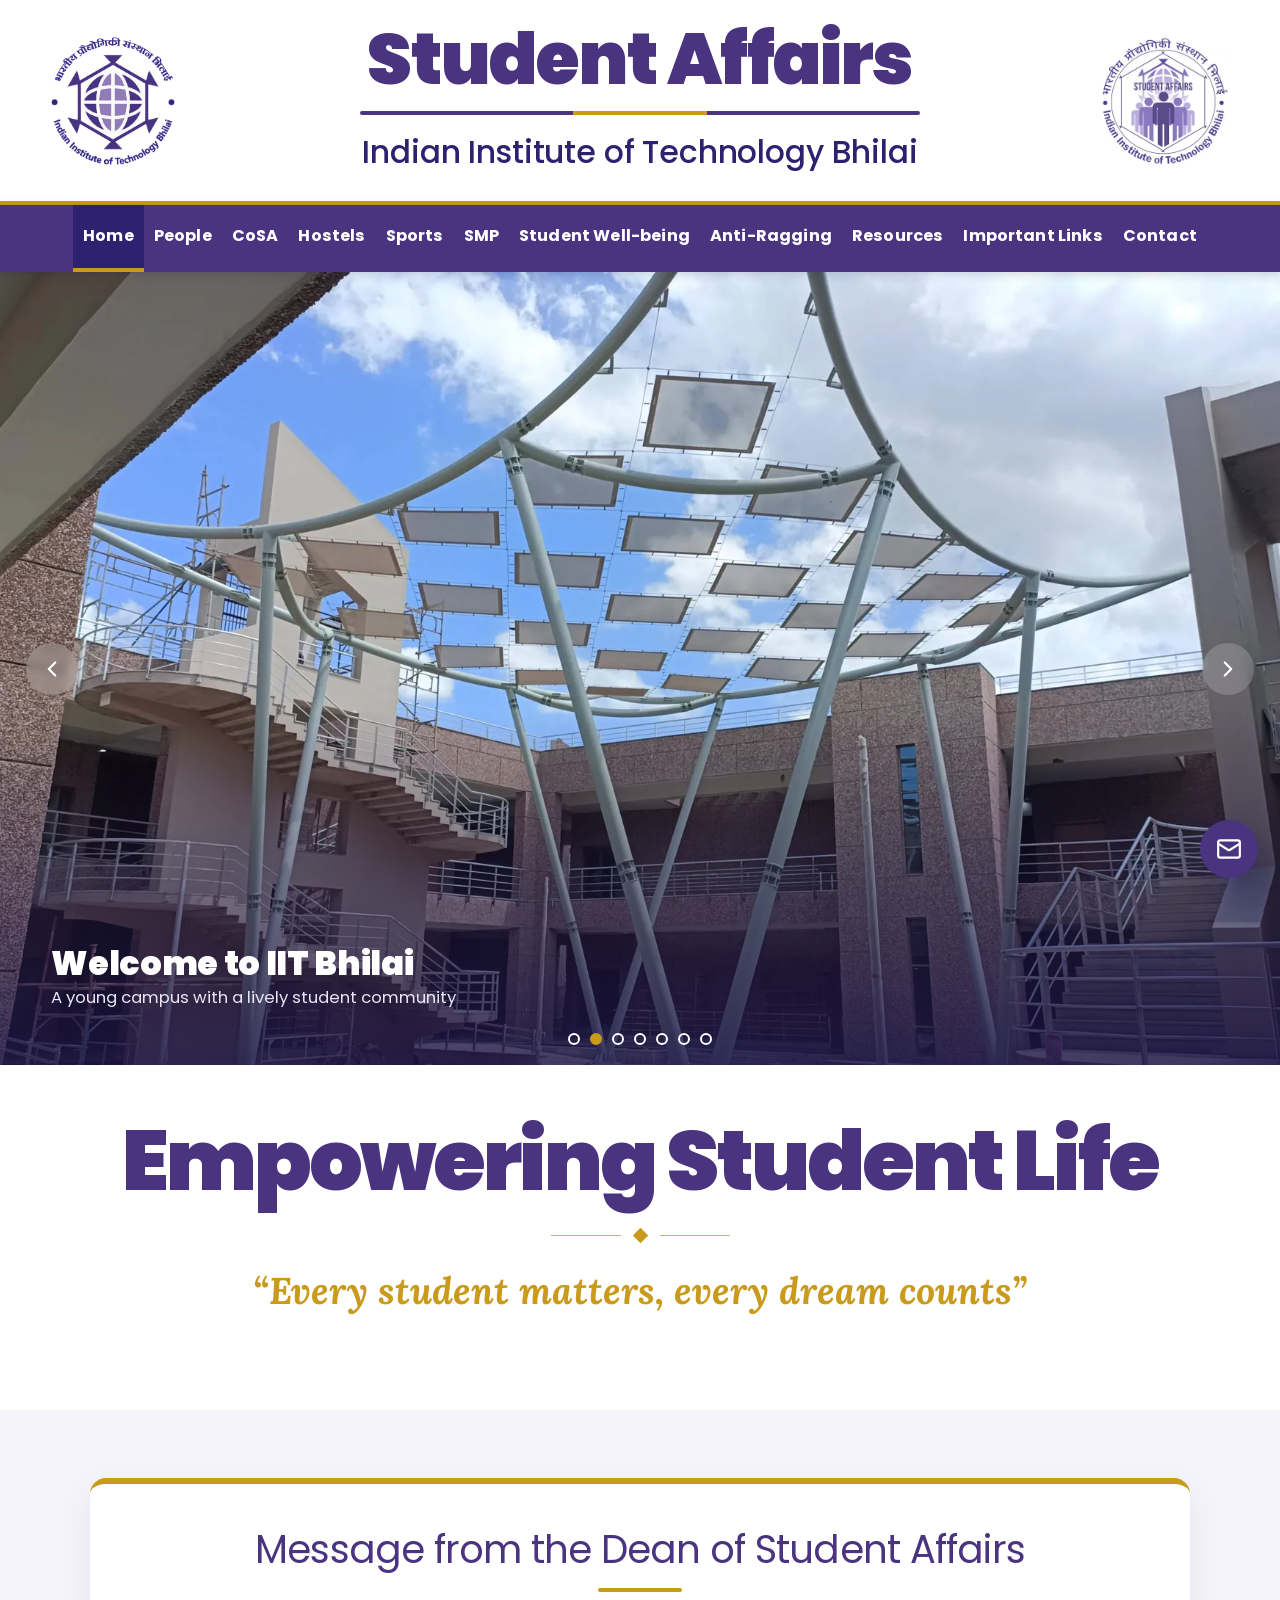
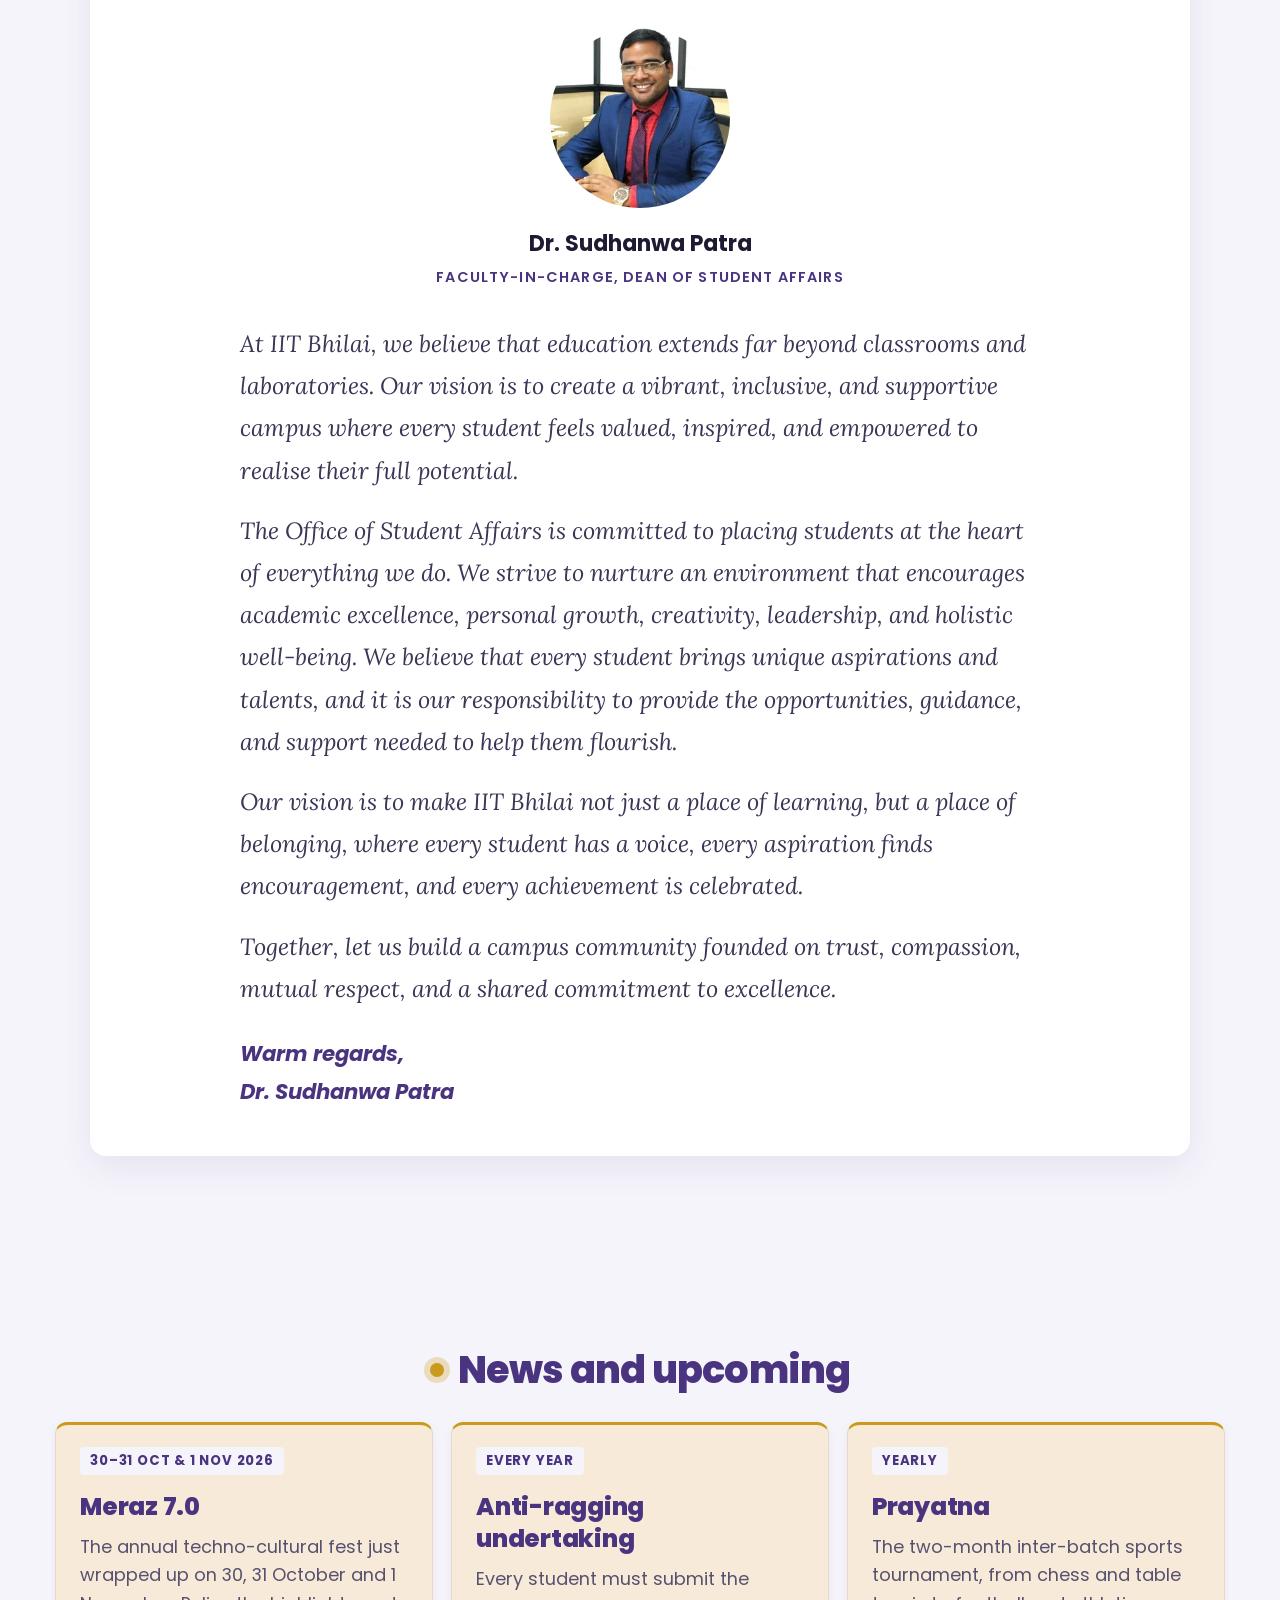
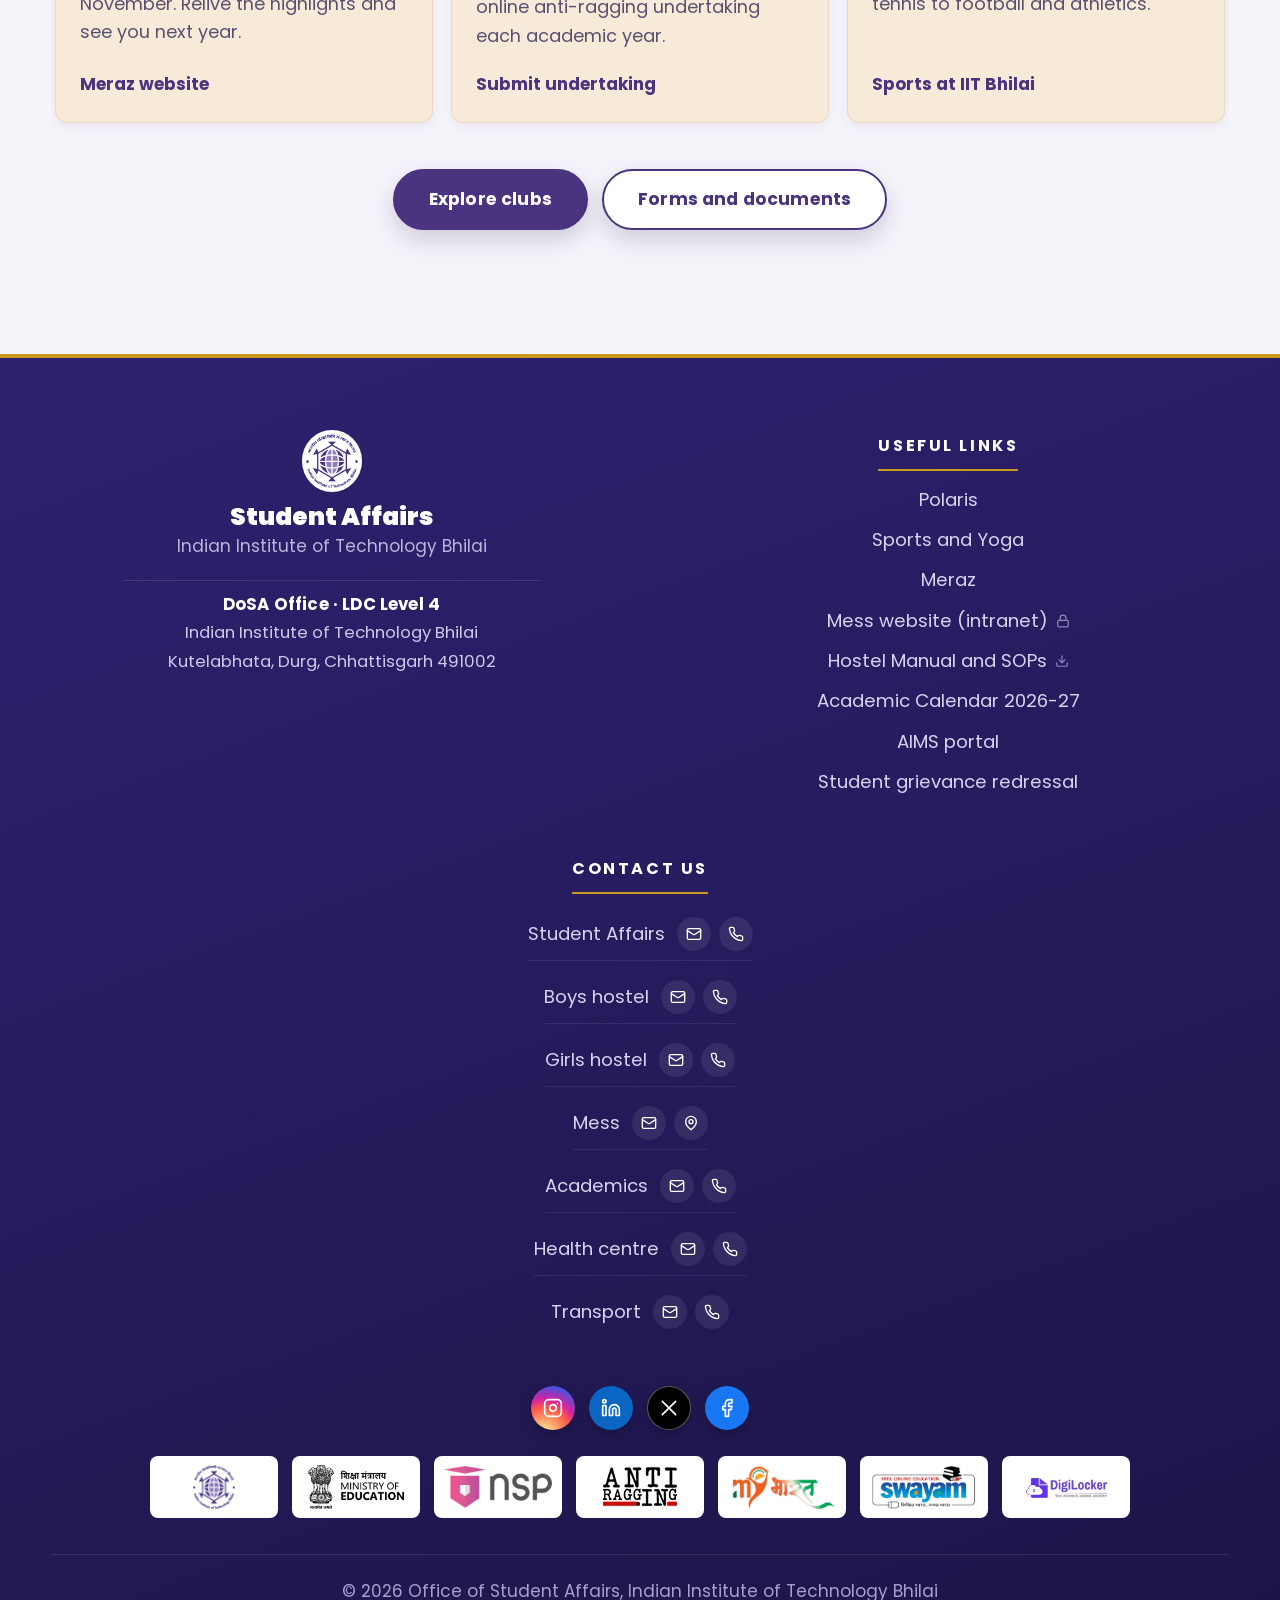
<file: index.html>
<!DOCTYPE html>
<html lang="en">
<head>
<meta charset="utf-8">
<meta name="viewport" content="width=device-width, initial-scale=1, viewport-fit=cover">
<meta name="color-scheme" content="light">
<meta name="description" content="Office of Student Affairs, IIT Bhilai: CoSA, clubs, Meraz, sports, gym, hostels, anti-ragging, forms and useful portals.">
<title>Student Affairs | Indian Institute of Technology Bhilai</title>
<link rel="icon" type="image/png" href="assets/img/logo/iit-bhilai-logo.png">
<link rel="preconnect" href="https://fonts.googleapis.com">
<link rel="preconnect" href="https://fonts.gstatic.com" crossorigin>
<link href="https://fonts.googleapis.com/css2?family=Poppins:wght@400;500;600;700;800;900&family=Lora:ital,wght@0,400;0,500;0,600;1,400&display=swap" rel="stylesheet">
<link rel="stylesheet" href="assets/css/style.css">
</head>
<body>
<span id="top"></span>

<svg width="0" height="0" style="position:absolute" aria-hidden="true">
  <symbol id="i-mail" viewBox="0 0 24 24"><rect width="20" height="16" x="2" y="4" rx="2"/><path d="m22 7-8.97 5.7a1.94 1.94 0 0 1-2.06 0L2 7"/></symbol>
  <symbol id="i-phone" viewBox="0 0 24 24"><path d="M22 16.92v3a2 2 0 0 1-2.18 2 19.79 19.79 0 0 1-8.63-3.07 19.5 19.5 0 0 1-6-6 19.79 19.79 0 0 1-3.07-8.67A2 2 0 0 1 4.11 2h3a2 2 0 0 1 2 1.72 12.84 12.84 0 0 0 .7 2.81 2 2 0 0 1-.45 2.11L8.09 9.91a16 16 0 0 0 6 6l1.27-1.27a2 2 0 0 1 2.11-.45 12.84 12.84 0 0 0 2.81.7A2 2 0 0 1 22 16.92z"/></symbol>
  <symbol id="i-ext" viewBox="0 0 24 24"><path d="M15 3h6v6"/><path d="M10 14 21 3"/><path d="M18 13v6a2 2 0 0 1-2 2H5a2 2 0 0 1-2-2V8a2 2 0 0 1 2-2h6"/></symbol>
  <symbol id="i-down" viewBox="0 0 24 24"><path d="m6 9 6 6 6-6"/></symbol>
  <symbol id="i-left" viewBox="0 0 24 24"><path d="m15 18-6-6 6-6"/></symbol>
  <symbol id="i-right" viewBox="0 0 24 24"><path d="m9 18 6-6-6-6"/></symbol>
  <symbol id="i-x" viewBox="0 0 24 24"><path d="M18 6 6 18M6 6l12 12"/></symbol>
  <symbol id="i-file" viewBox="0 0 24 24"><path d="M21 15v4a2 2 0 0 1-2 2H5a2 2 0 0 1-2-2v-4"/><path d="m7 10 5 5 5-5"/><path d="M12 15V3"/></symbol>
  <symbol id="i-insta" viewBox="0 0 24 24"><rect width="20" height="20" x="2" y="2" rx="5"/><path d="M16 11.37A4 4 0 1 1 12.63 8 4 4 0 0 1 16 11.37z"/><path d="M17.5 6.5h.01"/></symbol>
  <symbol id="i-linkedin" viewBox="0 0 24 24"><path d="M16 8a6 6 0 0 1 6 6v7h-4v-7a2 2 0 0 0-4 0v7h-4v-7a6 6 0 0 1 6-6z"/><rect width="4" height="12" x="2" y="9"/><circle cx="4" cy="4" r="2"/></symbol>
  <symbol id="i-fb" viewBox="0 0 24 24"><path d="M18 2h-3a5 5 0 0 0-5 5v3H7v4h3v8h4v-8h3l1-4h-4V7a1 1 0 0 1 1-1h3z"/></symbol>
  <symbol id="i-xlogo" viewBox="0 0 24 24"><path d="M4 4l16 16M20 4 4 20"/></symbol>
  <symbol id="i-yt" viewBox="0 0 24 24"><path d="M2.5 17a24.12 24.12 0 0 1 0-10 2 2 0 0 1 1.4-1.4 49.56 49.56 0 0 1 16.2 0A2 2 0 0 1 21.5 7a24.12 24.12 0 0 1 0 10 2 2 0 0 1-1.4 1.4 49.55 49.55 0 0 1-16.2 0A2 2 0 0 1 2.5 17"/><path d="m10 15 5-3-5-3z"/></symbol>
  <symbol id="i-pin" viewBox="0 0 24 24"><path d="M20 10c0 6-8 12-8 12s-8-6-8-12a8 8 0 0 1 16 0Z"/><circle cx="12" cy="10" r="3"/></symbol>
  <symbol id="i-lock" viewBox="0 0 24 24"><rect width="18" height="11" x="3" y="11" rx="2"/><path d="M7 11V7a5 5 0 0 1 10 0v4"/></symbol>
  <symbol id="i-web" viewBox="0 0 24 24"><circle cx="12" cy="12" r="10"/><path d="M12 2a14.5 14.5 0 0 0 0 20 14.5 14.5 0 0 0 0-20M2 12h20"/></symbol>
</svg>

<header class="masthead">
  <div class="wrap">
    <a class="logo-main" href="index.html"><img src="assets/img/logo/iit-bhilai-logo.png" alt="Indian Institute of Technology Bhilai logo" width="224" height="128"></a>
    <div class="titleblock">
      <h1>Student Affairs</h1>
      <div class="rule" role="presentation"></div>
      <p>Indian Institute of Technology Bhilai</p>
    </div>
    <div class="logo-2"><img src="assets/img/logo/student-affairs-logo.webp" alt="Student Affairs, IIT Bhilai logo" width="228" height="128"></div>
  </div>
</header>

<nav class="nav" aria-label="Main">
  <div class="wrap">
    <button class="nav-toggle" id="navToggle" aria-expanded="false" aria-controls="menu"><span class="bars"></span>Menu</button>
    <ul class="menu" id="menu">
      <li><a href="index.html" class="active">Home</a></li>
      <li><a href="people.html">People</a></li>
      <li class="has-sub"><a href="cosa.html">CoSA <svg class="ico caret"><use href="#i-down"/></svg></a>
        <ul class="sub">
          <li><a href="cosa.html#cosa">Council of Student Affairs<small>Council and major events</small></a></li>
          <li><a href="cosa.html#meraz">Meraz<small>The annual techno-cultural fest</small></a></li>
          <li><a href="cosa.html#clubs">Clubs<small>Cultural, sci-tech and societies</small></a></li>
        </ul>
      </li>
      <li><a href="hostels.html">Hostels</a></li>
      <li class="has-sub"><a href="sports.html">Sports <svg class="ico caret"><use href="#i-down"/></svg></a>
        <ul class="sub">
          <li><a href="sports.html#sports">Sports and grounds<small>Clubs, courts and Prayatna</small></a></li>
          <li><a href="sports.html#gym">Gym<small>Timings and photos</small></a></li>
          <li><a href="https://sportsandyoga.iitbhilai.ac.in/index.html" target="_blank" rel="noopener">Sports and Yoga site<small>Events, Prayatna and contact</small></a></li>
        </ul>
      </li>
      <li><a href="smp.html">SMP</a></li>
      <li><a href="wellness.html">Student Well-being</a></li>
      <li><a href="anti-ragging.html">Anti-Ragging</a></li>
      <li><a href="resources.html">Resources</a></li>
      <li class="has-sub"><a href="important-links.html">Important Links <svg class="ico caret"><use href="#i-down"/></svg></a>
        <ul class="sub">
          <li><a href="https://polaris.iitbhilai.ac.in/" target="_blank" rel="noopener">Polaris </a></li>
          <li><a href="https://aimsportal.iitbhilai.ac.in/iitbhAims/" target="_blank" rel="noopener">AIMS portal </a></li>
          <li><a href="https://mess.iitbhilai.ac.in/" target="_blank" rel="noopener">Mess website<small>Campus network only</small></a></li>
          <li><a href="https://meraz.iitbhilai.ac.in/" target="_blank" rel="noopener">Meraz </a></li>
          <li><a href="https://www.iitbhilai.ac.in/index.php?pid=placement" target="_blank" rel="noopener">CCPS </a></li>
          <li><a href="https://sac.iitbhilai.ac.in/" target="_blank" rel="noopener">Alumni </a></li>
          <li><a href="important-links.html#portals">Government portals<small>Scholarships, helplines, learning</small></a></li>
        </ul>
      </li>
      <li><a href="contact.html">Contact</a></li>
    </ul>
  </div>
</nav>

<main>

<section id="home">
  <div class="slider" data-slider data-autoplay aria-roledescription="carousel" aria-label="Campus highlights">
    <div class="track" aria-live="off">
      <figure class="slide" aria-roledescription="slide" aria-label="1 of 7">
        <img src="assets/img/hero/ldc-towers.webp" alt="The LDC building, the twin-tower landmark of IIT Bhilai">
        <figcaption><strong>The LDC Building</strong><span>The twin-tower landmark that houses the DoSA office</span></figcaption>
      </figure>
      <figure class="slide" aria-roledescription="slide" aria-label="2 of 7">
        <img src="assets/img/hero/campus.webp" alt="Open-air atrium on the IIT Bhilai campus" loading="lazy">
        <figcaption><strong>Welcome to IIT Bhilai</strong><span>A young campus with a lively student community</span></figcaption>
      </figure>
      <figure class="slide" aria-roledescription="slide" aria-label="3 of 7">
        <img src="assets/img/hero/cultural.webp" alt="Dance troupe performing on a spotlit stage" loading="lazy">
        <figcaption><strong>Cultural Council</strong><span>Dance, drama, music, art and more</span></figcaption>
      </figure>
      <figure class="slide" aria-roledescription="slide" aria-label="4 of 7">
        <img src="assets/img/gym/gym-1.webp" alt="Rows of racks and benches in the institute gym" loading="lazy">
        <figcaption><strong>The institute gym</strong><span>Modern machines, open morning and evening</span></figcaption>
      </figure>
      <figure class="slide" aria-roledescription="slide" aria-label="5 of 7">
        <img src="assets/img/hero/ed-blocks.webp" alt="ED1 and ED2 academic blocks on campus" loading="lazy">
        <figcaption><strong>ED1 &amp; ED2</strong><span>The academic blocks, where classes happen</span></figcaption>
      </figure>
      <figure class="slide" aria-roledescription="slide" aria-label="6 of 7">
        <img src="assets/img/hero/batchphoto.webp" alt="The batch of IIT Bhilai students on the LDC steps" loading="lazy">
        <figcaption><strong>The batch of 2026-27</strong><span>Fresh faces, one staircase</span></figcaption>
      </figure>
      <figure class="slide" aria-roledescription="slide" aria-label="7 of 7">
        <img src="assets/img/campus/corridor.webp" alt="The covered corridor with D5 signage and students walking" loading="lazy">
        <figcaption><strong>The corridor</strong><span>Between academic blocks and the lawn</span></figcaption>
      </figure>
    </div>
    <button class="sl-btn prev" aria-label="Previous slide"><svg class="ico"><use href="#i-left"/></svg></button>
    <button class="sl-btn next" aria-label="Next slide"><svg class="ico"><use href="#i-right"/></svg></button>
    <div class="dots" role="group" aria-label="Choose slide"></div>
  </div>

  <div class="wrap intro">
    <h2>Empowering Student Life</h2>
    <div class="intro-ornament" aria-hidden="true"><span></span></div>
    <p class="tagline">&ldquo;Every student matters, every dream counts&rdquo;</p>
  </div>
</section>

<section id="motive" class="tint">
  <div class="wrap">
    <figure class="dean-feature">
      <h2 class="dean-title">Message from the Dean of Student Affairs</h2>
      <div class="dean-body">
        <div class="dean-person">
          <img src="assets/img/people/patra.webp" alt="Dr. Sudhanwa Patra" loading="lazy">
          <h4>Dr. Sudhanwa Patra</h4>
          <p>Faculty-in-Charge, Dean of Student Affairs</p>
        </div>
        <blockquote class="dean-quote">
          <p>At IIT Bhilai, we believe that education extends far beyond classrooms and laboratories. Our vision is to create a vibrant, inclusive, and supportive campus where every student feels valued, inspired, and empowered to realise their full potential.</p>
          <p>The Office of Student Affairs is committed to placing students at the heart of everything we do. We strive to nurture an environment that encourages academic excellence, personal growth, creativity, leadership, and holistic well-being. We believe that every student brings unique aspirations and talents, and it is our responsibility to provide the opportunities, guidance, and support needed to help them flourish.</p>
          <p>Our vision is to make IIT Bhilai not just a place of learning, but a place of belonging, where every student has a voice, every aspiration finds encouragement, and every achievement is celebrated.</p>
          <p>Together, let us build a campus community founded on trust, compassion, mutual respect, and a shared commitment to excellence.</p>
          <footer>Warm regards,<br>Dr. Sudhanwa Patra</footer>
        </blockquote>
      </div>
    </figure>
  </div>
</section>

<section id="news-section" class="tint" aria-labelledby="newsTitle">
  <div class="wrap news">
    <div class="news-bar">
      <h2 class="news-title" id="newsTitle">News and upcoming</h2>
      <div class="news-nav">
        <button class="news-btn" type="button" data-dir="-1" aria-label="Previous news"><svg class="ico"><use href="#i-left"/></svg></button>
        <button class="news-btn" type="button" data-dir="1" aria-label="Next news"><svg class="ico"><use href="#i-right"/></svg></button>
      </div>
    </div>
    <div class="news-track" data-news tabindex="0" aria-label="News items, scroll sideways for more">
      <article class="news-card"><span class="news-date">30–31 Oct &amp; 1 Nov 2026</span><h3>Meraz 7.0</h3><p>The annual techno-cultural fest just wrapped up on 30, 31 October and 1 November. Relive the highlights and see you next year.</p><a href="https://meraz.iitbhilai.ac.in/" target="_blank" rel="noopener">Meraz website</a></article>
      <article class="news-card"><span class="news-date">Every year</span><h3>Anti-ragging undertaking</h3><p>Every student must submit the online anti-ragging undertaking each academic year.</p><a href="https://www.antiragging.in/" target="_blank" rel="noopener">Submit undertaking</a></article>
      <article class="news-card"><span class="news-date">Yearly</span><h3>Prayatna</h3><p>The two-month inter-batch sports tournament, from chess and table tennis to football and athletics.</p><a href="sports.html#sports">Sports at IIT Bhilai</a></article>
    </div>
    <div class="news-cta">
      <a class="btn primary" href="cosa.html#clubs">Explore clubs</a>
      <a class="btn ghost" href="resources.html">Forms and documents</a>
    </div>
  </div>
</section>

</main>

<footer class="site-footer">
  <div class="wrap">
    <div class="f-grid">
      <div>
        <div class="f-brand"><img src="assets/img/logo/iit-bhilai-logo.png" alt="" width="60" height="62"><div><strong>Student Affairs</strong><span>Indian Institute of Technology Bhilai</span></div></div>
        <address class="f-address">
  <span><b>DoSA Office · LDC Level 4</b></span>
  <span>Indian Institute of Technology Bhilai</span>
  <span>Kutelabhata, Durg, Chhattisgarh 491002</span>
</address>
      </div>
      <div>
        <p class="f-title">Useful links</p>
        <ul class="f-list">
          <li><a href="https://polaris.iitbhilai.ac.in/" target="_blank" rel="noopener">Polaris </a></li>
          <li><a href="https://sportsandyoga.iitbhilai.ac.in/index.html" target="_blank" rel="noopener">Sports and Yoga </a></li>
          <li><a href="https://meraz.iitbhilai.ac.in/" target="_blank" rel="noopener">Meraz </a></li>
          <li><a href="https://mess.iitbhilai.ac.in/" target="_blank" rel="noopener">Mess website (intranet) <svg class="ico"><use href="#i-lock"/></svg></a></li>
          <li><a href="assets/docs/Hostel%20Manual%20_Updated(new).pdf" target="_blank" rel="noopener">Hostel Manual and SOPs <svg class="ico"><use href="#i-file"/></svg></a></li>
          <li><a href="assets/docs/Academic-Calendar-2026-27-Winter.pdf" target="_blank" rel="noopener">Academic Calendar 2026-27 </a></li>
          <li><a href="https://aimsportal.iitbhilai.ac.in/iitbhAims/" target="_blank" rel="noopener">AIMS portal </a></li>
          <li><a href="https://www.iitbhilai.ac.in/index.php?pid=student_grievance" target="_blank" rel="noopener">Student grievance redressal </a></li>
          </ul>
      </div>
      <div>
        <p class="f-title">Contact us</p>
        <ul class="f-list f-contacts">
          <li><span>Student Affairs</span><span class="acts"><a href="mailto:studentaffairs@iitbhilai.ac.in" aria-label="Email Student Affairs"><svg class="ico"><use href="#i-mail"/></svg></a><a href="tel:07882991608" aria-label="Call Student Affairs"><svg class="ico"><use href="#i-phone"/></svg></a></span></li>
          <li><span>Boys hostel</span><span class="acts"><a href="mailto:hostel_gopad@iitbhilai.ac.in" aria-label="Email boys hostel"><svg class="ico"><use href="#i-mail"/></svg></a><a href="tel:+919424283715" aria-label="Call boys hostel"><svg class="ico"><use href="#i-phone"/></svg></a></span></li>
          <li><span>Girls hostel</span><span class="acts"><a href="mailto:hostel_indravati@iitbhilai.ac.in" aria-label="Email girls hostel"><svg class="ico"><use href="#i-mail"/></svg></a><a href="tel:+919406256993" aria-label="Call girls hostel"><svg class="ico"><use href="#i-phone"/></svg></a></span></li>
          <li><span>Mess</span><span class="acts"><a href="mailto:messcoordinator@iitbhilai.ac.in" aria-label="Email the mess coordinator"><svg class="ico"><use href="#i-mail"/></svg></a><a href="https://maps.app.goo.gl/VnPGnJqzifBFkQjk9" target="_blank" rel="noopener" aria-label="Mess location on Google Maps"><svg class="ico"><use href="#i-pin"/></svg></a></span></li>
          <li><span>Academics</span><span class="acts"><a href="mailto:academics@iitbhilai.ac.in" aria-label="Email academics office"><svg class="ico"><use href="#i-mail"/></svg></a><a href="tel:07882991609" aria-label="Call academics office"><svg class="ico"><use href="#i-phone"/></svg></a></span></li>
          <li><span>Health centre</span><span class="acts"><a href="mailto:healthcenter@iitbhilai.ac.in" aria-label="Email health centre"><svg class="ico"><use href="#i-mail"/></svg></a><a href="tel:+919424283691" aria-label="Call health centre"><svg class="ico"><use href="#i-phone"/></svg></a></span></li>
          <li><span>Transport</span><span class="acts"><a href="mailto:traveldesk@iitbhilai.ac.in" aria-label="Email travel desk"><svg class="ico"><use href="#i-mail"/></svg></a><a href="tel:+919907940717" aria-label="Call travel desk"><svg class="ico"><use href="#i-phone"/></svg></a></span></li>
        </ul>
      </div>
    </div>
    <div class="f-social" aria-label="Social media">
      <a href="https://www.instagram.com/cosa_iitbhilai/" target="_blank" rel="noopener" class="s-insta" aria-label="CoSA on Instagram"><svg class="ico"><use href="#i-insta"/></svg></a>
      <a href="https://www.linkedin.com/school/iit-bhilai/" target="_blank" rel="noopener" class="s-linkedin" aria-label="IIT Bhilai on LinkedIn"><svg class="ico"><use href="#i-linkedin"/></svg></a>
      <a href="https://x.com/IIT_Bhilai" target="_blank" rel="noopener" class="s-x" aria-label="IIT Bhilai on X"><svg class="ico"><use href="#i-xlogo"/></svg></a>
      <a href="https://www.facebook.com/iit.bh/" target="_blank" rel="noopener" class="s-fb" aria-label="IIT Bhilai on Facebook"><svg class="ico"><use href="#i-fb"/></svg></a>
      <!-- <a href="https://youtube.com/@smp_iit_bhilai" target="_blank" rel="noopener" class="s-yt" aria-label="SMP IIT Bhilai on YouTube"><svg class="ico"><use href="#i-yt"/></svg></a> -->
    </div>
    <div class="f-logos" aria-label="Useful websites">
      <a href="https://www.iitbhilai.ac.in/" target="_blank" rel="noopener" title="IIT Bhilai"><img src="assets/img/logo/iit-bhilai-logo.png" alt="IIT Bhilai" loading="lazy"></a>
      <a href="https://www.education.gov.in/" target="_blank" rel="noopener" title="Ministry of Education"><img src="assets/img/footer/moe.webp" alt="Ministry of Education" loading="lazy"></a>
      <a href="https://scholarships.gov.in/" target="_blank" rel="noopener" title="National Scholarship Portal"><img src="assets/img/footer/nsp.webp" alt="National Scholarship Portal" loading="lazy"></a>
      <a href="https://www.antiragging.in/" target="_blank" rel="noopener" title="National Anti-Ragging Portal"><img src="assets/img/footer/antiragging.webp" alt="National Anti-Ragging Portal" loading="lazy"></a>
      <a href="https://mybharat.gov.in/" target="_blank" rel="noopener" title="MY Bharat"><img src="assets/img/footer/mybharat.webp" alt="MY Bharat" loading="lazy"></a>
      <a href="https://swayam.gov.in/" target="_blank" rel="noopener" title="SWAYAM"><img src="assets/img/footer/swayam.webp" alt="SWAYAM" loading="lazy"></a>
      <a href="https://www.digilocker.gov.in/" target="_blank" rel="noopener" title="DigiLocker"><img src="assets/img/footer/digilocker.webp" alt="DigiLocker" loading="lazy"></a>
    </div>
    <div class="f-bottom">
      <span>&copy; 2026 Office of Student Affairs, Indian Institute of Technology Bhilai</span>
    </div>
  </div>
</footer>

<a class="fab-contact" href="contact.html" aria-label="Contact the Student Affairs office"><svg class="ico"><use href="#i-mail"/></svg></a>
<script src="assets/js/main.js?v=3"></script>
</body>
</html>
</file>
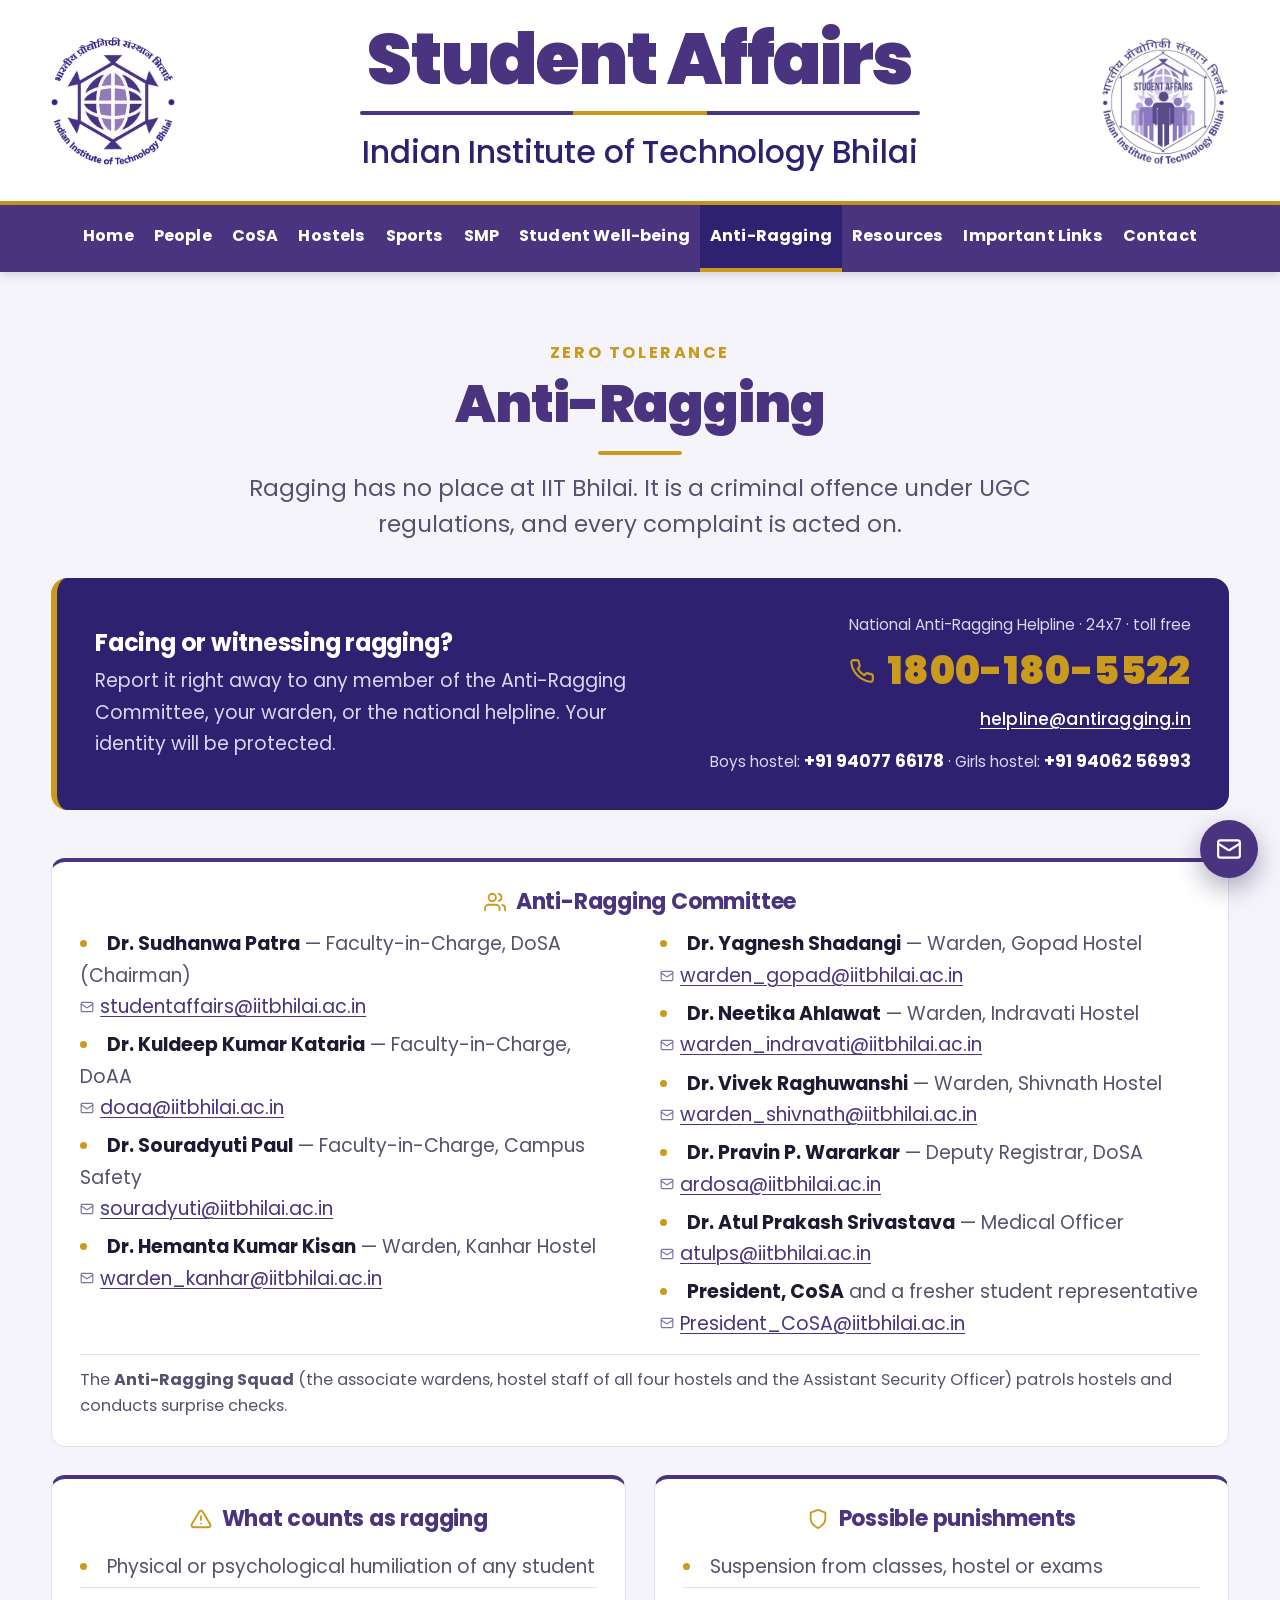
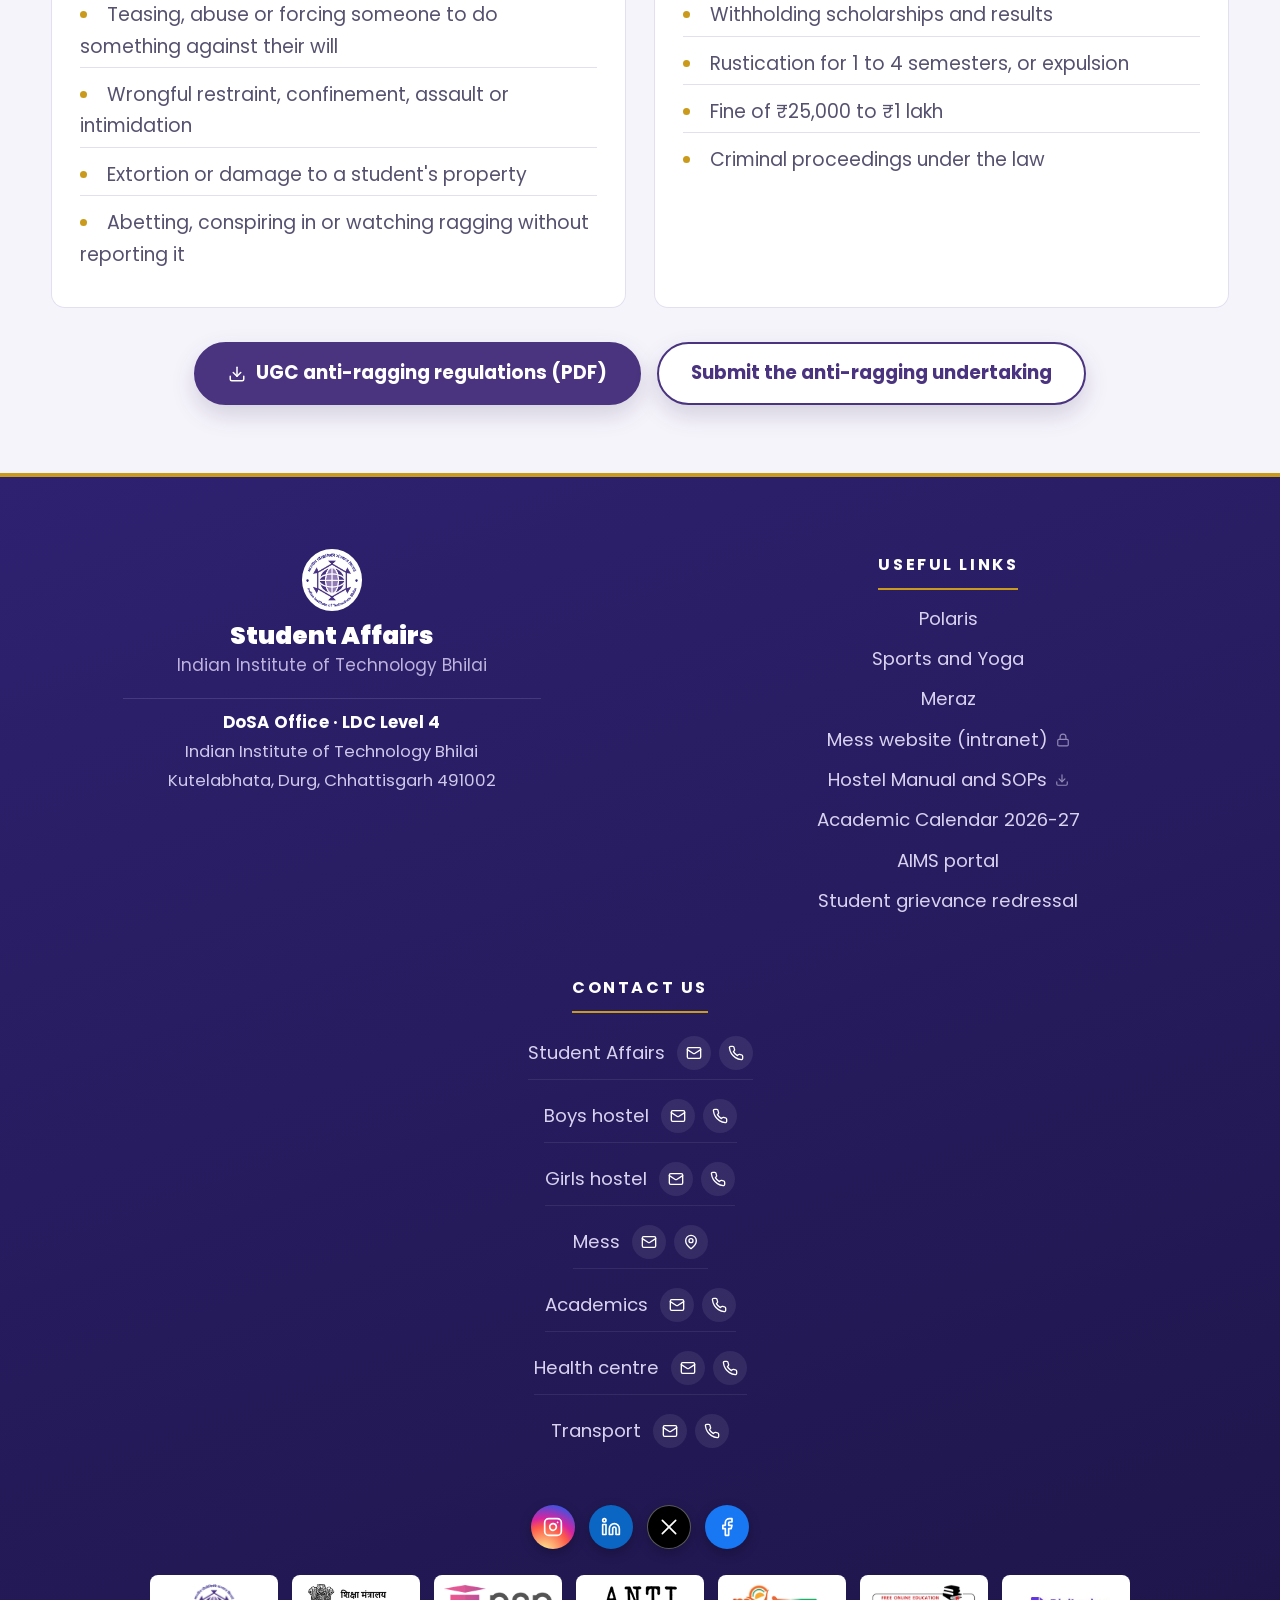
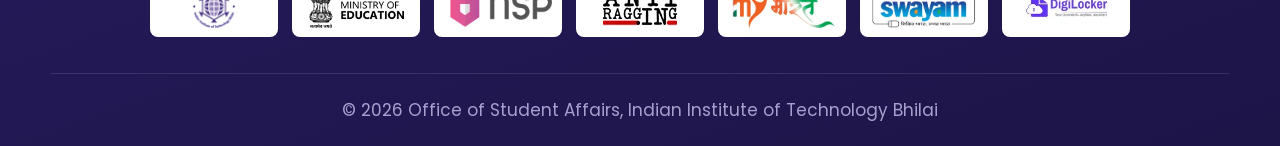
<file: anti-ragging.html>
<!DOCTYPE html>
<html lang="en">
<head>
<meta charset="utf-8">
<meta name="viewport" content="width=device-width, initial-scale=1, viewport-fit=cover">
<meta name="color-scheme" content="light">
<meta name="description" content="Anti-ragging committee, helplines and UGC regulations at IIT Bhilai.">
<title>Anti-Ragging | Student Affairs, IIT Bhilai</title>
<link rel="icon" type="image/png" href="assets/img/logo/iit-bhilai-logo.png">
<link rel="preconnect" href="https://fonts.googleapis.com">
<link rel="preconnect" href="https://fonts.gstatic.com" crossorigin>
<link href="https://fonts.googleapis.com/css2?family=Poppins:wght@400;500;600;700;800;900&display=swap" rel="stylesheet">
<link rel="stylesheet" href="assets/css/style.css">
</head>
<body>
<span id="top"></span>

<svg width="0" height="0" style="position:absolute" aria-hidden="true">
  <symbol id="i-mail" viewBox="0 0 24 24"><rect width="20" height="16" x="2" y="4" rx="2"/><path d="m22 7-8.97 5.7a1.94 1.94 0 0 1-2.06 0L2 7"/></symbol>
  <symbol id="i-phone" viewBox="0 0 24 24"><path d="M22 16.92v3a2 2 0 0 1-2.18 2 19.79 19.79 0 0 1-8.63-3.07 19.5 19.5 0 0 1-6-6 19.79 19.79 0 0 1-3.07-8.67A2 2 0 0 1 4.11 2h3a2 2 0 0 1 2 1.72 12.84 12.84 0 0 0 .7 2.81 2 2 0 0 1-.45 2.11L8.09 9.91a16 16 0 0 0 6 6l1.27-1.27a2 2 0 0 1 2.11-.45 12.84 12.84 0 0 0 2.81.7A2 2 0 0 1 22 16.92z"/></symbol>
  <symbol id="i-ext" viewBox="0 0 24 24"><path d="M15 3h6v6"/><path d="M10 14 21 3"/><path d="M18 13v6a2 2 0 0 1-2 2H5a2 2 0 0 1-2-2V8a2 2 0 0 1 2-2h6"/></symbol>
  <symbol id="i-down" viewBox="0 0 24 24"><path d="m6 9 6 6 6-6"/></symbol>
  <symbol id="i-left" viewBox="0 0 24 24"><path d="m15 18-6-6 6-6"/></symbol>
  <symbol id="i-right" viewBox="0 0 24 24"><path d="m9 18 6-6-6-6"/></symbol>
  <symbol id="i-x" viewBox="0 0 24 24"><path d="M18 6 6 18M6 6l12 12"/></symbol>
  <symbol id="i-file" viewBox="0 0 24 24"><path d="M21 15v4a2 2 0 0 1-2 2H5a2 2 0 0 1-2-2v-4"/><path d="m7 10 5 5 5-5"/><path d="M12 15V3"/></symbol>
  <symbol id="i-insta" viewBox="0 0 24 24"><rect width="20" height="20" x="2" y="2" rx="5"/><path d="M16 11.37A4 4 0 1 1 12.63 8 4 4 0 0 1 16 11.37z"/><path d="M17.5 6.5h.01"/></symbol>
  <symbol id="i-linkedin" viewBox="0 0 24 24"><path d="M16 8a6 6 0 0 1 6 6v7h-4v-7a2 2 0 0 0-4 0v7h-4v-7a6 6 0 0 1 6-6z"/><rect width="4" height="12" x="2" y="9"/><circle cx="4" cy="4" r="2"/></symbol>
  <symbol id="i-fb" viewBox="0 0 24 24"><path d="M18 2h-3a5 5 0 0 0-5 5v3H7v4h3v8h4v-8h3l1-4h-4V7a1 1 0 0 1 1-1h3z"/></symbol>
  <symbol id="i-xlogo" viewBox="0 0 24 24"><path d="M4 4l16 16M20 4 4 20"/></symbol>
  <symbol id="i-yt" viewBox="0 0 24 24"><path d="M2.5 17a24.12 24.12 0 0 1 0-10 2 2 0 0 1 1.4-1.4 49.56 49.56 0 0 1 16.2 0A2 2 0 0 1 21.5 7a24.12 24.12 0 0 1 0 10 2 2 0 0 1-1.4 1.4 49.55 49.55 0 0 1-16.2 0A2 2 0 0 1 2.5 17"/><path d="m10 15 5-3-5-3z"/></symbol>
  <symbol id="i-pin" viewBox="0 0 24 24"><path d="M20 10c0 6-8 12-8 12s-8-6-8-12a8 8 0 0 1 16 0Z"/><circle cx="12" cy="10" r="3"/></symbol>
  <symbol id="i-lock" viewBox="0 0 24 24"><rect width="18" height="11" x="3" y="11" rx="2"/><path d="M7 11V7a5 5 0 0 1 10 0v4"/></symbol>
  <symbol id="i-web" viewBox="0 0 24 24"><circle cx="12" cy="12" r="10"/><path d="M12 2a14.5 14.5 0 0 0 0 20 14.5 14.5 0 0 0 0-20M2 12h20"/></symbol>
  <symbol id="i-users" viewBox="0 0 24 24"><path d="M17 21v-2a4 4 0 0 0-4-4H5a4 4 0 0 0-4 4v2"/><circle cx="9" cy="7" r="4"/><path d="M23 21v-2a4 4 0 0 0-3-3.87"/><path d="M16 3.13a4 4 0 0 1 0 7.75"/></symbol>
  <symbol id="i-alert" viewBox="0 0 24 24"><path d="M10.29 3.86 1.82 18a2 2 0 0 0 1.71 3h16.94a2 2 0 0 0 1.71-3L13.71 3.86a2 2 0 0 0-3.42 0z"/><path d="M12 9v4"/><path d="M12 17h.01"/></symbol>
  <symbol id="i-shield" viewBox="0 0 24 24"><path d="M12 22s8-4 8-10V5l-8-3-8 3v7c0 6 8 10 8 10z"/></symbol>
</svg>

<header class="masthead">
  <div class="wrap">
    <a class="logo-main" href="index.html"><img src="assets/img/logo/iit-bhilai-logo.png" alt="Indian Institute of Technology Bhilai logo" width="124" height="128"></a>
    <div class="titleblock">
      <h1>Student Affairs</h1>
      <div class="rule" role="presentation"></div>
      <p>Indian Institute of Technology Bhilai</p>
    </div>
    <div class="logo-2"><img src="assets/img/logo/student-affairs-logo.webp" alt="Student Affairs, IIT Bhilai logo" width="128" height="128"></div>
  </div>
</header>

<nav class="nav" aria-label="Main">
  <div class="wrap">
    <button class="nav-toggle" id="navToggle" aria-expanded="false" aria-controls="menu"><span class="bars"></span>Menu</button>
    <ul class="menu" id="menu">
      <li><a href="index.html">Home</a></li>
      <li><a href="people.html">People</a></li>
      <li class="has-sub"><a href="cosa.html">CoSA <svg class="ico caret"><use href="#i-down"/></svg></a>
        <ul class="sub">
          <li><a href="cosa.html#cosa">Council of Student Affairs<small>Council and major events</small></a></li>
          <li><a href="cosa.html#meraz">Meraz 7.0<small>The annual techno-cultural fest</small></a></li>
          <li><a href="cosa.html#clubs">Clubs<small>Cultural, sci-tech and societies</small></a></li>
        </ul>
      </li>
      <li><a href="hostels.html">Hostels</a></li>
      <li class="has-sub"><a href="sports.html">Sports <svg class="ico caret"><use href="#i-down"/></svg></a>
        <ul class="sub">
          <li><a href="sports.html#sports">Sports and grounds<small>Clubs, courts and Prayatna</small></a></li>
          <li><a href="sports.html#gym">Gym<small>Timings and photos</small></a></li>
          <li><a href="https://sportsandyoga.iitbhilai.ac.in/index.html" target="_blank" rel="noopener">Sports and Yoga site<small>Events, Prayatna and contact</small></a></li>
        </ul>
      </li>
      <li><a href="smp.html">SMP</a></li>
      <li><a href="wellness.html">Student Well-being</a></li>
      <li><a href="anti-ragging.html" class="active">Anti-Ragging</a></li>
      <li><a href="resources.html">Resources</a></li>
      <li class="has-sub"><a href="important-links.html">Important Links <svg class="ico caret"><use href="#i-down"/></svg></a>
        <ul class="sub">
          <li><a href="https://polaris.iitbhilai.ac.in/" target="_blank" rel="noopener">Polaris </a></li>
          <li><a href="https://aimsportal.iitbhilai.ac.in/iitbhAims/" target="_blank" rel="noopener">AIMS portal </a></li>
          <li><a href="https://mess.iitbhilai.ac.in/" target="_blank" rel="noopener">Mess website<small>Campus network only</small></a></li>
          <li><a href="https://meraz.iitbhilai.ac.in/" target="_blank" rel="noopener">Meraz </a></li>
          <li><a href="https://www.iitbhilai.ac.in/index.php?pid=placement" target="_blank" rel="noopener">CCPS </a></li>
          <li><a href="https://sac.iitbhilai.ac.in/" target="_blank" rel="noopener">Alumni </a></li>
          <li><a href="important-links.html#portals">Government portals<small>Scholarships, helplines, learning</small></a></li>
        </ul>
      </li>
      <li><a href="contact.html">Contact</a></li>
    </ul>
  </div>
</nav>

<main>

<section id="anti-ragging" class="tint">
  <div class="wrap">
    <div class="head">
      <span class="eyebrow">Zero tolerance</span>
      <h2>Anti-Ragging</h2>
      <p class="lead">Ragging has no place at IIT Bhilai. It is a criminal offence under UGC regulations, and every complaint is acted on.</p>
    </div>
    <div class="alert">
      <div class="alert-copy">
        <h3>Facing or witnessing ragging?</h3>
        <p>Report it right away to any member of the Anti-Ragging Committee, your warden, or the national helpline. Your identity will be protected.</p>
      </div>
      <div class="helpline">
        <small>National Anti-Ragging Helpline · 24x7 · toll free</small>
        <a class="hl-num" href="tel:18001805522"><svg class="ico"><use href="#i-phone"/></svg>1800-180-5522</a>
        <a class="mail" href="mailto:helpline@antiragging.in">helpline@antiragging.in</a>
        <small class="hostel-lines">Boys hostel: <a href="tel:+919407766178">+91 94077 66178</a> · Girls hostel: <a href="tel:+919406256993">+91 94062 56993</a></small>
      </div>
    </div>
    <div class="ar-grid">
      <div class="ar-card committee">
        <h3><svg class="ico"><use href="#i-users"/></svg>Anti-Ragging Committee</h3>
        <ul>
          <li><strong>Dr. Sudhanwa Patra</strong> — Faculty-in-Charge, DoSA (Chairman)<br><a href="mailto:studentaffairs@iitbhilai.ac.in"><svg class="ico"><use href="#i-mail"/></svg>studentaffairs@iitbhilai.ac.in</a></li>
          <li><strong>Dr. Kuldeep Kumar Kataria</strong> — Faculty-in-Charge, DoAA<br><a href="mailto:doaa@iitbhilai.ac.in"><svg class="ico"><use href="#i-mail"/></svg>doaa@iitbhilai.ac.in</a></li>
          <li><strong>Dr. Souradyuti Paul</strong> — Faculty-in-Charge, Campus Safety<br><a href="mailto:souradyuti@iitbhilai.ac.in"><svg class="ico"><use href="#i-mail"/></svg>souradyuti@iitbhilai.ac.in</a></li>
          <li><strong>Dr. Hemanta Kumar Kisan</strong> — Warden, Kanhar Hostel<br><a href="mailto:warden_kanhar@iitbhilai.ac.in"><svg class="ico"><use href="#i-mail"/></svg>warden_kanhar@iitbhilai.ac.in</a></li>
          <li><strong>Dr. Yagnesh Shadangi</strong> — Warden, Gopad Hostel<br><a href="mailto:warden_gopad@iitbhilai.ac.in"><svg class="ico"><use href="#i-mail"/></svg>warden_gopad@iitbhilai.ac.in</a></li>
          <li><strong>Dr. Neetika Ahlawat</strong> — Warden, Indravati Hostel<br><a href="mailto:warden_indravati@iitbhilai.ac.in"><svg class="ico"><use href="#i-mail"/></svg>warden_indravati@iitbhilai.ac.in</a></li>
          <li><strong>Dr. Vivek Raghuwanshi</strong> — Warden, Shivnath Hostel<br><a href="mailto:warden_shivnath@iitbhilai.ac.in"><svg class="ico"><use href="#i-mail"/></svg>warden_shivnath@iitbhilai.ac.in</a></li>
          <li><strong>Dr. Pravin P. Wararkar</strong> — Deputy Registrar, DoSA<br><a href="mailto:ardosa@iitbhilai.ac.in"><svg class="ico"><use href="#i-mail"/></svg>ardosa@iitbhilai.ac.in</a></li>
          <li><strong>Dr. Atul Prakash Srivastava</strong> — Medical Officer<br><a href="mailto:atulps@iitbhilai.ac.in"><svg class="ico"><use href="#i-mail"/></svg>atulps@iitbhilai.ac.in</a></li>
          <li><strong>President, CoSA</strong> and a fresher student representative<br><a href="mailto:President_CoSA@iitbhilai.ac.in"><svg class="ico"><use href="#i-mail"/></svg>President_CoSA@iitbhilai.ac.in</a></li>
        </ul>
        <p class="ar-note">The <b>Anti-Ragging Squad</b> (the associate wardens, hostel staff of all four hostels and the Assistant Security Officer) patrols hostels and conducts surprise checks.</p>
      </div>
      <div class="ar-card">
        <h3><svg class="ico"><use href="#i-alert"/></svg>What counts as ragging</h3>
        <ul>
          <li>Physical or psychological humiliation of any student</li>
          <li>Teasing, abuse or forcing someone to do something against their will</li>
          <li>Wrongful restraint, confinement, assault or intimidation</li>
          <li>Extortion or damage to a student's property</li>
          <li>Abetting, conspiring in or watching ragging without reporting it</li>
        </ul>
      </div>
      <div class="ar-card">
        <h3><svg class="ico"><use href="#i-shield"/></svg>Possible punishments</h3>
        <ul>
          <li>Suspension from classes, hostel or exams</li>
          <li>Withholding scholarships and results</li>
          <li>Rustication for 1 to 4 semesters, or expulsion</li>
          <li>Fine of ₹25,000 to ₹1 lakh</li>
          <li>Criminal proceedings under the law</li>
        </ul>
      </div>
    </div>
    <div class="btns ar-btns">
      <a class="btn primary" href="assets/docs/anti-ragging-ugc-regulations.pdf" target="_blank" rel="noopener"><svg class="ico"><use href="#i-file"/></svg>UGC anti-ragging regulations (PDF)</a>
      <a class="btn ghost" href="https://www.antiragging.in/" target="_blank" rel="noopener">Submit the anti-ragging undertaking</a>
    </div>
  </div>
</section>

</main>

<footer class="site-footer">
  <div class="wrap">
    <div class="f-grid">
      <div>
        <div class="f-brand"><img src="assets/img/logo/iit-bhilai-logo.png" alt="" width="60" height="62"><div><strong>Student Affairs</strong><span>Indian Institute of Technology Bhilai</span></div></div>
        <address class="f-address">
  <span><b>DoSA Office · LDC Level 4</b></span>
  <span>Indian Institute of Technology Bhilai</span>
  <span>Kutelabhata, Durg, Chhattisgarh 491002</span>
</address>
      </div>
      <div>
        <p class="f-title">Useful links</p>
        <ul class="f-list">
          <li><a href="https://polaris.iitbhilai.ac.in/" target="_blank" rel="noopener">Polaris </a></li>
          <li><a href="https://sportsandyoga.iitbhilai.ac.in/index.html" target="_blank" rel="noopener">Sports and Yoga </a></li>
          <li><a href="https://meraz.iitbhilai.ac.in/" target="_blank" rel="noopener">Meraz </a></li>
          <li><a href="https://mess.iitbhilai.ac.in/" target="_blank" rel="noopener">Mess website (intranet) <svg class="ico"><use href="#i-lock"/></svg></a></li>
          <li><a href="assets/docs/Hostel%20Manual%20_Updated(new).pdf" target="_blank" rel="noopener">Hostel Manual and SOPs <svg class="ico"><use href="#i-file"/></svg></a></li>
          <li><a href="assets/docs/Academic-Calendar-2026-27-Winter.pdf" target="_blank" rel="noopener">Academic Calendar 2026-27 </a></li>
          <li><a href="https://aimsportal.iitbhilai.ac.in/iitbhAims/" target="_blank" rel="noopener">AIMS portal </a></li>
          <li><a href="https://www.iitbhilai.ac.in/index.php?pid=student_grievance" target="_blank" rel="noopener">Student grievance redressal </a></li>
          </ul>
      </div>
      <div>
        <p class="f-title">Contact us</p>
        <ul class="f-list f-contacts">
          <li><span>Student Affairs</span><span class="acts"><a href="mailto:studentaffairs@iitbhilai.ac.in" aria-label="Email Student Affairs"><svg class="ico"><use href="#i-mail"/></svg></a><a href="tel:07882991608" aria-label="Call Student Affairs"><svg class="ico"><use href="#i-phone"/></svg></a></span></li>
          <li><span>Boys hostel</span><span class="acts"><a href="mailto:hostel_gopad@iitbhilai.ac.in" aria-label="Email boys hostel"><svg class="ico"><use href="#i-mail"/></svg></a><a href="tel:+919424283715" aria-label="Call boys hostel"><svg class="ico"><use href="#i-phone"/></svg></a></span></li>
          <li><span>Girls hostel</span><span class="acts"><a href="mailto:hostel_indravati@iitbhilai.ac.in" aria-label="Email girls hostel"><svg class="ico"><use href="#i-mail"/></svg></a><a href="tel:+919406256993" aria-label="Call girls hostel"><svg class="ico"><use href="#i-phone"/></svg></a></span></li>
          <li><span>Mess</span><span class="acts"><a href="mailto:messcoordinator@iitbhilai.ac.in" aria-label="Email the mess coordinator"><svg class="ico"><use href="#i-mail"/></svg></a><a href="https://maps.app.goo.gl/VnPGnJqzifBFkQjk9" target="_blank" rel="noopener" aria-label="Mess location on Google Maps"><svg class="ico"><use href="#i-pin"/></svg></a></span></li>
          <li><span>Academics</span><span class="acts"><a href="mailto:academics@iitbhilai.ac.in" aria-label="Email academics office"><svg class="ico"><use href="#i-mail"/></svg></a><a href="tel:07882991609" aria-label="Call academics office"><svg class="ico"><use href="#i-phone"/></svg></a></span></li>
          <li><span>Health centre</span><span class="acts"><a href="mailto:healthcenter@iitbhilai.ac.in" aria-label="Email health centre"><svg class="ico"><use href="#i-mail"/></svg></a><a href="tel:+919424283691" aria-label="Call health centre"><svg class="ico"><use href="#i-phone"/></svg></a></span></li>
          <li><span>Transport</span><span class="acts"><a href="mailto:traveldesk@iitbhilai.ac.in" aria-label="Email travel desk"><svg class="ico"><use href="#i-mail"/></svg></a><a href="tel:+919907940717" aria-label="Call travel desk"><svg class="ico"><use href="#i-phone"/></svg></a></span></li>
        </ul>
      </div>
    </div>
    <div class="f-social" aria-label="Social media">
      <a href="https://www.instagram.com/cosa_iitbhilai/" target="_blank" rel="noopener" class="s-insta" aria-label="CoSA on Instagram"><svg class="ico"><use href="#i-insta"/></svg></a>
      <a href="https://www.linkedin.com/school/iit-bhilai/" target="_blank" rel="noopener" class="s-linkedin" aria-label="IIT Bhilai on LinkedIn"><svg class="ico"><use href="#i-linkedin"/></svg></a>
      <a href="https://x.com/IIT_Bhilai" target="_blank" rel="noopener" class="s-x" aria-label="IIT Bhilai on X"><svg class="ico"><use href="#i-xlogo"/></svg></a>
      <a href="https://www.facebook.com/iit.bh/" target="_blank" rel="noopener" class="s-fb" aria-label="IIT Bhilai on Facebook"><svg class="ico"><use href="#i-fb"/></svg></a>
      <!-- <a href="https://youtube.com/@smp_iit_bhilai" target="_blank" rel="noopener" class="s-yt" aria-label="SMP IIT Bhilai on YouTube"><svg class="ico"><use href="#i-yt"/></svg></a> -->
    </div>
    <div class="f-logos" aria-label="Useful websites">
      <a href="https://www.iitbhilai.ac.in/" target="_blank" rel="noopener" title="IIT Bhilai"><img src="assets/img/logo/iit-bhilai-logo.png" alt="IIT Bhilai" loading="lazy"></a>
      <a href="https://www.education.gov.in/" target="_blank" rel="noopener" title="Ministry of Education"><img src="assets/img/footer/moe.webp" alt="Ministry of Education" loading="lazy"></a>
      <a href="https://scholarships.gov.in/" target="_blank" rel="noopener" title="National Scholarship Portal"><img src="assets/img/footer/nsp.webp" alt="National Scholarship Portal" loading="lazy"></a>
      <a href="https://www.antiragging.in/" target="_blank" rel="noopener" title="National Anti-Ragging Portal"><img src="assets/img/footer/antiragging.webp" alt="National Anti-Ragging Portal" loading="lazy"></a>
      <a href="https://mybharat.gov.in/" target="_blank" rel="noopener" title="MY Bharat"><img src="assets/img/footer/mybharat.webp" alt="MY Bharat" loading="lazy"></a>
      <a href="https://swayam.gov.in/" target="_blank" rel="noopener" title="SWAYAM"><img src="assets/img/footer/swayam.webp" alt="SWAYAM" loading="lazy"></a>
      <a href="https://www.digilocker.gov.in/" target="_blank" rel="noopener" title="DigiLocker"><img src="assets/img/footer/digilocker.webp" alt="DigiLocker" loading="lazy"></a>
    </div>
    <div class="f-bottom">
      <span>&copy; 2026 Office of Student Affairs, Indian Institute of Technology Bhilai</span>
    </div>
  </div>
</footer>

<a class="fab-contact" href="contact.html" aria-label="Contact the Student Affairs office"><svg class="ico"><use href="#i-mail"/></svg></a>
<script src="assets/js/main.js?v=3"></script>
</body>
</html>
</file>
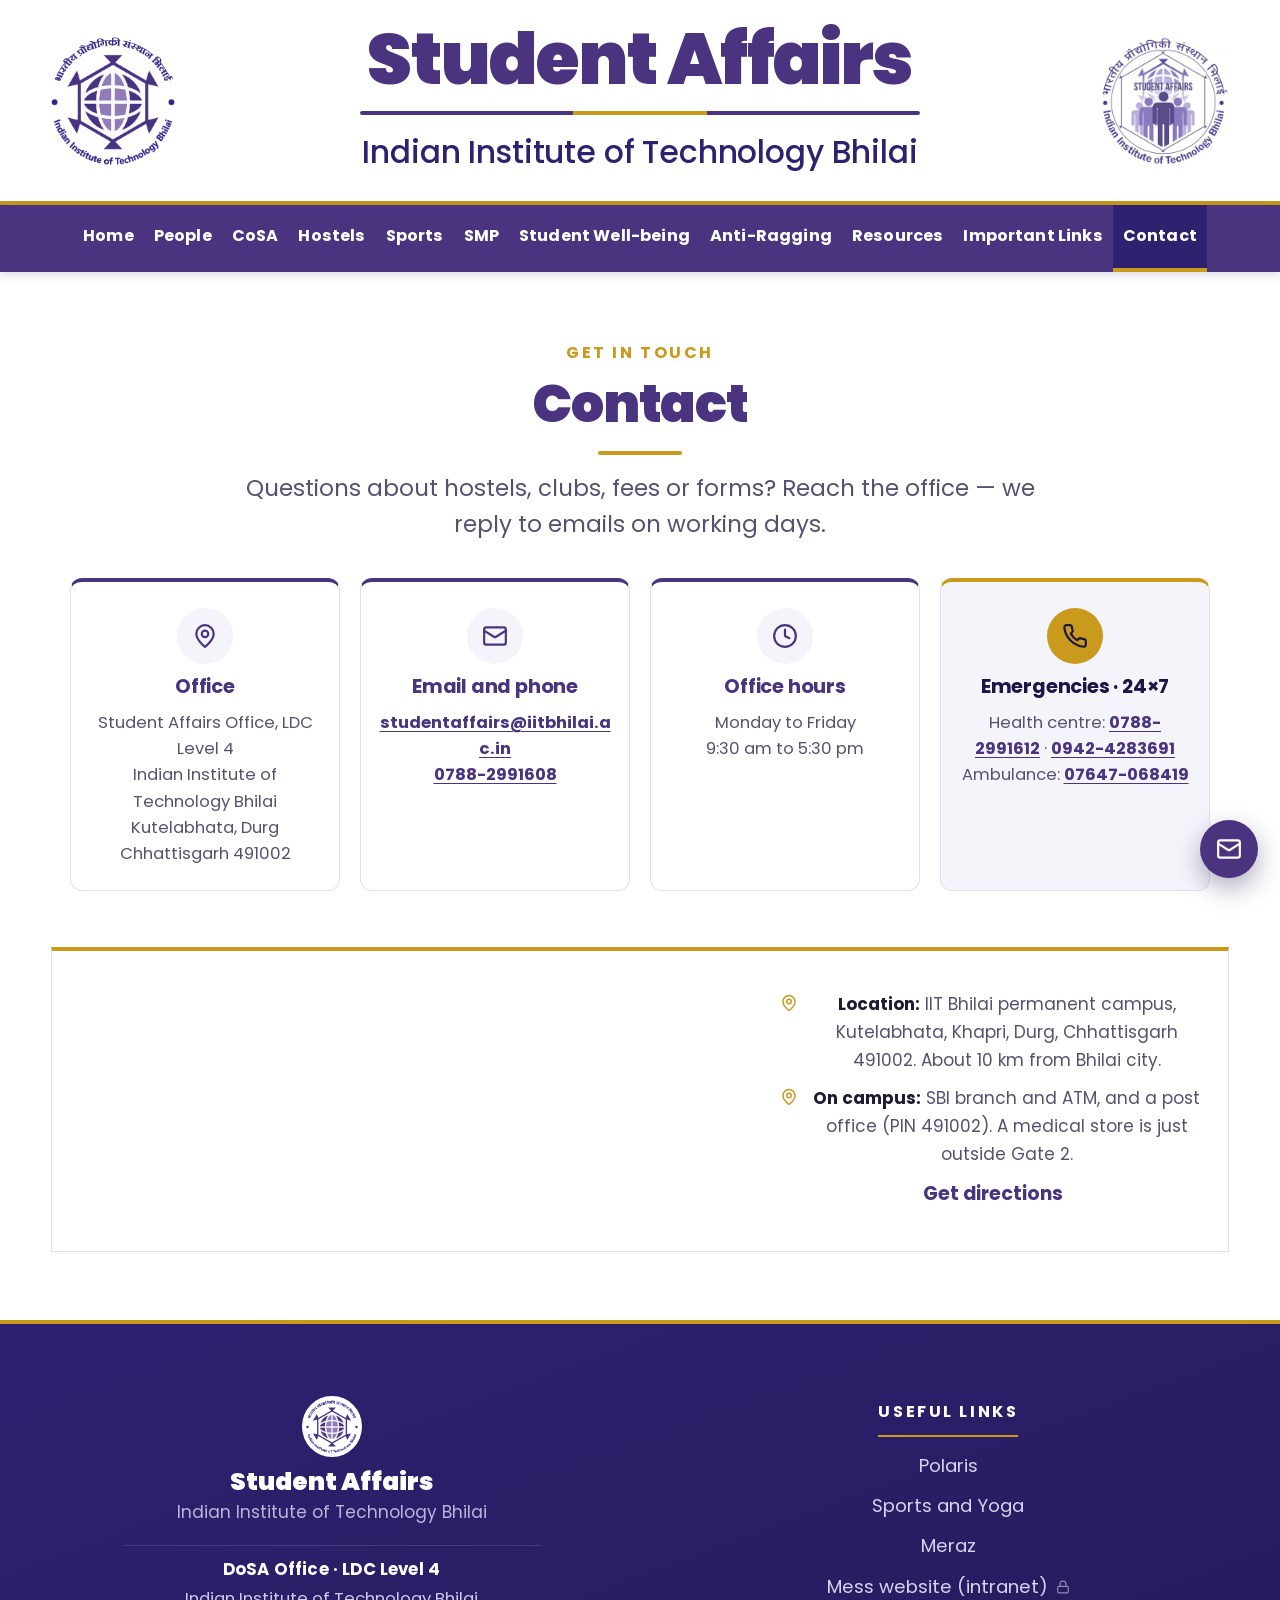
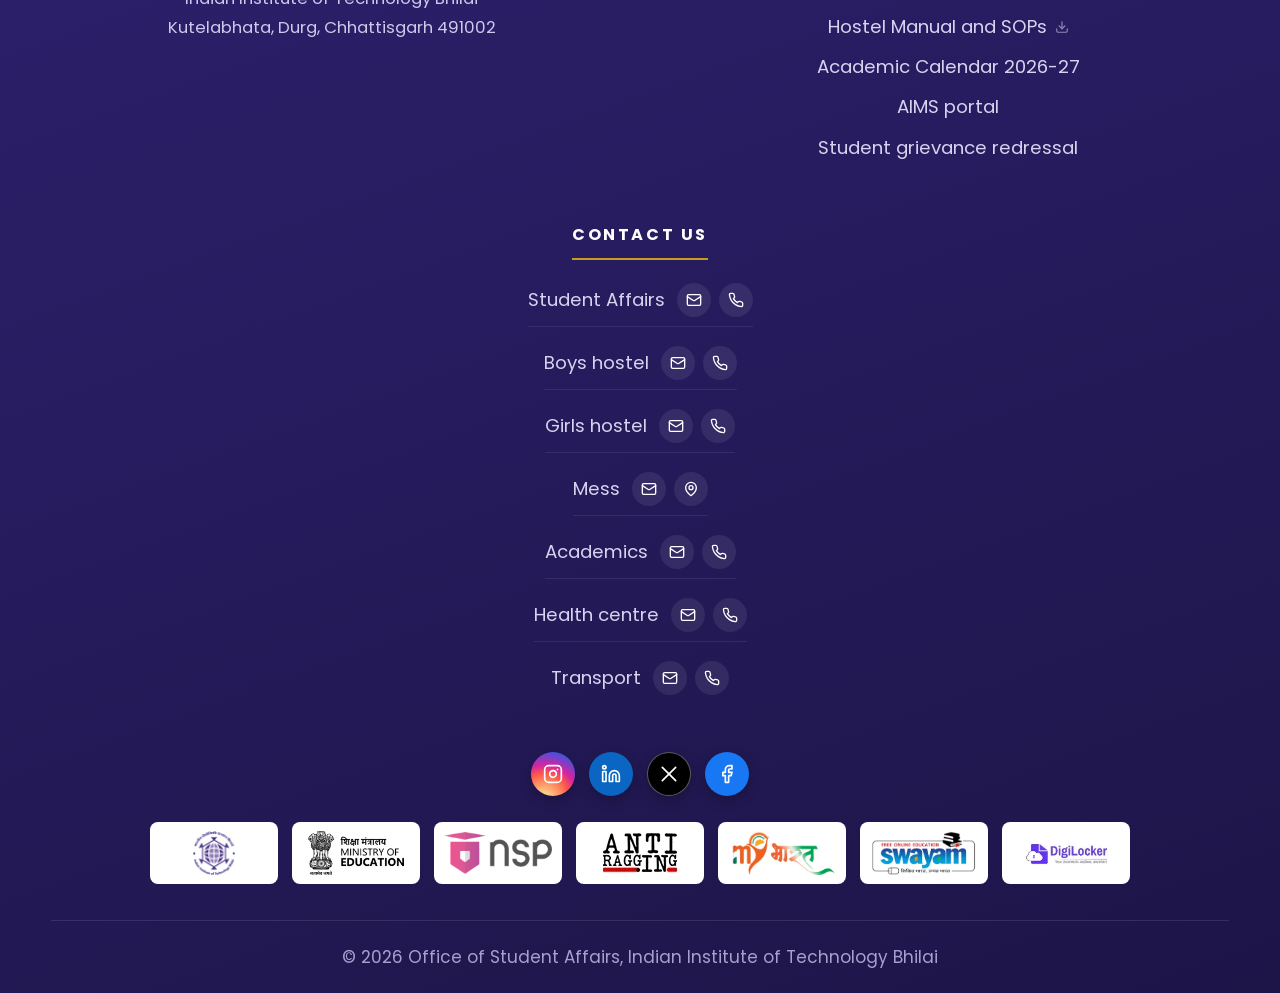
<file: contact.html>
<!DOCTYPE html>
<html lang="en">
<head>
<meta charset="utf-8">
<meta name="viewport" content="width=device-width, initial-scale=1, viewport-fit=cover">
<meta name="color-scheme" content="light">
<meta name="description" content="Contact the Office of Student Affairs, IIT Bhilai.">
<title>Contact | Student Affairs, IIT Bhilai</title>
<link rel="icon" type="image/png" href="assets/img/logo/iit-bhilai-logo.png">
<link rel="preconnect" href="https://fonts.googleapis.com">
<link rel="preconnect" href="https://fonts.gstatic.com" crossorigin>
<link href="https://fonts.googleapis.com/css2?family=Poppins:wght@400;500;600;700;800;900&display=swap" rel="stylesheet">
<link rel="stylesheet" href="assets/css/style.css">
</head>
<body>
<span id="top"></span>

<svg width="0" height="0" style="position:absolute" aria-hidden="true">
  <symbol id="i-mail" viewBox="0 0 24 24"><rect width="20" height="16" x="2" y="4" rx="2"/><path d="m22 7-8.97 5.7a1.94 1.94 0 0 1-2.06 0L2 7"/></symbol>
  <symbol id="i-phone" viewBox="0 0 24 24"><path d="M22 16.92v3a2 2 0 0 1-2.18 2 19.79 19.79 0 0 1-8.63-3.07 19.5 19.5 0 0 1-6-6 19.79 19.79 0 0 1-3.07-8.67A2 2 0 0 1 4.11 2h3a2 2 0 0 1 2 1.72 12.84 12.84 0 0 0 .7 2.81 2 2 0 0 1-.45 2.11L8.09 9.91a16 16 0 0 0 6 6l1.27-1.27a2 2 0 0 1 2.11-.45 12.84 12.84 0 0 0 2.81.7A2 2 0 0 1 22 16.92z"/></symbol>
  <symbol id="i-ext" viewBox="0 0 24 24"><path d="M15 3h6v6"/><path d="M10 14 21 3"/><path d="M18 13v6a2 2 0 0 1-2 2H5a2 2 0 0 1-2-2V8a2 2 0 0 1 2-2h6"/></symbol>
  <symbol id="i-down" viewBox="0 0 24 24"><path d="m6 9 6 6 6-6"/></symbol>
  <symbol id="i-left" viewBox="0 0 24 24"><path d="m15 18-6-6 6-6"/></symbol>
  <symbol id="i-right" viewBox="0 0 24 24"><path d="m9 18 6-6-6-6"/></symbol>
  <symbol id="i-x" viewBox="0 0 24 24"><path d="M18 6 6 18M6 6l12 12"/></symbol>
  <symbol id="i-file" viewBox="0 0 24 24"><path d="M21 15v4a2 2 0 0 1-2 2H5a2 2 0 0 1-2-2v-4"/><path d="m7 10 5 5 5-5"/><path d="M12 15V3"/></symbol>
  <symbol id="i-insta" viewBox="0 0 24 24"><rect width="20" height="20" x="2" y="2" rx="5"/><path d="M16 11.37A4 4 0 1 1 12.63 8 4 4 0 0 1 16 11.37z"/><path d="M17.5 6.5h.01"/></symbol>
  <symbol id="i-linkedin" viewBox="0 0 24 24"><path d="M16 8a6 6 0 0 1 6 6v7h-4v-7a2 2 0 0 0-4 0v7h-4v-7a6 6 0 0 1 6-6z"/><rect width="4" height="12" x="2" y="9"/><circle cx="4" cy="4" r="2"/></symbol>
  <symbol id="i-fb" viewBox="0 0 24 24"><path d="M18 2h-3a5 5 0 0 0-5 5v3H7v4h3v8h4v-8h3l1-4h-4V7a1 1 0 0 1 1-1h3z"/></symbol>
  <symbol id="i-xlogo" viewBox="0 0 24 24"><path d="M4 4l16 16M20 4 4 20"/></symbol>
  <symbol id="i-yt" viewBox="0 0 24 24"><path d="M2.5 17a24.12 24.12 0 0 1 0-10 2 2 0 0 1 1.4-1.4 49.56 49.56 0 0 1 16.2 0A2 2 0 0 1 21.5 7a24.12 24.12 0 0 1 0 10 2 2 0 0 1-1.4 1.4 49.55 49.55 0 0 1-16.2 0A2 2 0 0 1 2.5 17"/><path d="m10 15 5-3-5-3z"/></symbol>
  <symbol id="i-pin" viewBox="0 0 24 24"><path d="M20 10c0 6-8 12-8 12s-8-6-8-12a8 8 0 0 1 16 0Z"/><circle cx="12" cy="10" r="3"/></symbol>
  <symbol id="i-lock" viewBox="0 0 24 24"><rect width="18" height="11" x="3" y="11" rx="2"/><path d="M7 11V7a5 5 0 0 1 10 0v4"/></symbol>
  <symbol id="i-clock" viewBox="0 0 24 24"><circle cx="12" cy="12" r="10"/><path d="M12 6v6l4 2"/></symbol>
  <symbol id="i-web" viewBox="0 0 24 24"><circle cx="12" cy="12" r="10"/><path d="M12 2a14.5 14.5 0 0 0 0 20 14.5 14.5 0 0 0 0-20M2 12h20"/></symbol>
</svg>

<header class="masthead">
  <div class="wrap">
    <a class="logo-main" href="index.html"><img src="assets/img/logo/iit-bhilai-logo.png" alt="Indian Institute of Technology Bhilai logo" width="124" height="128"></a>
    <div class="titleblock">
      <h1>Student Affairs</h1>
      <div class="rule" role="presentation"></div>
      <p>Indian Institute of Technology Bhilai</p>
    </div>
    <div class="logo-2"><img src="assets/img/logo/student-affairs-logo.webp" alt="Student Affairs, IIT Bhilai logo" width="128" height="128"></div>
  </div>
</header>

<nav class="nav" aria-label="Main">
  <div class="wrap">
    <button class="nav-toggle" id="navToggle" aria-expanded="false" aria-controls="menu"><span class="bars"></span>Menu</button>
    <ul class="menu" id="menu">
      <li><a href="index.html">Home</a></li>
      <li><a href="people.html">People</a></li>
      <li class="has-sub"><a href="cosa.html">CoSA <svg class="ico caret"><use href="#i-down"/></svg></a>
        <ul class="sub">
          <li><a href="cosa.html#cosa">Council of Student Affairs<small>Council and major events</small></a></li>
          <li><a href="cosa.html#meraz">Meraz 7.0<small>The annual techno-cultural fest</small></a></li>
          <li><a href="cosa.html#clubs">Clubs<small>Cultural, sci-tech and societies</small></a></li>
        </ul>
      </li>
      <li><a href="hostels.html">Hostels</a></li>
      <li class="has-sub"><a href="sports.html">Sports <svg class="ico caret"><use href="#i-down"/></svg></a>
        <ul class="sub">
          <li><a href="sports.html#sports">Sports and grounds<small>Clubs, courts and Prayatna</small></a></li>
          <li><a href="sports.html#gym">Gym<small>Timings and photos</small></a></li>
          <li><a href="https://sportsandyoga.iitbhilai.ac.in/index.html" target="_blank" rel="noopener">Sports and Yoga site<small>Events, Prayatna and contact</small></a></li>
        </ul>
      </li>
      <li><a href="smp.html">SMP</a></li>
      <li><a href="wellness.html">Student Well-being</a></li>
      <li><a href="anti-ragging.html">Anti-Ragging</a></li>
      <li><a href="resources.html">Resources</a></li>
      <li class="has-sub"><a href="important-links.html">Important Links <svg class="ico caret"><use href="#i-down"/></svg></a>
        <ul class="sub">
          <li><a href="https://polaris.iitbhilai.ac.in/" target="_blank" rel="noopener">Polaris </a></li>
          <li><a href="https://aimsportal.iitbhilai.ac.in/iitbhAims/" target="_blank" rel="noopener">AIMS portal </a></li>
          <li><a href="https://mess.iitbhilai.ac.in/" target="_blank" rel="noopener">Mess website<small>Campus network only</small></a></li>
          <li><a href="https://meraz.iitbhilai.ac.in/" target="_blank" rel="noopener">Meraz </a></li>
          <li><a href="https://www.iitbhilai.ac.in/index.php?pid=placement" target="_blank" rel="noopener">CCPS </a></li>
          <li><a href="https://sac.iitbhilai.ac.in/" target="_blank" rel="noopener">Alumni </a></li>
          <li><a href="important-links.html#portals">Government portals<small>Scholarships, helplines, learning</small></a></li>
        </ul>
      </li>
      <li><a href="contact.html" class="active">Contact</a></li>
    </ul>
  </div>
</nav>

<main>

<section id="contact">
  <div class="wrap">
    <div class="head">
      <span class="eyebrow">Get in touch</span>
      <h2>Contact</h2>
    <p class="lead">Questions about hostels, clubs, fees or forms? Reach the office — we reply to emails on working days.</p>
    </div>
    <div class="contact-grid">
      <div class="c-card"><span class="c-icon"><svg class="ico"><use href="#i-pin"/></svg></span><h3>Office</h3><p>Student Affairs Office, LDC Level 4<br>Indian Institute of Technology Bhilai<br>Kutelabhata, Durg<br>Chhattisgarh 491002</p></div>
      <div class="c-card"><span class="c-icon"><svg class="ico"><use href="#i-mail"/></svg></span><h3>Email and phone</h3><p><a href="mailto:studentaffairs@iitbhilai.ac.in">studentaffairs@iitbhilai.ac.in</a><br><a href="tel:07882991608">0788-2991608</a></p></div>
      <div class="c-card"><span class="c-icon"><svg class="ico"><use href="#i-clock"/></svg></span><h3>Office hours</h3><p>Monday to Friday<br>9:30 am to 5:30 pm</p></div>
      <div class="c-card emergency"><span class="c-icon"><svg class="ico"><use href="#i-phone"/></svg></span><h3>Emergencies · 24×7</h3><p>Health centre: <a href="tel:07882991612">0788-2991612</a> · <a href="tel:09424283691">0942-4283691</a><br>Ambulance: <a href="tel:07647068419">07647-068419</a></p></div>
    </div>
      <div class="loc-card campus-map">
      <iframe title="Map of the IIT Bhilai permanent campus" src="https://www.google.com/maps/embed?pb=!1m14!1m8!1m3!1d374967.6056149059!2d81.317959!3d21.244257!3m2!1i1024!2i768!4f13.1!3m3!1m2!1s0x3a293d6791e5f399%3A0xfb39e72b5f4501f5!2sIIT%20Bhilai%20Permanent%20Campus!5e1!3m2!1sen!2sin!4v1689530217209!5m2!1sen!2sin" loading="lazy" referrerpolicy="no-referrer-when-downgrade"></iframe>
      <div>
        <p class="loc"><svg class="ico"><use href="#i-pin"/></svg><span><b>Location:</b> IIT Bhilai permanent campus, Kutelabhata, Khapri, Durg, Chhattisgarh 491002. About 10 km from Bhilai city.</span></p>
        <p class="loc"><svg class="ico"><use href="#i-pin"/></svg><span><b>On campus:</b> SBI branch and ATM, and a post office (PIN 491002). A medical store is just outside Gate 2.</span></p>
        <a class="maplink" href="https://maps.app.goo.gl/cj1EWxjQzEqg813z6" target="_blank" rel="noopener">Get directions </a>
      </div>
    </div>
  </div>
</section>

</main>

<footer class="site-footer">
  <div class="wrap">
    <div class="f-grid">
      <div>
        <div class="f-brand"><img src="assets/img/logo/iit-bhilai-logo.png" alt="" width="60" height="62"><div><strong>Student Affairs</strong><span>Indian Institute of Technology Bhilai</span></div></div>
        <address class="f-address">
  <span><b>DoSA Office · LDC Level 4</b></span>
  <span>Indian Institute of Technology Bhilai</span>
  <span>Kutelabhata, Durg, Chhattisgarh 491002</span>
</address>
      </div>
      <div>
        <p class="f-title">Useful links</p>
        <ul class="f-list">
          <li><a href="https://polaris.iitbhilai.ac.in/" target="_blank" rel="noopener">Polaris </a></li>
          <li><a href="https://sportsandyoga.iitbhilai.ac.in/index.html" target="_blank" rel="noopener">Sports and Yoga </a></li>
          <li><a href="https://meraz.iitbhilai.ac.in/" target="_blank" rel="noopener">Meraz </a></li>
          <li><a href="https://mess.iitbhilai.ac.in/" target="_blank" rel="noopener">Mess website (intranet) <svg class="ico"><use href="#i-lock"/></svg></a></li>
          <li><a href="assets/docs/Hostel%20Manual%20_Updated(new).pdf" target="_blank" rel="noopener">Hostel Manual and SOPs <svg class="ico"><use href="#i-file"/></svg></a></li>
          <li><a href="assets/docs/Academic-Calendar-2026-27-Winter.pdf" target="_blank" rel="noopener">Academic Calendar 2026-27 </a></li>
          <li><a href="https://aimsportal.iitbhilai.ac.in/iitbhAims/" target="_blank" rel="noopener">AIMS portal </a></li>
          <li><a href="https://www.iitbhilai.ac.in/index.php?pid=student_grievance" target="_blank" rel="noopener">Student grievance redressal </a></li>
          </ul>
      </div>
      <div>
        <p class="f-title">Contact us</p>
        <ul class="f-list f-contacts">
          <li><span>Student Affairs</span><span class="acts"><a href="mailto:studentaffairs@iitbhilai.ac.in" aria-label="Email Student Affairs"><svg class="ico"><use href="#i-mail"/></svg></a><a href="tel:07882991608" aria-label="Call Student Affairs"><svg class="ico"><use href="#i-phone"/></svg></a></span></li>
          <li><span>Boys hostel</span><span class="acts"><a href="mailto:hostel_gopad@iitbhilai.ac.in" aria-label="Email boys hostel"><svg class="ico"><use href="#i-mail"/></svg></a><a href="tel:+919424283715" aria-label="Call boys hostel"><svg class="ico"><use href="#i-phone"/></svg></a></span></li>
          <li><span>Girls hostel</span><span class="acts"><a href="mailto:hostel_indravati@iitbhilai.ac.in" aria-label="Email girls hostel"><svg class="ico"><use href="#i-mail"/></svg></a><a href="tel:+919406256993" aria-label="Call girls hostel"><svg class="ico"><use href="#i-phone"/></svg></a></span></li>
          <li><span>Mess</span><span class="acts"><a href="mailto:messcoordinator@iitbhilai.ac.in" aria-label="Email the mess coordinator"><svg class="ico"><use href="#i-mail"/></svg></a><a href="https://maps.app.goo.gl/VnPGnJqzifBFkQjk9" target="_blank" rel="noopener" aria-label="Mess location on Google Maps"><svg class="ico"><use href="#i-pin"/></svg></a></span></li>
          <li><span>Academics</span><span class="acts"><a href="mailto:academics@iitbhilai.ac.in" aria-label="Email academics office"><svg class="ico"><use href="#i-mail"/></svg></a><a href="tel:07882991609" aria-label="Call academics office"><svg class="ico"><use href="#i-phone"/></svg></a></span></li>
          <li><span>Health centre</span><span class="acts"><a href="mailto:healthcenter@iitbhilai.ac.in" aria-label="Email health centre"><svg class="ico"><use href="#i-mail"/></svg></a><a href="tel:+919424283691" aria-label="Call health centre"><svg class="ico"><use href="#i-phone"/></svg></a></span></li>
          <li><span>Transport</span><span class="acts"><a href="mailto:traveldesk@iitbhilai.ac.in" aria-label="Email travel desk"><svg class="ico"><use href="#i-mail"/></svg></a><a href="tel:+919907940717" aria-label="Call travel desk"><svg class="ico"><use href="#i-phone"/></svg></a></span></li>
        </ul>
      </div>
    </div>
    <div class="f-social" aria-label="Social media">
      <a href="https://www.instagram.com/cosa_iitbhilai/" target="_blank" rel="noopener" class="s-insta" aria-label="CoSA on Instagram"><svg class="ico"><use href="#i-insta"/></svg></a>
      <a href="https://www.linkedin.com/school/iit-bhilai/" target="_blank" rel="noopener" class="s-linkedin" aria-label="IIT Bhilai on LinkedIn"><svg class="ico"><use href="#i-linkedin"/></svg></a>
      <a href="https://x.com/IIT_Bhilai" target="_blank" rel="noopener" class="s-x" aria-label="IIT Bhilai on X"><svg class="ico"><use href="#i-xlogo"/></svg></a>
      <a href="https://www.facebook.com/iit.bh/" target="_blank" rel="noopener" class="s-fb" aria-label="IIT Bhilai on Facebook"><svg class="ico"><use href="#i-fb"/></svg></a>
      <!-- <a href="https://youtube.com/@smp_iit_bhilai" target="_blank" rel="noopener" class="s-yt" aria-label="SMP IIT Bhilai on YouTube"><svg class="ico"><use href="#i-yt"/></svg></a> -->
    </div>
    <div class="f-logos" aria-label="Useful websites">
      <a href="https://www.iitbhilai.ac.in/" target="_blank" rel="noopener" title="IIT Bhilai"><img src="assets/img/logo/iit-bhilai-logo.png" alt="IIT Bhilai" loading="lazy"></a>
      <a href="https://www.education.gov.in/" target="_blank" rel="noopener" title="Ministry of Education"><img src="assets/img/footer/moe.webp" alt="Ministry of Education" loading="lazy"></a>
      <a href="https://scholarships.gov.in/" target="_blank" rel="noopener" title="National Scholarship Portal"><img src="assets/img/footer/nsp.webp" alt="National Scholarship Portal" loading="lazy"></a>
      <a href="https://www.antiragging.in/" target="_blank" rel="noopener" title="National Anti-Ragging Portal"><img src="assets/img/footer/antiragging.webp" alt="National Anti-Ragging Portal" loading="lazy"></a>
      <a href="https://mybharat.gov.in/" target="_blank" rel="noopener" title="MY Bharat"><img src="assets/img/footer/mybharat.webp" alt="MY Bharat" loading="lazy"></a>
      <a href="https://swayam.gov.in/" target="_blank" rel="noopener" title="SWAYAM"><img src="assets/img/footer/swayam.webp" alt="SWAYAM" loading="lazy"></a>
      <a href="https://www.digilocker.gov.in/" target="_blank" rel="noopener" title="DigiLocker"><img src="assets/img/footer/digilocker.webp" alt="DigiLocker" loading="lazy"></a>
    </div>
    <div class="f-bottom">
      <span>&copy; 2026 Office of Student Affairs, Indian Institute of Technology Bhilai</span>
    </div>
  </div>
</footer>

<a class="fab-contact" href="contact.html" aria-label="Contact the Student Affairs office"><svg class="ico"><use href="#i-mail"/></svg></a>
<script src="assets/js/main.js?v=3"></script>
</body>
</html>
</file>
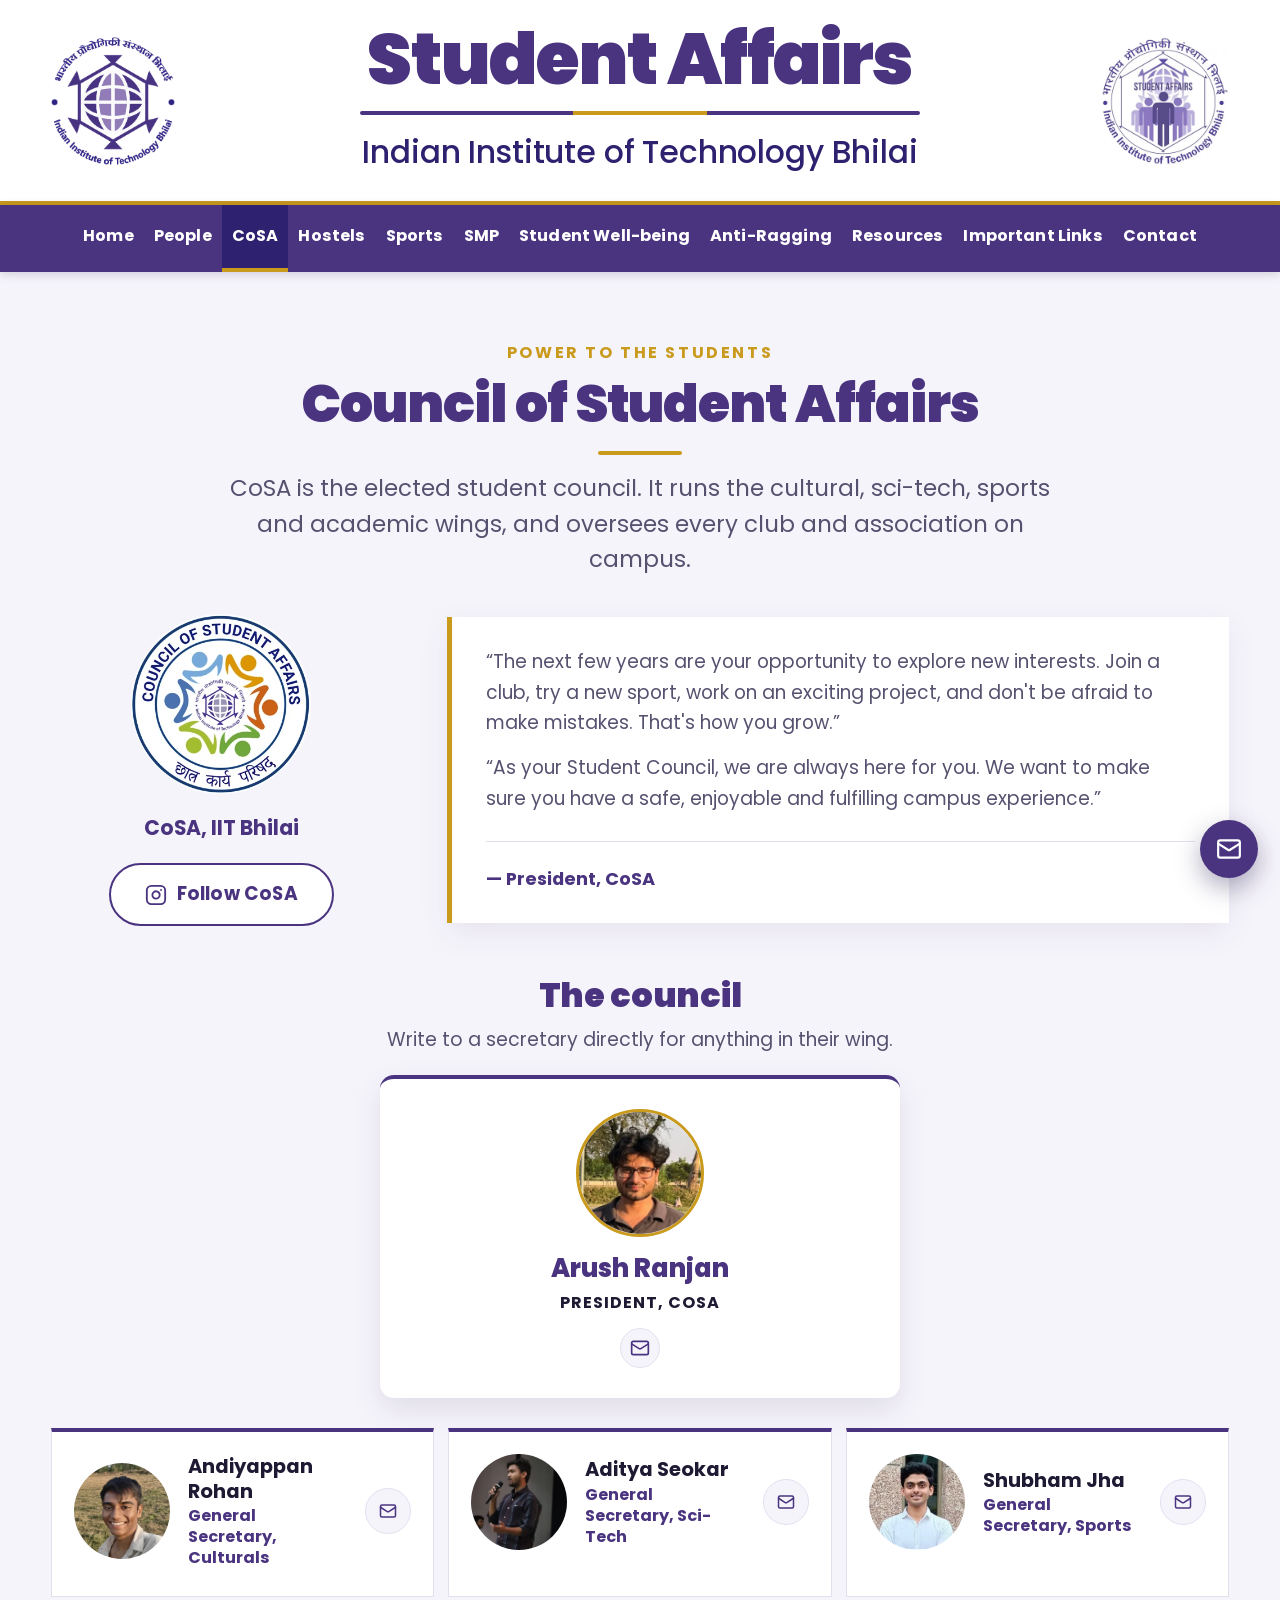
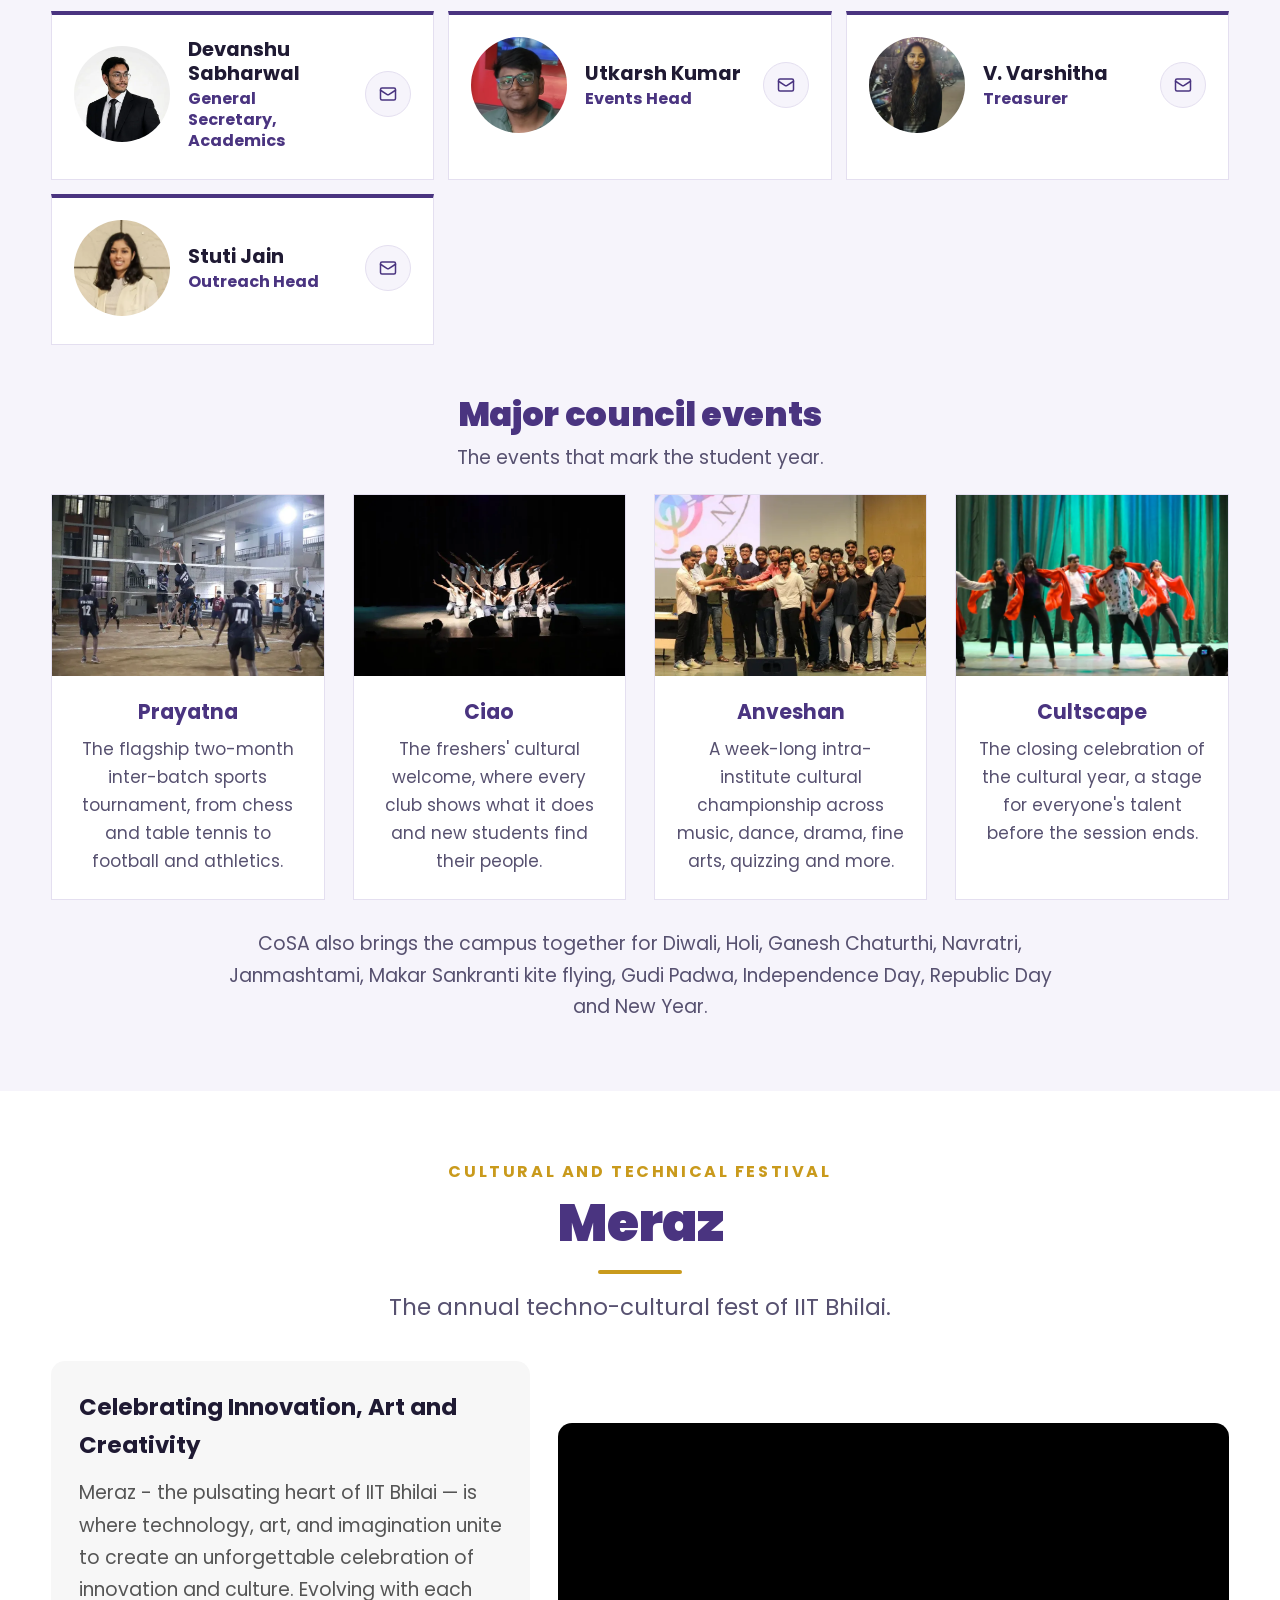
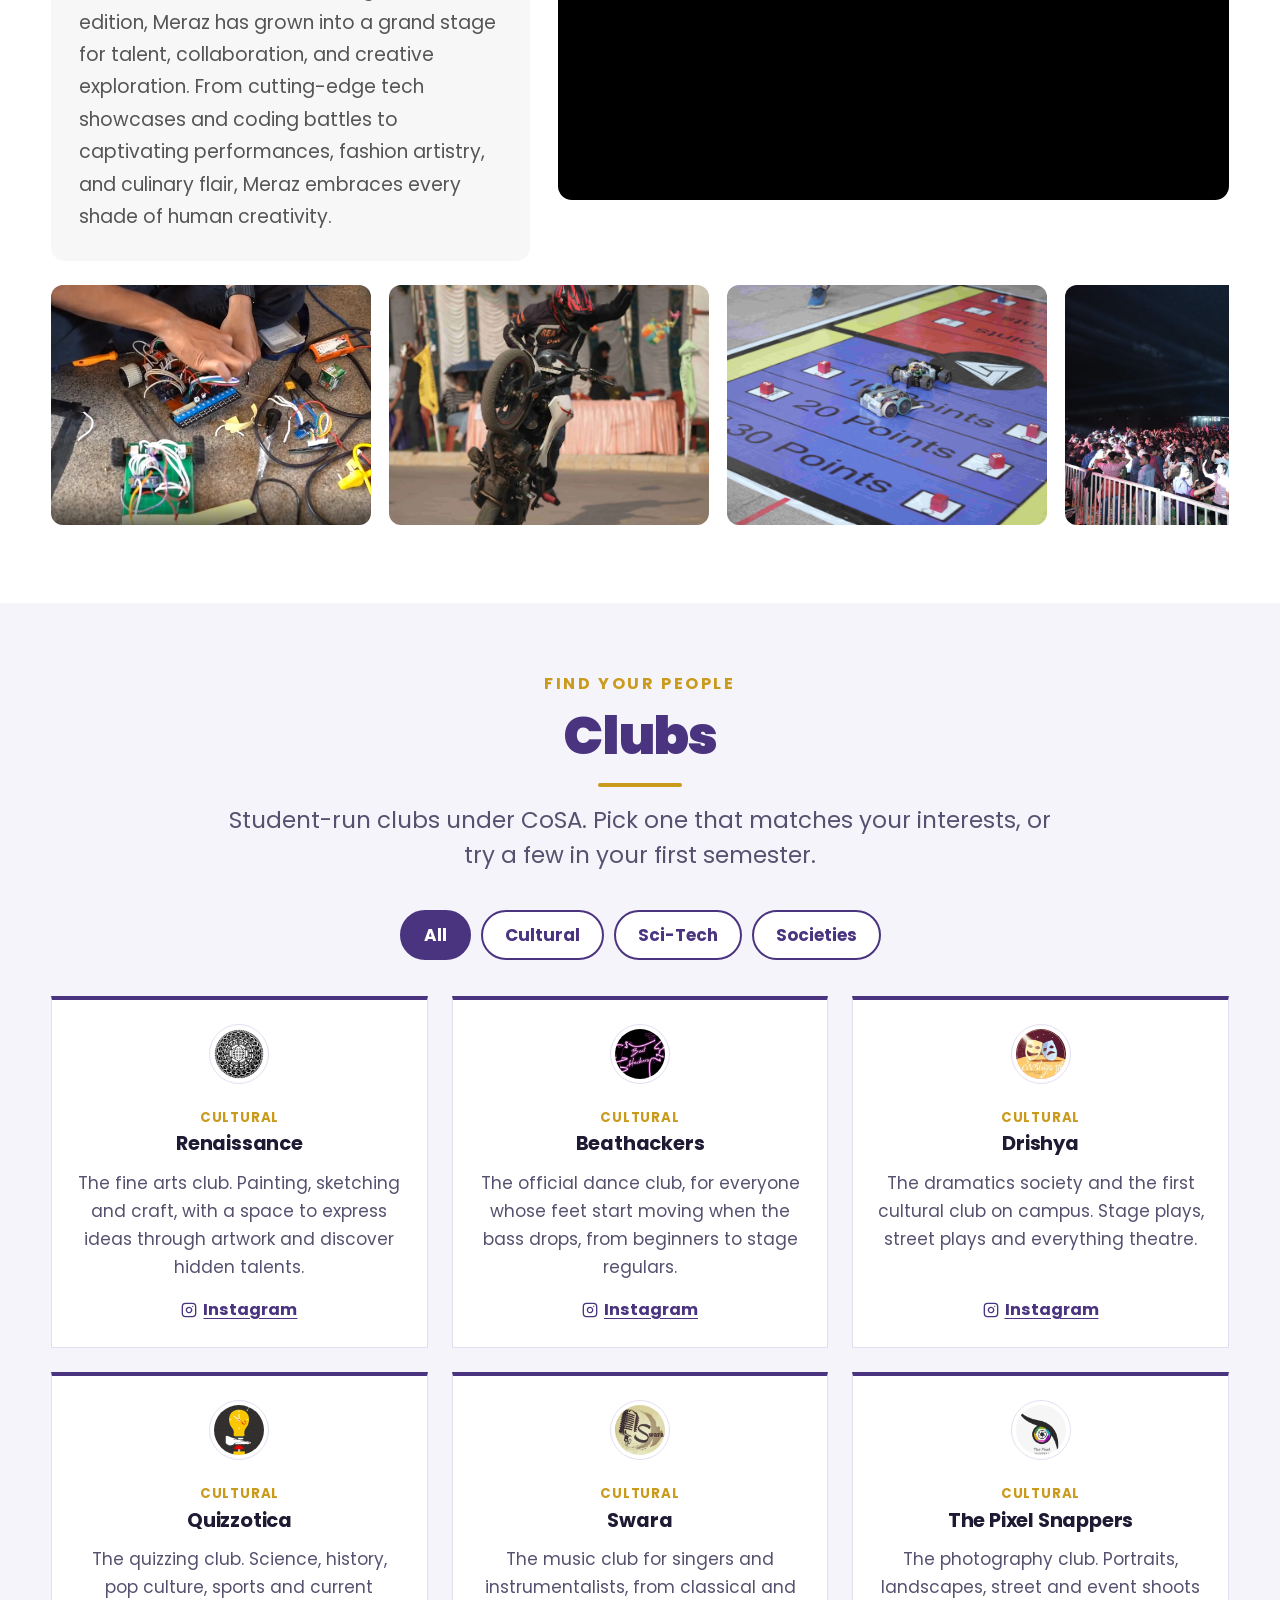
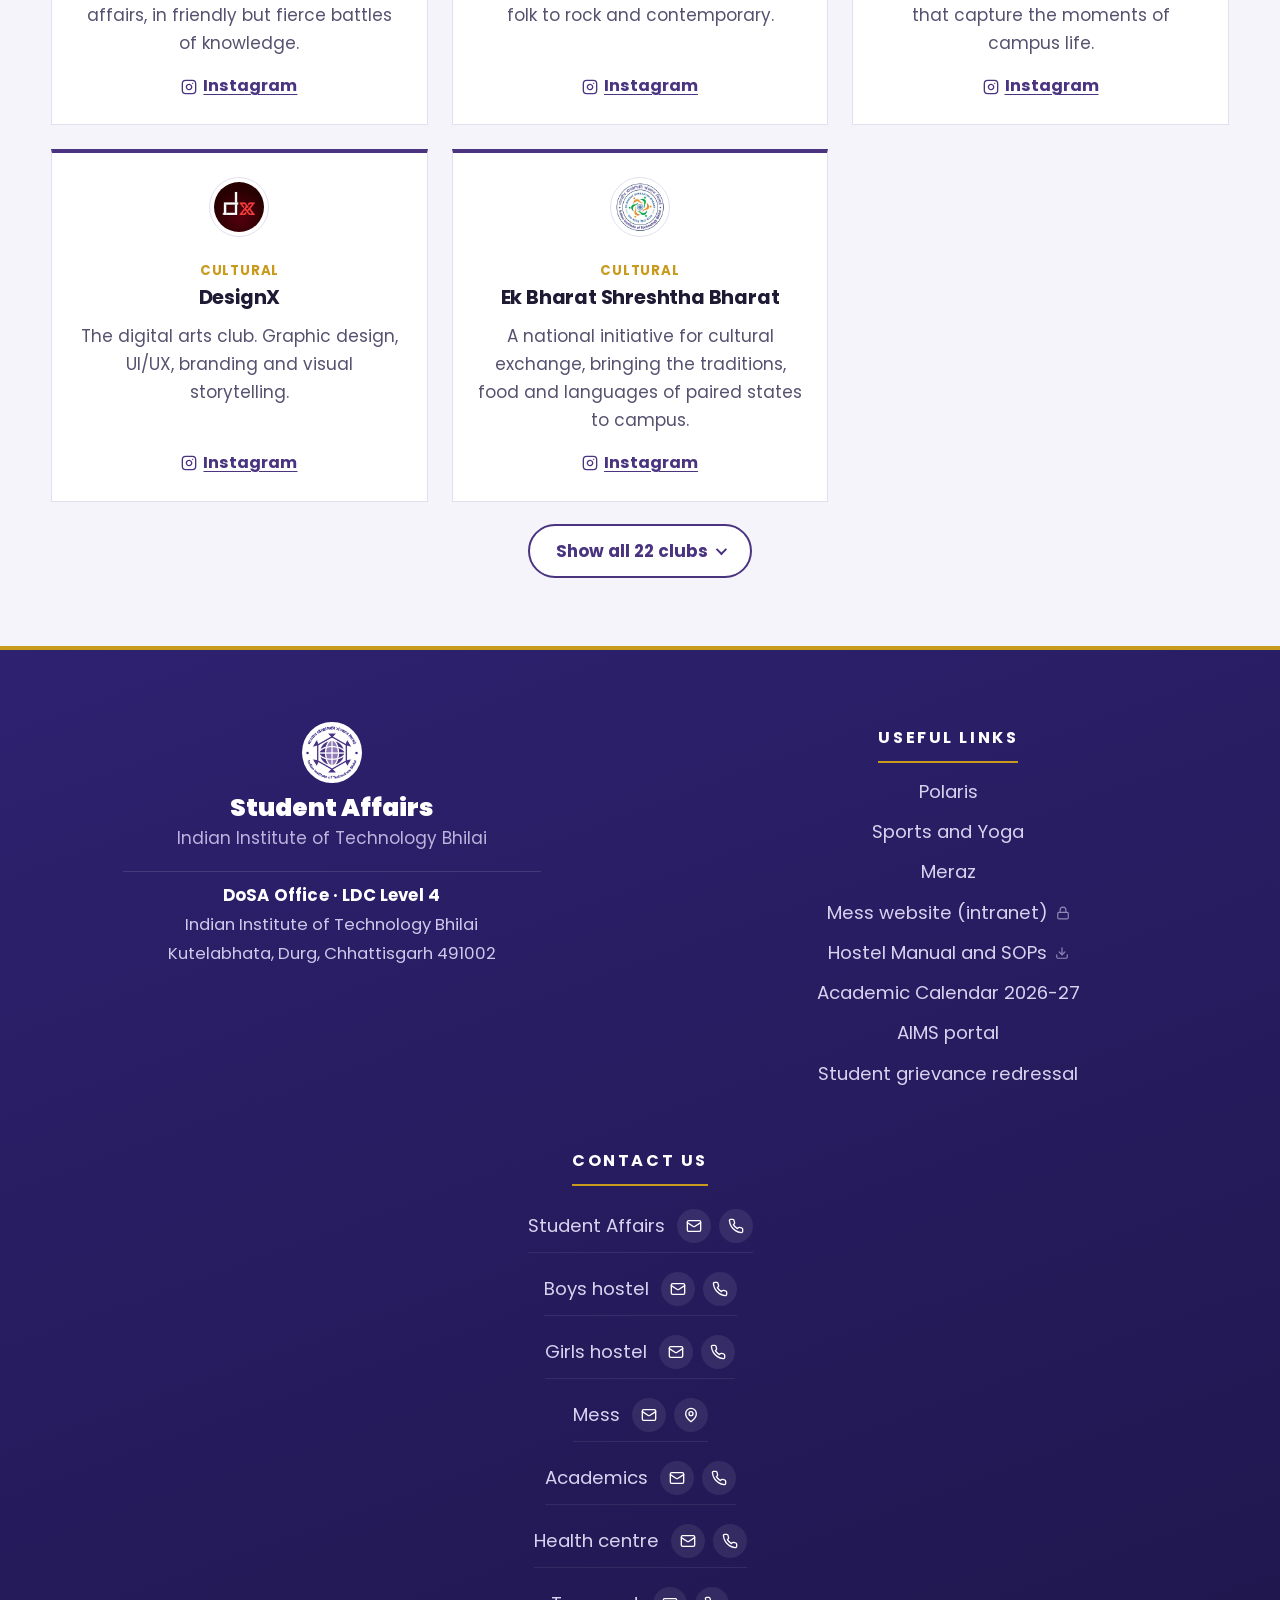
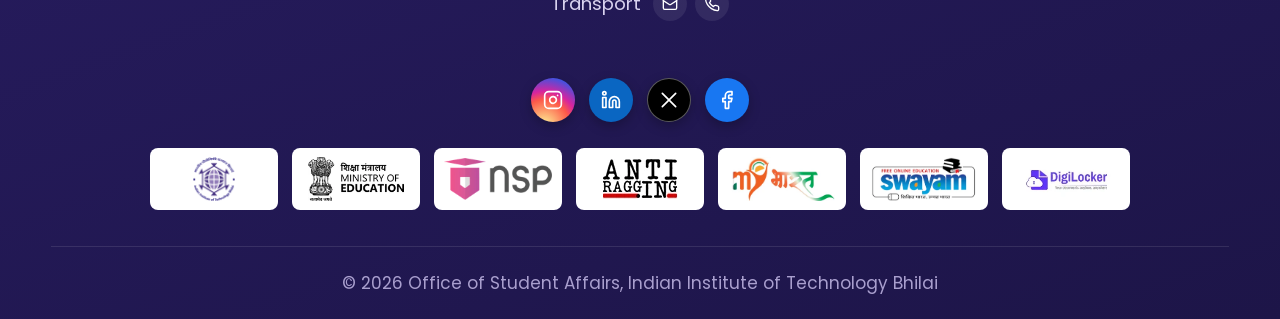
<file: cosa.html>
<!DOCTYPE html>
<html lang="en">
<head>
<meta charset="utf-8">
<meta name="viewport" content="width=device-width, initial-scale=1, viewport-fit=cover">
<meta name="color-scheme" content="light">
<meta name="description" content="The Council of Student Affairs, the Meraz fest and student clubs at IIT Bhilai.">
<title>CoSA, Meraz and Clubs | Student Affairs, IIT Bhilai</title>
<link rel="icon" type="image/png" href="assets/img/logo/iit-bhilai-logo.png">
<link rel="preconnect" href="https://fonts.googleapis.com">
<link rel="preconnect" href="https://fonts.gstatic.com" crossorigin>
<link href="https://fonts.googleapis.com/css2?family=Poppins:wght@400;500;600;700;800;900&display=swap" rel="stylesheet">
<link rel="stylesheet" href="assets/css/style.css">
</head>
<body>
<span id="top"></span>

<svg width="0" height="0" style="position:absolute" aria-hidden="true">
  <symbol id="i-mail" viewBox="0 0 24 24"><rect width="20" height="16" x="2" y="4" rx="2"/><path d="m22 7-8.97 5.7a1.94 1.94 0 0 1-2.06 0L2 7"/></symbol>
  <symbol id="i-phone" viewBox="0 0 24 24"><path d="M22 16.92v3a2 2 0 0 1-2.18 2 19.79 19.79 0 0 1-8.63-3.07 19.5 19.5 0 0 1-6-6 19.79 19.79 0 0 1-3.07-8.67A2 2 0 0 1 4.11 2h3a2 2 0 0 1 2 1.72 12.84 12.84 0 0 0 .7 2.81 2 2 0 0 1-.45 2.11L8.09 9.91a16 16 0 0 0 6 6l1.27-1.27a2 2 0 0 1 2.11-.45 12.84 12.84 0 0 0 2.81.7A2 2 0 0 1 22 16.92z"/></symbol>
  <symbol id="i-ext" viewBox="0 0 24 24"><path d="M15 3h6v6"/><path d="M10 14 21 3"/><path d="M18 13v6a2 2 0 0 1-2 2H5a2 2 0 0 1-2-2V8a2 2 0 0 1 2-2h6"/></symbol>
  <symbol id="i-down" viewBox="0 0 24 24"><path d="m6 9 6 6 6-6"/></symbol>
  <symbol id="i-left" viewBox="0 0 24 24"><path d="m15 18-6-6 6-6"/></symbol>
  <symbol id="i-right" viewBox="0 0 24 24"><path d="m9 18 6-6-6-6"/></symbol>
  <symbol id="i-x" viewBox="0 0 24 24"><path d="M18 6 6 18M6 6l12 12"/></symbol>
  <symbol id="i-file" viewBox="0 0 24 24"><path d="M21 15v4a2 2 0 0 1-2 2H5a2 2 0 0 1-2-2v-4"/><path d="m7 10 5 5 5-5"/><path d="M12 15V3"/></symbol>
  <symbol id="i-insta" viewBox="0 0 24 24"><rect width="20" height="20" x="2" y="2" rx="5"/><path d="M16 11.37A4 4 0 1 1 12.63 8 4 4 0 0 1 16 11.37z"/><path d="M17.5 6.5h.01"/></symbol>
  <symbol id="i-linkedin" viewBox="0 0 24 24"><path d="M16 8a6 6 0 0 1 6 6v7h-4v-7a2 2 0 0 0-4 0v7h-4v-7a6 6 0 0 1 6-6z"/><rect width="4" height="12" x="2" y="9"/><circle cx="4" cy="4" r="2"/></symbol>
  <symbol id="i-fb" viewBox="0 0 24 24"><path d="M18 2h-3a5 5 0 0 0-5 5v3H7v4h3v8h4v-8h3l1-4h-4V7a1 1 0 0 1 1-1h3z"/></symbol>
  <symbol id="i-xlogo" viewBox="0 0 24 24"><path d="M4 4l16 16M20 4 4 20"/></symbol>
  <symbol id="i-yt" viewBox="0 0 24 24"><path d="M2.5 17a24.12 24.12 0 0 1 0-10 2 2 0 0 1 1.4-1.4 49.56 49.56 0 0 1 16.2 0A2 2 0 0 1 21.5 7a24.12 24.12 0 0 1 0 10 2 2 0 0 1-1.4 1.4 49.55 49.55 0 0 1-16.2 0A2 2 0 0 1 2.5 17"/><path d="m10 15 5-3-5-3z"/></symbol>
  <symbol id="i-pin" viewBox="0 0 24 24"><path d="M20 10c0 6-8 12-8 12s-8-6-8-12a8 8 0 0 1 16 0Z"/><circle cx="12" cy="10" r="3"/></symbol>
  <symbol id="i-lock" viewBox="0 0 24 24"><rect width="18" height="11" x="3" y="11" rx="2"/><path d="M7 11V7a5 5 0 0 1 10 0v4"/></symbol>
  <symbol id="i-web" viewBox="0 0 24 24"><circle cx="12" cy="12" r="10"/><path d="M12 2a14.5 14.5 0 0 0 0 20 14.5 14.5 0 0 0 0-20M2 12h20"/></symbol>
</svg>

<header class="masthead">
  <div class="wrap">
    <a class="logo-main" href="index.html"><img src="assets/img/logo/iit-bhilai-logo.png" alt="Indian Institute of Technology Bhilai logo" width="124" height="128"></a>
    <div class="titleblock">
      <h1>Student Affairs</h1>
      <div class="rule" role="presentation"></div>
      <p>Indian Institute of Technology Bhilai</p>
    </div>
    <div class="logo-2"><img src="assets/img/logo/student-affairs-logo.webp" alt="Student Affairs, IIT Bhilai logo" width="128" height="128"></div>
  </div>
</header>

<nav class="nav" aria-label="Main">
  <div class="wrap">
    <button class="nav-toggle" id="navToggle" aria-expanded="false" aria-controls="menu"><span class="bars"></span>Menu</button>
    <ul class="menu" id="menu">
      <li><a href="index.html">Home</a></li>
      <li><a href="people.html">People</a></li>
      <li class="has-sub"><a href="cosa.html" class="active">CoSA <svg class="ico caret"><use href="#i-down"/></svg></a>
        <ul class="sub">
          <li><a href="cosa.html#cosa">Council of Student Affairs<small>Council and major events</small></a></li>
          <li><a href="cosa.html#meraz">Meraz 7.0<small>The annual techno-cultural fest</small></a></li>
          <li><a href="cosa.html#clubs">Clubs<small>Cultural, sci-tech and societies</small></a></li>
        </ul>
      </li>
      <li><a href="hostels.html">Hostels</a></li>
      <li class="has-sub"><a href="sports.html">Sports <svg class="ico caret"><use href="#i-down"/></svg></a>
        <ul class="sub">
          <li><a href="sports.html#sports">Sports and grounds<small>Clubs, courts and Prayatna</small></a></li>
          <li><a href="sports.html#gym">Gym<small>Timings and photos</small></a></li>
          <li><a href="https://sportsandyoga.iitbhilai.ac.in/index.html" target="_blank" rel="noopener">Sports and Yoga site<small>Events, Prayatna and contact</small></a></li>
        </ul>
      </li>
      <li><a href="smp.html">SMP</a></li>
      <li><a href="wellness.html">Student Well-being</a></li>
      <li><a href="anti-ragging.html">Anti-Ragging</a></li>
      <li><a href="resources.html">Resources</a></li>
      <li class="has-sub"><a href="important-links.html">Important Links <svg class="ico caret"><use href="#i-down"/></svg></a>
        <ul class="sub">
          <li><a href="https://polaris.iitbhilai.ac.in/" target="_blank" rel="noopener">Polaris </a></li>
          <li><a href="https://aimsportal.iitbhilai.ac.in/iitbhAims/" target="_blank" rel="noopener">AIMS portal </a></li>
          <li><a href="https://mess.iitbhilai.ac.in/" target="_blank" rel="noopener">Mess website<small>Campus network only</small></a></li>
          <li><a href="https://meraz.iitbhilai.ac.in/" target="_blank" rel="noopener">Meraz </a></li>
          <li><a href="https://www.iitbhilai.ac.in/index.php?pid=placement" target="_blank" rel="noopener">CCPS </a></li>
          <li><a href="https://sac.iitbhilai.ac.in/" target="_blank" rel="noopener">Alumni </a></li>
          <li><a href="important-links.html#portals">Government portals<small>Scholarships, helplines, learning</small></a></li>
        </ul>
      </li>
      <li><a href="contact.html">Contact</a></li>
    </ul>
  </div>
</nav>

<main>

<section id="cosa" class="tint">
  <div class="wrap">
    <div class="head">
      <span class="eyebrow">Power to the students</span>
      <h2>Council of Student Affairs</h2>
      <p class="lead">CoSA is the elected student council. It runs the cultural, sci-tech, sports and academic wings, and oversees every club and association on campus.</p>
    </div>
    <div class="cosa-top">
      <div class="cosa-badge">
        <img src="assets/img/logo/COSA.webp" alt="CoSA logo" loading="lazy">
        <p>CoSA, IIT Bhilai</p>
        <div class="btns" style="margin-top:18px"><a class="btn insta" href="https://www.instagram.com/cosa_iitbhilai/" target="_blank" rel="noopener"><svg class="ico"><use href="#i-insta"/></svg>Follow CoSA</a></div>
      </div>
      <blockquote class="quote">
        <p>“The next few years are your opportunity to explore new interests. Join a club, try a new sport, work on an exciting project, and don't be afraid to make mistakes. That's how you grow.”</p>
        <p>“As your Student Council, we are always here for you. We want to make sure you have a safe, enjoyable and fulfilling campus experience.”</p>
        <footer class="president-sig">— President, CoSA</footer>
      </blockquote>
    </div>

    <div class="subhead"><h3>The council</h3><p>Write to a secretary directly for anything in their wing.</p></div>
    <div class="president-spotlight">
      <img src="assets/img/cosa/President.webp" alt="Arush Ranjan, President of CoSA" loading="lazy" width="168" height="168">
      <div>
        <strong>Arush Ranjan</strong>
        <small>President, CoSA</small>
        <a class="mail-ico" href="mailto:President_CoSA@iitbhilai.ac.in" title="President_CoSA@iitbhilai.ac.in" aria-label="Email Arush Ranjan, President of CoSA"><svg class="ico"><use href="#i-mail"/></svg></a>
      </div>
    </div>
    <div class="council-grid">
      <div class="team mini"><div class="member"><img src="assets/img/cosa/GenSec_Cult.webp" alt="" loading="lazy" width="56" height="56"><div><strong>Andiyappan Rohan</strong><small>General Secretary, Culturals</small></div><a class="mail-ico" href="mailto:gensec_cultural_gymkhana@iitbhilai.ac.in" title="gensec_cultural_gymkhana@iitbhilai.ac.in" aria-label="Email Andiyappan Rohan, General Secretary, Culturals"><svg class="ico"><use href="#i-mail"/></svg></a></div></div>
      <div class="team mini"><div class="member"><img src="assets/img/cosa/GenSec_SciTech.webp" alt="" loading="lazy" width="56" height="56"><div><strong>Aditya Seokar</strong><small>General Secretary, Sci-Tech</small></div><a class="mail-ico" href="mailto:gensec_scitech_gymkhana@iitbhilai.ac.in" title="gensec_scitech_gymkhana@iitbhilai.ac.in" aria-label="Email Aditya Seokar, General Secretary, Sci-Tech"><svg class="ico"><use href="#i-mail"/></svg></a></div></div>
      <div class="team mini"><div class="member"><img src="assets/img/cosa/GenSec_Sports.webp" alt="" loading="lazy" width="56" height="56"><div><strong>Shubham Jha</strong><small>General Secretary, Sports</small></div><a class="mail-ico" href="mailto:gensec_sports_gymkhana@iitbhilai.ac.in" title="gensec_sports_gymkhana@iitbhilai.ac.in" aria-label="Email Shubham Jha, General Secretary, Sports"><svg class="ico"><use href="#i-mail"/></svg></a></div></div>
      <div class="team mini"><div class="member"><img src="assets/img/cosa/GenSec_Acad.webp" alt="" loading="lazy" width="56" height="56"><div><strong>Devanshu Sabharwal</strong><small>General Secretary, Academics</small></div><a class="mail-ico" href="mailto:gensec_academic_gymkhana@iitbhilai.ac.in" title="gensec_academic_gymkhana@iitbhilai.ac.in" aria-label="Email Devanshu Sabharwal, General Secretary, Academics"><svg class="ico"><use href="#i-mail"/></svg></a></div></div>
      <div class="team mini"><div class="member"><img src="assets/img/cosa/EventsHead.webp" alt="" loading="lazy" width="56" height="56"><div><strong>Utkarsh Kumar</strong><small>Events Head</small></div><a class="mail-ico" href="mailto:eventshead_cosa@iitbhilai.ac.in" title="eventshead_cosa@iitbhilai.ac.in" aria-label="Email Utkarsh Kumar, Events Head"><svg class="ico"><use href="#i-mail"/></svg></a></div></div>
      <div class="team mini"><div class="member"><img src="assets/img/cosa/Treasurer.webp" alt="" loading="lazy" width="56" height="56"><div><strong>V. Varshitha</strong><small>Treasurer</small></div><a class="mail-ico" href="mailto:treasurer_cosa@iitbhilai.ac.in" title="treasurer_cosa@iitbhilai.ac.in" aria-label="Email V. Varshitha, Treasurer"><svg class="ico"><use href="#i-mail"/></svg></a></div></div>
      <div class="team mini"><div class="member"><img src="assets/img/cosa/Outreach.webp" alt="" loading="lazy" width="56" height="56"><div><strong>Stuti Jain</strong><small>Outreach Head</small></div><a class="mail-ico" href="mailto:outreach_cosa@iitbhilai.ac.in" title="outreach_cosa@iitbhilai.ac.in" aria-label="Email Stuti Jain, Outreach Head"><svg class="ico"><use href="#i-mail"/></svg></a></div></div>
    </div>

    <div class="subhead"><h3>Major council events</h3><p>The events that mark the student year.</p></div>
    <div class="events swipe">
      <article class="event"><img src="assets/img/events/prayatna-1.webp" alt="Students competing at Prayatna" loading="lazy"><div><h4>Prayatna</h4><p>The flagship two-month inter-batch sports tournament, from chess and table tennis to football and athletics.</p></div></article>
      <article class="event"><img src="assets/img/events/ciao-1.webp" alt="Freshers at Ciao" loading="lazy"><div><h4>Ciao</h4><p>The freshers' cultural welcome, where every club shows what it does and new students find their people.</p></div></article>
      <article class="event"><img src="assets/img/events/anveshan-1.webp" alt="Performance at Anveshan" loading="lazy"><div><h4>Anveshan</h4><p>A week-long intra-institute cultural championship across music, dance, drama, fine arts, quizzing and more.</p></div></article>
      <article class="event"><img src="assets/img/events/cultscape-1.webp" alt="Stage at Cultscape" loading="lazy"><div><h4>Cultscape</h4><p>The closing celebration of the cultural year, a stage for everyone's talent before the session ends.</p></div></article>
    </div>
    <p class="festivals">CoSA also brings the campus together for Diwali, Holi, Ganesh Chaturthi, Navratri, Janmashtami, Makar Sankranti kite flying, Gudi Padwa, Independence Day, Republic Day and New Year.</p>
  </div>
</section>

<section id="meraz">
  <div class="wrap">
    <div class="head">
      <span class="eyebrow">Cultural and technical festival</span>
      <h2>Meraz</h2>
      <p class="lead">The annual techno-cultural fest of IIT Bhilai.</p>
    </div>

    <div class="meraz-intro">
      <div class="meraz-text">
        <h4>Celebrating Innovation, Art and Creativity</h4>
        <p>Meraz - the pulsating heart of IIT Bhilai — is where technology, art, and imagination unite to create an unforgettable celebration of innovation and culture. Evolving with each edition, Meraz has grown into a grand stage for talent, collaboration, and creative exploration. From cutting-edge tech showcases and coding battles to captivating performances, fashion artistry, and culinary flair, Meraz embraces every shade of human creativity.</p>
      </div>

      <div class="meraz-video">
        <iframe src="https://www.youtube-nocookie.com/embed/ztJsklsTg8M?rel=0" title="Meraz video" allow="accelerometer; autoplay; clipboard-write; encrypted-media; gyroscope; picture-in-picture; web-share" referrerpolicy="strict-origin-when-cross-origin" allowfullscreen loading="lazy"></iframe>
      </div>
    </div>

    <div class="meraz-gallery" data-gallery="meraz">
      <img src="assets/img/meraz/events-3.webp" alt="Event at Meraz" loading="lazy">
      <img src="assets/img/meraz/roadshow-3.webp" alt="Meraz roadshow" loading="lazy">
      <img src="assets/img/meraz/robokabaddi-1.webp" alt="Robo-Kabaddi at Meraz" loading="lazy">
      <img src="assets/img/meraz/pronites-2.webp" alt="Pronite at Meraz" loading="lazy">
      <img src="assets/img/meraz/pronites-4.webp" alt="Pronite at Meraz" loading="lazy">
      <img src="assets/img/meraz/pronites-5.webp" alt="Pronite at Meraz" loading="lazy">
      <img src="assets/img/meraz/pronites-6.webp" alt="Pronite at Meraz" loading="lazy">
      <img src="assets/img/meraz/attire_spectra-2.webp" alt="Attire Spectra fashion show at Meraz" loading="lazy">
      <img src="assets/img/meraz/attire_spectra-5.webp" alt="Attire Spectra fashion show at Meraz" loading="lazy">
      <img src="assets/img/meraz/attire_spectra-11.webp" alt="Attire Spectra fashion show at Meraz" loading="lazy">
      <img src="assets/img/meraz/attire_spectra-9.webp" alt="Attire Spectra fashion show at Meraz" loading="lazy">
    </div>
  </div>
</section>

<section id="clubs" class="tint">
  <div class="wrap">
    <div class="head">
      <span class="eyebrow">Find your people</span>
      <h2>Clubs</h2>
      <p class="lead">Student-run clubs under CoSA. Pick one that matches your interests, or try a few in your first semester.</p>
    </div>
    <div class="chips" role="group" aria-label="Filter clubs">
      <button class="chip" data-filter="all" aria-pressed="true">All</button>
      <button class="chip" data-filter="cultural" aria-pressed="false">Cultural</button>
      <button class="chip" data-filter="scitech" aria-pressed="false">Sci-Tech</button>
      <button class="chip" data-filter="society" aria-pressed="false">Societies</button>
    </div>
    <div class="clubs" id="clubList" data-limit="8" data-noun="clubs" data-no-collapse>
      <article class="club" data-cat="cultural"><div class="club-head"><img src="assets/img/logo/renaissance.webp" alt="" loading="lazy"><div><span class="tag">Cultural</span><h3>Renaissance</h3></div></div><p>The fine arts club. Painting, sketching and craft, with a space to express ideas through artwork and discover hidden talents.</p><div class="links"><a href="https://instagram.com/renaissance_iitbh" target="_blank" rel="noopener"><svg class="ico"><use href="#i-insta"/></svg>Instagram</a></div></article>
      <article class="club" data-cat="cultural"><div class="club-head"><img src="assets/img/logo/beathackers.webp" alt="" loading="lazy"><div><span class="tag">Cultural</span><h3>Beathackers</h3></div></div><p>The official dance club, for everyone whose feet start moving when the bass drops, from beginners to stage regulars.</p><div class="links"><a href="https://instagram.com/beathackers_iitbhilai" target="_blank" rel="noopener"><svg class="ico"><use href="#i-insta"/></svg>Instagram</a></div></article>
      <article class="club" data-cat="cultural"><div class="club-head"><img src="assets/img/logo/drishya.webp" alt="" loading="lazy"><div><span class="tag">Cultural</span><h3>Drishya</h3></div></div><p>The dramatics society and the first cultural club on campus. Stage plays, street plays and everything theatre.</p><div class="links"><a href="https://instagram.com/drishya_iitbhilai" target="_blank" rel="noopener"><svg class="ico"><use href="#i-insta"/></svg>Instagram</a></div></article>
      <article class="club" data-cat="cultural"><div class="club-head"><img src="assets/img/logo/quiz.webp" alt="" loading="lazy"><div><span class="tag">Cultural</span><h3>Quizzotica</h3></div></div><p>The quizzing club. Science, history, pop culture, sports and current affairs, in friendly but fierce battles of knowledge.</p><div class="links"><a href="https://instagram.com/quizzotica_iitbh" target="_blank" rel="noopener"><svg class="ico"><use href="#i-insta"/></svg>Instagram</a></div></article>
      <article class="club" data-cat="cultural"><div class="club-head"><img src="assets/img/logo/swara.webp" alt="" loading="lazy"><div><span class="tag">Cultural</span><h3>Swara</h3></div></div><p>The music club for singers and instrumentalists, from classical and folk to rock and contemporary.</p><div class="links"><a href="https://instagram.com/swara_iitbh" target="_blank" rel="noopener"><svg class="ico"><use href="#i-insta"/></svg>Instagram</a></div></article>
      <article class="club" data-cat="cultural"><div class="club-head"><img src="assets/img/logo/tps.webp" alt="" loading="lazy"><div><span class="tag">Cultural</span><h3>The Pixel Snappers</h3></div></div><p>The photography club. Portraits, landscapes, street and event shoots that capture the moments of campus life.</p><div class="links"><a href="https://www.instagram.com/thepixelsnappers/" target="_blank" rel="noopener"><svg class="ico"><use href="#i-insta"/></svg>Instagram</a></div></article>
      <article class="club" data-cat="cultural"><div class="club-head"><img src="assets/img/logo/designX.webp" alt="" loading="lazy"><div><span class="tag">Cultural</span><h3>DesignX</h3></div></div><p>The digital arts club. Graphic design, UI/UX, branding and visual storytelling.</p><div class="links"><a href="https://instagram.com/designx_iitbhilai" target="_blank" rel="noopener"><svg class="ico"><use href="#i-insta"/></svg>Instagram</a></div></article>
      <article class="club" data-cat="cultural"><div class="club-head"><img src="assets/img/logo/EBSB.webp" alt="" loading="lazy"><div><span class="tag">Cultural</span><h3>Ek Bharat Shreshtha Bharat</h3></div></div><p>A national initiative for cultural exchange, bringing the traditions, food and languages of paired states to campus.</p><div class="links"><a href="https://www.instagram.com/ebsbiitbhilai" target="_blank" rel="noopener"><svg class="ico"><use href="#i-insta"/></svg>Instagram</a></div></article>
      <article class="club" data-cat="cultural"><div class="club-head"><img src="assets/img/logo/SPIC_MACAY.webp" alt="" loading="lazy"><div><span class="tag">Heritage Club</span><h3>SPIC MACAY</h3></div></div><p>The heritage club, promoting Indian classical music, dance and culture through concerts and workshops.</p><div class="links"><a href="https://www.instagram.com/spicmacayofficial" target="_blank" rel="noopener"><svg class="ico"><use href="#i-insta"/></svg>Instagram</a></div></article>

      <article class="club" data-cat="scitech"><div class="club-head"><img src="assets/img/logo/gdsc.webp" alt="" loading="lazy"><div><span class="tag">Sci-Tech</span><h3>Developer Student Club</h3></div></div><p>Peer learning in app and web development, cloud and open source, with real-world projects.</p><div class="links"><a href="https://dsc.iitbhilai.ac.in/aboutus.php" target="_blank" rel="noopener"><svg class="ico"><use href="#i-web"/></svg>Website</a><a href="https://www.instagram.com/dsc_iitbhilai/" target="_blank" rel="noopener"><svg class="ico"><use href="#i-insta"/></svg>Instagram</a></div></article>
      <article class="club" data-cat="scitech"><div class="club-head"><img src="assets/img/logo/ses.webp" alt="" loading="lazy"><div><span class="tag">Sci-Tech</span><h3>Space Exploration Society</h3></div></div><p>Astronomy and aeronautics, from telescope nights to RC planes, drones and drone swarms.</p><div class="links"><a href="https://instagram.com/ses_iitbh" target="_blank" rel="noopener"><svg class="ico"><use href="#i-insta"/></svg>Instagram</a></div></article>
      <article class="club" data-cat="scitech"><div class="club-head"><img src="assets/img/logo/Electromos.webp" alt="" loading="lazy"><div><span class="tag">Sci-Tech</span><h3>Electromos</h3></div></div><p>The electronics club. Hands-on circuits, embedded systems and automation for real-life problems.</p></article>
      <article class="club" data-cat="scitech"><div class="club-head"><img src="assets/img/logo/ingenuity.webp" alt="" loading="lazy"><div><span class="tag">Sci-Tech</span><h3>Ingenuity</h3></div></div><p>The competitive programming club, building the coding culture on campus through contests and problem-solving sessions.</p><div class="links"><a href="https://www.instagram.com/ingenuity_iit_bh/" target="_blank" rel="noopener"><svg class="ico"><use href="#i-insta"/></svg>Instagram</a></div></article>
      <article class="club" data-cat="scitech"><div class="club-head"><img src="assets/img/logo/epsilon.webp" alt="" loading="lazy"><div><span class="tag">Sci-Tech</span><h3>Epsilon</h3></div></div><p>The robotics and mechatronics club. Imagine, invent, inspire.</p><div class="links"><a href="https://roboticsclub.iitbhilai.ac.in/index.html" target="_blank" rel="noopener"><svg class="ico"><use href="#i-web"/></svg>Website</a><a href="https://www.instagram.com/roboticsclub_iitbhilai/" target="_blank" rel="noopener"><svg class="ico"><use href="#i-insta"/></svg>Instagram</a></div></article>
      <article class="club" data-cat="scitech"><div class="club-head"><img src="assets/img/logo/OpenLake.webp" alt="" loading="lazy"><div><span class="tag">Sci-Tech</span><h3>OpenLake</h3></div></div><p>The open-source society, guiding students towards real software engineering and global open-source programmes.</p><div class="links"><a href="https://instagram.com/openlake_iitbhilai" target="_blank" rel="noopener"><svg class="ico"><use href="#i-insta"/></svg>Instagram</a></div></article>
      <article class="club" data-cat="scitech"><div class="club-head"><img src="assets/img/logo/DSAI.webp" alt="" loading="lazy"><div><span class="tag">Sci-Tech</span><h3>Data Science and AI Club</h3></div></div><p>Hands-on projects, research and workshops in data science, machine learning and AI.</p><div class="links"><a href="https://www.instagram.com/dsai_iitbhilai/" target="_blank" rel="noopener"><svg class="ico"><use href="#i-insta"/></svg>Instagram</a></div></article>
      <article class="club" data-cat="scitech"><div class="club-head"><img src="assets/img/logo/BIB.webp" alt="" loading="lazy"><div><span class="tag">Sci-Tech</span><h3>Blockchain at IIT Bhilai</h3></div></div><p>The Web3 and blockchain community, exploring and building decentralised technologies.</p><div class="links"><a href="https://www.instagram.com/blockchain_iitbh/" target="_blank" rel="noopener"><svg class="ico"><use href="#i-insta"/></svg>Instagram</a></div></article>
      <article class="club" data-cat="scitech"><div class="club-head"><img src="assets/img/logo/Spectre.webp" alt="" loading="lazy"><div><span class="tag">Sci-Tech</span><h3>Spectre</h3></div></div><p>The cybersecurity club. CTFs, hands-on sessions and the mindset to tackle modern security challenges.</p><div class="links"><a href="https://www.instagram.com/spectre_iitbhilai/" target="_blank" rel="noopener"><svg class="ico"><use href="#i-insta"/></svg>Instagram</a></div></article>
      <article class="club" data-cat="scitech"><div class="club-head"><img src="assets/img/logo/Motorsports.webp" alt="" loading="lazy"><div><span class="tag">Sci-Tech</span><h3>Motorsports Society
      </h3></div></div><p>The automotive club: design, analysis and manufacturing of competition vehicles.</p><div class="links"><a href="https://www.instagram.com/iitbhilaimotorsports/" target="_blank" rel="noopener"><svg class="ico"><use href="#i-insta"/></svg>Instagram</a></div></article>

      <article class="club" data-cat="society"><div class="club-head"><img src="assets/img/logo/ext_aff.webp" alt="" loading="lazy"><div><span class="tag">Society</span><h3>OutReach CoSA</h3></div></div><p>The link between campus and the outside world: sponsors, media, guest speakers and publicity for Meraz and other events.</p><div class="links"><a href="mailto:outreach_cosa@iitbhilai.ac.in"><svg class="ico"><use href="#i-mail"/></svg>Email</a></div></article>
      <article class="club" data-cat="society"><div class="club-head"><img src="assets/img/logo/fintech.webp" alt="" loading="lazy"><div><span class="tag">Society</span><h3>FinTech Society</h3></div></div><p>Markets, blockchain, digital payments and algorithmic trading, through workshops, trading simulations and speaker sessions.</p><div class="links"><a href="https://www.instagram.com/fintech_iitbh/" target="_blank" rel="noopener"><svg class="ico"><use href="#i-insta"/></svg>Instagram</a></div></article>
      <article class="club" data-cat="society"><div class="club-head"><img src="assets/img/logo/ecell.webp" alt="" loading="lazy"><div><span class="tag">Society</span><h3>E-Cell</h3></div></div><p>The entrepreneurship cell. Founder talks, startup discussions, E-Conclave and mentorship for aspiring founders.</p><div class="links"><a href="https://www.instagram.com/ecell_iitbh/" target="_blank" rel="noopener"><svg class="ico"><use href="#i-insta"/></svg>Instagram</a></div></article>
      
    </div>
  </div>
</section>

</main>

<footer class="site-footer">
  <div class="wrap">
    <div class="f-grid">
      <div>
        <div class="f-brand"><img src="assets/img/logo/iit-bhilai-logo.png" alt="" width="60" height="62"><div><strong>Student Affairs</strong><span>Indian Institute of Technology Bhilai</span></div></div>
        <address class="f-address">
  <span><b>DoSA Office · LDC Level 4</b></span>
  <span>Indian Institute of Technology Bhilai</span>
  <span>Kutelabhata, Durg, Chhattisgarh 491002</span>
</address>
      </div>
      <div>
        <p class="f-title">Useful links</p>
        <ul class="f-list">
          <li><a href="https://polaris.iitbhilai.ac.in/" target="_blank" rel="noopener">Polaris </a></li>
          <li><a href="https://sportsandyoga.iitbhilai.ac.in/index.html" target="_blank" rel="noopener">Sports and Yoga </a></li>
          <li><a href="https://meraz.iitbhilai.ac.in/" target="_blank" rel="noopener">Meraz </a></li>
          <li><a href="https://mess.iitbhilai.ac.in/" target="_blank" rel="noopener">Mess website (intranet) <svg class="ico"><use href="#i-lock"/></svg></a></li>
          <li><a href="assets/docs/Hostel%20Manual%20_Updated(new).pdf" target="_blank" rel="noopener">Hostel Manual and SOPs <svg class="ico"><use href="#i-file"/></svg></a></li>
          <li><a href="assets/docs/Academic-Calendar-2026-27-Winter.pdf" target="_blank" rel="noopener">Academic Calendar 2026-27 </a></li>
          <li><a href="https://aimsportal.iitbhilai.ac.in/iitbhAims/" target="_blank" rel="noopener">AIMS portal </a></li>
          <li><a href="https://www.iitbhilai.ac.in/index.php?pid=student_grievance" target="_blank" rel="noopener">Student grievance redressal </a></li>
          </ul>
      </div>
      <div>
        <p class="f-title">Contact us</p>
        <ul class="f-list f-contacts">
          <li><span>Student Affairs</span><span class="acts"><a href="mailto:studentaffairs@iitbhilai.ac.in" aria-label="Email Student Affairs"><svg class="ico"><use href="#i-mail"/></svg></a><a href="tel:07882991608" aria-label="Call Student Affairs"><svg class="ico"><use href="#i-phone"/></svg></a></span></li>
          <li><span>Boys hostel</span><span class="acts"><a href="mailto:hostel_gopad@iitbhilai.ac.in" aria-label="Email boys hostel"><svg class="ico"><use href="#i-mail"/></svg></a><a href="tel:+919424283715" aria-label="Call boys hostel"><svg class="ico"><use href="#i-phone"/></svg></a></span></li>
          <li><span>Girls hostel</span><span class="acts"><a href="mailto:hostel_indravati@iitbhilai.ac.in" aria-label="Email girls hostel"><svg class="ico"><use href="#i-mail"/></svg></a><a href="tel:+919406256993" aria-label="Call girls hostel"><svg class="ico"><use href="#i-phone"/></svg></a></span></li>
          <li><span>Mess</span><span class="acts"><a href="mailto:messcoordinator@iitbhilai.ac.in" aria-label="Email the mess coordinator"><svg class="ico"><use href="#i-mail"/></svg></a><a href="https://maps.app.goo.gl/VnPGnJqzifBFkQjk9" target="_blank" rel="noopener" aria-label="Mess location on Google Maps"><svg class="ico"><use href="#i-pin"/></svg></a></span></li>
          <li><span>Academics</span><span class="acts"><a href="mailto:academics@iitbhilai.ac.in" aria-label="Email academics office"><svg class="ico"><use href="#i-mail"/></svg></a><a href="tel:07882991609" aria-label="Call academics office"><svg class="ico"><use href="#i-phone"/></svg></a></span></li>
          <li><span>Health centre</span><span class="acts"><a href="mailto:healthcenter@iitbhilai.ac.in" aria-label="Email health centre"><svg class="ico"><use href="#i-mail"/></svg></a><a href="tel:+919424283691" aria-label="Call health centre"><svg class="ico"><use href="#i-phone"/></svg></a></span></li>
          <li><span>Transport</span><span class="acts"><a href="mailto:traveldesk@iitbhilai.ac.in" aria-label="Email travel desk"><svg class="ico"><use href="#i-mail"/></svg></a><a href="tel:+919907940717" aria-label="Call travel desk"><svg class="ico"><use href="#i-phone"/></svg></a></span></li>
        </ul>
      </div>
    </div>
    <div class="f-social" aria-label="Social media">
      <a href="https://www.instagram.com/cosa_iitbhilai/" target="_blank" rel="noopener" class="s-insta" aria-label="CoSA on Instagram"><svg class="ico"><use href="#i-insta"/></svg></a>
      <a href="https://www.linkedin.com/school/iit-bhilai/" target="_blank" rel="noopener" class="s-linkedin" aria-label="IIT Bhilai on LinkedIn"><svg class="ico"><use href="#i-linkedin"/></svg></a>
      <a href="https://x.com/IIT_Bhilai" target="_blank" rel="noopener" class="s-x" aria-label="IIT Bhilai on X"><svg class="ico"><use href="#i-xlogo"/></svg></a>
      <a href="https://www.facebook.com/iit.bh/" target="_blank" rel="noopener" class="s-fb" aria-label="IIT Bhilai on Facebook"><svg class="ico"><use href="#i-fb"/></svg></a>
      <!-- <a href="https://youtube.com/@smp_iit_bhilai" target="_blank" rel="noopener" class="s-yt" aria-label="SMP IIT Bhilai on YouTube"><svg class="ico"><use href="#i-yt"/></svg></a> -->
    </div>
    <div class="f-logos" aria-label="Useful websites">
      <a href="https://www.iitbhilai.ac.in/" target="_blank" rel="noopener" title="IIT Bhilai"><img src="assets/img/logo/iit-bhilai-logo.png" alt="IIT Bhilai" loading="lazy"></a>
      <a href="https://www.education.gov.in/" target="_blank" rel="noopener" title="Ministry of Education"><img src="assets/img/footer/moe.webp" alt="Ministry of Education" loading="lazy"></a>
      <a href="https://scholarships.gov.in/" target="_blank" rel="noopener" title="National Scholarship Portal"><img src="assets/img/footer/nsp.webp" alt="National Scholarship Portal" loading="lazy"></a>
      <a href="https://www.antiragging.in/" target="_blank" rel="noopener" title="National Anti-Ragging Portal"><img src="assets/img/footer/antiragging.webp" alt="National Anti-Ragging Portal" loading="lazy"></a>
      <a href="https://mybharat.gov.in/" target="_blank" rel="noopener" title="MY Bharat"><img src="assets/img/footer/mybharat.webp" alt="MY Bharat" loading="lazy"></a>
      <a href="https://swayam.gov.in/" target="_blank" rel="noopener" title="SWAYAM"><img src="assets/img/footer/swayam.webp" alt="SWAYAM" loading="lazy"></a>
      <a href="https://www.digilocker.gov.in/" target="_blank" rel="noopener" title="DigiLocker"><img src="assets/img/footer/digilocker.webp" alt="DigiLocker" loading="lazy"></a>
    </div>
    <div class="f-bottom">
      <span>&copy; 2026 Office of Student Affairs, Indian Institute of Technology Bhilai</span>
    </div>
  </div>
</footer>

<dialog class="lightbox" id="lightbox" aria-label="Photo viewer">
  <button class="lb-btn lb-close" id="lbClose" aria-label="Close"><svg class="ico"><use href="#i-x"/></svg></button>
  <button class="lb-btn lb-prev" id="lbPrev" aria-label="Previous photo"><svg class="ico"><use href="#i-left"/></svg></button>
  <button class="lb-btn lb-next" id="lbNext" aria-label="Next photo"><svg class="ico"><use href="#i-right"/></svg></button>
  <figure><div><img id="lbImg" alt=""><figcaption id="lbCap"></figcaption></div></figure>
</dialog>

<a class="fab-contact" href="contact.html" aria-label="Contact the Student Affairs office"><svg class="ico"><use href="#i-mail"/></svg></a>
<script src="assets/js/main.js?v=3"></script>
</body>
</html>
</file>
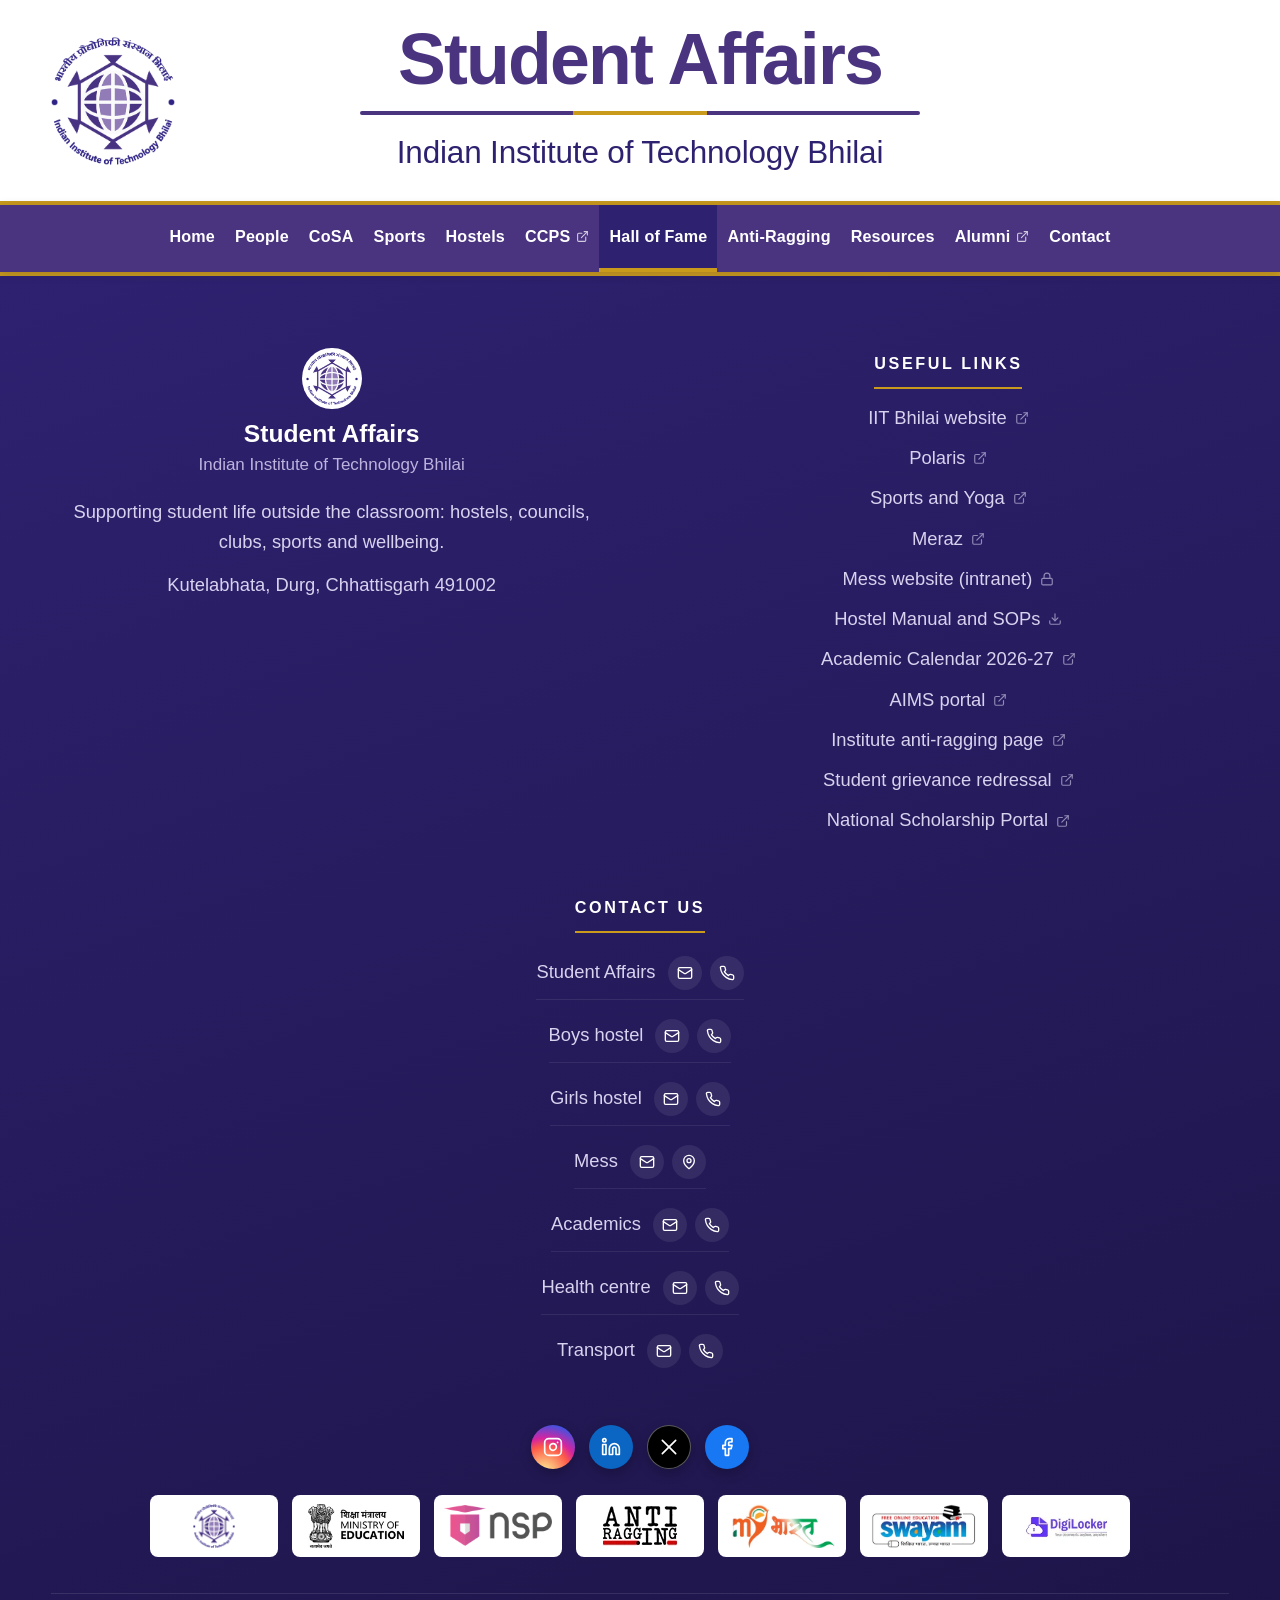
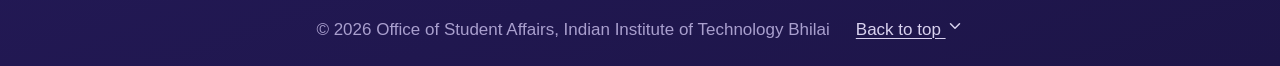
<file: hall-of-fame.html>
<!DOCTYPE html>
<html lang="en">
<head>
<meta charset="utf-8">
<meta name="viewport" content="width=device-width, initial-scale=1, viewport-fit=cover">
<meta name="color-scheme" content="light">
<meta name="description" content="Internships, placements, awards and research by IIT Bhilai students and alumni.">
<title>Hall of Fame | Student Affairs, IIT Bhilai</title>
<link rel="icon" type="image/png" href="assets/img/logo/iit-bhilai-logo.png">
<link rel="preconnect" href="https://fonts.googleapis.com">
<link rel="preconnect" href="https://fonts.gstatic.com" crossorigin>
<link href="https://fonts.googleapis.com/css2?family=Roboto:wght@400;500;700;900&display=swap" rel="stylesheet">
<link rel="stylesheet" href="assets/css/style.css">
</head>
<body>
<span id="top"></span>
<svg width="0" height="0" style="position:absolute" aria-hidden="true">
  <symbol id="i-mail" viewBox="0 0 24 24"><rect width="20" height="16" x="2" y="4" rx="2"/><path d="m22 7-8.97 5.7a1.94 1.94 0 0 1-2.06 0L2 7"/></symbol>
  <symbol id="i-phone" viewBox="0 0 24 24"><path d="M22 16.92v3a2 2 0 0 1-2.18 2 19.79 19.79 0 0 1-8.63-3.07 19.5 19.5 0 0 1-6-6 19.79 19.79 0 0 1-3.07-8.67A2 2 0 0 1 4.11 2h3a2 2 0 0 1 2 1.72 12.84 12.84 0 0 0 .7 2.81 2 2 0 0 1-.45 2.11L8.09 9.91a16 16 0 0 0 6 6l1.27-1.27a2 2 0 0 1 2.11-.45 12.84 12.84 0 0 0 2.81.7A2 2 0 0 1 22 16.92z"/></symbol>
  <symbol id="i-ext" viewBox="0 0 24 24"><path d="M15 3h6v6"/><path d="M10 14 21 3"/><path d="M18 13v6a2 2 0 0 1-2 2H5a2 2 0 0 1-2-2V8a2 2 0 0 1 2-2h6"/></symbol>
  <symbol id="i-down" viewBox="0 0 24 24"><path d="m6 9 6 6 6-6"/></symbol>
  <symbol id="i-left" viewBox="0 0 24 24"><path d="m15 18-6-6 6-6"/></symbol>
  <symbol id="i-right" viewBox="0 0 24 24"><path d="m9 18 6-6-6-6"/></symbol>
  <symbol id="i-x" viewBox="0 0 24 24"><path d="M18 6 6 18M6 6l12 12"/></symbol>
  <symbol id="i-file" viewBox="0 0 24 24"><path d="M21 15v4a2 2 0 0 1-2 2H5a2 2 0 0 1-2-2v-4"/><path d="m7 10 5 5 5-5"/><path d="M12 15V3"/></symbol>
  <symbol id="i-insta" viewBox="0 0 24 24"><rect width="20" height="20" x="2" y="2" rx="5"/><path d="M16 11.37A4 4 0 1 1 12.63 8 4 4 0 0 1 16 11.37z"/><path d="M17.5 6.5h.01"/></symbol>
  <symbol id="i-linkedin" viewBox="0 0 24 24"><path d="M16 8a6 6 0 0 1 6 6v7h-4v-7a2 2 0 0 0-4 0v7h-4v-7a6 6 0 0 1 6-6z"/><rect width="4" height="12" x="2" y="9"/><circle cx="4" cy="4" r="2"/></symbol>
  <symbol id="i-fb" viewBox="0 0 24 24"><path d="M18 2h-3a5 5 0 0 0-5 5v3H7v4h3v8h4v-8h3l1-4h-4V7a1 1 0 0 1 1-1h3z"/></symbol>
  <symbol id="i-xlogo" viewBox="0 0 24 24"><path d="M4 4l16 16M20 4 4 20"/></symbol>
  <symbol id="i-yt" viewBox="0 0 24 24"><path d="M2.5 17a24.12 24.12 0 0 1 0-10 2 2 0 0 1 1.4-1.4 49.56 49.56 0 0 1 16.2 0A2 2 0 0 1 21.5 7a24.12 24.12 0 0 1 0 10 2 2 0 0 1-1.4 1.4 49.55 49.55 0 0 1-16.2 0A2 2 0 0 1 2.5 17"/><path d="m10 15 5-3-5-3z"/></symbol>
  <symbol id="i-pin" viewBox="0 0 24 24"><path d="M20 10c0 6-8 12-8 12s-8-6-8-12a8 8 0 0 1 16 0Z"/><circle cx="12" cy="10" r="3"/></symbol>
  <symbol id="i-lock" viewBox="0 0 24 24"><rect width="18" height="11" x="3" y="11" rx="2"/><path d="M7 11V7a5 5 0 0 1 10 0v4"/></symbol>
  <symbol id="i-web" viewBox="0 0 24 24"><circle cx="12" cy="12" r="10"/><path d="M12 2a14.5 14.5 0 0 0 0 20 14.5 14.5 0 0 0 0-20M2 12h20"/></symbol>
</svg>

<header class="masthead">
  <div class="wrap">
    <img src="assets/img/logo/iit-bhilai-logo.png" alt="Indian Institute of Technology Bhilai logo" width="124" height="128">
    <div class="titleblock">
      <h1>Student Affairs</h1>
      <div class="rule" role="presentation"></div>
      <p>Indian Institute of Technology Bhilai</p>
    </div>
    <div class="spacer" aria-hidden="true"></div>
  </div>
</header>

<nav class="nav" aria-label="Main">
  <div class="wrap">
    <button class="nav-toggle" id="navToggle" aria-expanded="false" aria-controls="menu"><span class="bars"></span>Menu</button>
    <ul class="menu" id="menu">
      <li><a href="index.html#home">Home</a></li>
      <li><a href="index.html#people">People</a></li>
      <li class="has-sub"><a href="index.html#cosa">CoSA <svg class="ico caret"><use href="#i-down"/></svg></a>
        <ul class="sub">
          <li><a href="index.html#cosa">Council of Student Affairs<small>Council and major events</small></a></li>
          <li><a href="index.html#clubs">Clubs<small>Cultural, sci-tech and societies</small></a></li>
          <li><a href="index.html#meraz">Meraz<small>Annual techno-cultural fest</small></a></li>
        </ul>
      </li>
      <li class="has-sub"><a href="index.html#sports">Sports <svg class="ico caret"><use href="#i-down"/></svg></a>
        <ul class="sub">
          <li><a href="index.html#sports">Sports and grounds<small>Clubs, courts and Prayatna</small></a></li>
          <li><a href="index.html#gym">Gym<small>Machines, timings and equipment</small></a></li>
          <li><a href="https://sportsandyoga.iitbhilai.ac.in/index.html" target="_blank" rel="noopener">Sports and Yoga site<small>Events, Prayatna and contact</small></a></li>
        </ul>
      </li>
      <li class="has-sub"><a href="index.html#hostels">Hostels <svg class="ico caret"><use href="#i-down"/></svg></a>
        <ul class="sub">
          <li><a href="index.html#hostels">Hostel life<small>Hostels, wardens and rules</small></a></li>
          <li><a href="index.html#mess">Mess<small>Timings, caterers and location</small></a></li>
          <li><a href="index.html#gallery">Gallery<small>Photos of hostels and facilities</small></a></li>
        </ul>
      </li>
      <li><a href="https://www.iitbhilai.ac.in/index.php?pid=placement" target="_blank" rel="noopener">CCPS <svg class="ico ext-ico"><use href="#i-ext"/></svg></a></li>
      <li><a href="hall-of-fame.html" class="active">Hall of Fame</a></li>
      <li><a href="index.html#anti-ragging">Anti-Ragging</a>
        <!-- <ul class="sub"> -->
          <!-- <li><a href="index.html#anti-ragging">Anti-Ragging<small>Committee, helpline and rules</small></a></li>
          <li><a href="women-welfare.html">Women Welfare Committee<small>Safety, ICC and helplines</small></a></li> -->
        <!-- </ul> -->
      </li>
      <li class="has-sub"><a href="index.html#forms">Resources <svg class="ico caret"><use href="#i-down"/></svg></a>
        <ul class="sub">
          <li><a href="index.html#forms">Forms and documents<small>Manuals, calendar and forms</small></a></li>
          <li><a href="index.html#portals">Government portals<small>MY Bharat, scholarships, helplines</small></a></li>
        </ul>
      </li>
      <li><a href="https://sac.iitbhilai.ac.in/" target="_blank" rel="noopener">Alumni <svg class="ico ext-ico"><use href="#i-ext"/></svg></a></li>
      <li><a href="index.html#contact">Contact</a></li>
    </ul>
  </div>
</nav>

<main>
<!-- Hall of Fame content goes here. -->
</main>

<footer class="site-footer">
  <div class="wrap">
    <div class="f-grid">
      <div>
        <div class="f-brand"><img src="assets/img/logo/iit-bhilai-logo.png" alt="" width="60" height="62"><div><strong>Student Affairs</strong><span>Indian Institute of Technology Bhilai</span></div></div>
        <p>Supporting student life outside the classroom: hostels, councils, clubs, sports and wellbeing.</p>
        <p>Kutelabhata, Durg, Chhattisgarh 491002</p>
      </div>
      <div>
        <p class="f-title">Useful links</p>
        <ul class="f-list">
          <li><a href="https://www.iitbhilai.ac.in/" target="_blank" rel="noopener">IIT Bhilai website <svg class="ico"><use href="#i-ext"/></svg></a></li>
          <li><a href="https://polaris.iitbhilai.ac.in/" target="_blank" rel="noopener">Polaris <svg class="ico"><use href="#i-ext"/></svg></a></li>
          <li><a href="https://sportsandyoga.iitbhilai.ac.in/index.html" target="_blank" rel="noopener">Sports and Yoga <svg class="ico"><use href="#i-ext"/></svg></a></li>
          <li><a href="https://meraz.iitbhilai.ac.in/" target="_blank" rel="noopener">Meraz <svg class="ico"><use href="#i-ext"/></svg></a></li>
          <li><a href="https://mess.iitbhilai.ac.in/" target="_blank" rel="noopener">Mess website (intranet) <svg class="ico"><use href="#i-lock"/></svg></a></li>
          <li><a href="assets/docs/Hostel%20Manual%20_Updated(new).pdf" target="_blank" rel="noopener">Hostel Manual and SOPs <svg class="ico"><use href="#i-file"/></svg></a></li>
          <li><a href="https://www.iitbhilai.ac.in/index.php?pid=acad_course_2026_27M" target="_blank" rel="noopener">Academic Calendar 2026-27 <svg class="ico"><use href="#i-ext"/></svg></a></li>
          <li><a href="https://aimsportal.iitbhilai.ac.in/iitbhAims/" target="_blank" rel="noopener">AIMS portal <svg class="ico"><use href="#i-ext"/></svg></a></li>
          <li><a href="https://www.iitbhilai.ac.in/index.php?pid=anti_ragging" target="_blank" rel="noopener">Institute anti-ragging page <svg class="ico"><use href="#i-ext"/></svg></a></li>
          <li><a href="https://www.iitbhilai.ac.in/index.php?pid=student_grievance" target="_blank" rel="noopener">Student grievance redressal <svg class="ico"><use href="#i-ext"/></svg></a></li>
          <li><a href="https://scholarships.gov.in/" target="_blank" rel="noopener">National Scholarship Portal <svg class="ico"><use href="#i-ext"/></svg></a></li>
        </ul>
      </div>
      <div>
        <p class="f-title">Contact us</p>
        <ul class="f-list f-contacts">
          <li><span>Student Affairs</span><span class="acts"><a href="mailto:studentaffairs@iitbhilai.ac.in" aria-label="Email Student Affairs"><svg class="ico"><use href="#i-mail"/></svg></a><a href="tel:07882991608" aria-label="Call Student Affairs"><svg class="ico"><use href="#i-phone"/></svg></a></span></li>
          <li><span>Boys hostel</span><span class="acts"><a href="mailto:hostel_gopad@iitbhilai.ac.in" aria-label="Email boys hostel"><svg class="ico"><use href="#i-mail"/></svg></a><a href="tel:+919424283715" aria-label="Call boys hostel"><svg class="ico"><use href="#i-phone"/></svg></a></span></li>
          <li><span>Girls hostel</span><span class="acts"><a href="mailto:hostel_indravati@iitbhilai.ac.in" aria-label="Email girls hostel"><svg class="ico"><use href="#i-mail"/></svg></a><a href="tel:+919406256993" aria-label="Call girls hostel"><svg class="ico"><use href="#i-phone"/></svg></a></span></li>
          <li><span>Mess</span><span class="acts"><a href="mailto:messcoordinator@iitbhilai.ac.in" aria-label="Email the mess coordinator"><svg class="ico"><use href="#i-mail"/></svg></a><a href="https://maps.app.goo.gl/VnPGnJqzifBFkQjk9" target="_blank" rel="noopener" aria-label="Mess location on Google Maps"><svg class="ico"><use href="#i-pin"/></svg></a></span></li>
          <li><span>Academics</span><span class="acts"><a href="mailto:academics@iitbhilai.ac.in" aria-label="Email academics office"><svg class="ico"><use href="#i-mail"/></svg></a><a href="tel:07882991609" aria-label="Call academics office"><svg class="ico"><use href="#i-phone"/></svg></a></span></li>
          <li><span>Health centre</span><span class="acts"><a href="mailto:healthcenter@iitbhilai.ac.in" aria-label="Email health centre"><svg class="ico"><use href="#i-mail"/></svg></a><a href="tel:+919424283691" aria-label="Call health centre"><svg class="ico"><use href="#i-phone"/></svg></a></span></li>
          <li><span>Transport</span><span class="acts"><a href="mailto:traveldesk@iitbhilai.ac.in" aria-label="Email travel desk"><svg class="ico"><use href="#i-mail"/></svg></a><a href="tel:+919907940717" aria-label="Call travel desk"><svg class="ico"><use href="#i-phone"/></svg></a></span></li>
        </ul>
      </div>
    </div>
    <div class="f-social" aria-label="Social media">
      <a href="https://www.instagram.com/cosa_iitbhilai/" target="_blank" rel="noopener" class="s-insta" aria-label="CoSA on Instagram"><svg class="ico"><use href="#i-insta"/></svg></a>
      <a href="https://www.linkedin.com/school/iit-bhilai/" target="_blank" rel="noopener" class="s-linkedin" aria-label="IIT Bhilai on LinkedIn"><svg class="ico"><use href="#i-linkedin"/></svg></a>
      <a href="https://x.com/IIT_Bhilai" target="_blank" rel="noopener" class="s-x" aria-label="IIT Bhilai on X"><svg class="ico"><use href="#i-xlogo"/></svg></a>
      <a href="https://www.facebook.com/iit.bh/" target="_blank" rel="noopener" class="s-fb" aria-label="IIT Bhilai on Facebook"><svg class="ico"><use href="#i-fb"/></svg></a>
      <!-- <a href="https://youtube.com/@smp_iit_bhilai" target="_blank" rel="noopener" class="s-yt" aria-label="SMP IIT Bhilai on YouTube"><svg class="ico"><use href="#i-yt"/></svg></a> -->
    </div>
    <div class="f-logos" aria-label="Useful websites">
      <a href="https://www.iitbhilai.ac.in/" target="_blank" rel="noopener" title="IIT Bhilai"><img src="assets/img/logo/iit-bhilai-logo.png" alt="IIT Bhilai" loading="lazy"></a>
      <a href="https://www.education.gov.in/" target="_blank" rel="noopener" title="Ministry of Education"><img src="assets/img/footer/moe.webp" alt="Ministry of Education" loading="lazy"></a>
      <a href="https://scholarships.gov.in/" target="_blank" rel="noopener" title="National Scholarship Portal"><img src="assets/img/footer/nsp.webp" alt="National Scholarship Portal" loading="lazy"></a>
      <a href="https://www.antiragging.in/" target="_blank" rel="noopener" title="National Anti-Ragging Portal"><img src="assets/img/footer/antiragging.webp" alt="National Anti-Ragging Portal" loading="lazy"></a>
      <a href="https://mybharat.gov.in/" target="_blank" rel="noopener" title="MY Bharat"><img src="assets/img/footer/mybharat.webp" alt="MY Bharat" loading="lazy"></a>
      <a href="https://swayam.gov.in/" target="_blank" rel="noopener" title="SWAYAM"><img src="assets/img/footer/swayam.webp" alt="SWAYAM" loading="lazy"></a>
      <a href="https://www.digilocker.gov.in/" target="_blank" rel="noopener" title="DigiLocker"><img src="assets/img/footer/digilocker.webp" alt="DigiLocker" loading="lazy"></a>
    </div>
    <div class="f-bottom">
      <span>&copy; 2026 Office of Student Affairs, Indian Institute of Technology Bhilai</span>
      <a class="to-top" href="#top">Back to top <svg class="ico"><use href="#i-down"/></svg></a>
    </div>
  </div>
</footer>

<dialog class="lightbox" id="lightbox" aria-label="Photo viewer">
  <button class="lb-btn lb-close" id="lbClose" aria-label="Close"><svg class="ico"><use href="#i-x"/></svg></button>
  <button class="lb-btn lb-prev" id="lbPrev" aria-label="Previous photo"><svg class="ico"><use href="#i-left"/></svg></button>
  <button class="lb-btn lb-next" id="lbNext" aria-label="Next photo"><svg class="ico"><use href="#i-right"/></svg></button>
  <figure><div><img id="lbImg" alt=""><figcaption id="lbCap"></figcaption></div></figure>
</dialog>

<script src="assets/js/main.js"></script>
</body>
</html>
</file>
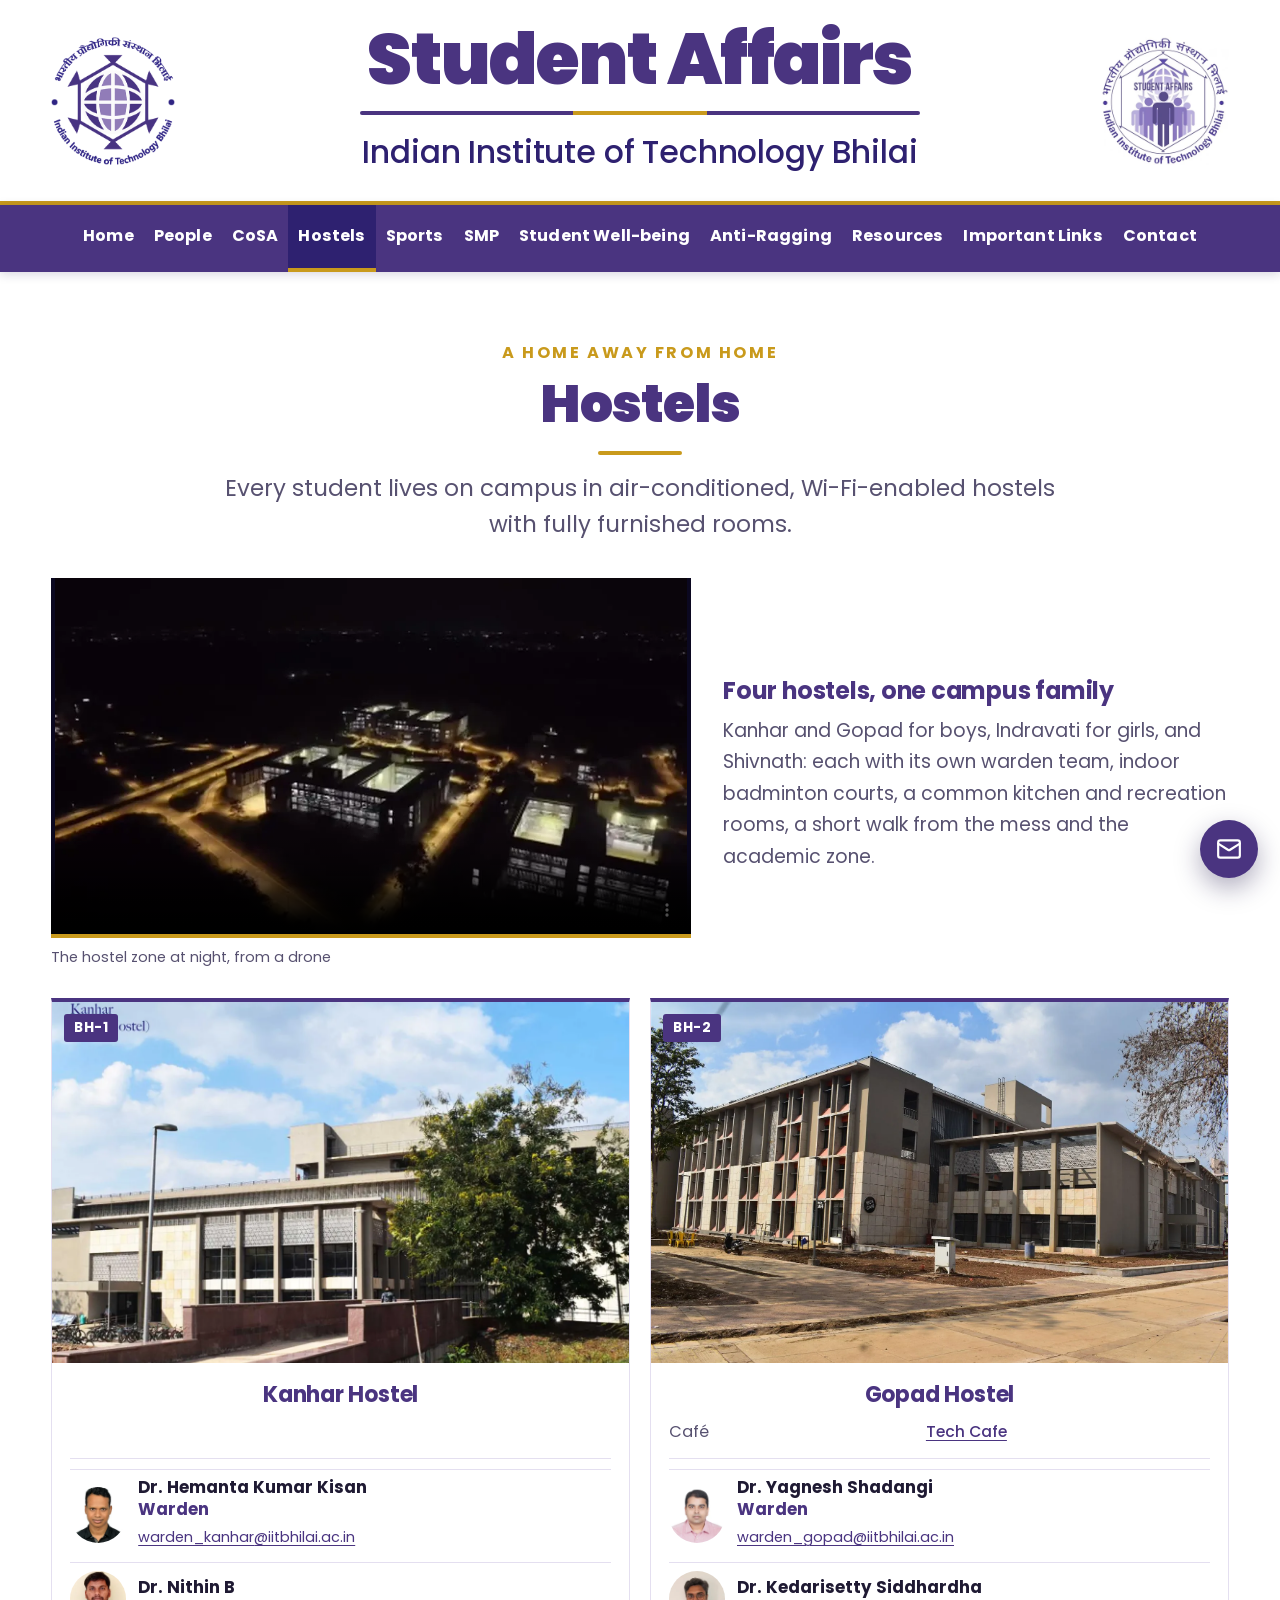
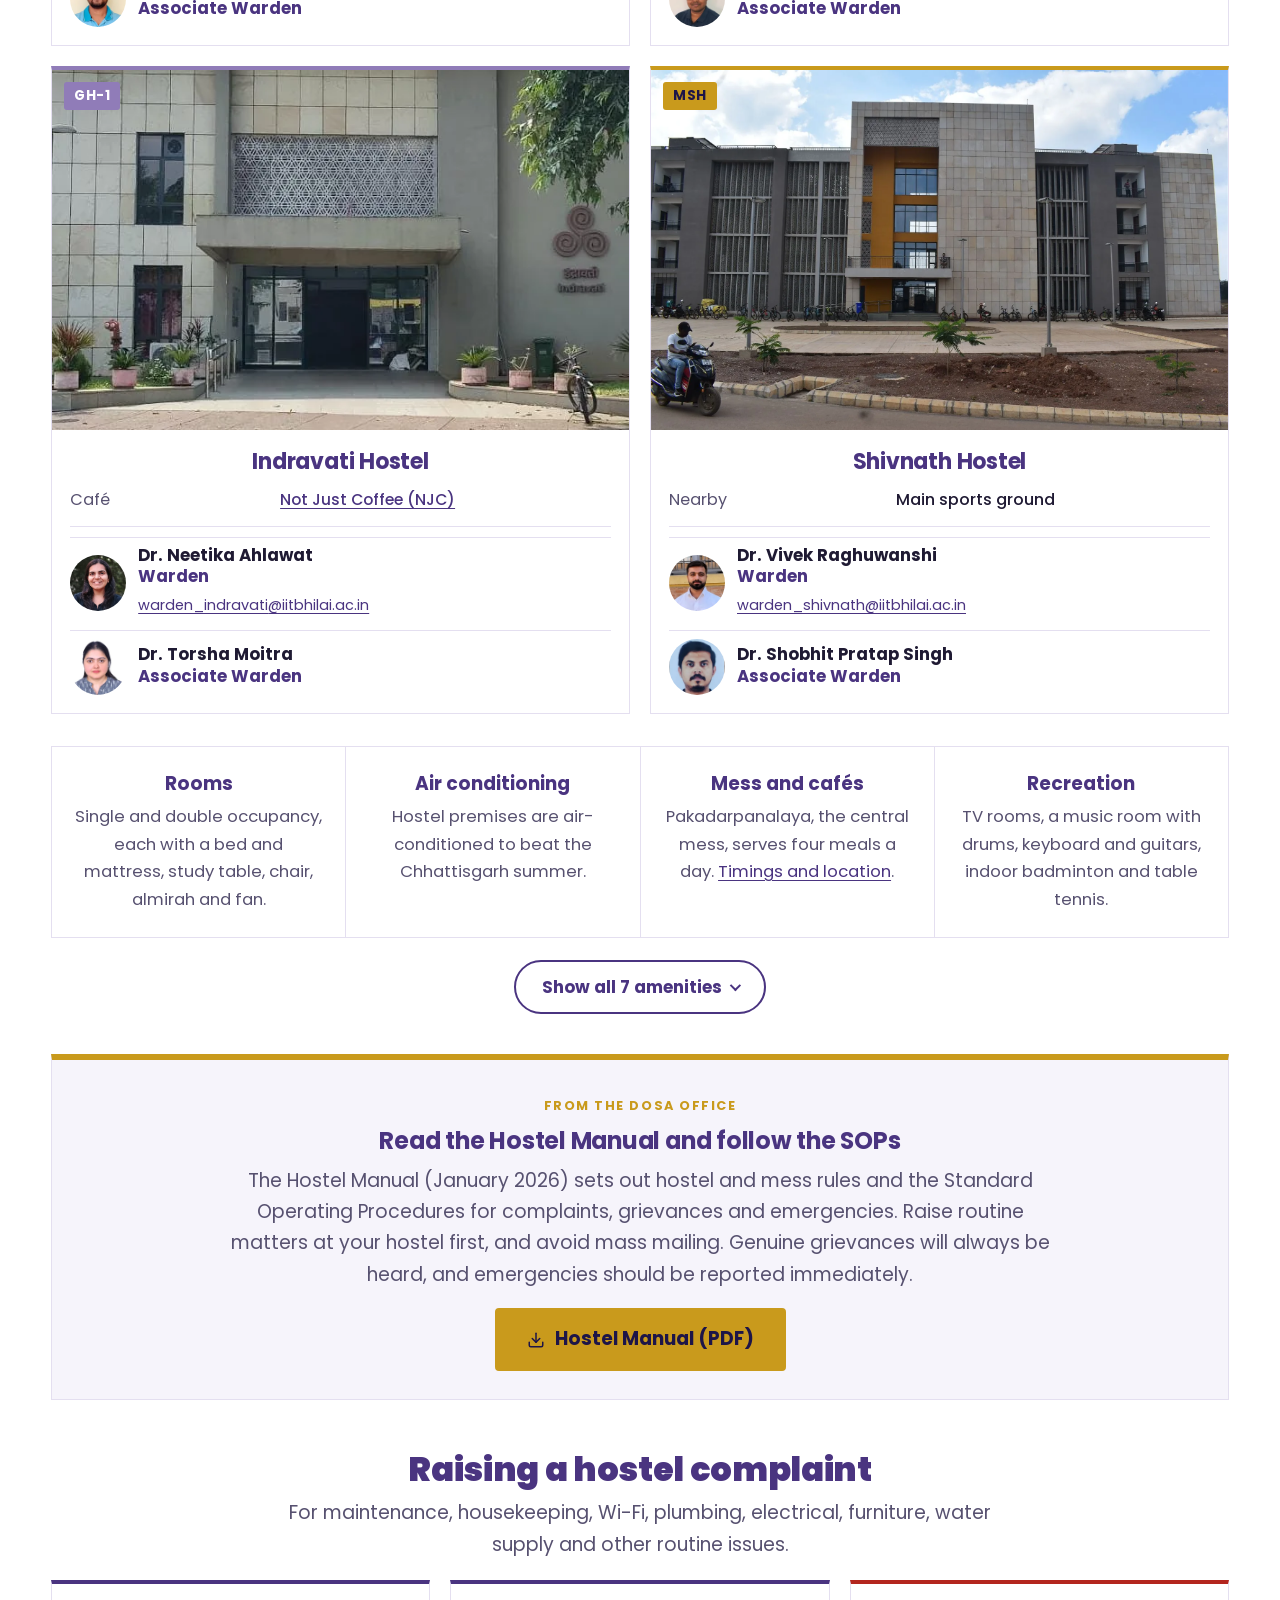
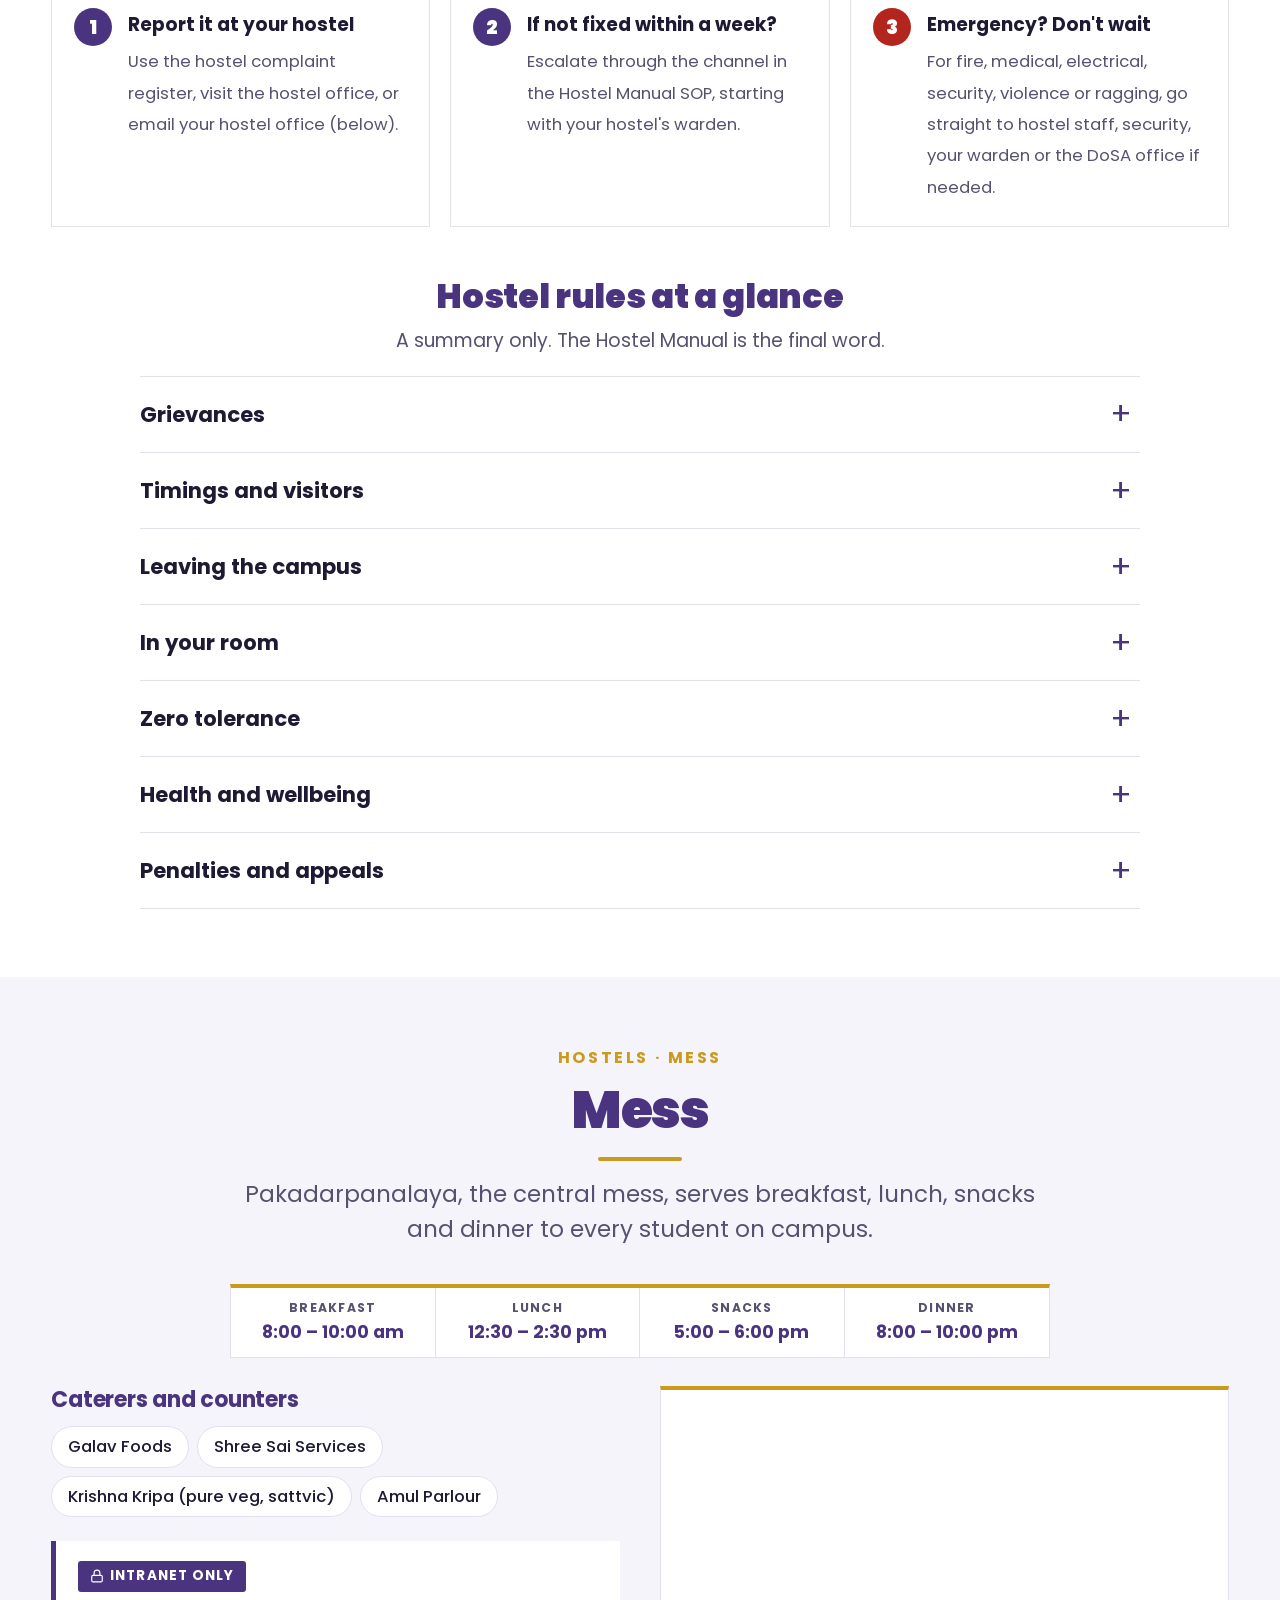
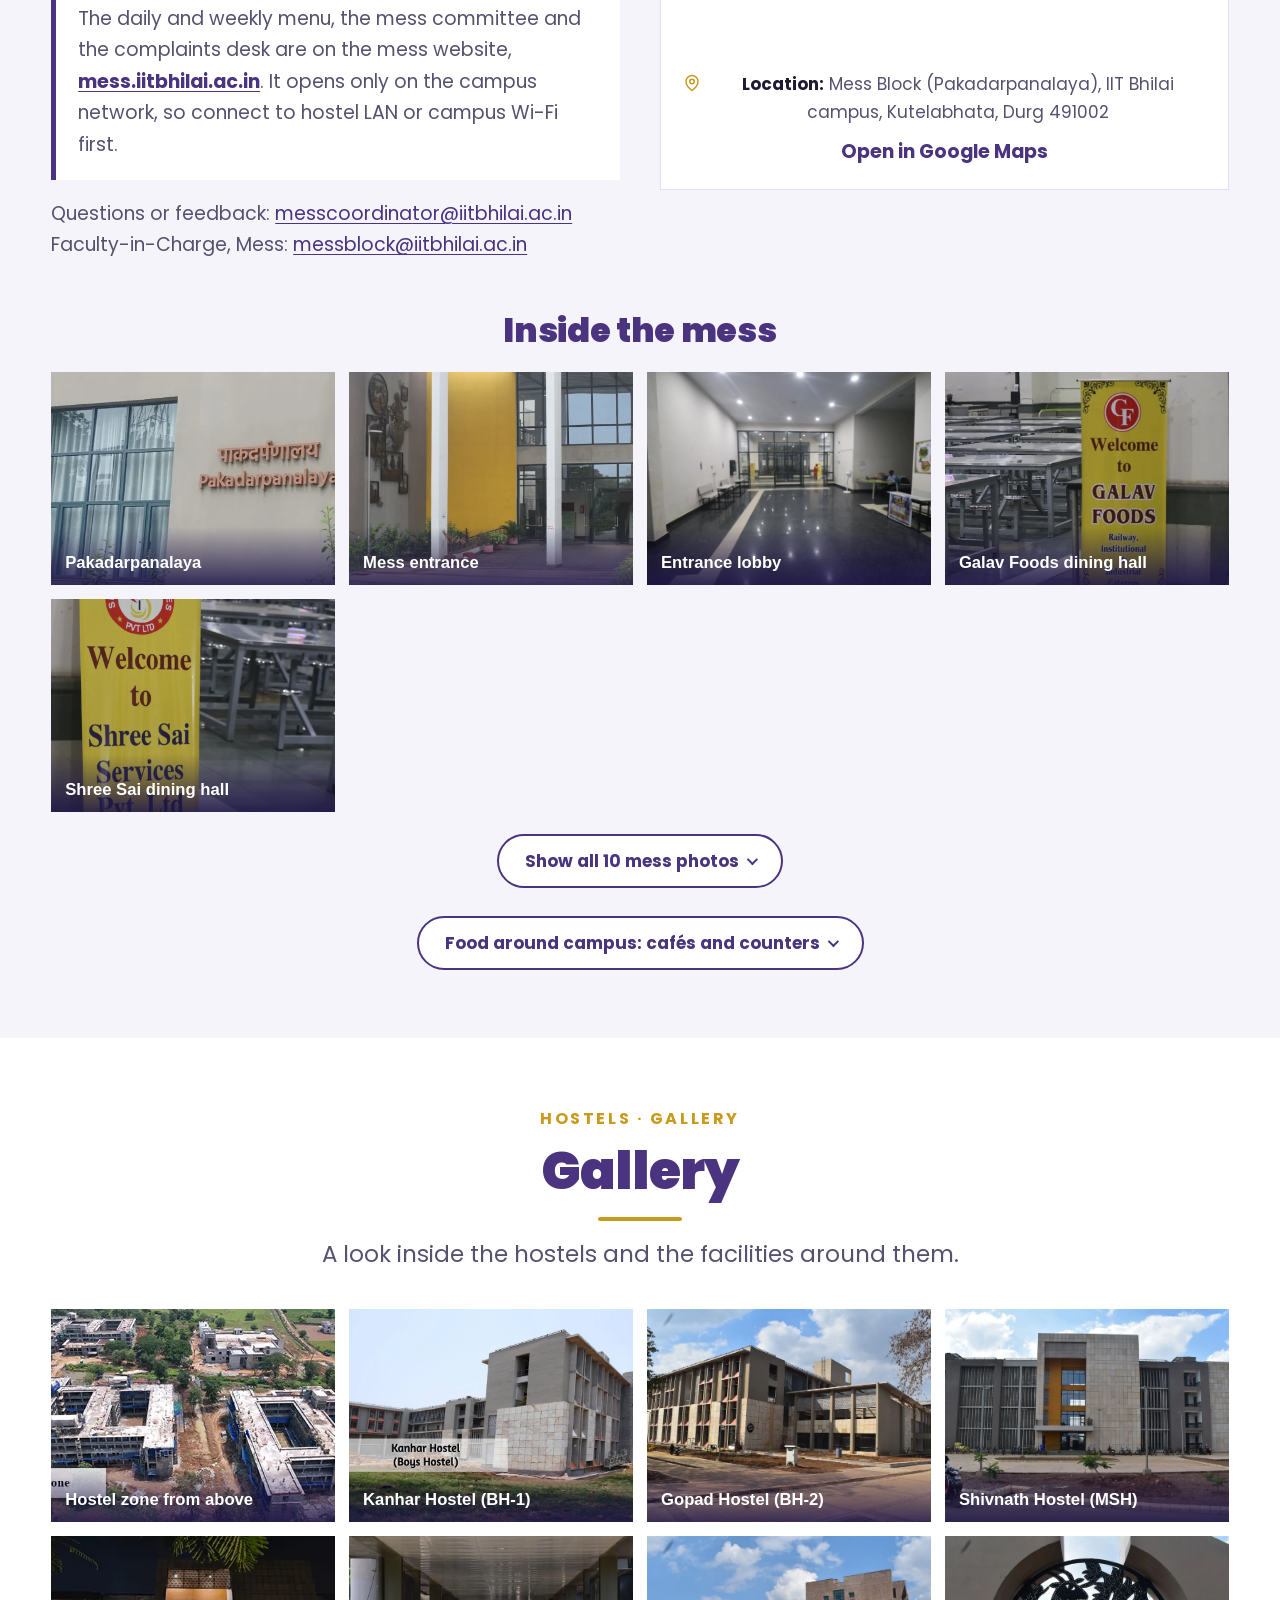
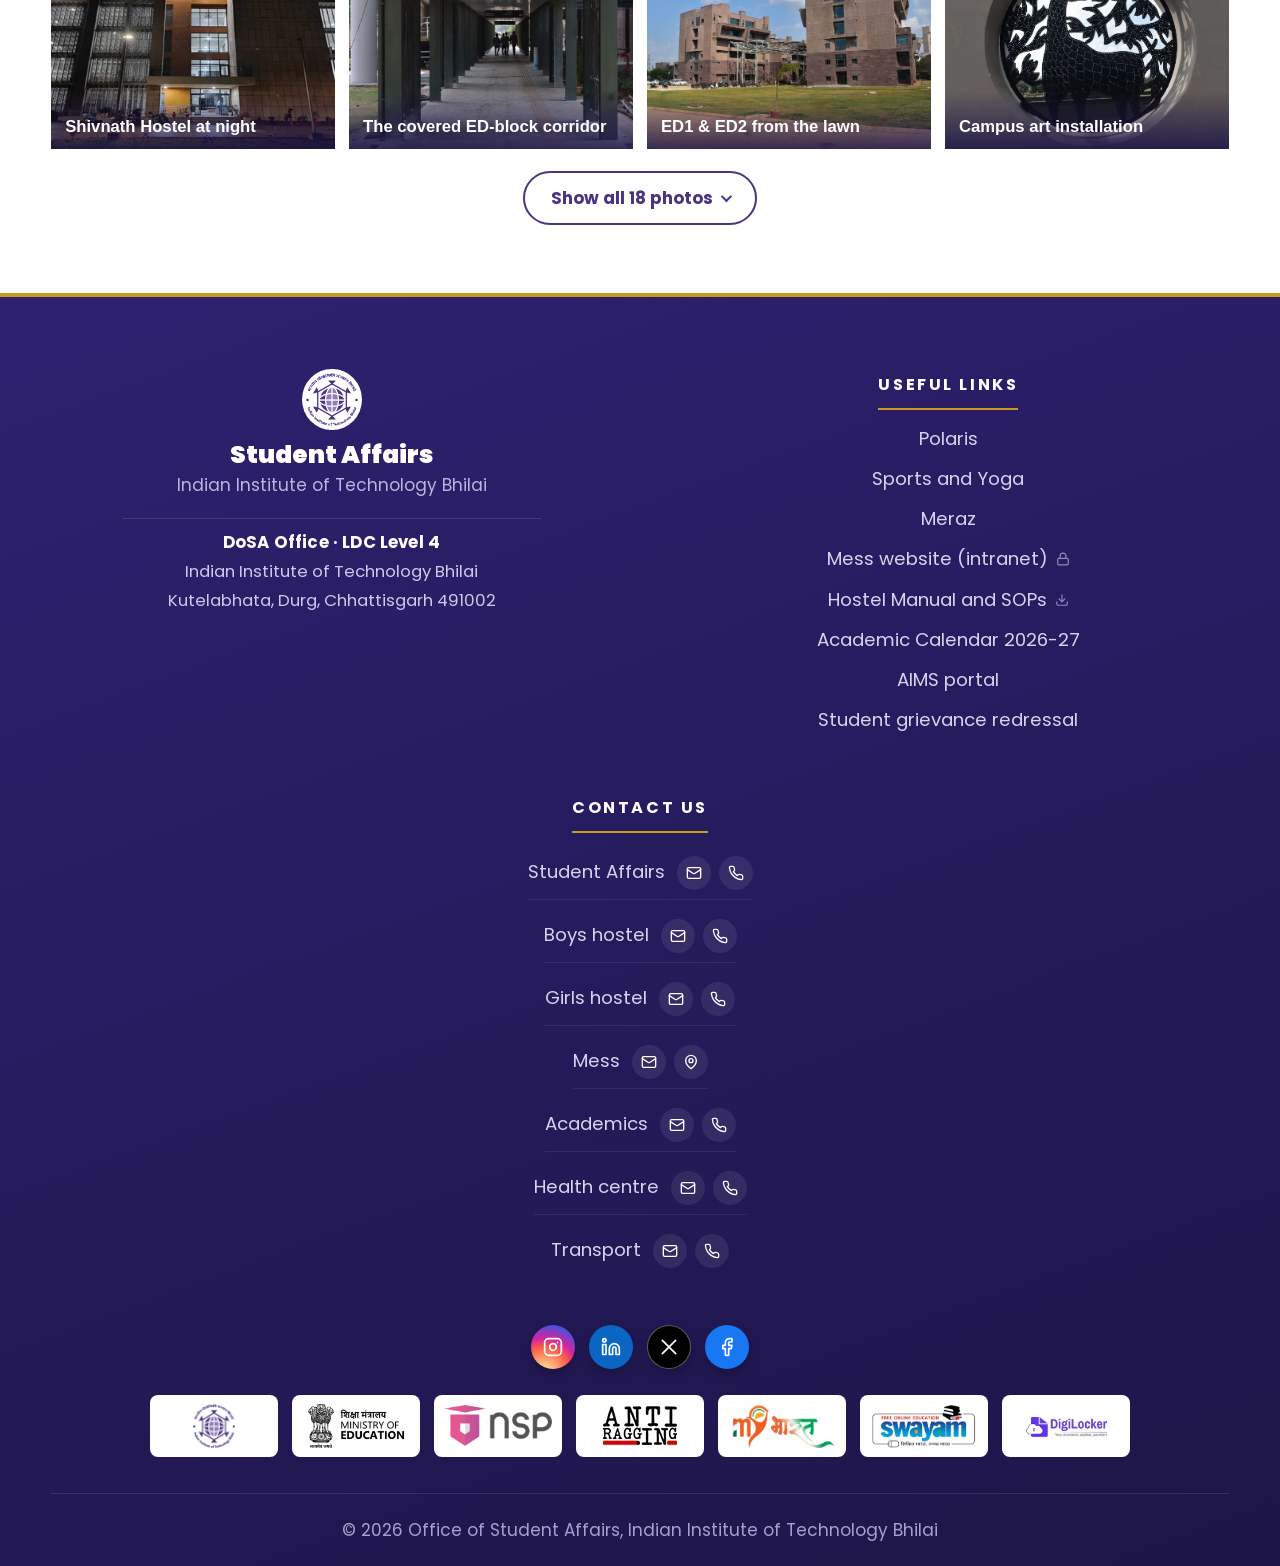
<file: hostels.html>
<!DOCTYPE html>
<html lang="en">
<head>
<meta charset="utf-8">
<meta name="viewport" content="width=device-width, initial-scale=1, viewport-fit=cover">
<meta name="color-scheme" content="light">
<meta name="description" content="Hostels, wardens, rules, the mess and photos of hostel life at IIT Bhilai.">
<title>Hostels and Mess | Student Affairs, IIT Bhilai</title>
<link rel="icon" type="image/png" href="assets/img/logo/iit-bhilai-logo.png">
<link rel="preconnect" href="https://fonts.googleapis.com">
<link rel="preconnect" href="https://fonts.gstatic.com" crossorigin>
<link href="https://fonts.googleapis.com/css2?family=Poppins:wght@400;500;600;700;800;900&display=swap" rel="stylesheet">
<link rel="stylesheet" href="assets/css/style.css">
</head>
<body>
<span id="top"></span>

<svg width="0" height="0" style="position:absolute" aria-hidden="true">
  <symbol id="i-mail" viewBox="0 0 24 24"><rect width="20" height="16" x="2" y="4" rx="2"/><path d="m22 7-8.97 5.7a1.94 1.94 0 0 1-2.06 0L2 7"/></symbol>
  <symbol id="i-phone" viewBox="0 0 24 24"><path d="M22 16.92v3a2 2 0 0 1-2.18 2 19.79 19.79 0 0 1-8.63-3.07 19.5 19.5 0 0 1-6-6 19.79 19.79 0 0 1-3.07-8.67A2 2 0 0 1 4.11 2h3a2 2 0 0 1 2 1.72 12.84 12.84 0 0 0 .7 2.81 2 2 0 0 1-.45 2.11L8.09 9.91a16 16 0 0 0 6 6l1.27-1.27a2 2 0 0 1 2.11-.45 12.84 12.84 0 0 0 2.81.7A2 2 0 0 1 22 16.92z"/></symbol>
  <symbol id="i-ext" viewBox="0 0 24 24"><path d="M15 3h6v6"/><path d="M10 14 21 3"/><path d="M18 13v6a2 2 0 0 1-2 2H5a2 2 0 0 1-2-2V8a2 2 0 0 1 2-2h6"/></symbol>
  <symbol id="i-down" viewBox="0 0 24 24"><path d="m6 9 6 6 6-6"/></symbol>
  <symbol id="i-left" viewBox="0 0 24 24"><path d="m15 18-6-6 6-6"/></symbol>
  <symbol id="i-right" viewBox="0 0 24 24"><path d="m9 18 6-6-6-6"/></symbol>
  <symbol id="i-x" viewBox="0 0 24 24"><path d="M18 6 6 18M6 6l12 12"/></symbol>
  <symbol id="i-file" viewBox="0 0 24 24"><path d="M21 15v4a2 2 0 0 1-2 2H5a2 2 0 0 1-2-2v-4"/><path d="m7 10 5 5 5-5"/><path d="M12 15V3"/></symbol>
  <symbol id="i-insta" viewBox="0 0 24 24"><rect width="20" height="20" x="2" y="2" rx="5"/><path d="M16 11.37A4 4 0 1 1 12.63 8 4 4 0 0 1 16 11.37z"/><path d="M17.5 6.5h.01"/></symbol>
  <symbol id="i-linkedin" viewBox="0 0 24 24"><path d="M16 8a6 6 0 0 1 6 6v7h-4v-7a2 2 0 0 0-4 0v7h-4v-7a6 6 0 0 1 6-6z"/><rect width="4" height="12" x="2" y="9"/><circle cx="4" cy="4" r="2"/></symbol>
  <symbol id="i-fb" viewBox="0 0 24 24"><path d="M18 2h-3a5 5 0 0 0-5 5v3H7v4h3v8h4v-8h3l1-4h-4V7a1 1 0 0 1 1-1h3z"/></symbol>
  <symbol id="i-xlogo" viewBox="0 0 24 24"><path d="M4 4l16 16M20 4 4 20"/></symbol>
  <symbol id="i-yt" viewBox="0 0 24 24"><path d="M2.5 17a24.12 24.12 0 0 1 0-10 2 2 0 0 1 1.4-1.4 49.56 49.56 0 0 1 16.2 0A2 2 0 0 1 21.5 7a24.12 24.12 0 0 1 0 10 2 2 0 0 1-1.4 1.4 49.55 49.55 0 0 1-16.2 0A2 2 0 0 1 2.5 17"/><path d="m10 15 5-3-5-3z"/></symbol>
  <symbol id="i-pin" viewBox="0 0 24 24"><path d="M20 10c0 6-8 12-8 12s-8-6-8-12a8 8 0 0 1 16 0Z"/><circle cx="12" cy="10" r="3"/></symbol>
  <symbol id="i-lock" viewBox="0 0 24 24"><rect width="18" height="11" x="3" y="11" rx="2"/><path d="M7 11V7a5 5 0 0 1 10 0v4"/></symbol>
  <symbol id="i-web" viewBox="0 0 24 24"><circle cx="12" cy="12" r="10"/><path d="M12 2a14.5 14.5 0 0 0 0 20 14.5 14.5 0 0 0 0-20M2 12h20"/></symbol>
</svg>

<header class="masthead">
  <div class="wrap">
    <a class="logo-main" href="index.html"><img src="assets/img/logo/iit-bhilai-logo.png" alt="Indian Institute of Technology Bhilai logo" width="124" height="128"></a>
    <div class="titleblock">
      <h1>Student Affairs</h1>
      <div class="rule" role="presentation"></div>
      <p>Indian Institute of Technology Bhilai</p>
    </div>
    <div class="logo-2"><img src="assets/img/logo/student-affairs-logo.webp" alt="Student Affairs, IIT Bhilai logo" width="128" height="128"></div>
  </div>
</header>

<nav class="nav" aria-label="Main">
  <div class="wrap">
    <button class="nav-toggle" id="navToggle" aria-expanded="false" aria-controls="menu"><span class="bars"></span>Menu</button>
    <ul class="menu" id="menu">
      <li><a href="index.html">Home</a></li>
      <li><a href="people.html">People</a></li>
      <li class="has-sub"><a href="cosa.html">CoSA <svg class="ico caret"><use href="#i-down"/></svg></a>
        <ul class="sub">
          <li><a href="cosa.html#cosa">Council of Student Affairs<small>Council and major events</small></a></li>
          <li><a href="cosa.html#meraz">Meraz 7.0<small>The annual techno-cultural fest</small></a></li>
          <li><a href="cosa.html#clubs">Clubs<small>Cultural, sci-tech and societies</small></a></li>
        </ul>
      </li>
      <li><a href="hostels.html" class="active">Hostels</a></li>
      <li class="has-sub"><a href="sports.html">Sports <svg class="ico caret"><use href="#i-down"/></svg></a>
        <ul class="sub">
          <li><a href="sports.html#sports">Sports and grounds<small>Clubs, courts and Prayatna</small></a></li>
          <li><a href="sports.html#gym">Gym<small>Timings and photos</small></a></li>
          <li><a href="https://sportsandyoga.iitbhilai.ac.in/index.html" target="_blank" rel="noopener">Sports and Yoga site<small>Events, Prayatna and contact</small></a></li>
        </ul>
      </li>
      <li><a href="smp.html">SMP</a></li>
      <li><a href="wellness.html">Student Well-being</a></li>
      <li><a href="anti-ragging.html">Anti-Ragging</a></li>
      <li><a href="resources.html">Resources</a></li>
      <li class="has-sub"><a href="important-links.html">Important Links <svg class="ico caret"><use href="#i-down"/></svg></a>
        <ul class="sub">
          <li><a href="https://polaris.iitbhilai.ac.in/" target="_blank" rel="noopener">Polaris </a></li>
          <li><a href="https://aimsportal.iitbhilai.ac.in/iitbhAims/" target="_blank" rel="noopener">AIMS portal </a></li>
          <li><a href="https://mess.iitbhilai.ac.in/" target="_blank" rel="noopener">Mess website<small>Campus network only</small></a></li>
          <li><a href="https://meraz.iitbhilai.ac.in/" target="_blank" rel="noopener">Meraz </a></li>
          <li><a href="https://www.iitbhilai.ac.in/index.php?pid=placement" target="_blank" rel="noopener">CCPS </a></li>
          <li><a href="https://sac.iitbhilai.ac.in/" target="_blank" rel="noopener">Alumni </a></li>
          <li><a href="important-links.html#portals">Government portals<small>Scholarships, helplines, learning</small></a></li>
        </ul>
      </li>
      <li><a href="contact.html">Contact</a></li>
    </ul>
  </div>
</nav>

<main>

<section id="hostels">
  <div class="wrap">
    <div class="head">
      <span class="eyebrow">A home away from home</span>
      <h2>Hostels</h2>
      <p class="lead">Every student lives on campus in air-conditioned, Wi-Fi-enabled hostels with fully furnished rooms.</p>
    </div>
    <div class="hostel-intro">
      <figure class="drone">
        <video class="lazy-video" data-src="assets/video/hostels-drone-night.mp4" poster="assets/img/hostel/hostels-drone-poster.webp" muted loop playsinline controls preload="none" width="952" height="536" aria-label="Drone view of the hostel zone at night"></video>
        <figcaption>The hostel zone at night, from a drone</figcaption>
      </figure>
      <div>
        <h3>Four hostels, one campus family</h3>
        <p>Kanhar and Gopad for boys, Indravati for girls, and Shivnath: each with its own warden team, indoor badminton courts, a common kitchen and recreation rooms, a short walk from the mess and the academic zone.</p>
      </div>
    </div>
    <div class="hostels">
      <article class="hostel"><div class="h-photo"><img src="assets/img/hostel/kanhar-front.webp" alt="Kanhar Hostel building" loading="lazy"><span class="code">BH-1</span></div><div class="h-body"><h3>Kanhar Hostel</h3><div class="h-staff"><div class="member"><img src="assets/img/people/hemant.webp" alt="" loading="lazy" width="56" height="56"><div><strong>Dr. Hemanta Kumar Kisan</strong><small>Warden</small><a href="mailto:warden_kanhar@iitbhilai.ac.in">warden_kanhar<wbr>@iitbhilai.ac.in</a></div></div><div class="member"><img src="assets/img/people/nithin.webp" alt="" loading="lazy" width="56" height="56"><div><strong>Dr. Nithin B</strong><small>Associate Warden</small></div></div></div></div></article>
      <article class="hostel"><div class="h-photo"><img src="assets/img/hostel/gopad-front.webp" alt="Gopad Hostel building with Tech Cafe" loading="lazy"><span class="code">BH-2</span></div><div class="h-body"><h3>Gopad Hostel</h3><dl><dt>Café</dt><dd><a href="https://maps.app.goo.gl/yW3CesEA8t32nkeQA" target="_blank" rel="noopener">Tech Cafe</a></dd></dl><div class="h-staff"><div class="member"><img src="assets/img/people/yshadangi.webp" alt="" loading="lazy" width="56" height="56"><div><strong>Dr. Yagnesh Shadangi</strong><small>Warden</small><a href="mailto:warden_gopad@iitbhilai.ac.in">warden_gopad<wbr>@iitbhilai.ac.in</a></div></div><div class="member"><img src="assets/img/people/siddhardhak.webp" alt="" loading="lazy" width="56" height="56"><div><strong>Dr. Kedarisetty Siddhardha</strong><small>Associate Warden</small></div></div></div></div></article>
      <article class="hostel girls"><div class="h-photo"><img src="assets/img/hostel/indravati-front.webp" alt="Indravati Hostel entrance" loading="lazy"><span class="code">GH-1</span></div><div class="h-body"><h3>Indravati Hostel</h3><dl><dt>Café</dt><dd><a href="https://maps.app.goo.gl/kh7XkwrHYYshbkfF7" target="_blank" rel="noopener">Not Just Coffee (NJC)</a></dd></dl><div class="h-staff"><div class="member"><img src="assets/img/people/neetika.png" alt="" loading="lazy" width="56" height="56"><div><strong>Dr. Neetika Ahlawat</strong><small>Warden</small><a href="mailto:warden_indravati@iitbhilai.ac.in">warden_indravati<wbr>@iitbhilai.ac.in</a></div></div><div class="member"><img src="assets/img/people/torsha.webp" alt="" loading="lazy" width="56" height="56"><div><strong>Dr. Torsha Moitra</strong><small>Associate Warden</small></div></div></div></div></article>
      <article class="hostel first"><div class="h-photo"><img src="assets/img/hostel/msh-front.webp" alt="Shivnath Hostel (MSH) building" loading="lazy"><span class="code">MSH</span></div><div class="h-body"><h3>Shivnath Hostel</h3><dl><dt>Nearby</dt><dd>Main sports ground</dd></dl><div class="h-staff"><div class="member"><img src="assets/img/people/vivekr.webp" alt="" loading="lazy" width="56" height="56"><div><strong>Dr. Vivek Raghuwanshi</strong><small>Warden</small><a href="mailto:warden_shivnath@iitbhilai.ac.in">warden_shivnath<wbr>@iitbhilai.ac.in</a></div></div><div class="member"><img src="assets/img/people/shobhitsingh.webp" alt="" loading="lazy" width="56" height="56"><div><strong>Dr. Shobhit Pratap Singh</strong><small>Associate Warden</small></div></div></div></div></article>
    </div>

    <div class="amenities" data-limit="4" data-noun="amenities">
      <div class="amenity"><h4>Rooms</h4><p>Single and double occupancy, each with a bed and mattress, study table, chair, almirah and fan.</p></div>
      <div class="amenity"><h4>Air conditioning</h4><p>Hostel premises are air-conditioned to beat the Chhattisgarh summer.</p></div>
      <!-- <div class="amenity"><h4>Internet</h4><p>LAN in every room plus Wi-Fi over the National Knowledge Network, at up to 1 Gbps.</p></div> -->
      <div class="amenity"><h4>Mess and cafés</h4><p>Pakadarpanalaya, the central mess, serves four meals a day. <a href="#mess">Timings and location</a>.</p></div>
      <div class="amenity"><h4>Recreation</h4><p>TV rooms, a music room with drums, keyboard and guitars, indoor badminton and table tennis.</p></div>
      <div class="amenity"><h4>Common kitchen</h4><p>Every hostel has a shared kitchen for residents.</p></div>
      <div class="amenity"><h4>Sushrut Bhawan</h4><p>A 24/7 health centre with an ambulance, and first-aid boxes in every hostel.</p></div>
      <div class="amenity"><h4>Getting around</h4><p>Roads, pedestrian paths and cycling tracks connect every part of campus.</p></div>
    </div>

    <div class="manual-note">
      <div>
        <span class="doc-type">From the DoSA office</span>
        <h3>Read the Hostel Manual and follow the SOPs</h3>
        <p>The Hostel Manual (January 2026) sets out hostel and mess rules and the Standard Operating Procedures for complaints, grievances and emergencies. Raise routine matters at your hostel first, and avoid mass mailing. Genuine grievances will always be heard, and emergencies should be reported immediately.</p>
      </div>
      <div class="manual-btns">
        <a class="btn gold" href="assets/docs/Hostel%20Manual%20_Updated(new).pdf" target="_blank" rel="noopener"><svg class="ico"><use href="#i-file"/></svg>Hostel Manual (PDF)</a>
        <!-- STV form: add the PDF to assets/docs/ and remove the comment marks around the next line
        <a class="btn ghost" href="assets/docs/stv-form.pdf" target="_blank" rel="noopener"><svg class="ico"><use href="#i-file"/></svg>STV form (PDF)</a> -->
      </div>
    </div>

    <div class="subhead"><h3>Raising a hostel complaint</h3><p>For maintenance, housekeeping, Wi-Fi, plumbing, electrical, furniture, water supply and other routine issues.</p></div>
    <ol class="steps">
      <li><strong>Report it at your hostel</strong><span>Use the hostel complaint register, visit the hostel office, or email your hostel office (below).</span></li>
      <li><strong>If not fixed within a week?</strong><span>Escalate through the channel in the Hostel Manual SOP, starting with your hostel's warden.</span></li>
      <li><strong>Emergency? Don't wait</strong><span>For fire, medical, electrical, security, violence or ragging, go straight to hostel staff, security, your warden or the DoSA office if needed.</span></li>
    </ol>
    

    <div class="subhead"><h3>Hostel rules at a glance</h3><p>A summary only. The Hostel Manual is the final word.</p></div>
    <div class="acc">
      <details><summary>Grievances</summary><p>Grievances about hostel administration, allocation, discipline, mess administration, staff behaviour, harassment, discrimination or hostel policy can be raised through the grievance SOP. Every grievance is kept confidential, no student will face retaliation for a genuine complaint, and anonymous complaints may be considered if backed by sufficient evidence.</p></details>
      <details><summary>Timings and visitors</summary><p>Hostel residents may not stay out of campus between 11 pm and 6 am. Visitors, including parents, sign the visitors' book at the gate and may use only common areas between 7 am and 9 pm. Students visiting a hostel of the opposite gender are allowed only in common areas, until 10 pm. Hostel sports areas are open until 10 pm.</p></details>
      <details><summary>Leaving the campus</summary><p>Submit <a href="assets/docs/form-HO-02-leaving-campus.pdf" target="_blank" rel="noopener">Form HO-02</a> to your hostel office at least one day before you leave. MTech and PhD students attach their approved academic leave. Mark exit and entry in the hostel register and at the biometric gates, and always carry your ID card.</p></details>
      <details><summary>In your room</summary><p>Rooms are allotted by the hostel office, and room changes need the warden's permission. Personal kettles, heaters, irons, induction plates, fans, fridges and ACs are not allowed. Get your room cleaned by housekeeping at least twice a week, and never go onto the rooftop or terrace.</p></details>
      <details><summary>Zero tolerance</summary><p>Smoking, alcohol, drugs and ragging are strictly prohibited, with fines and referral to the disciplinary committee. Report any such activity to hostel staff or your warden. Your identity will be kept confidential.</p></details>
      <details><summary>Health and wellbeing</summary><p>Report any illness or accident to the hostel office and health centre straight away (Health Centre <a href="tel:07882991612">07882991612</a> or <a href="tel:09424283691">09424283691</a>, ambulance <a href="tel:07647068419">07647068419</a>). For stress, anxiety or low mood, the Institute Counselling Services and Health Centre are there to help, in confidence.</p></details>
      <details><summary>Penalties and appeals</summary><p>Violations can bring fines, set out in the manual, and repeated or serious ones go to the disciplinary committee. Appeals against a penalty must normally be made within seven working days of the order.</p></details>
    </div>
  </div>
</section>

<section id="mess" class="tint">
  <div class="wrap">
    <div class="head">
      <span class="eyebrow">Hostels · Mess</span>
      <h2>Mess</h2>
      <p class="lead">Pakadarpanalaya, the central mess, serves breakfast, lunch, snacks and dinner to every student on campus.</p>
    </div>
    <div class="meals">
      <div><span>Breakfast</span><strong>8:00 – 10:00 am</strong></div>
      <div><span>Lunch</span><strong>12:30 – 2:30 pm</strong></div>
      <div><span>Snacks</span><strong>5:00 – 6:00 pm</strong></div>
      <div><span>Dinner</span><strong>8:00 – 10:00 pm</strong></div>
    </div>
    <div class="mess">
      <div class="mess-copy">
        <h3>Caterers and counters</h3>
        <ul class="pills">
          <li>Galav Foods</li>
          <li>Shree Sai Services</li>
          <li>Krishna Kripa (pure veg, sattvic)</li>
          <li>Amul Parlour</li>
        </ul>
        <div class="intranet">
          <span class="badge-lock"><svg class="ico"><use href="#i-lock"/></svg>Intranet only</span>
          <p>The daily and weekly menu, the mess committee and the complaints desk are on the mess website, <a href="https://mess.iitbhilai.ac.in/" target="_blank" rel="noopener"><b>mess.iitbhilai.ac.in</b></a>. It opens only on the campus network, so connect to hostel LAN or campus Wi-Fi first.</p>
        </div>
        <p class="muted">Questions or feedback: <a href="mailto:messcoordinator@iitbhilai.ac.in">messcoordinator@iitbhilai.ac.in</a><br>Faculty-in-Charge, Mess: <a href="mailto:messblock@iitbhilai.ac.in">messblock@iitbhilai.ac.in</a></p>
      </div>
      <div class="loc-card">
        <iframe title="Map showing the mess block at IIT Bhilai" src="https://www.google.com/maps?q=Mess+Block,+IIT+Bhilai,+Kutelabhata,+Bhilai&amp;output=embed" loading="lazy" referrerpolicy="no-referrer-when-downgrade"></iframe>
        <div>
          <p class="loc"><svg class="ico"><use href="#i-pin"/></svg><span><b>Location:</b> Mess Block (Pakadarpanalaya), IIT Bhilai campus, Kutelabhata, Durg 491002</span></p>
          <a class="maplink" href="https://maps.app.goo.gl/VnPGnJqzifBFkQjk9" target="_blank" rel="noopener">Open in Google Maps </a>
        </div>
      </div>
    </div>

    <div class="subhead"><h3>Inside the mess</h3></div>
    <div class="gallery swipe" data-gallery="mess" data-limit="5" data-noun="mess photos">
      <button class="tile" type="button"><img src="assets/img/mess/pakadarpanalaya.webp" alt="Pakadarpanalaya sign on the mess building" loading="lazy"><span class="cap">Pakadarpanalaya</span></button>
      <button class="tile" type="button"><img src="assets/img/mess/mess-entrance.webp" alt="Main entrance of the mess block" loading="lazy"><span class="cap">Mess entrance</span></button>
      <button class="tile" type="button"><img src="assets/img/mess/mess-lobby.webp" alt="Entrance lobby inside the mess" loading="lazy"><span class="cap">Entrance lobby</span></button>
      <button class="tile" type="button"><img src="assets/img/mess/galav-dining.webp" alt="Galav Foods dining hall" loading="lazy"><span class="cap">Galav Foods dining hall</span></button>
      <button class="tile" type="button"><img src="assets/img/mess/shree-sai-dining.webp" alt="Shree Sai Services dining hall" loading="lazy"><span class="cap">Shree Sai dining hall</span></button>
      <button class="tile" type="button"><img src="assets/img/mess/krishna-kripa.webp" alt="Krishna Kripa food counter" loading="lazy"><span class="cap">Krishna Kripa</span></button>
      <button class="tile" type="button"><img src="assets/img/mess/amul-parlour.webp" alt="Amul Parlour counter" loading="lazy"><span class="cap">Amul Parlour</span></button>
      <button class="tile" type="button"><img src="assets/img/mess/millet-stall.webp" alt="Decorated millet food stall at the mess" loading="lazy"><span class="cap"></span></button>
      <button class="tile" type="button"><img src="assets/img/mess/mess-wall-art.webp" alt="Metal wall art inside the mess" loading="lazy"><span class="cap">Wall art</span></button>
      <button class="tile" type="button"><img src="assets/img/mess/mess-night.webp" alt="Path beside the mess at night" loading="lazy"><span class="cap">The mess at night</span></button>
    </div>

    <details class="more">
      <summary>Food around campus: cafés and counters</summary>
      <ul class="spots">
      <li><strong>Tech Cafe</strong><span>Samosa, pasta, Maggi, pizza and shakes</span><a href="https://maps.app.goo.gl/yW3CesEA8t32nkeQA" target="_blank" rel="noopener"><svg class="ico"><use href="#i-pin"/></svg>Gopad Hostel</a></li>
      <li><strong>Not Just Coffee (NJC)</strong><span>Coffee, shakes, biryani, poha and noodles</span><a href="https://maps.app.goo.gl/kh7XkwrHYYshbkfF7" target="_blank" rel="noopener"><svg class="ico"><use href="#i-pin"/></svg>Indravati Hostel</a></li>
      <li><strong>Krishna Kripa</strong><span>Fresh juice, snacks, cakes and momos</span><a href="https://maps.app.goo.gl/LaxoN9DGHjT82xC89" target="_blank" rel="noopener"><svg class="ico"><use href="#i-pin"/></svg>Inside the mess</a></li>
      <li><strong>Amul Parlour</strong><span>Milk, ice cream and milkshakes</span><a href="https://maps.app.goo.gl/mLPuZzzun9enRyLHA" target="_blank" rel="noopener"><svg class="ico"><use href="#i-pin"/></svg>Inside the mess</a></li>
      <li><strong>Crazy Cake &amp; Bakers</strong><span>Cakes, pastries, dosa and ice cream</span><a href="https://maps.app.goo.gl/CNkj8wCPraJ2q9xW7" target="_blank" rel="noopener"><svg class="ico"><use href="#i-pin"/></svg>Shopping complex</a></li>
    </ul>
    </details>
  </div>
</section>

<section id="gallery">
  <div class="wrap">
    <div class="head">
      <span class="eyebrow">Hostels · Gallery</span>
      <h2>Gallery</h2>
      <p class="lead">A look inside the hostels and the facilities around them.</p>
    </div>
    
    <!-- To add photos: drop images in assets/img/hostel/ and add a tile with the matching data-cat
         (kanhar, gopad, indravati, shivnath or facility). -->
    <div class="gallery swipe" id="galleryGrid" data-gallery="hostels" data-limit="8" data-noun="photos">
      <button class="tile" type="button" data-cat="facility"><img src="assets/img/hostel/hostel-zone.webp" alt="Aerial view of the hostel zone" loading="lazy"><span class="cap">Hostel zone from above</span></button>
      <button class="tile" type="button" data-cat="kanhar"><img src="assets/img/hostel/kanhar.webp" alt="Kanhar Hostel building exterior" loading="lazy"><span class="cap">Kanhar Hostel (BH-1)</span></button>
      <button class="tile" type="button" data-cat="gopad"><img src="assets/img/hostel/gopad-front.webp" alt="Gopad Hostel and Tech Cafe" loading="lazy"><span class="cap">Gopad Hostel (BH-2)</span></button>
      <button class="tile" type="button" data-cat="shivnath"><img src="assets/img/hostel/msh-front.webp" alt="Shivnath Hostel building" loading="lazy"><span class="cap">Shivnath Hostel (MSH)</span></button>
      <button class="tile" type="button" data-cat="shivnath"><img src="assets/img/hostel/shivnath-night.webp" alt="Shivnath Hostel building at night" loading="lazy"><span class="cap">Shivnath Hostel at night</span></button>
      <button class="tile" type="button" data-cat="facility"><img src="assets/img/campus/corridor.webp" alt="The covered corridor with D5 signage" loading="lazy"><span class="cap">The covered ED-block corridor</span></button>
      <button class="tile" type="button" data-cat="facility"><img src="assets/img/campus/ed-blocks-wide.webp" alt="ED1 and ED2 blocks seen from the lawn" loading="lazy"><span class="cap">ED1 &amp; ED2 from the lawn</span></button>
      <button class="tile" type="button" data-cat="facility"><img src="assets/img/campus/art-deer.webp" alt="Campus art installation of a deer" loading="lazy"><span class="cap">Campus art installation</span></button>
      <button class="tile" type="button" data-cat="indravati"><img src="assets/img/hostel/indravati-front.webp" alt="Front of Indravati Hostel" loading="lazy"><span class="cap">Indravati Hostel (GH-1)</span></button>
      <button class="tile" type="button" data-cat="indravati"><img src="assets/img/hostel/indravati-lobby.webp" alt="Entrance lobby of Indravati Hostel" loading="lazy"><span class="cap">Indravati Hostel lobby</span></button>
      <button class="tile" type="button" data-cat="facility"><img src="assets/img/hostel/1.webp" alt="Hostel courtyard lit up at night" loading="lazy"><span class="cap">Hostel courtyard at night</span></button>
      <button class="tile" type="button" data-cat="facility"><img src="assets/img/hostel/7.webp" alt="Badminton court in a hostel courtyard" loading="lazy"><span class="cap">Courtyard badminton court</span></button>
      <button class="tile" type="button" data-cat="facility"><img src="assets/img/hostel/6.webp" alt="Student studying in an air-conditioned hostel room" loading="lazy"><span class="cap">A hostel room</span></button>
      <button class="tile" type="button" data-cat="facility"><img src="assets/img/hostel/12.webp" alt="View of the campus from a hostel balcony" loading="lazy"><span class="cap">View from the balcony</span></button>
      <button class="tile" type="button" data-cat="facility"><img src="assets/img/hostel/5.webp" alt="Covered cycle stand with bicycles" loading="lazy"><span class="cap">Cycle stand</span></button>
      <button class="tile" type="button" data-cat="facility"><img src="assets/img/hostel/13.webp" alt="Separate cycling and walking paths" loading="lazy"><span class="cap">Cycling tracks</span></button>
      <button class="tile" type="button" data-cat="facility"><img src="assets/img/hostel/14.webp" alt="Tree-lined walkway at dusk" loading="lazy"><span class="cap">Evening walkways</span></button>
      <button class="tile" type="button" data-cat="facility"><img src="assets/img/gym/gm7.webp" alt="Institute gym floor" loading="lazy"><span class="cap">Institute gym</span></button>
      <div class="gallery-empty" id="galleryEmpty" hidden><strong>Photos coming soon</strong>We're adding photos of this hostel. Check back shortly.</div>
    </div>
  </div>
</section>

</main>

<footer class="site-footer">
  <div class="wrap">
    <div class="f-grid">
      <div>
        <div class="f-brand"><img src="assets/img/logo/iit-bhilai-logo.png" alt="" width="60" height="62"><div><strong>Student Affairs</strong><span>Indian Institute of Technology Bhilai</span></div></div>
        <address class="f-address">
  <span><b>DoSA Office · LDC Level 4</b></span>
  <span>Indian Institute of Technology Bhilai</span>
  <span>Kutelabhata, Durg, Chhattisgarh 491002</span>
</address>
      </div>
      <div>
        <p class="f-title">Useful links</p>
        <ul class="f-list">
          <li><a href="https://polaris.iitbhilai.ac.in/" target="_blank" rel="noopener">Polaris </a></li>
          <li><a href="https://sportsandyoga.iitbhilai.ac.in/index.html" target="_blank" rel="noopener">Sports and Yoga </a></li>
          <li><a href="https://meraz.iitbhilai.ac.in/" target="_blank" rel="noopener">Meraz </a></li>
          <li><a href="https://mess.iitbhilai.ac.in/" target="_blank" rel="noopener">Mess website (intranet) <svg class="ico"><use href="#i-lock"/></svg></a></li>
          <li><a href="assets/docs/Hostel%20Manual%20_Updated(new).pdf" target="_blank" rel="noopener">Hostel Manual and SOPs <svg class="ico"><use href="#i-file"/></svg></a></li>
          <li><a href="assets/docs/Academic-Calendar-2026-27-Winter.pdf" target="_blank" rel="noopener">Academic Calendar 2026-27 </a></li>
          <li><a href="https://aimsportal.iitbhilai.ac.in/iitbhAims/" target="_blank" rel="noopener">AIMS portal </a></li>
          <li><a href="https://www.iitbhilai.ac.in/index.php?pid=student_grievance" target="_blank" rel="noopener">Student grievance redressal </a></li>
          </ul>
      </div>
      <div>
        <p class="f-title">Contact us</p>
        <ul class="f-list f-contacts">
          <li><span>Student Affairs</span><span class="acts"><a href="mailto:studentaffairs@iitbhilai.ac.in" aria-label="Email Student Affairs"><svg class="ico"><use href="#i-mail"/></svg></a><a href="tel:07882991608" aria-label="Call Student Affairs"><svg class="ico"><use href="#i-phone"/></svg></a></span></li>
          <li><span>Boys hostel</span><span class="acts"><a href="mailto:hostel_gopad@iitbhilai.ac.in" aria-label="Email boys hostel"><svg class="ico"><use href="#i-mail"/></svg></a><a href="tel:+919424283715" aria-label="Call boys hostel"><svg class="ico"><use href="#i-phone"/></svg></a></span></li>
          <li><span>Girls hostel</span><span class="acts"><a href="mailto:hostel_indravati@iitbhilai.ac.in" aria-label="Email girls hostel"><svg class="ico"><use href="#i-mail"/></svg></a><a href="tel:+919406256993" aria-label="Call girls hostel"><svg class="ico"><use href="#i-phone"/></svg></a></span></li>
          <li><span>Mess</span><span class="acts"><a href="mailto:messcoordinator@iitbhilai.ac.in" aria-label="Email the mess coordinator"><svg class="ico"><use href="#i-mail"/></svg></a><a href="https://maps.app.goo.gl/VnPGnJqzifBFkQjk9" target="_blank" rel="noopener" aria-label="Mess location on Google Maps"><svg class="ico"><use href="#i-pin"/></svg></a></span></li>
          <li><span>Academics</span><span class="acts"><a href="mailto:academics@iitbhilai.ac.in" aria-label="Email academics office"><svg class="ico"><use href="#i-mail"/></svg></a><a href="tel:07882991609" aria-label="Call academics office"><svg class="ico"><use href="#i-phone"/></svg></a></span></li>
          <li><span>Health centre</span><span class="acts"><a href="mailto:healthcenter@iitbhilai.ac.in" aria-label="Email health centre"><svg class="ico"><use href="#i-mail"/></svg></a><a href="tel:+919424283691" aria-label="Call health centre"><svg class="ico"><use href="#i-phone"/></svg></a></span></li>
          <li><span>Transport</span><span class="acts"><a href="mailto:traveldesk@iitbhilai.ac.in" aria-label="Email travel desk"><svg class="ico"><use href="#i-mail"/></svg></a><a href="tel:+919907940717" aria-label="Call travel desk"><svg class="ico"><use href="#i-phone"/></svg></a></span></li>
        </ul>
      </div>
    </div>
    <div class="f-social" aria-label="Social media">
      <a href="https://www.instagram.com/cosa_iitbhilai/" target="_blank" rel="noopener" class="s-insta" aria-label="CoSA on Instagram"><svg class="ico"><use href="#i-insta"/></svg></a>
      <a href="https://www.linkedin.com/school/iit-bhilai/" target="_blank" rel="noopener" class="s-linkedin" aria-label="IIT Bhilai on LinkedIn"><svg class="ico"><use href="#i-linkedin"/></svg></a>
      <a href="https://x.com/IIT_Bhilai" target="_blank" rel="noopener" class="s-x" aria-label="IIT Bhilai on X"><svg class="ico"><use href="#i-xlogo"/></svg></a>
      <a href="https://www.facebook.com/iit.bh/" target="_blank" rel="noopener" class="s-fb" aria-label="IIT Bhilai on Facebook"><svg class="ico"><use href="#i-fb"/></svg></a>
      <!-- <a href="https://youtube.com/@smp_iit_bhilai" target="_blank" rel="noopener" class="s-yt" aria-label="SMP IIT Bhilai on YouTube"><svg class="ico"><use href="#i-yt"/></svg></a> -->
    </div>
    <div class="f-logos" aria-label="Useful websites">
      <a href="https://www.iitbhilai.ac.in/" target="_blank" rel="noopener" title="IIT Bhilai"><img src="assets/img/logo/iit-bhilai-logo.png" alt="IIT Bhilai" loading="lazy"></a>
      <a href="https://www.education.gov.in/" target="_blank" rel="noopener" title="Ministry of Education"><img src="assets/img/footer/moe.webp" alt="Ministry of Education" loading="lazy"></a>
      <a href="https://scholarships.gov.in/" target="_blank" rel="noopener" title="National Scholarship Portal"><img src="assets/img/footer/nsp.webp" alt="National Scholarship Portal" loading="lazy"></a>
      <a href="https://www.antiragging.in/" target="_blank" rel="noopener" title="National Anti-Ragging Portal"><img src="assets/img/footer/antiragging.webp" alt="National Anti-Ragging Portal" loading="lazy"></a>
      <a href="https://mybharat.gov.in/" target="_blank" rel="noopener" title="MY Bharat"><img src="assets/img/footer/mybharat.webp" alt="MY Bharat" loading="lazy"></a>
      <a href="https://swayam.gov.in/" target="_blank" rel="noopener" title="SWAYAM"><img src="assets/img/footer/swayam.webp" alt="SWAYAM" loading="lazy"></a>
      <a href="https://www.digilocker.gov.in/" target="_blank" rel="noopener" title="DigiLocker"><img src="assets/img/footer/digilocker.webp" alt="DigiLocker" loading="lazy"></a>
    </div>
    <div class="f-bottom">
      <span>&copy; 2026 Office of Student Affairs, Indian Institute of Technology Bhilai</span>
    </div>
  </div>
</footer>

<dialog class="lightbox" id="lightbox" aria-label="Photo viewer">
  <button class="lb-btn lb-close" id="lbClose" aria-label="Close"><svg class="ico"><use href="#i-x"/></svg></button>
  <button class="lb-btn lb-prev" id="lbPrev" aria-label="Previous photo"><svg class="ico"><use href="#i-left"/></svg></button>
  <button class="lb-btn lb-next" id="lbNext" aria-label="Next photo"><svg class="ico"><use href="#i-right"/></svg></button>
  <figure><div><img id="lbImg" alt=""><figcaption id="lbCap"></figcaption></div></figure>
</dialog>

<a class="fab-contact" href="contact.html" aria-label="Contact the Student Affairs office"><svg class="ico"><use href="#i-mail"/></svg></a>
<script src="assets/js/main.js?v=3"></script>
</body>
</html>
</file>
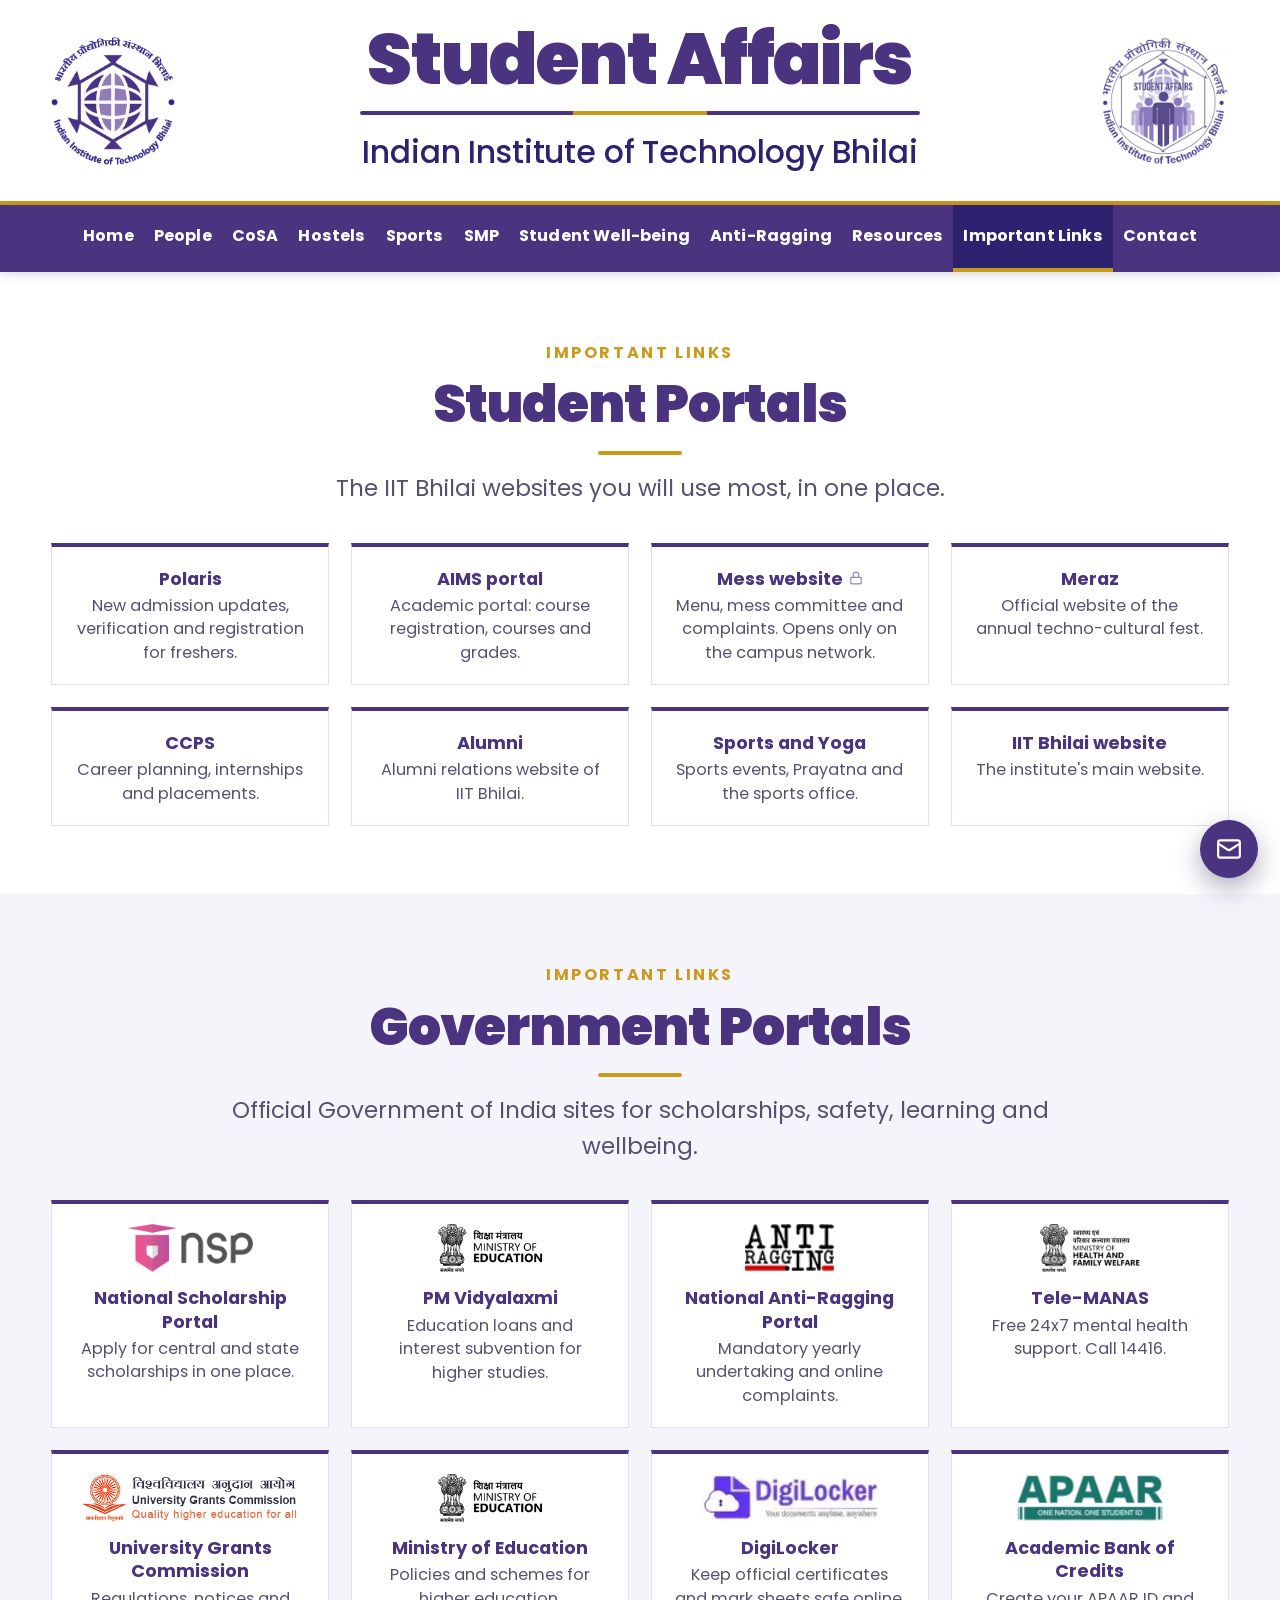
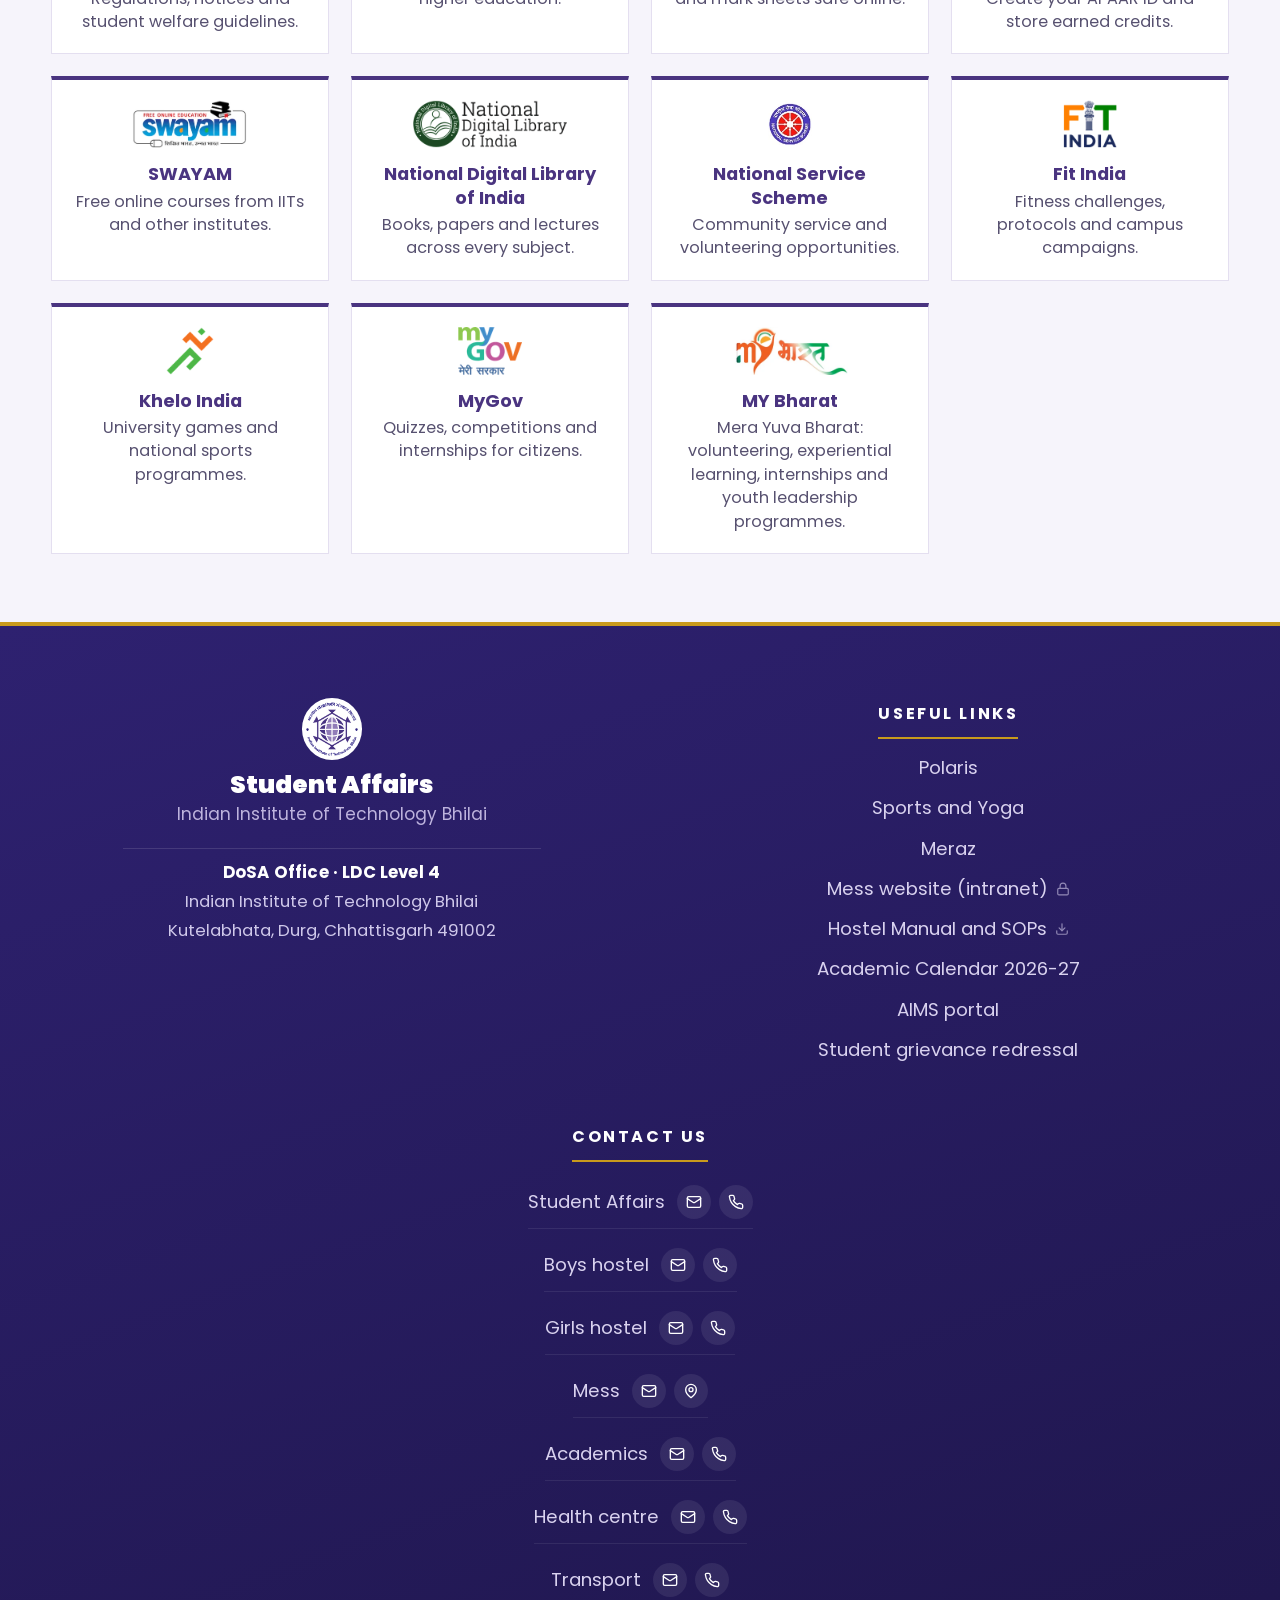
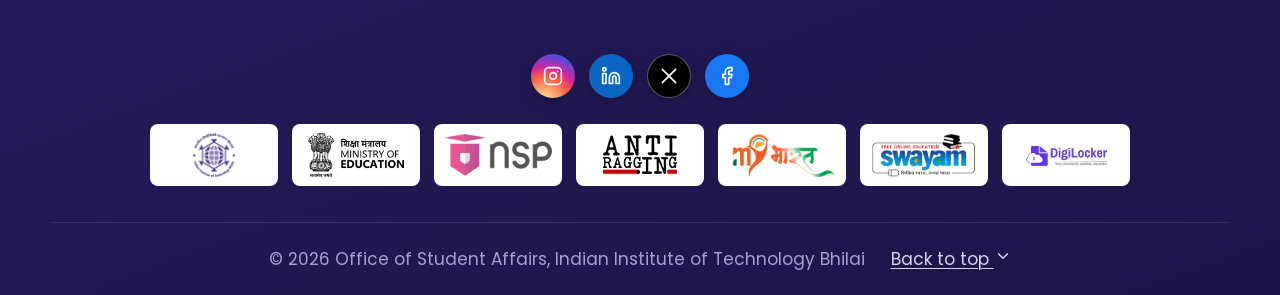
<file: important-links.html>
<!DOCTYPE html>
<html lang="en">
<head>
<meta charset="utf-8">
<meta name="viewport" content="width=device-width, initial-scale=1, viewport-fit=cover">
<meta name="color-scheme" content="light">
<meta name="description" content="Polaris, AIMS, mess, Meraz, CCPS, alumni and Government of India portals for IIT Bhilai students.">
<title>Important Links | Student Affairs, IIT Bhilai</title>
<link rel="icon" type="image/png" href="assets/img/logo/iit-bhilai-logo.png">
<link rel="preconnect" href="https://fonts.googleapis.com">
<link rel="preconnect" href="https://fonts.gstatic.com" crossorigin>
<link href="https://fonts.googleapis.com/css2?family=Poppins:wght@400;500;600;700;800;900&display=swap" rel="stylesheet">
<link rel="stylesheet" href="assets/css/style.css">
</head>
<body>
<span id="top"></span>

<svg width="0" height="0" style="position:absolute" aria-hidden="true">
  <symbol id="i-mail" viewBox="0 0 24 24"><rect width="20" height="16" x="2" y="4" rx="2"/><path d="m22 7-8.97 5.7a1.94 1.94 0 0 1-2.06 0L2 7"/></symbol>
  <symbol id="i-phone" viewBox="0 0 24 24"><path d="M22 16.92v3a2 2 0 0 1-2.18 2 19.79 19.79 0 0 1-8.63-3.07 19.5 19.5 0 0 1-6-6 19.79 19.79 0 0 1-3.07-8.67A2 2 0 0 1 4.11 2h3a2 2 0 0 1 2 1.72 12.84 12.84 0 0 0 .7 2.81 2 2 0 0 1-.45 2.11L8.09 9.91a16 16 0 0 0 6 6l1.27-1.27a2 2 0 0 1 2.11-.45 12.84 12.84 0 0 0 2.81.7A2 2 0 0 1 22 16.92z"/></symbol>
  <symbol id="i-ext" viewBox="0 0 24 24"><path d="M15 3h6v6"/><path d="M10 14 21 3"/><path d="M18 13v6a2 2 0 0 1-2 2H5a2 2 0 0 1-2-2V8a2 2 0 0 1 2-2h6"/></symbol>
  <symbol id="i-down" viewBox="0 0 24 24"><path d="m6 9 6 6 6-6"/></symbol>
  <symbol id="i-left" viewBox="0 0 24 24"><path d="m15 18-6-6 6-6"/></symbol>
  <symbol id="i-right" viewBox="0 0 24 24"><path d="m9 18 6-6-6-6"/></symbol>
  <symbol id="i-x" viewBox="0 0 24 24"><path d="M18 6 6 18M6 6l12 12"/></symbol>
  <symbol id="i-file" viewBox="0 0 24 24"><path d="M21 15v4a2 2 0 0 1-2 2H5a2 2 0 0 1-2-2v-4"/><path d="m7 10 5 5 5-5"/><path d="M12 15V3"/></symbol>
  <symbol id="i-insta" viewBox="0 0 24 24"><rect width="20" height="20" x="2" y="2" rx="5"/><path d="M16 11.37A4 4 0 1 1 12.63 8 4 4 0 0 1 16 11.37z"/><path d="M17.5 6.5h.01"/></symbol>
  <symbol id="i-linkedin" viewBox="0 0 24 24"><path d="M16 8a6 6 0 0 1 6 6v7h-4v-7a2 2 0 0 0-4 0v7h-4v-7a6 6 0 0 1 6-6z"/><rect width="4" height="12" x="2" y="9"/><circle cx="4" cy="4" r="2"/></symbol>
  <symbol id="i-fb" viewBox="0 0 24 24"><path d="M18 2h-3a5 5 0 0 0-5 5v3H7v4h3v8h4v-8h3l1-4h-4V7a1 1 0 0 1 1-1h3z"/></symbol>
  <symbol id="i-xlogo" viewBox="0 0 24 24"><path d="M4 4l16 16M20 4 4 20"/></symbol>
  <symbol id="i-yt" viewBox="0 0 24 24"><path d="M2.5 17a24.12 24.12 0 0 1 0-10 2 2 0 0 1 1.4-1.4 49.56 49.56 0 0 1 16.2 0A2 2 0 0 1 21.5 7a24.12 24.12 0 0 1 0 10 2 2 0 0 1-1.4 1.4 49.55 49.55 0 0 1-16.2 0A2 2 0 0 1 2.5 17"/><path d="m10 15 5-3-5-3z"/></symbol>
  <symbol id="i-pin" viewBox="0 0 24 24"><path d="M20 10c0 6-8 12-8 12s-8-6-8-12a8 8 0 0 1 16 0Z"/><circle cx="12" cy="10" r="3"/></symbol>
  <symbol id="i-lock" viewBox="0 0 24 24"><rect width="18" height="11" x="3" y="11" rx="2"/><path d="M7 11V7a5 5 0 0 1 10 0v4"/></symbol>
  <symbol id="i-web" viewBox="0 0 24 24"><circle cx="12" cy="12" r="10"/><path d="M12 2a14.5 14.5 0 0 0 0 20 14.5 14.5 0 0 0 0-20M2 12h20"/></symbol>
</svg>

<header class="masthead">
  <div class="wrap">
    <a class="logo-main" href="index.html"><img src="assets/img/logo/iit-bhilai-logo.png" alt="Indian Institute of Technology Bhilai logo" width="124" height="128"></a>
    <div class="titleblock">
      <h1>Student Affairs</h1>
      <div class="rule" role="presentation"></div>
      <p>Indian Institute of Technology Bhilai</p>
    </div>
    <div class="logo-2"><img src="assets/img/logo/student-affairs-logo.webp" alt="Student Affairs, IIT Bhilai logo" width="128" height="128"></div>
  </div>
</header>

<nav class="nav" aria-label="Main">
  <div class="wrap">
    <button class="nav-toggle" id="navToggle" aria-expanded="false" aria-controls="menu"><span class="bars"></span>Menu</button>
    <ul class="menu" id="menu">
      <li><a href="index.html">Home</a></li>
      <li><a href="people.html">People</a></li>
      <li class="has-sub"><a href="cosa.html">CoSA <svg class="ico caret"><use href="#i-down"/></svg></a>
        <ul class="sub">
          <li><a href="cosa.html#cosa">Council of Student Affairs<small>Council and major events</small></a></li>
          <li><a href="cosa.html#meraz">Meraz 7.0<small>The annual techno-cultural fest</small></a></li>
          <li><a href="cosa.html#clubs">Clubs<small>Cultural, sci-tech and societies</small></a></li>
        </ul>
      </li>
      <li><a href="hostels.html">Hostels</a></li>
      <li class="has-sub"><a href="sports.html">Sports <svg class="ico caret"><use href="#i-down"/></svg></a>
        <ul class="sub">
          <li><a href="sports.html#sports">Sports and grounds<small>Clubs, courts and Prayatna</small></a></li>
          <li><a href="sports.html#gym">Gym<small>Timings and photos</small></a></li>
          <li><a href="https://sportsandyoga.iitbhilai.ac.in/index.html" target="_blank" rel="noopener">Sports and Yoga site<small>Events, Prayatna and contact</small></a></li>
        </ul>
      </li>
      <li><a href="smp.html">SMP</a></li>
      <li><a href="wellness.html">Student Well-being</a></li>
      <li><a href="anti-ragging.html">Anti-Ragging</a></li>
      <li><a href="resources.html">Resources</a></li>
      <li class="has-sub"><a href="important-links.html" class="active">Important Links <svg class="ico caret"><use href="#i-down"/></svg></a>
        <ul class="sub">
          <li><a href="https://polaris.iitbhilai.ac.in/" target="_blank" rel="noopener">Polaris </a></li>
          <li><a href="https://aimsportal.iitbhilai.ac.in/iitbhAims/" target="_blank" rel="noopener">AIMS portal </a></li>
          <li><a href="https://mess.iitbhilai.ac.in/" target="_blank" rel="noopener">Mess website<small>Campus network only</small></a></li>
          <li><a href="https://meraz.iitbhilai.ac.in/" target="_blank" rel="noopener">Meraz </a></li>
          <li><a href="https://www.iitbhilai.ac.in/index.php?pid=placement" target="_blank" rel="noopener">CCPS </a></li>
          <li><a href="https://sac.iitbhilai.ac.in/" target="_blank" rel="noopener">Alumni </a></li>
          <li><a href="important-links.html#portals">Government portals<small>Scholarships, helplines, learning</small></a></li>
        </ul>
      </li>
      <li><a href="contact.html">Contact</a></li>
    </ul>
  </div>
</nav>

<main>

<section id="student-links">
  <div class="wrap">
    <div class="head">
      <span class="eyebrow">Important links</span>
      <h2>Student Portals</h2>
      <p class="lead">The IIT Bhilai websites you will use most, in one place.</p>
    </div>
    <div class="portals">
      <a class="portal quick-link" href="https://polaris.iitbhilai.ac.in/" target="_blank" rel="noopener"><div><strong>Polaris </strong><span>New admission updates, verification and registration for freshers.</span></div></a>
      <a class="portal quick-link" href="https://aimsportal.iitbhilai.ac.in/iitbhAims/" target="_blank" rel="noopener"><div><strong>AIMS portal </strong><span>Academic portal: course registration, courses and grades.</span></div></a>
      <a class="portal quick-link" href="https://mess.iitbhilai.ac.in/" target="_blank" rel="noopener"><div><strong>Mess website <svg class="ico"><use href="#i-lock"/></svg></strong><span>Menu, mess committee and complaints. Opens only on the campus network.</span></div></a>
      <a class="portal quick-link" href="https://meraz.iitbhilai.ac.in/" target="_blank" rel="noopener"><div><strong>Meraz </strong><span>Official website of the annual techno-cultural fest.</span></div></a>
      <a class="portal quick-link" href="https://www.iitbhilai.ac.in/index.php?pid=placement" target="_blank" rel="noopener"><div><strong>CCPS </strong><span>Career planning, internships and placements.</span></div></a>
      <a class="portal quick-link" href="https://sac.iitbhilai.ac.in/" target="_blank" rel="noopener"><div><strong>Alumni </strong><span>Alumni relations website of IIT Bhilai.</span></div></a>
      <a class="portal quick-link" href="https://sportsandyoga.iitbhilai.ac.in/index.html" target="_blank" rel="noopener"><div><strong>Sports and Yoga </strong><span>Sports events, Prayatna and the sports office.</span></div></a>
      <a class="portal quick-link" href="https://www.iitbhilai.ac.in/" target="_blank" rel="noopener"><div><strong>IIT Bhilai website </strong><span>The institute's main website.</span></div></a>
    </div>
  </div>
</section>

<section id="portals" class="tint">
  <div class="wrap">
    <div class="head">
      <span class="eyebrow">Important links</span>
      <h2>Government Portals</h2>
      <p class="lead">Official Government of India sites for scholarships, safety, learning and wellbeing.</p>
    </div>
    <div class="portals">
      <a class="portal" href="https://scholarships.gov.in/" target="_blank" rel="noopener"><img class="plogo" src="assets/img/portals/nsp.webp" alt="National Scholarship Portal logo" loading="lazy"><div><strong>National Scholarship Portal </strong><span>Apply for central and state scholarships in one place.</span></div></a>
      <a class="portal" href="https://pmvidyalaxmi.co.in/" target="_blank" rel="noopener"><img class="plogo" src="assets/img/portals/pmvidyalaxmi.webp" alt="PM Vidyalaxmi logo" loading="lazy"><div><strong>PM Vidyalaxmi </strong><span>Education loans and interest subvention for higher studies.</span></div></a>
      <a class="portal" href="https://www.antiragging.in/" target="_blank" rel="noopener"><img class="plogo" src="assets/img/footer/antiragging.webp" alt="National Anti-Ragging Portal logo" loading="lazy"><div><strong>National Anti-Ragging Portal </strong><span>Mandatory yearly undertaking and online complaints.</span></div></a>
      <a class="portal" href="https://telemanas.mohfw.gov.in/" target="_blank" rel="noopener"><img class="plogo" src="assets/img/portals/telemanas.webp" alt="Tele-MANAS logo" loading="lazy"><div><strong>Tele-MANAS </strong><span>Free 24x7 mental health support. Call 14416.</span></div></a>
      <a class="portal" href="https://www.ugc.gov.in/" target="_blank" rel="noopener"><img class="plogo" src="assets/img/portals/ugc.webp" alt="UGC logo" loading="lazy"><div><strong>University Grants Commission </strong><span>Regulations, notices and student welfare guidelines.</span></div></a>
      <a class="portal" href="https://www.education.gov.in/" target="_blank" rel="noopener"><img class="plogo" src="assets/img/footer/moe.webp" alt="Ministry of Education logo" loading="lazy"><div><strong>Ministry of Education </strong><span>Policies and schemes for higher education.</span></div></a>
      <a class="portal" href="https://www.digilocker.gov.in/" target="_blank" rel="noopener"><img class="plogo" src="assets/img/portals/digilocker.webp" alt="DigiLocker logo" loading="lazy"><div><strong>DigiLocker </strong><span>Keep official certificates and mark sheets safe online.</span></div></a>
      <a class="portal" href="https://www.abc.gov.in/" target="_blank" rel="noopener"><img class="plogo" src="assets/img/portals/abc.webp" alt="APAAR / Academic Bank of Credits logo" loading="lazy"><div><strong>Academic Bank of Credits </strong><span>Create your APAAR ID and store earned credits.</span></div></a>
      <a class="portal" href="https://swayam.gov.in/" target="_blank" rel="noopener"><img class="plogo" src="assets/img/footer/swayam.webp" alt="SWAYAM logo" loading="lazy"><div><strong>SWAYAM </strong><span>Free online courses from IITs and other institutes.</span></div></a>
      <a class="portal" href="https://ndl.iitkgp.ac.in/" target="_blank" rel="noopener"><img class="plogo" src="assets/img/portals/ndl.webp" alt="National Digital Library of India logo" loading="lazy"><div><strong>National Digital Library of India </strong><span>Books, papers and lectures across every subject.</span></div></a>
      <a class="portal" href="https://nss.gov.in/" target="_blank" rel="noopener"><img class="plogo" src="assets/img/portals/nss.webp" alt="National Service Scheme logo" loading="lazy"><div><strong>National Service Scheme </strong><span>Community service and volunteering opportunities.</span></div></a>
      <a class="portal" href="https://fitindia.gov.in/" target="_blank" rel="noopener"><img class="plogo" src="assets/img/portals/fitindia.webp" alt="Fit India logo" loading="lazy"><div><strong>Fit India </strong><span>Fitness challenges, protocols and campus campaigns.</span></div></a>
      <a class="portal" href="https://kheloindia.gov.in/" target="_blank" rel="noopener"><img class="plogo" src="assets/img/portals/kheloindia.webp" alt="Khelo India logo" loading="lazy"><div><strong>Khelo India </strong><span>University games and national sports programmes.</span></div></a>
      <a class="portal" href="https://www.mygov.in/" target="_blank" rel="noopener"><img class="plogo" src="assets/img/portals/mygov.webp" alt="MyGov logo" loading="lazy"><div><strong>MyGov </strong><span>Quizzes, competitions and internships for citizens.</span></div></a>
      <a class="portal" href="https://mybharat.gov.in/" target="_blank" rel="noopener"><img class="plogo" src="assets/img/footer/mybharat.webp" alt="MY Bharat logo" loading="lazy"><div><strong>MY Bharat </strong><span>Mera Yuva Bharat: volunteering, experiential learning, internships and youth leadership programmes.</span></div></a>
    </div>

    
</section>

</main>

<footer class="site-footer">
  <div class="wrap">
    <div class="f-grid">
      <div>
        <div class="f-brand"><img src="assets/img/logo/iit-bhilai-logo.png" alt="" width="60" height="62"><div><strong>Student Affairs</strong><span>Indian Institute of Technology Bhilai</span></div></div>
        <address class="f-address">
  <span><b>DoSA Office · LDC Level 4</b></span>
  <span>Indian Institute of Technology Bhilai</span>
  <span>Kutelabhata, Durg, Chhattisgarh 491002</span>
</address>
      </div>
      <div>
        <p class="f-title">Useful links</p>
        <ul class="f-list">
          <li><a href="https://polaris.iitbhilai.ac.in/" target="_blank" rel="noopener">Polaris </a></li>
          <li><a href="https://sportsandyoga.iitbhilai.ac.in/index.html" target="_blank" rel="noopener">Sports and Yoga </a></li>
          <li><a href="https://meraz.iitbhilai.ac.in/" target="_blank" rel="noopener">Meraz </a></li>
          <li><a href="https://mess.iitbhilai.ac.in/" target="_blank" rel="noopener">Mess website (intranet) <svg class="ico"><use href="#i-lock"/></svg></a></li>
          <li><a href="assets/docs/Hostel%20Manual%20_Updated(new).pdf" target="_blank" rel="noopener">Hostel Manual and SOPs <svg class="ico"><use href="#i-file"/></svg></a></li>
          <li><a href="assets/docs/Academic-Calendar-2026-27-Winter.pdf" target="_blank" rel="noopener">Academic Calendar 2026-27 </a></li>
          <li><a href="https://aimsportal.iitbhilai.ac.in/iitbhAims/" target="_blank" rel="noopener">AIMS portal </a></li>
          <li><a href="https://www.iitbhilai.ac.in/index.php?pid=student_grievance" target="_blank" rel="noopener">Student grievance redressal </a></li>
          </ul>
      </div>
      <div>
        <p class="f-title">Contact us</p>
        <ul class="f-list f-contacts">
          <li><span>Student Affairs</span><span class="acts"><a href="mailto:studentaffairs@iitbhilai.ac.in" aria-label="Email Student Affairs"><svg class="ico"><use href="#i-mail"/></svg></a><a href="tel:07882991608" aria-label="Call Student Affairs"><svg class="ico"><use href="#i-phone"/></svg></a></span></li>
          <li><span>Boys hostel</span><span class="acts"><a href="mailto:hostel_gopad@iitbhilai.ac.in" aria-label="Email boys hostel"><svg class="ico"><use href="#i-mail"/></svg></a><a href="tel:+919424283715" aria-label="Call boys hostel"><svg class="ico"><use href="#i-phone"/></svg></a></span></li>
          <li><span>Girls hostel</span><span class="acts"><a href="mailto:hostel_indravati@iitbhilai.ac.in" aria-label="Email girls hostel"><svg class="ico"><use href="#i-mail"/></svg></a><a href="tel:+919406256993" aria-label="Call girls hostel"><svg class="ico"><use href="#i-phone"/></svg></a></span></li>
          <li><span>Mess</span><span class="acts"><a href="mailto:messcoordinator@iitbhilai.ac.in" aria-label="Email the mess coordinator"><svg class="ico"><use href="#i-mail"/></svg></a><a href="https://maps.app.goo.gl/VnPGnJqzifBFkQjk9" target="_blank" rel="noopener" aria-label="Mess location on Google Maps"><svg class="ico"><use href="#i-pin"/></svg></a></span></li>
          <li><span>Academics</span><span class="acts"><a href="mailto:academics@iitbhilai.ac.in" aria-label="Email academics office"><svg class="ico"><use href="#i-mail"/></svg></a><a href="tel:07882991609" aria-label="Call academics office"><svg class="ico"><use href="#i-phone"/></svg></a></span></li>
          <li><span>Health centre</span><span class="acts"><a href="mailto:healthcenter@iitbhilai.ac.in" aria-label="Email health centre"><svg class="ico"><use href="#i-mail"/></svg></a><a href="tel:+919424283691" aria-label="Call health centre"><svg class="ico"><use href="#i-phone"/></svg></a></span></li>
          <li><span>Transport</span><span class="acts"><a href="mailto:traveldesk@iitbhilai.ac.in" aria-label="Email travel desk"><svg class="ico"><use href="#i-mail"/></svg></a><a href="tel:+919907940717" aria-label="Call travel desk"><svg class="ico"><use href="#i-phone"/></svg></a></span></li>
        </ul>
      </div>
    </div>
    <div class="f-social" aria-label="Social media">
      <a href="https://www.instagram.com/cosa_iitbhilai/" target="_blank" rel="noopener" class="s-insta" aria-label="CoSA on Instagram"><svg class="ico"><use href="#i-insta"/></svg></a>
      <a href="https://www.linkedin.com/school/iit-bhilai/" target="_blank" rel="noopener" class="s-linkedin" aria-label="IIT Bhilai on LinkedIn"><svg class="ico"><use href="#i-linkedin"/></svg></a>
      <a href="https://x.com/IIT_Bhilai" target="_blank" rel="noopener" class="s-x" aria-label="IIT Bhilai on X"><svg class="ico"><use href="#i-xlogo"/></svg></a>
      <a href="https://www.facebook.com/iit.bh/" target="_blank" rel="noopener" class="s-fb" aria-label="IIT Bhilai on Facebook"><svg class="ico"><use href="#i-fb"/></svg></a>
      <!-- <a href="https://youtube.com/@smp_iit_bhilai" target="_blank" rel="noopener" class="s-yt" aria-label="SMP IIT Bhilai on YouTube"><svg class="ico"><use href="#i-yt"/></svg></a> -->
    </div>
    <div class="f-logos" aria-label="Useful websites">
      <a href="https://www.iitbhilai.ac.in/" target="_blank" rel="noopener" title="IIT Bhilai"><img src="assets/img/logo/iit-bhilai-logo.png" alt="IIT Bhilai" loading="lazy"></a>
      <a href="https://www.education.gov.in/" target="_blank" rel="noopener" title="Ministry of Education"><img src="assets/img/footer/moe.webp" alt="Ministry of Education" loading="lazy"></a>
      <a href="https://scholarships.gov.in/" target="_blank" rel="noopener" title="National Scholarship Portal"><img src="assets/img/footer/nsp.webp" alt="National Scholarship Portal" loading="lazy"></a>
      <a href="https://www.antiragging.in/" target="_blank" rel="noopener" title="National Anti-Ragging Portal"><img src="assets/img/footer/antiragging.webp" alt="National Anti-Ragging Portal" loading="lazy"></a>
      <a href="https://mybharat.gov.in/" target="_blank" rel="noopener" title="MY Bharat"><img src="assets/img/footer/mybharat.webp" alt="MY Bharat" loading="lazy"></a>
      <a href="https://swayam.gov.in/" target="_blank" rel="noopener" title="SWAYAM"><img src="assets/img/footer/swayam.webp" alt="SWAYAM" loading="lazy"></a>
      <a href="https://www.digilocker.gov.in/" target="_blank" rel="noopener" title="DigiLocker"><img src="assets/img/footer/digilocker.webp" alt="DigiLocker" loading="lazy"></a>
    </div>
    <div class="f-bottom">
      <span>&copy; 2026 Office of Student Affairs, Indian Institute of Technology Bhilai</span>
      <a class="to-top" href="#top">Back to top <svg class="ico"><use href="#i-down"/></svg></a>
    </div>
  </div>
</footer>

<a class="fab-contact" href="contact.html" aria-label="Contact the Student Affairs office"><svg class="ico"><use href="#i-mail"/></svg></a>
<script src="assets/js/main.js?v=3"></script>
</body>
</html>
</file>
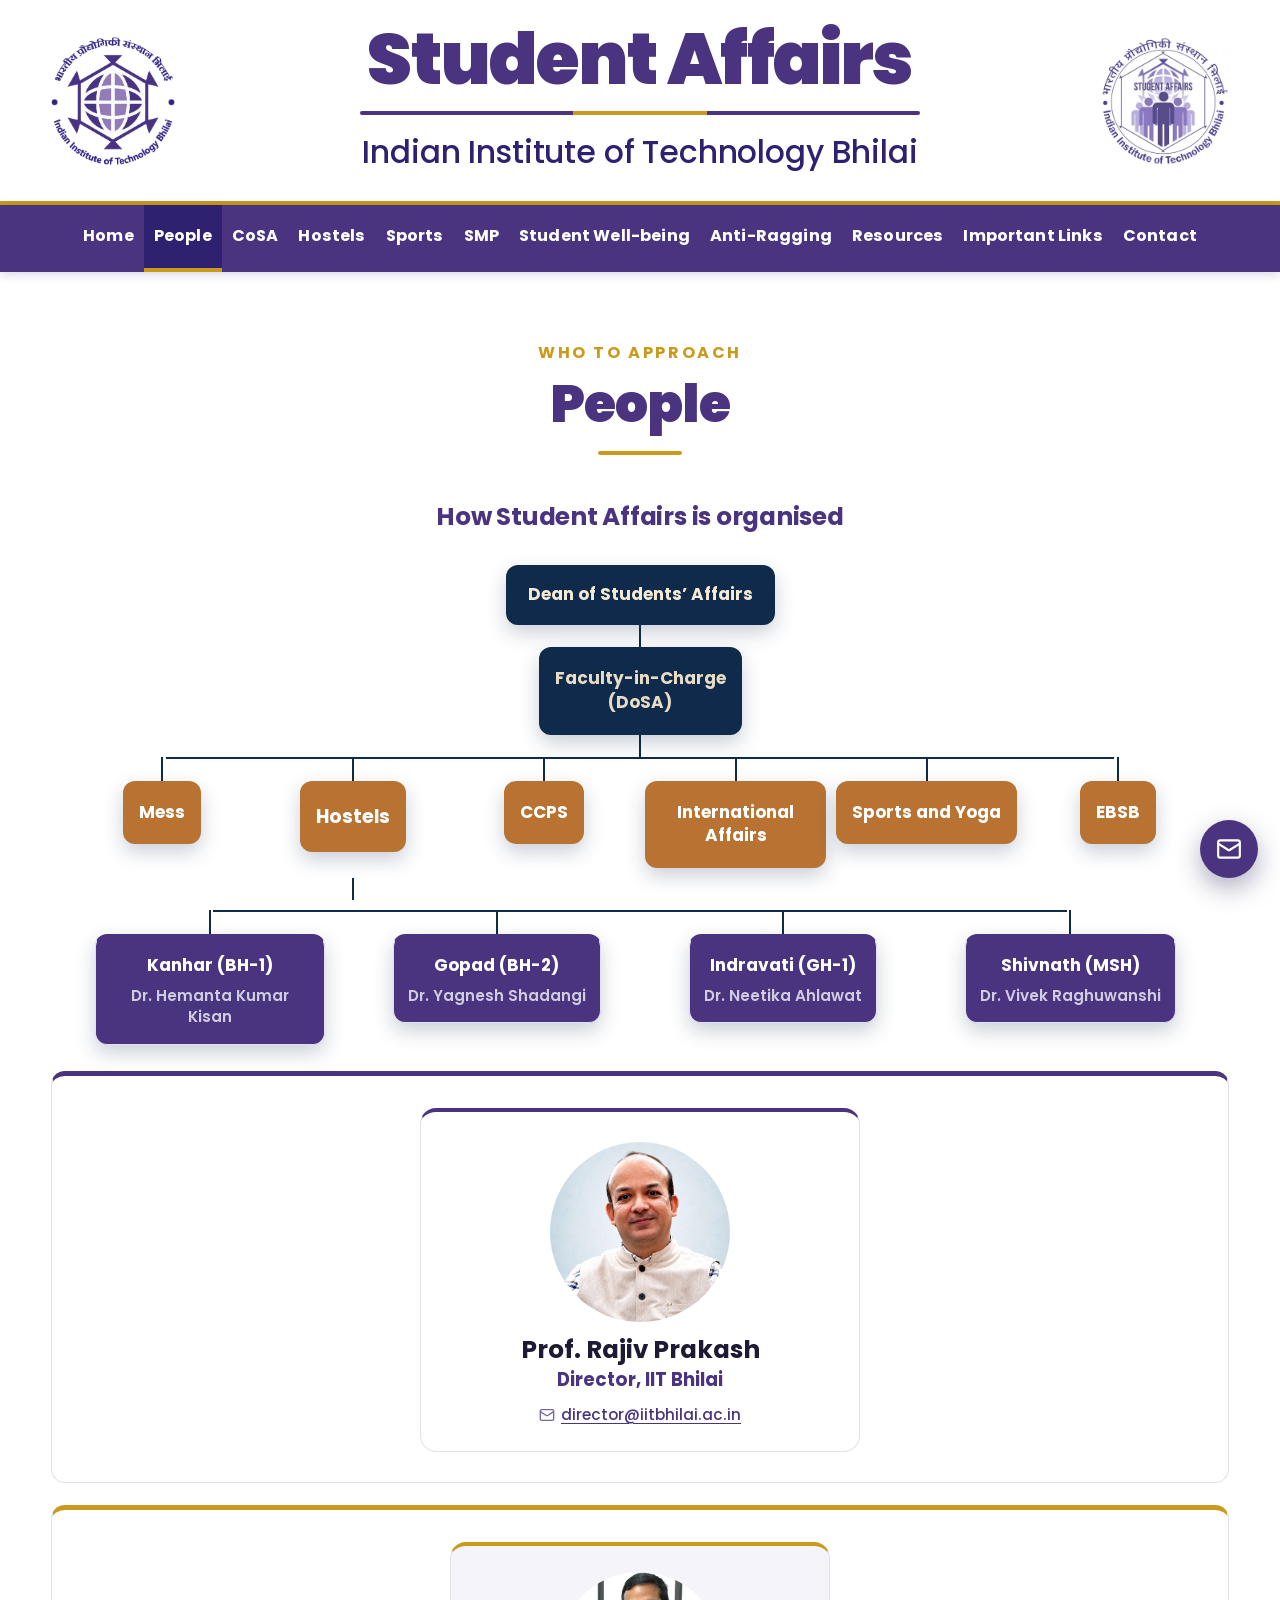
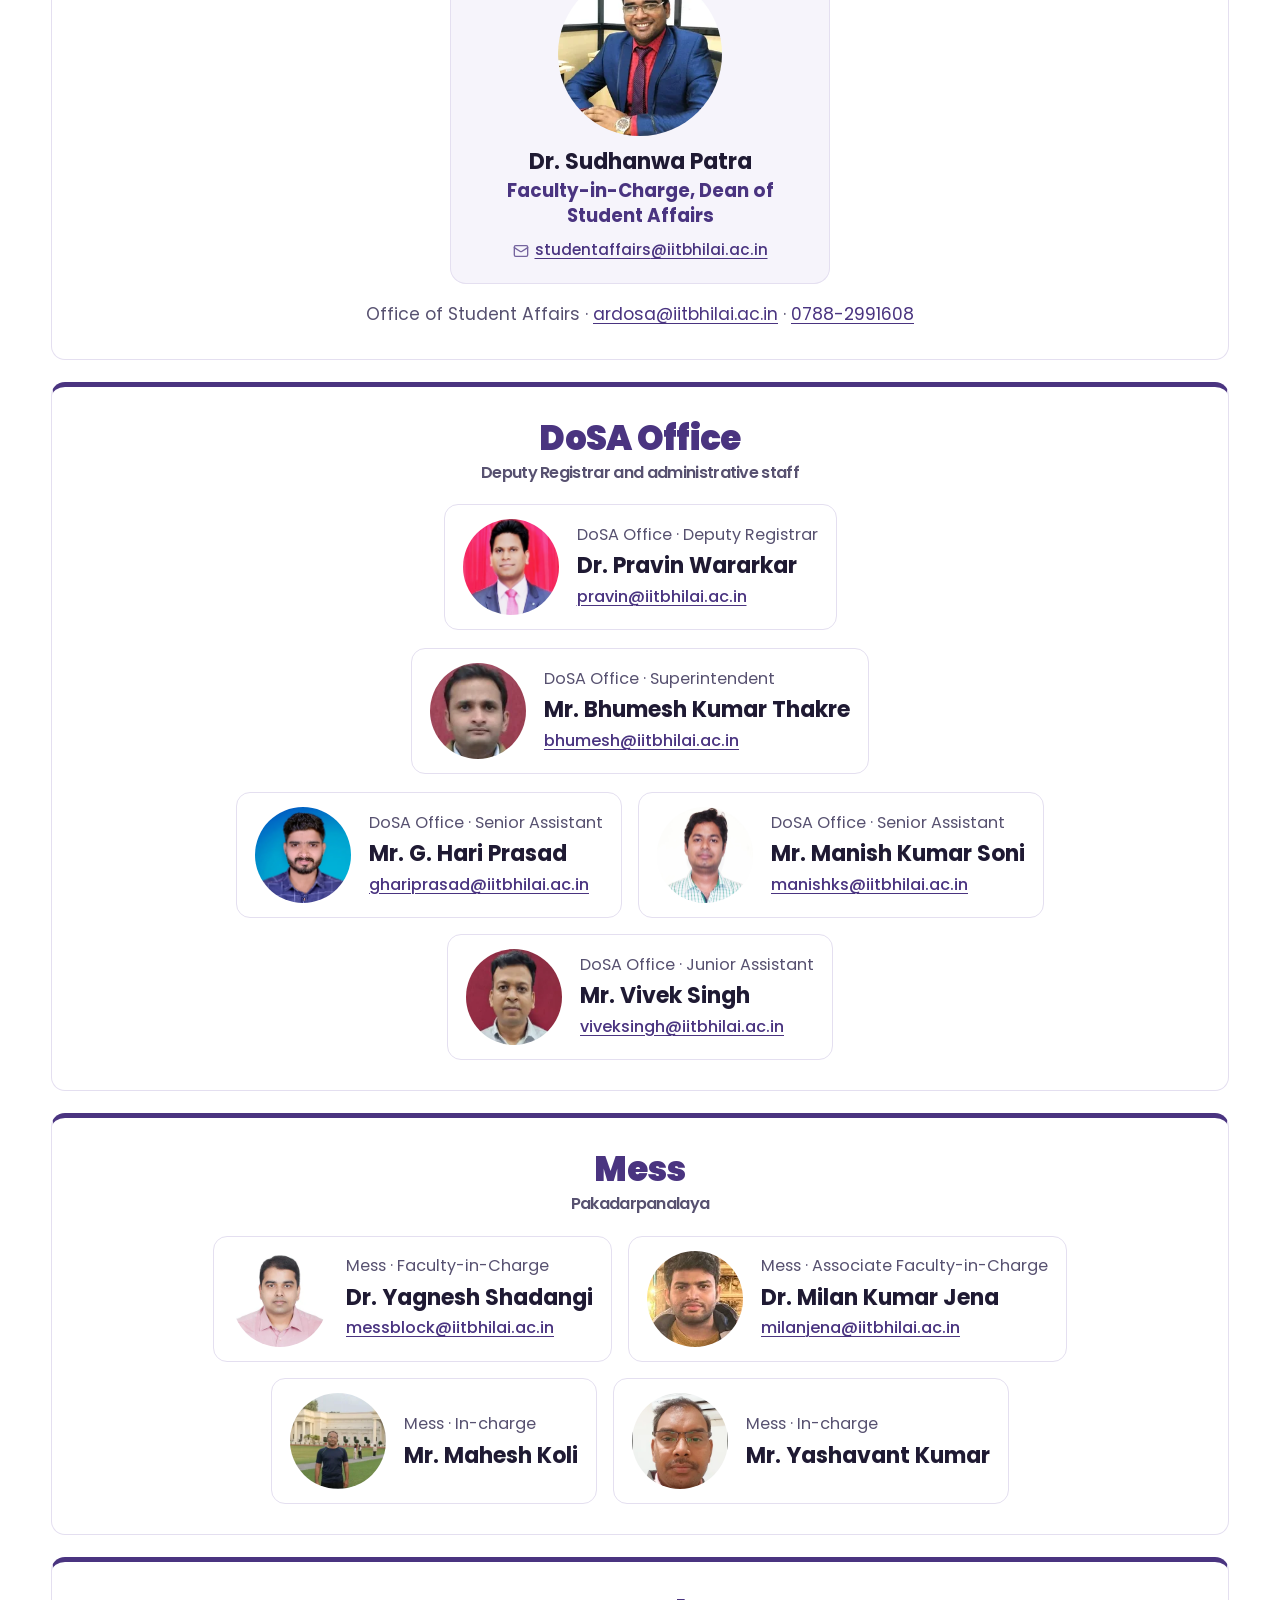
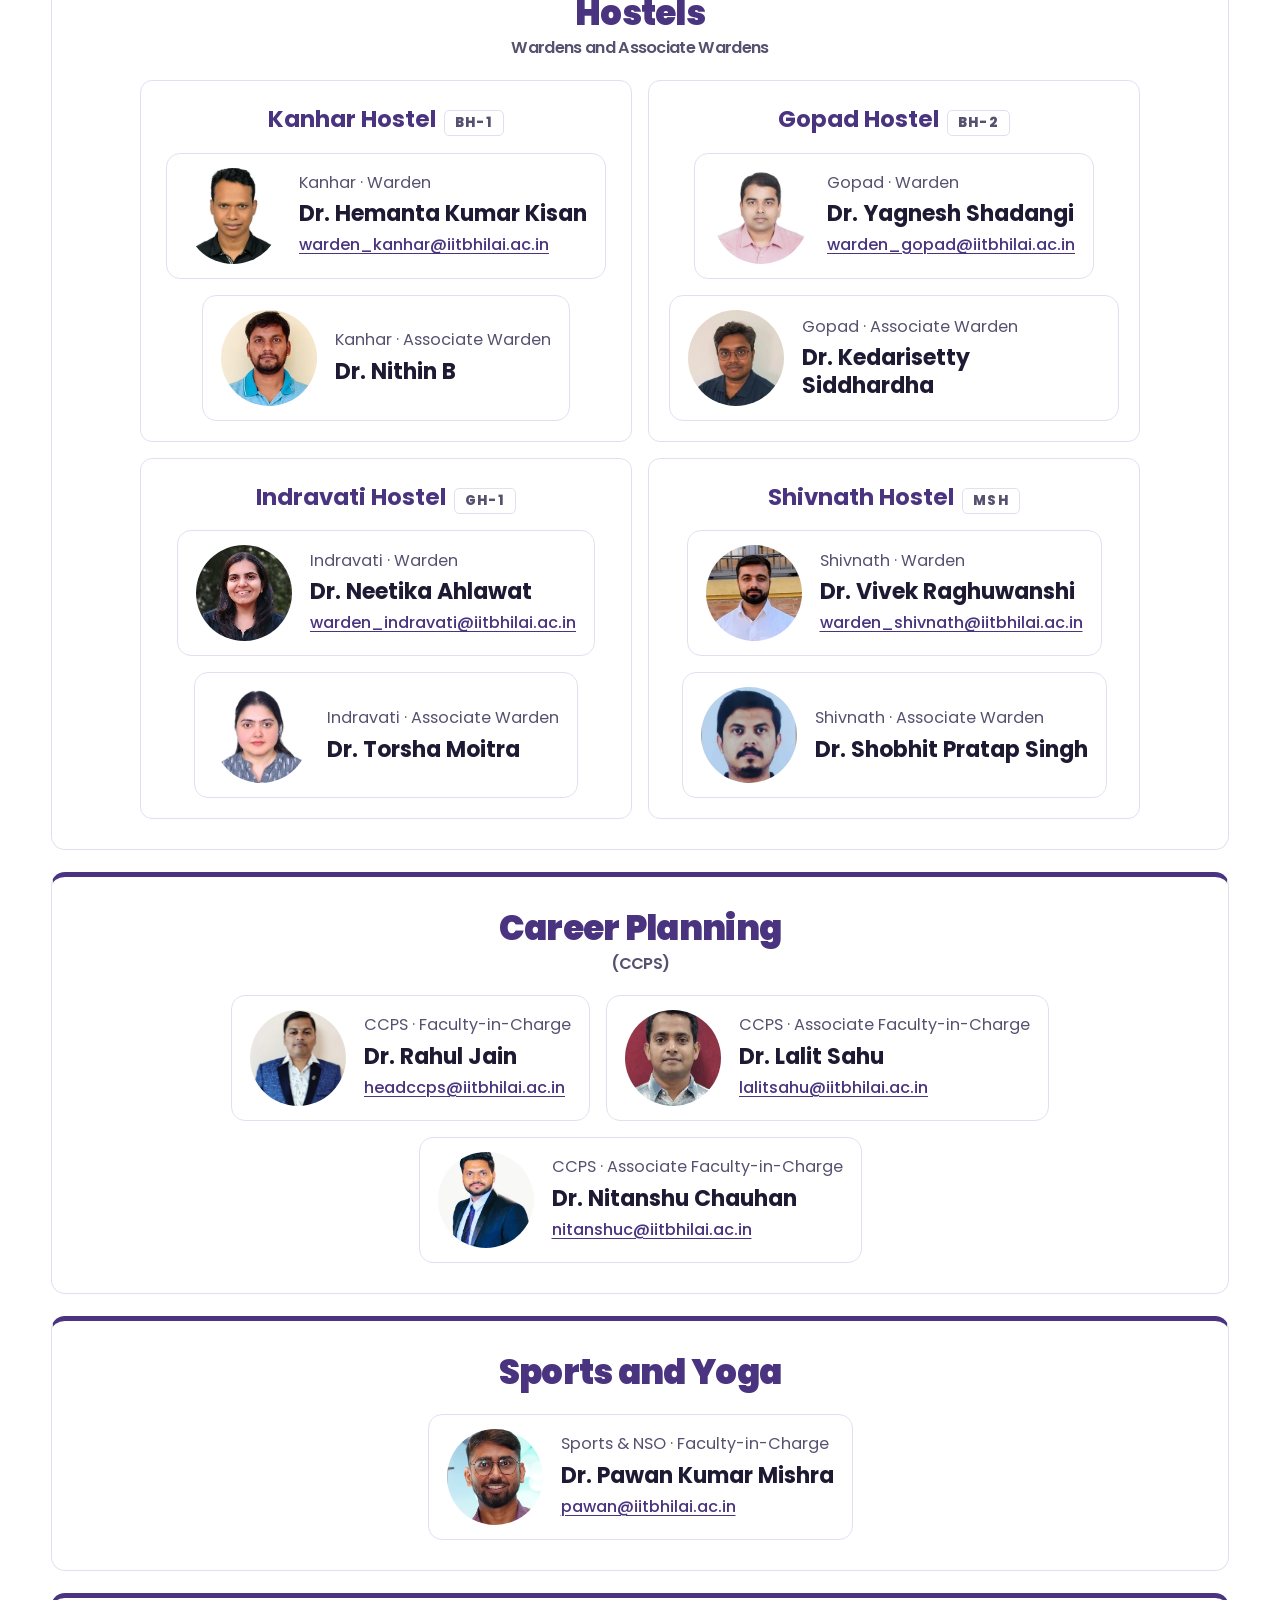
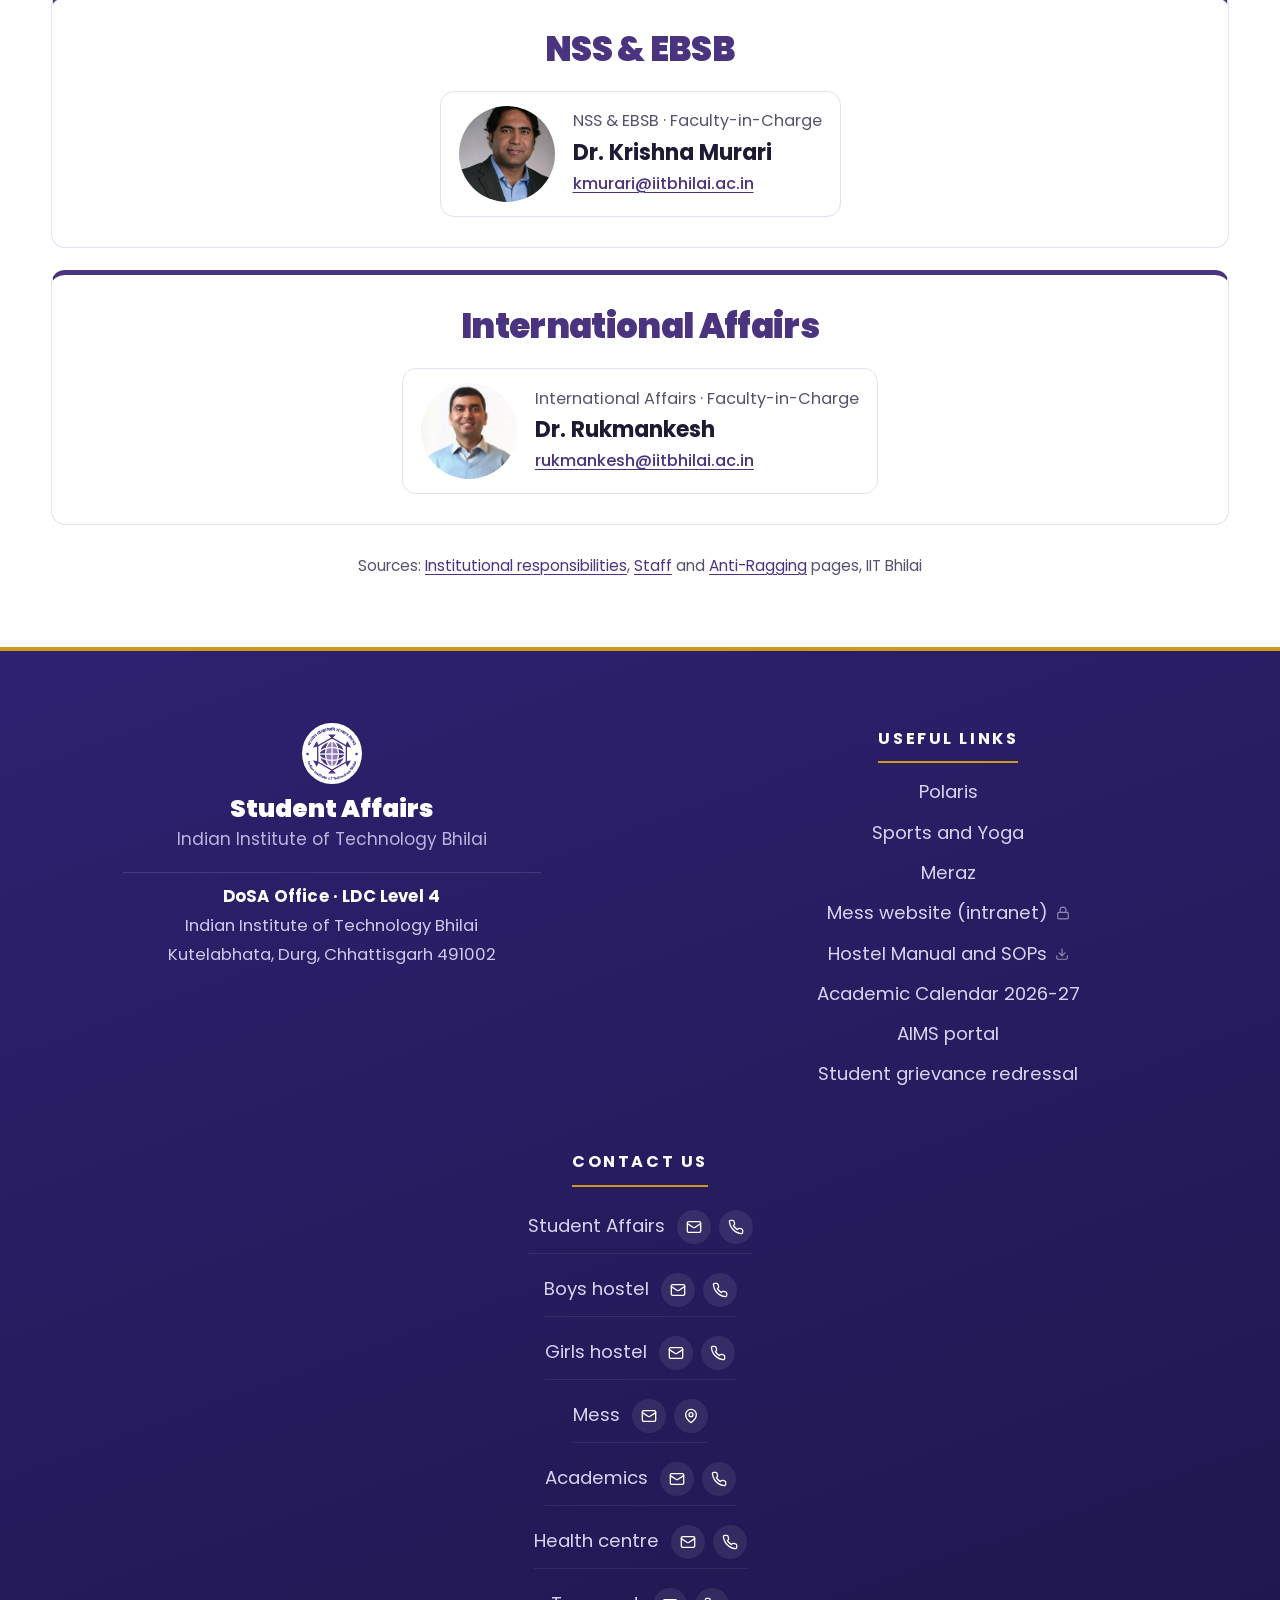
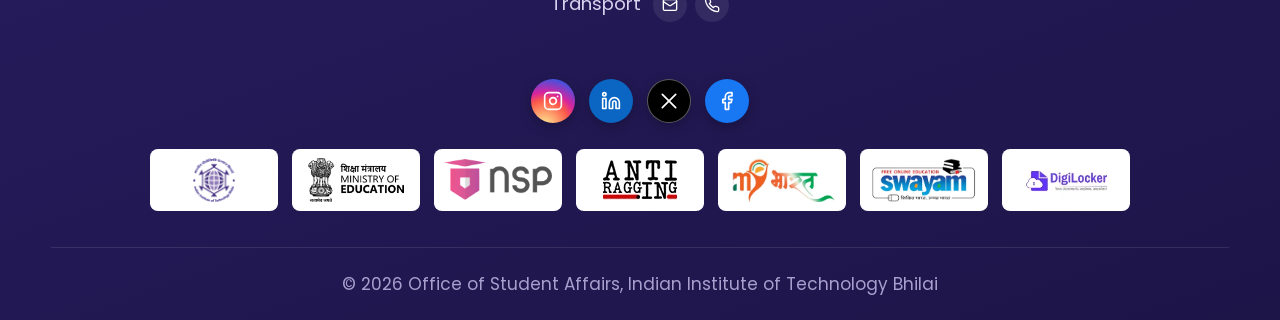
<file: people.html>
<!DOCTYPE html>
<html lang="en">
<head>
<meta charset="utf-8">
<meta name="viewport" content="width=device-width, initial-scale=1, viewport-fit=cover">
<meta name="color-scheme" content="light">
<meta name="description" content="Dean of Student Affairs, faculty-in-charge and hostel wardens at IIT Bhilai.">
<title>People | Student Affairs, IIT Bhilai</title>
<link rel="icon" type="image/png" href="assets/img/logo/iit-bhilai-logo.png">
<link rel="preconnect" href="https://fonts.googleapis.com">
<link rel="preconnect" href="https://fonts.gstatic.com" crossorigin>
<link href="https://fonts.googleapis.com/css2?family=Poppins:wght@400;500;600;700;800;900&display=swap" rel="stylesheet">
<link rel="stylesheet" href="assets/css/style.css">
</head>
<body>
<span id="top"></span>

<svg width="0" height="0" style="position:absolute" aria-hidden="true">
  <symbol id="i-mail" viewBox="0 0 24 24"><rect width="20" height="16" x="2" y="4" rx="2"/><path d="m22 7-8.97 5.7a1.94 1.94 0 0 1-2.06 0L2 7"/></symbol>
  <symbol id="i-phone" viewBox="0 0 24 24"><path d="M22 16.92v3a2 2 0 0 1-2.18 2 19.79 19.79 0 0 1-8.63-3.07 19.5 19.5 0 0 1-6-6 19.79 19.79 0 0 1-3.07-8.67A2 2 0 0 1 4.11 2h3a2 2 0 0 1 2 1.72 12.84 12.84 0 0 0 .7 2.81 2 2 0 0 1-.45 2.11L8.09 9.91a16 16 0 0 0 6 6l1.27-1.27a2 2 0 0 1 2.11-.45 12.84 12.84 0 0 0 2.81.7A2 2 0 0 1 22 16.92z"/></symbol>
  <symbol id="i-ext" viewBox="0 0 24 24"><path d="M15 3h6v6"/><path d="M10 14 21 3"/><path d="M18 13v6a2 2 0 0 1-2 2H5a2 2 0 0 1-2-2V8a2 2 0 0 1 2-2h6"/></symbol>
  <symbol id="i-down" viewBox="0 0 24 24"><path d="m6 9 6 6 6-6"/></symbol>
  <symbol id="i-left" viewBox="0 0 24 24"><path d="m15 18-6-6 6-6"/></symbol>
  <symbol id="i-right" viewBox="0 0 24 24"><path d="m9 18 6-6-6-6"/></symbol>
  <symbol id="i-x" viewBox="0 0 24 24"><path d="M18 6 6 18M6 6l12 12"/></symbol>
  <symbol id="i-file" viewBox="0 0 24 24"><path d="M21 15v4a2 2 0 0 1-2 2H5a2 2 0 0 1-2-2v-4"/><path d="m7 10 5 5 5-5"/><path d="M12 15V3"/></symbol>
  <symbol id="i-insta" viewBox="0 0 24 24"><rect width="20" height="20" x="2" y="2" rx="5"/><path d="M16 11.37A4 4 0 1 1 12.63 8 4 4 0 0 1 16 11.37z"/><path d="M17.5 6.5h.01"/></symbol>
  <symbol id="i-linkedin" viewBox="0 0 24 24"><path d="M16 8a6 6 0 0 1 6 6v7h-4v-7a2 2 0 0 0-4 0v7h-4v-7a6 6 0 0 1 6-6z"/><rect width="4" height="12" x="2" y="9"/><circle cx="4" cy="4" r="2"/></symbol>
  <symbol id="i-fb" viewBox="0 0 24 24"><path d="M18 2h-3a5 5 0 0 0-5 5v3H7v4h3v8h4v-8h3l1-4h-4V7a1 1 0 0 1 1-1h3z"/></symbol>
  <symbol id="i-xlogo" viewBox="0 0 24 24"><path d="M4 4l16 16M20 4 4 20"/></symbol>
  <symbol id="i-yt" viewBox="0 0 24 24"><path d="M2.5 17a24.12 24.12 0 0 1 0-10 2 2 0 0 1 1.4-1.4 49.56 49.56 0 0 1 16.2 0A2 2 0 0 1 21.5 7a24.12 24.12 0 0 1 0 10 2 2 0 0 1-1.4 1.4 49.55 49.55 0 0 1-16.2 0A2 2 0 0 1 2.5 17"/><path d="m10 15 5-3-5-3z"/></symbol>
  <symbol id="i-pin" viewBox="0 0 24 24"><path d="M20 10c0 6-8 12-8 12s-8-6-8-12a8 8 0 0 1 16 0Z"/><circle cx="12" cy="10" r="3"/></symbol>
  <symbol id="i-lock" viewBox="0 0 24 24"><rect width="18" height="11" x="3" y="11" rx="2"/><path d="M7 11V7a5 5 0 0 1 10 0v4"/></symbol>
  <symbol id="i-web" viewBox="0 0 24 24"><circle cx="12" cy="12" r="10"/><path d="M12 2a14.5 14.5 0 0 0 0 20 14.5 14.5 0 0 0 0-20M2 12h20"/></symbol>
</svg>

<header class="masthead">
  <div class="wrap">
    <a class="logo-main" href="index.html"><img src="assets/img/logo/iit-bhilai-logo.png" alt="Indian Institute of Technology Bhilai logo" width="124" height="128"></a>
    <div class="titleblock">
      <h1>Student Affairs</h1>
      <div class="rule" role="presentation"></div>
      <p>Indian Institute of Technology Bhilai</p>
    </div>
    <div class="logo-2"><img src="assets/img/logo/student-affairs-logo.webp" alt="Student Affairs, IIT Bhilai logo" width="128" height="128"></div>
  </div>
</header>

<nav class="nav" aria-label="Main">
  <div class="wrap">
    <button class="nav-toggle" id="navToggle" aria-expanded="false" aria-controls="menu"><span class="bars"></span>Menu</button>
    <ul class="menu" id="menu">
      <li><a href="index.html">Home</a></li>
      <li><a href="people.html" class="active">People</a></li>
      <li class="has-sub"><a href="cosa.html">CoSA <svg class="ico caret"><use href="#i-down"/></svg></a>
        <ul class="sub">
          <li><a href="cosa.html#cosa">Council of Student Affairs<small>Council and major events</small></a></li>
          <li><a href="cosa.html#meraz">Meraz 7.0<small>The annual techno-cultural fest</small></a></li>
          <li><a href="cosa.html#clubs">Clubs<small>Cultural, sci-tech and societies</small></a></li>
        </ul>
      </li>
      <li><a href="hostels.html">Hostels</a></li>
      <li class="has-sub"><a href="sports.html">Sports <svg class="ico caret"><use href="#i-down"/></svg></a>
        <ul class="sub">
          <li><a href="sports.html#sports">Sports and grounds<small>Clubs, courts and Prayatna</small></a></li>
          <li><a href="sports.html#gym">Gym<small>Timings and photos</small></a></li>
          <li><a href="https://sportsandyoga.iitbhilai.ac.in/index.html" target="_blank" rel="noopener">Sports and Yoga site<small>Events, Prayatna and contact</small></a></li>
        </ul>
      </li>
      <li><a href="smp.html">SMP</a></li>
      <li><a href="wellness.html">Student Well-being</a></li>
      <li><a href="anti-ragging.html">Anti-Ragging</a></li>
      <li><a href="resources.html">Resources</a></li>
      <li class="has-sub"><a href="important-links.html">Important Links <svg class="ico caret"><use href="#i-down"/></svg></a>
        <ul class="sub">
          <li><a href="https://polaris.iitbhilai.ac.in/" target="_blank" rel="noopener">Polaris </a></li>
          <li><a href="https://aimsportal.iitbhilai.ac.in/iitbhAims/" target="_blank" rel="noopener">AIMS portal </a></li>
          <li><a href="https://mess.iitbhilai.ac.in/" target="_blank" rel="noopener">Mess website<small>Campus network only</small></a></li>
          <li><a href="https://meraz.iitbhilai.ac.in/" target="_blank" rel="noopener">Meraz </a></li>
          <li><a href="https://www.iitbhilai.ac.in/index.php?pid=placement" target="_blank" rel="noopener">CCPS </a></li>
          <li><a href="https://sac.iitbhilai.ac.in/" target="_blank" rel="noopener">Alumni </a></li>
          <li><a href="important-links.html#portals">Government portals<small>Scholarships, helplines, learning</small></a></li>
        </ul>
      </li>
      <li><a href="contact.html">Contact</a></li>
    </ul>
  </div>
</nav>

<main>

<section id="people">
  <div class="wrap">
    <div class="head">
      <span class="eyebrow">Who to approach</span>
      <h2>People</h2>
    </div>

    <h3 class="org-title">How Student Affairs is organised</h3>
    <div class="org-chart">
      <div class="org-node root">Dean of Students&rsquo; Affairs<br></div>
      <div class="org-node fic tier-2">Faculty-in-Charge<br>(DoSA)</div>
      <div class="org-comb" style="--cols:6">
        <div class="org-cell"><div class="org-node fic">Mess</div></div>
        <div class="org-cell"><button class="org-node fic org-branch" type="button" aria-expanded="false" aria-controls="hostelsSubChart">Hostels<svg class="ico"><use href="#i-down"/></svg></button></div>
        <div class="org-drop" hidden></div>
        <div class="org-comb hostels" style="--cols:4" id="hostelsSubChart" hidden>
          <div class="org-cell"><div class="org-node hostel sm">Kanhar (BH-1)<br><small>Dr. Hemanta Kumar Kisan</small></div></div>
          <div class="org-cell"><div class="org-node hostel sm">Gopad (BH-2)<br><small>Dr. Yagnesh Shadangi</small></div></div>
          <div class="org-cell"><div class="org-node hostel sm">Indravati (GH-1)<br><small>Dr. Neetika Ahlawat</small></div></div>
          <div class="org-cell"><div class="org-node hostel sm">Shivnath (MSH)<br><small>Dr. Vivek Raghuwanshi</small></div></div>
        </div>
        <div class="org-cell"><div class="org-node fic">CCPS</div></div>
        <div class="org-cell"><div class="org-node fic">International Affairs</div></div>
        <div class="org-cell"><div class="org-node fic">Sports and Yoga</div></div>
        <div class="org-cell"><div class="org-node fic">EBSB</div></div>
      </div>
    </div>

    
<div class="blocks">
    <article class="block director">
      <div class="block-people single">
        <article class="pcard xl director-card"><img src="assets/img/smp/director.webp" alt="Prof. Rajiv Prakash" loading="lazy"><strong>Prof. Rajiv Prakash</strong><small>Director, IIT Bhilai</small><a class="p-mail" href="mailto:director@iitbhilai.ac.in"><svg class="ico"><use href="#i-mail"/></svg>director<wbr>@iitbhilai.ac.in</a></article>
      </div>
    </article>

    <article class="block dean">
      <div class="block-people single">
        <article class="pcard xl key"><img src="assets/img/people/patra.webp" alt="Dr. Sudhanwa Patra" loading="lazy"><strong>Dr. Sudhanwa Patra</strong><small>Faculty-in-Charge, Dean of Student Affairs</small><a class="p-mail" href="mailto:studentaffairs@iitbhilai.ac.in"><svg class="ico"><use href="#i-mail"/></svg>studentaffairs<wbr>@iitbhilai.ac.in</a></article>
      </div>
      <p class="block-sub">Office of Student Affairs · <a href="mailto:ardosa@iitbhilai.ac.in">ardosa@iitbhilai.ac.in</a> · <a href="tel:07882991608">0788-2991608</a></p>
    </article>

    <article class="block">
      <h3 class="block-name">DoSA Office <span>Deputy Registrar and administrative staff</span></h3>
      <div class="block-people"><div class="block-member"><img class="office-photo" src="assets/img/people/pravin.webp" alt="Dr. Pravin Wararkar" loading="lazy" width="96" height="96"><div><small>DoSA Office · Deputy Registrar</small><strong>Dr. Pravin Wararkar</strong><a href="mailto:pravin@iitbhilai.ac.in">pravin@iitbhilai.ac.in</a></div></div></div>
      <div class="block-people"><div class="block-member"><img class="office-photo" src="assets/img/people/bhumesh.webp" alt="Mr. Bhumesh Kumar Thakre" loading="lazy" width="96" height="96"><div><small>DoSA Office · Superintendent</small><strong>Mr. Bhumesh Kumar Thakre</strong><a href="mailto:bhumesh@iitbhilai.ac.in">bhumesh@iitbhilai.ac.in</a></div></div></div>
      <div class="block-people"><div class="block-member"><img class="office-photo" src="assets/img/people/ghariprasad.webp" alt="Mr. G. Hari Prasad" loading="lazy" width="96" height="96"><div><small>DoSA Office · Senior Assistant</small><strong>Mr. G. Hari Prasad</strong><a href="mailto:ghariprasad@iitbhilai.ac.in">ghariprasad@iitbhilai.ac.in</a></div></div><div class="block-member"><img class="office-photo" src="assets/img/people/manishks.webp" alt="Mr. Manish Kumar Soni" loading="lazy" width="96" height="96"><div><small>DoSA Office · Senior Assistant</small><strong>Mr. Manish Kumar Soni</strong><a href="mailto:manishks@iitbhilai.ac.in">manishks@iitbhilai.ac.in</a></div></div><div class="block-member"><img class="office-photo" src="assets/img/people/viveksingh.webp" alt="Mr. Vivek Singh" loading="lazy" width="96" height="96"><div><small>DoSA Office · Junior Assistant</small><strong>Mr. Vivek Singh</strong><a href="mailto:viveksingh@iitbhilai.ac.in">viveksingh@iitbhilai.ac.in</a></div></div></div>
    </article>

    <article class="block">
      <h3 class="block-name">Mess <span>Pakadarpanalaya</span></h3>
      <div class="block-people"><div class="block-member"><img src="assets/img/people/yshadangi.webp" alt="Dr. Yagnesh Shadangi" loading="lazy" width="64" height="64"><div><small>Mess · Faculty-in-Charge</small><strong>Dr. Yagnesh Shadangi</strong><a href="mailto:messblock@iitbhilai.ac.in">messblock@iitbhilai.ac.in</a></div></div><div class="block-member"><img src="assets/img/people/milanjena.webp" alt="Dr. Milan Kumar Jena" loading="lazy" width="64" height="64"><div><small>Mess · Associate Faculty-in-Charge</small><strong>Dr. Milan Kumar Jena</strong><a href="mailto:milanjena@iitbhilai.ac.in">milanjena@iitbhilai.ac.in</a></div></div><div class="block-member"><img src="assets/img/people/maheshkoli.webp" alt="Mr. Mahesh Koli" loading="lazy" width="96" height="96"><div><small>Mess · In-charge</small><strong>Mr. Mahesh Koli</strong></div></div><div class="block-member"><img src="assets/img/people/yashavantkumar.webp" alt="Mr. Yashavant Kumar" loading="lazy" width="96" height="96"><div><small>Mess · In-charge</small><strong>Mr. Yashavant Kumar</strong></div></div></div>
    </article>

    <article class="block">
      <h3 class="block-name">Hostels <span>Wardens and Associate Wardens</span></h3>
      <div class="block-people"><div class="hostels-grid">

        <div class="hostel-sub">
          <h4>Kanhar Hostel <span>BH-1</span></h4>
          <div class="block-people"><div class="block-member"><img src="assets/img/people/hemant.webp" alt="Dr. Hemanta Kumar Kisan" loading="lazy" width="64" height="64"><div><small>Kanhar · Warden</small><strong>Dr. Hemanta Kumar Kisan</strong><a href="mailto:warden_kanhar@iitbhilai.ac.in">warden_kanhar@iitbhilai.ac.in</a></div></div><div class="block-member"><img src="assets/img/people/nithin.webp" alt="Dr. Nithin B" loading="lazy" width="64" height="64"><div><small>Kanhar · Associate Warden</small><strong>Dr. Nithin B</strong></div></div></div>
        </div>

        <div class="hostel-sub">
          <h4>Gopad Hostel <span>BH-2</span></h4>
          <div class="block-people"><div class="block-member"><img src="assets/img/people/yshadangi.webp" alt="Dr. Yagnesh Shadangi" loading="lazy" width="64" height="64"><div><small>Gopad · Warden</small><strong>Dr. Yagnesh Shadangi</strong><a href="mailto:warden_gopad@iitbhilai.ac.in">warden_gopad@iitbhilai.ac.in</a></div></div><div class="block-member"><img src="assets/img/people/siddhardhak.webp" alt="Dr. Kedarisetty Siddhardha" loading="lazy" width="64" height="64"><div><small>Gopad · Associate Warden</small><strong>Dr. Kedarisetty Siddhardha</strong></div></div></div>
        </div>

        <div class="hostel-sub">
          <h4>Indravati Hostel <span>GH-1</span></h4>
          <div class="block-people"><div class="block-member"><img src="assets/img/people/neetika.png" alt="Dr. Neetika Ahlawat" loading="lazy" width="64" height="64"><div><small>Indravati · Warden</small><strong>Dr. Neetika Ahlawat</strong><a href="mailto:warden_indravati@iitbhilai.ac.in">warden_indravati@iitbhilai.ac.in</a></div></div><div class="block-member"><img src="assets/img/people/torsha.webp" alt="Dr. Torsha Moitra" loading="lazy" width="64" height="64"><div><small>Indravati · Associate Warden</small><strong>Dr. Torsha Moitra</strong></div></div></div>
        </div>

        <div class="hostel-sub">
          <h4>Shivnath Hostel <span>MSH</span></h4>
          <div class="block-people"><div class="block-member"><img src="assets/img/people/vivekr.webp" alt="Dr. Vivek Raghuwanshi" loading="lazy" width="64" height="64"><div><small>Shivnath · Warden</small><strong>Dr. Vivek Raghuwanshi</strong><a href="mailto:warden_shivnath@iitbhilai.ac.in">warden_shivnath@iitbhilai.ac.in</a></div></div><div class="block-member"><img src="assets/img/people/shobhitsingh.webp" alt="Dr. Shobhit Pratap Singh" loading="lazy" width="64" height="64"><div><small>Shivnath · Associate Warden</small><strong>Dr. Shobhit Pratap Singh</strong></div></div></div>
        </div>
</div></div>
    </article>

    <article class="block">
      <h3 class="block-name">Career Planning <span>(CCPS)</span></h3>
      <div class="block-people"><div class="block-member"><img src="assets/img/people/rahul.webp" alt="Dr. Rahul Jain" loading="lazy" width="64" height="64"><div><small>CCPS · Faculty-in-Charge</small><strong>Dr. Rahul Jain</strong><a href="mailto:headccps@iitbhilai.ac.in">headccps@iitbhilai.ac.in</a></div></div><div class="block-member"><img src="assets/img/people/lalitsahu.webp" alt="Dr. Lalit Sahu" loading="lazy" width="64" height="64"><div><small>CCPS · Associate Faculty-in-Charge</small><strong>Dr. Lalit Sahu</strong><a href="mailto:lalitsahu@iitbhilai.ac.in">lalitsahu@iitbhilai.ac.in</a></div></div><div class="block-member"><img src="assets/img/people/nitanshuc.webp" alt="Dr. Nitanshu Chauhan" loading="lazy" width="64" height="64"><div><small>CCPS · Associate Faculty-in-Charge</small><strong>Dr. Nitanshu Chauhan</strong><a href="mailto:nitanshuc@iitbhilai.ac.in">nitanshuc@iitbhilai.ac.in</a></div></div></div>
    </article>

    <article class="block">
      <h3 class="block-name">Sports and Yoga</h3>
      <div class="block-people"><div class="block-member"><img src="assets/img/people/pawan.webp" alt="Dr. Pawan Kumar Mishra" loading="lazy" width="64" height="64"><div><small>Sports &amp; NSO · Faculty-in-Charge</small><strong>Dr. Pawan Kumar Mishra</strong><a href="mailto:pawan@iitbhilai.ac.in">pawan@iitbhilai.ac.in</a></div></div></div>
    </article>

    <article class="block">
      <h3 class="block-name">NSS &amp; EBSB</h3>
      <div class="block-people"><div class="block-member"><img src="assets/img/people/krishnamurari.webp" alt="Dr. Krishna Murari" loading="lazy" width="64" height="64"><div><small>NSS &amp; EBSB · Faculty-in-Charge</small><strong>Dr. Krishna Murari</strong><a href="mailto:kmurari@iitbhilai.ac.in">kmurari@iitbhilai.ac.in</a></div></div></div>
    </article>

    <article class="block">
      <h3 class="block-name">International Affairs</h3>
      <div class="block-people"><div class="block-member"><img src="assets/img/people/rukmankesh.webp" alt="Dr. Rukmankesh" loading="lazy" width="64" height="64"><div><small>International Affairs · Faculty-in-Charge</small><strong>Dr. Rukmankesh</strong><a href="mailto:rukmankesh@iitbhilai.ac.in">rukmankesh@iitbhilai.ac.in</a></div></div></div>
    </article>
</div>


  <p class="source">Sources: <a href="https://www.iitbhilai.ac.in/index.php?pid=institutional_responsibilities" target="_blank" rel="noopener">Institutional responsibilities</a>, <a href="https://www.iitbhilai.ac.in/index.php?pid=fac_staff" target="_blank" rel="noopener">Staff</a> and <a href="https://www.iitbhilai.ac.in/index.php?pid=anti_ragging" target="_blank" rel="noopener">Anti-Ragging</a> pages, IIT Bhilai</p>
  </div>
</section>

</main>

<footer class="site-footer">
  <div class="wrap">
    <div class="f-grid">
      <div>
        <div class="f-brand"><img src="assets/img/logo/iit-bhilai-logo.png" alt="" width="60" height="62"><div><strong>Student Affairs</strong><span>Indian Institute of Technology Bhilai</span></div></div>
        <address class="f-address">
  <span><b>DoSA Office · LDC Level 4</b></span>
  <span>Indian Institute of Technology Bhilai</span>
  <span>Kutelabhata, Durg, Chhattisgarh 491002</span>
</address>
      </div>
      <div>
        <p class="f-title">Useful links</p>
        <ul class="f-list">
          <li><a href="https://polaris.iitbhilai.ac.in/" target="_blank" rel="noopener">Polaris </a></li>
          <li><a href="https://sportsandyoga.iitbhilai.ac.in/index.html" target="_blank" rel="noopener">Sports and Yoga </a></li>
          <li><a href="https://meraz.iitbhilai.ac.in/" target="_blank" rel="noopener">Meraz </a></li>
          <li><a href="https://mess.iitbhilai.ac.in/" target="_blank" rel="noopener">Mess website (intranet) <svg class="ico"><use href="#i-lock"/></svg></a></li>
          <li><a href="assets/docs/Hostel%20Manual%20_Updated(new).pdf" target="_blank" rel="noopener">Hostel Manual and SOPs <svg class="ico"><use href="#i-file"/></svg></a></li>
          <li><a href="assets/docs/Academic-Calendar-2026-27-Winter.pdf" target="_blank" rel="noopener">Academic Calendar 2026-27 </a></li>
          <li><a href="https://aimsportal.iitbhilai.ac.in/iitbhAims/" target="_blank" rel="noopener">AIMS portal </a></li>
          <li><a href="https://www.iitbhilai.ac.in/index.php?pid=student_grievance" target="_blank" rel="noopener">Student grievance redressal </a></li>
          </ul>
      </div>
      <div>
        <p class="f-title">Contact us</p>
        <ul class="f-list f-contacts">
          <li><span>Student Affairs</span><span class="acts"><a href="mailto:studentaffairs@iitbhilai.ac.in" aria-label="Email Student Affairs"><svg class="ico"><use href="#i-mail"/></svg></a><a href="tel:07882991608" aria-label="Call Student Affairs"><svg class="ico"><use href="#i-phone"/></svg></a></span></li>
          <li><span>Boys hostel</span><span class="acts"><a href="mailto:hostel_gopad@iitbhilai.ac.in" aria-label="Email boys hostel"><svg class="ico"><use href="#i-mail"/></svg></a><a href="tel:+919424283715" aria-label="Call boys hostel"><svg class="ico"><use href="#i-phone"/></svg></a></span></li>
          <li><span>Girls hostel</span><span class="acts"><a href="mailto:hostel_indravati@iitbhilai.ac.in" aria-label="Email girls hostel"><svg class="ico"><use href="#i-mail"/></svg></a><a href="tel:+919406256993" aria-label="Call girls hostel"><svg class="ico"><use href="#i-phone"/></svg></a></span></li>
          <li><span>Mess</span><span class="acts"><a href="mailto:messcoordinator@iitbhilai.ac.in" aria-label="Email the mess coordinator"><svg class="ico"><use href="#i-mail"/></svg></a><a href="https://maps.app.goo.gl/VnPGnJqzifBFkQjk9" target="_blank" rel="noopener" aria-label="Mess location on Google Maps"><svg class="ico"><use href="#i-pin"/></svg></a></span></li>
          <li><span>Academics</span><span class="acts"><a href="mailto:academics@iitbhilai.ac.in" aria-label="Email academics office"><svg class="ico"><use href="#i-mail"/></svg></a><a href="tel:07882991609" aria-label="Call academics office"><svg class="ico"><use href="#i-phone"/></svg></a></span></li>
          <li><span>Health centre</span><span class="acts"><a href="mailto:healthcenter@iitbhilai.ac.in" aria-label="Email health centre"><svg class="ico"><use href="#i-mail"/></svg></a><a href="tel:+919424283691" aria-label="Call health centre"><svg class="ico"><use href="#i-phone"/></svg></a></span></li>
          <li><span>Transport</span><span class="acts"><a href="mailto:traveldesk@iitbhilai.ac.in" aria-label="Email travel desk"><svg class="ico"><use href="#i-mail"/></svg></a><a href="tel:+919907940717" aria-label="Call travel desk"><svg class="ico"><use href="#i-phone"/></svg></a></span></li>
        </ul>
      </div>
    </div>
    <div class="f-social" aria-label="Social media">
      <a href="https://www.instagram.com/cosa_iitbhilai/" target="_blank" rel="noopener" class="s-insta" aria-label="CoSA on Instagram"><svg class="ico"><use href="#i-insta"/></svg></a>
      <a href="https://www.linkedin.com/school/iit-bhilai/" target="_blank" rel="noopener" class="s-linkedin" aria-label="IIT Bhilai on LinkedIn"><svg class="ico"><use href="#i-linkedin"/></svg></a>
      <a href="https://x.com/IIT_Bhilai" target="_blank" rel="noopener" class="s-x" aria-label="IIT Bhilai on X"><svg class="ico"><use href="#i-xlogo"/></svg></a>
      <a href="https://www.facebook.com/iit.bh/" target="_blank" rel="noopener" class="s-fb" aria-label="IIT Bhilai on Facebook"><svg class="ico"><use href="#i-fb"/></svg></a>
      <!-- <a href="https://youtube.com/@smp_iit_bhilai" target="_blank" rel="noopener" class="s-yt" aria-label="SMP IIT Bhilai on YouTube"><svg class="ico"><use href="#i-yt"/></svg></a> -->
    </div>
    <div class="f-logos" aria-label="Useful websites">
      <a href="https://www.iitbhilai.ac.in/" target="_blank" rel="noopener" title="IIT Bhilai"><img src="assets/img/logo/iit-bhilai-logo.png" alt="IIT Bhilai" loading="lazy"></a>
      <a href="https://www.education.gov.in/" target="_blank" rel="noopener" title="Ministry of Education"><img src="assets/img/footer/moe.webp" alt="Ministry of Education" loading="lazy"></a>
      <a href="https://scholarships.gov.in/" target="_blank" rel="noopener" title="National Scholarship Portal"><img src="assets/img/footer/nsp.webp" alt="National Scholarship Portal" loading="lazy"></a>
      <a href="https://www.antiragging.in/" target="_blank" rel="noopener" title="National Anti-Ragging Portal"><img src="assets/img/footer/antiragging.webp" alt="National Anti-Ragging Portal" loading="lazy"></a>
      <a href="https://mybharat.gov.in/" target="_blank" rel="noopener" title="MY Bharat"><img src="assets/img/footer/mybharat.webp" alt="MY Bharat" loading="lazy"></a>
      <a href="https://swayam.gov.in/" target="_blank" rel="noopener" title="SWAYAM"><img src="assets/img/footer/swayam.webp" alt="SWAYAM" loading="lazy"></a>
      <a href="https://www.digilocker.gov.in/" target="_blank" rel="noopener" title="DigiLocker"><img src="assets/img/footer/digilocker.webp" alt="DigiLocker" loading="lazy"></a>
    </div>
    <div class="f-bottom">
      <span>&copy; 2026 Office of Student Affairs, Indian Institute of Technology Bhilai</span>
    </div>
  </div>
</footer>

<a class="fab-contact" href="contact.html" aria-label="Contact the Student Affairs office"><svg class="ico"><use href="#i-mail"/></svg></a>
<script src="assets/js/main.js?v=3"></script>
</body>
</html>
</file>
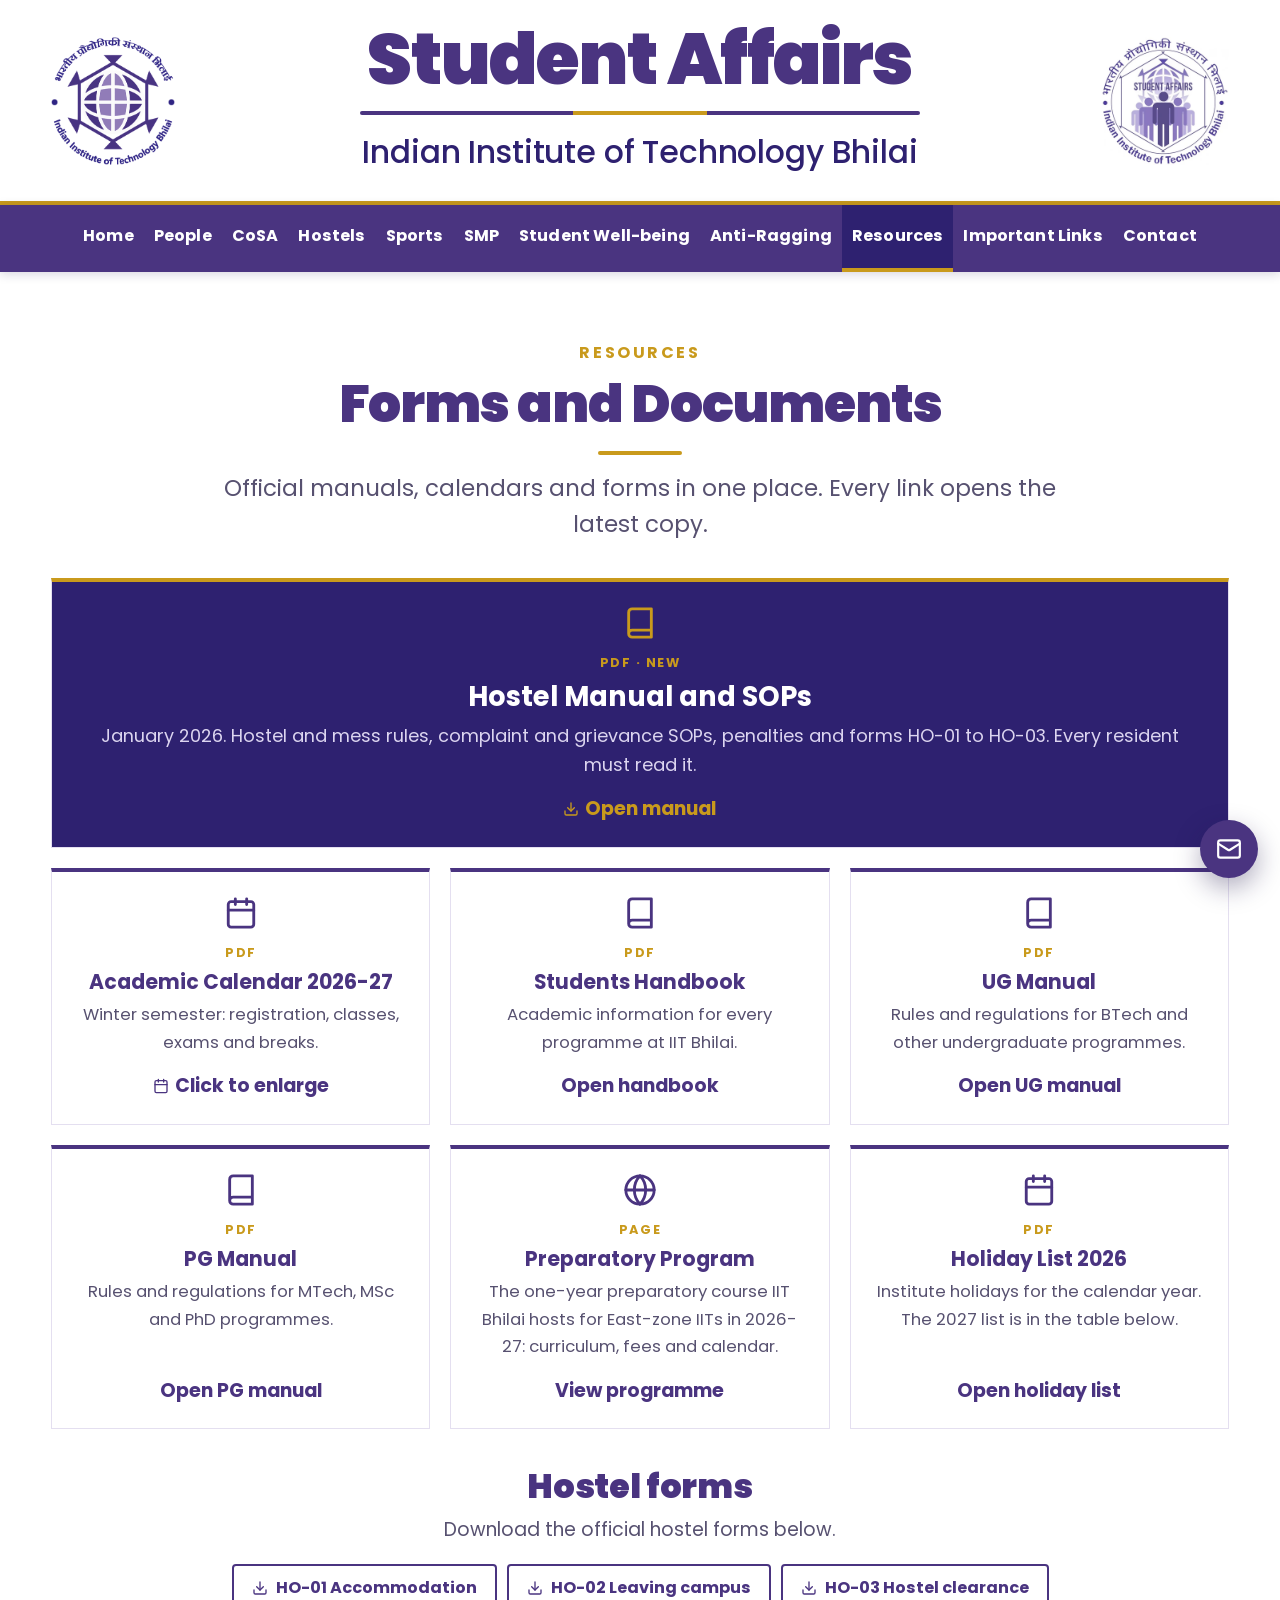
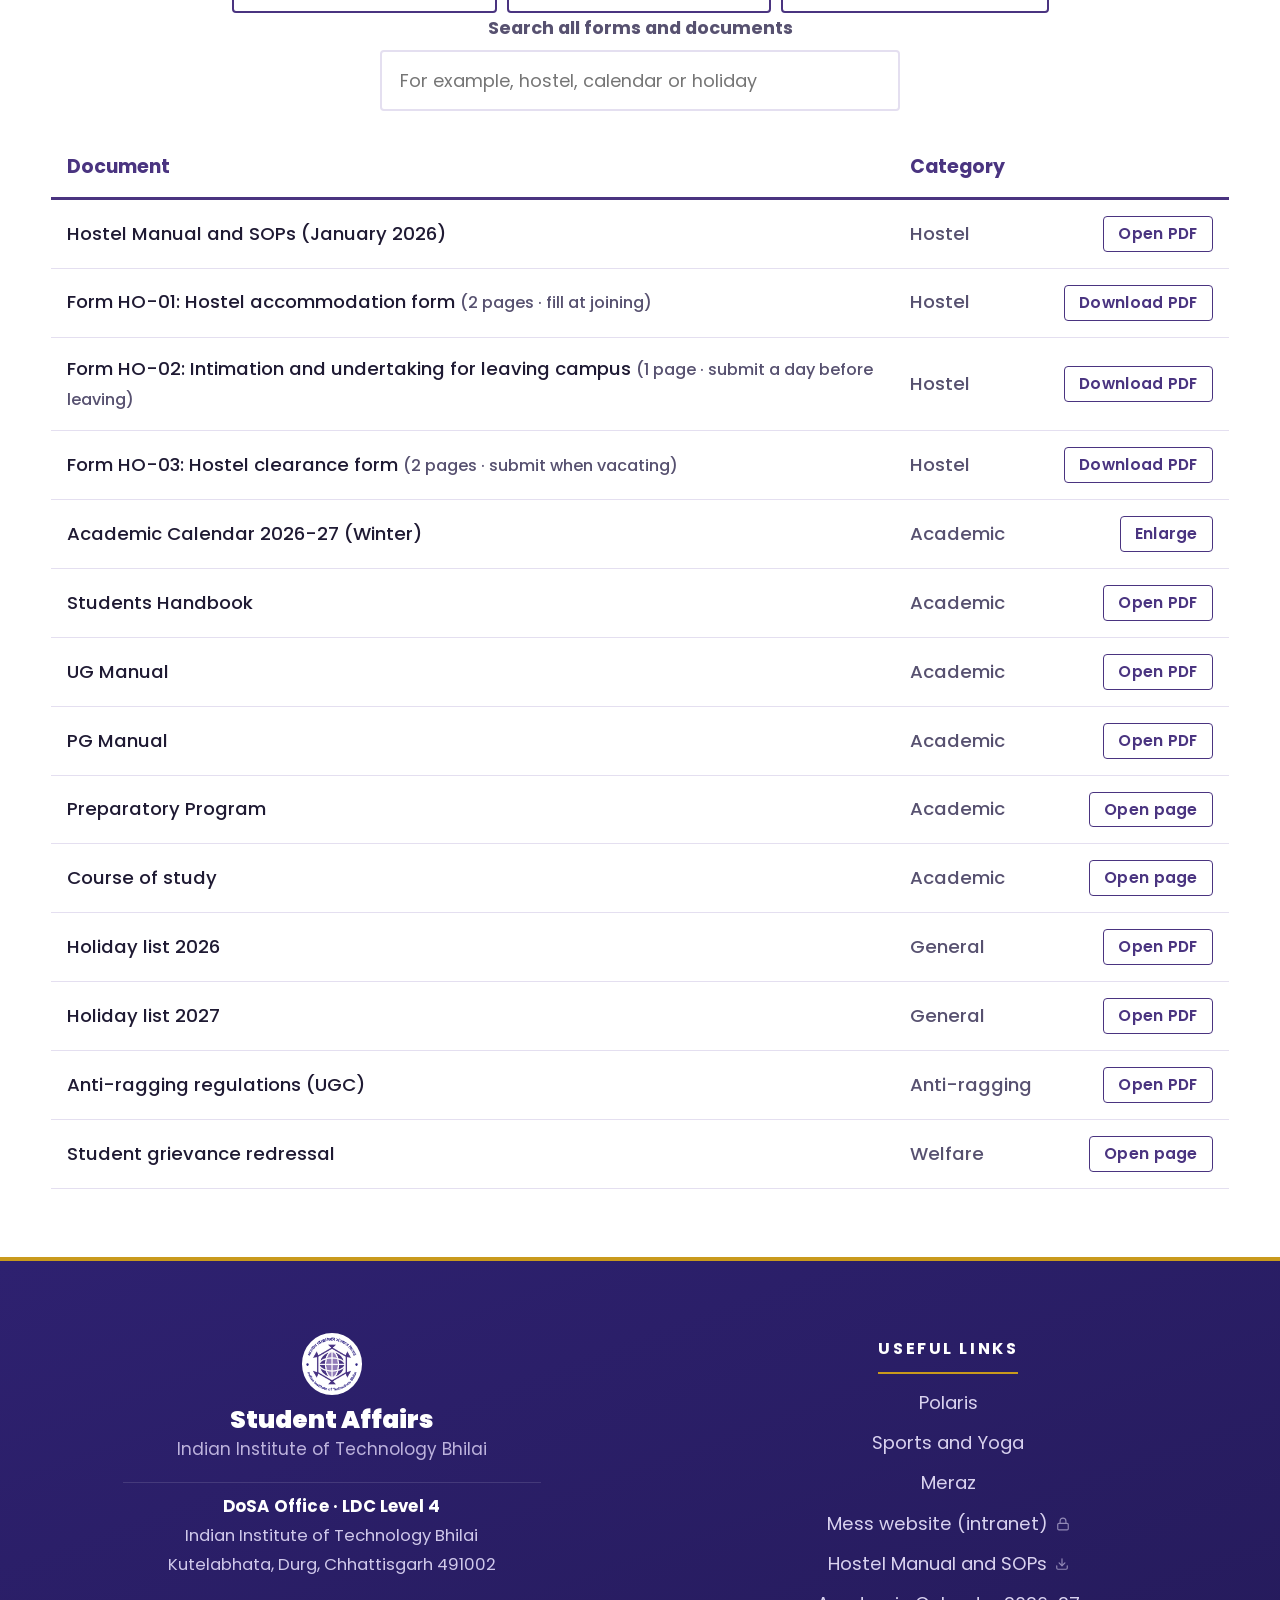
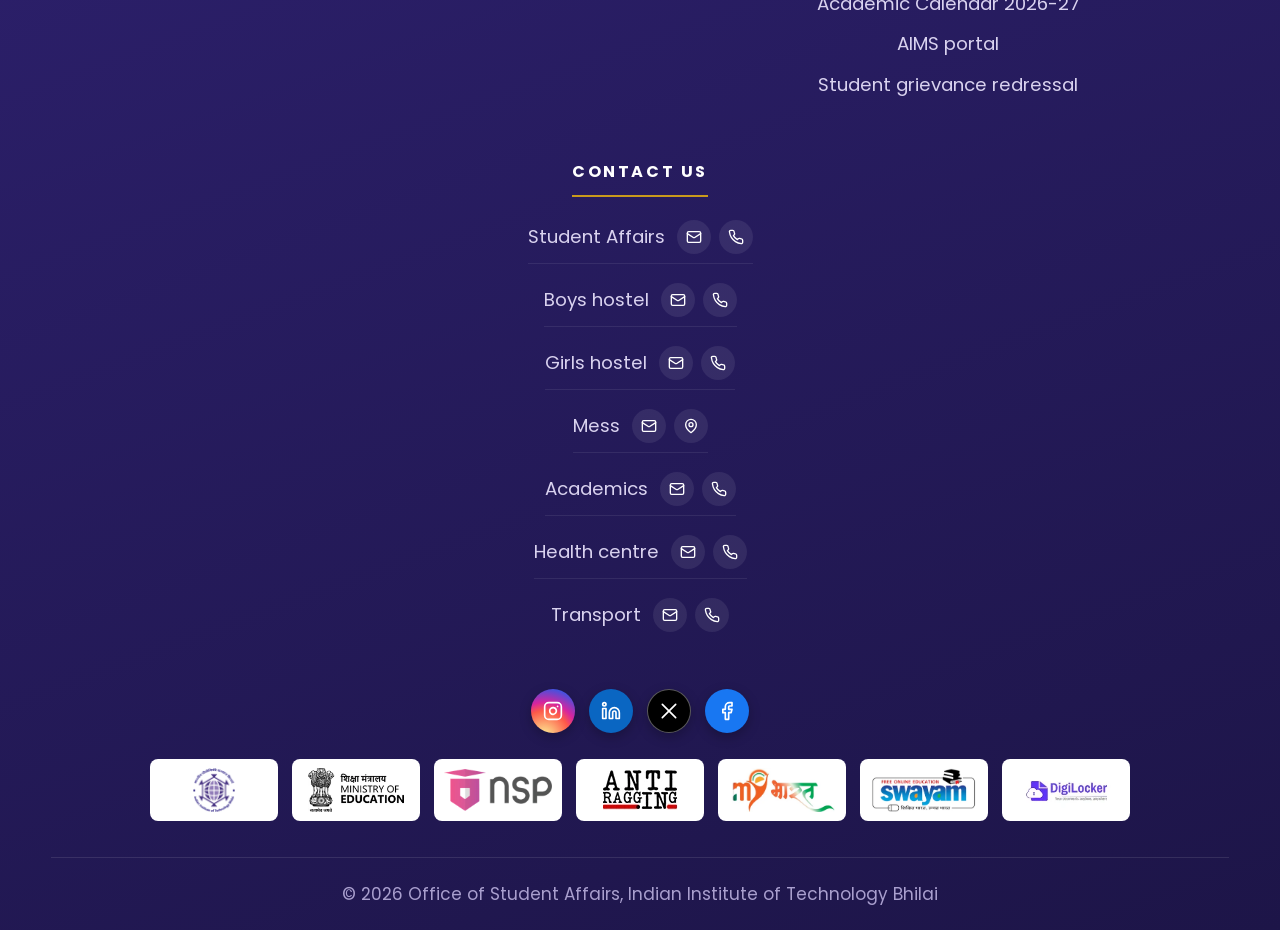
<file: resources.html>
<!DOCTYPE html>
<html lang="en">
<head>
<meta charset="utf-8">
<meta name="viewport" content="width=device-width, initial-scale=1, viewport-fit=cover">
<meta name="color-scheme" content="light">
<meta name="description" content="Hostel manual, forms, academic calendar and other documents for IIT Bhilai students.">
<title>Forms and Documents | Student Affairs, IIT Bhilai</title>
<link rel="icon" type="image/png" href="assets/img/logo/iit-bhilai-logo.png">
<link rel="preconnect" href="https://fonts.googleapis.com">
<link rel="preconnect" href="https://fonts.gstatic.com" crossorigin>
<link href="https://fonts.googleapis.com/css2?family=Poppins:wght@400;500;600;700;800;900&display=swap" rel="stylesheet">
<link rel="stylesheet" href="assets/css/style.css">
</head>
<body>
<span id="top"></span>

<svg width="0" height="0" style="position:absolute" aria-hidden="true">
  <symbol id="i-mail" viewBox="0 0 24 24"><rect width="20" height="16" x="2" y="4" rx="2"/><path d="m22 7-8.97 5.7a1.94 1.94 0 0 1-2.06 0L2 7"/></symbol>
  <symbol id="i-phone" viewBox="0 0 24 24"><path d="M22 16.92v3a2 2 0 0 1-2.18 2 19.79 19.79 0 0 1-8.63-3.07 19.5 19.5 0 0 1-6-6 19.79 19.79 0 0 1-3.07-8.67A2 2 0 0 1 4.11 2h3a2 2 0 0 1 2 1.72 12.84 12.84 0 0 0 .7 2.81 2 2 0 0 1-.45 2.11L8.09 9.91a16 16 0 0 0 6 6l1.27-1.27a2 2 0 0 1 2.11-.45 12.84 12.84 0 0 0 2.81.7A2 2 0 0 1 22 16.92z"/></symbol>
  <symbol id="i-ext" viewBox="0 0 24 24"><path d="M15 3h6v6"/><path d="M10 14 21 3"/><path d="M18 13v6a2 2 0 0 1-2 2H5a2 2 0 0 1-2-2V8a2 2 0 0 1 2-2h6"/></symbol>
  <symbol id="i-down" viewBox="0 0 24 24"><path d="m6 9 6 6 6-6"/></symbol>
  <symbol id="i-left" viewBox="0 0 24 24"><path d="m15 18-6-6 6-6"/></symbol>
  <symbol id="i-right" viewBox="0 0 24 24"><path d="m9 18 6-6-6-6"/></symbol>
  <symbol id="i-x" viewBox="0 0 24 24"><path d="M18 6 6 18M6 6l12 12"/></symbol>
  <symbol id="i-file" viewBox="0 0 24 24"><path d="M21 15v4a2 2 0 0 1-2 2H5a2 2 0 0 1-2-2v-4"/><path d="m7 10 5 5 5-5"/><path d="M12 15V3"/></symbol>
  <symbol id="i-insta" viewBox="0 0 24 24"><rect width="20" height="20" x="2" y="2" rx="5"/><path d="M16 11.37A4 4 0 1 1 12.63 8 4 4 0 0 1 16 11.37z"/><path d="M17.5 6.5h.01"/></symbol>
  <symbol id="i-linkedin" viewBox="0 0 24 24"><path d="M16 8a6 6 0 0 1 6 6v7h-4v-7a2 2 0 0 0-4 0v7h-4v-7a6 6 0 0 1 6-6z"/><rect width="4" height="12" x="2" y="9"/><circle cx="4" cy="4" r="2"/></symbol>
  <symbol id="i-fb" viewBox="0 0 24 24"><path d="M18 2h-3a5 5 0 0 0-5 5v3H7v4h3v8h4v-8h3l1-4h-4V7a1 1 0 0 1 1-1h3z"/></symbol>
  <symbol id="i-xlogo" viewBox="0 0 24 24"><path d="M4 4l16 16M20 4 4 20"/></symbol>
  <symbol id="i-yt" viewBox="0 0 24 24"><path d="M2.5 17a24.12 24.12 0 0 1 0-10 2 2 0 0 1 1.4-1.4 49.56 49.56 0 0 1 16.2 0A2 2 0 0 1 21.5 7a24.12 24.12 0 0 1 0 10 2 2 0 0 1-1.4 1.4 49.55 49.55 0 0 1-16.2 0A2 2 0 0 1 2.5 17"/><path d="m10 15 5-3-5-3z"/></symbol>
  <symbol id="i-pin" viewBox="0 0 24 24"><path d="M20 10c0 6-8 12-8 12s-8-6-8-12a8 8 0 0 1 16 0Z"/><circle cx="12" cy="10" r="3"/></symbol>
  <symbol id="i-lock" viewBox="0 0 24 24"><rect width="18" height="11" x="3" y="11" rx="2"/><path d="M7 11V7a5 5 0 0 1 10 0v4"/></symbol>
  <symbol id="i-web" viewBox="0 0 24 24"><circle cx="12" cy="12" r="10"/><path d="M12 2a14.5 14.5 0 0 0 0 20 14.5 14.5 0 0 0 0-20M2 12h20"/></symbol>
  <symbol id="i-cal" viewBox="0 0 24 24"><rect x="3" y="4" width="18" height="18" rx="2"/><path d="M16 2v4M8 2v4M3 10h18"/></symbol>
  <symbol id="i-book" viewBox="0 0 24 24"><path d="M4 19.5v-15A2.5 2.5 0 0 1 6.5 2H20v20H6.5a2.5 2.5 0 0 1 0-5H20"/></symbol>
</svg>

<header class="masthead">
  <div class="wrap">
    <a class="logo-main" href="index.html"><img src="assets/img/logo/iit-bhilai-logo.png" alt="Indian Institute of Technology Bhilai logo" width="124" height="128"></a>
    <div class="titleblock">
      <h1>Student Affairs</h1>
      <div class="rule" role="presentation"></div>
      <p>Indian Institute of Technology Bhilai</p>
    </div>
    <div class="logo-2"><img src="assets/img/logo/student-affairs-logo.webp" alt="Student Affairs, IIT Bhilai logo" width="128" height="128"></div>
  </div>
</header>

<nav class="nav" aria-label="Main">
  <div class="wrap">
    <button class="nav-toggle" id="navToggle" aria-expanded="false" aria-controls="menu"><span class="bars"></span>Menu</button>
    <ul class="menu" id="menu">
      <li><a href="index.html">Home</a></li>
      <li><a href="people.html">People</a></li>
      <li class="has-sub"><a href="cosa.html">CoSA <svg class="ico caret"><use href="#i-down"/></svg></a>
        <ul class="sub">
          <li><a href="cosa.html#cosa">Council of Student Affairs<small>Council and major events</small></a></li>
          <li><a href="cosa.html#meraz">Meraz 7.0<small>The annual techno-cultural fest</small></a></li>
          <li><a href="cosa.html#clubs">Clubs<small>Cultural, sci-tech and societies</small></a></li>
        </ul>
      </li>
      <li><a href="hostels.html">Hostels</a></li>
      <li class="has-sub"><a href="sports.html">Sports <svg class="ico caret"><use href="#i-down"/></svg></a>
        <ul class="sub">
          <li><a href="sports.html#sports">Sports and grounds<small>Clubs, courts and Prayatna</small></a></li>
          <li><a href="sports.html#gym">Gym<small>Timings and photos</small></a></li>
          <li><a href="https://sportsandyoga.iitbhilai.ac.in/index.html" target="_blank" rel="noopener">Sports and Yoga site<small>Events, Prayatna and contact</small></a></li>
        </ul>
      </li>
      <li><a href="smp.html">SMP</a></li>
      <li><a href="wellness.html">Student Well-being</a></li>
      <li><a href="anti-ragging.html">Anti-Ragging</a></li>
      <li><a href="resources.html" class="active">Resources</a></li>
      <li class="has-sub"><a href="important-links.html">Important Links <svg class="ico caret"><use href="#i-down"/></svg></a>
        <ul class="sub">
          <li><a href="https://polaris.iitbhilai.ac.in/" target="_blank" rel="noopener">Polaris </a></li>
          <li><a href="https://aimsportal.iitbhilai.ac.in/iitbhAims/" target="_blank" rel="noopener">AIMS portal </a></li>
          <li><a href="https://mess.iitbhilai.ac.in/" target="_blank" rel="noopener">Mess website<small>Campus network only</small></a></li>
          <li><a href="https://meraz.iitbhilai.ac.in/" target="_blank" rel="noopener">Meraz </a></li>
          <li><a href="https://www.iitbhilai.ac.in/index.php?pid=placement" target="_blank" rel="noopener">CCPS </a></li>
          <li><a href="https://sac.iitbhilai.ac.in/" target="_blank" rel="noopener">Alumni </a></li>
          <li><a href="important-links.html#portals">Government portals<small>Scholarships, helplines, learning</small></a></li>
        </ul>
      </li>
      <li><a href="contact.html">Contact</a></li>
    </ul>
  </div>
</nav>

<main>

<section id="forms">
  <div class="wrap">
    <div class="head">
      <span class="eyebrow">Resources</span>
      <h2>Forms and Documents</h2>
      <p class="lead">Official manuals, calendars and forms in one place. Every link opens the latest copy.</p>
    </div>

    <div class="docs">
      <a class="doc featured" href="assets/docs/Hostel%20Manual%20_Updated(new).pdf" target="_blank" rel="noopener">
        <svg class="ico doc-ico"><use href="#i-book"/></svg>
        <span class="doc-type">PDF · New</span>
        <strong>Hostel Manual and SOPs</strong>
        <span>January 2026. Hostel and mess rules, complaint and grievance SOPs, penalties and forms HO-01 to HO-03. Every resident must read it.</span>
        <em><svg class="ico"><use href="#i-file"/></svg>Open manual</em>
      </a>
      <button class="doc" type="button" data-cal-open>
        <svg class="ico doc-ico"><use href="#i-cal"/></svg>
        <span class="doc-type">PDF</span>
        <strong>Academic Calendar 2026-27</strong>
        <span>Winter semester: registration, classes, exams and breaks.</span>
        <em><svg class="ico"><use href="#i-cal"/></svg>Click to enlarge</em>
      </button>
      <a class="doc" href="https://www.iitbhilai.ac.in/index.php?pid=aca_handbook_pdf" target="_blank" rel="noopener">
        <svg class="ico doc-ico"><use href="#i-book"/></svg>
        <span class="doc-type">PDF</span>
        <strong>Students Handbook</strong>
        <span>Academic information for every programme at IIT Bhilai.</span>
        <em>Open handbook</em>
      </a>
      <a class="doc" href="https://www.iitbhilai.ac.in/index.php?pid=ug_manual" target="_blank" rel="noopener">
        <svg class="ico doc-ico"><use href="#i-book"/></svg>
        <span class="doc-type">PDF</span>
        <strong>UG Manual</strong>
        <span>Rules and regulations for BTech and other undergraduate programmes.</span>
        <em>Open UG manual</em>
      </a>
      <a class="doc" href="https://www.iitbhilai.ac.in/index.php?pid=pg_manual" target="_blank" rel="noopener">
        <svg class="ico doc-ico"><use href="#i-book"/></svg>
        <span class="doc-type">PDF</span>
        <strong>PG Manual</strong>
        <span>Rules and regulations for MTech, MSc and PhD programmes.</span>
        <em>Open PG manual</em>
      </a>
      <a class="doc" href="https://www.iitbhilai.ac.in/index.php?pid=iitbhilai_preparatory_program" target="_blank" rel="noopener">
        <svg class="ico doc-ico"><use href="#i-web"/></svg>
        <span class="doc-type">Page</span>
        <strong>Preparatory Program</strong>
        <span>The one-year preparatory course IIT Bhilai hosts for East-zone IITs in 2026-27: curriculum, fees and calendar.</span>
        <em>View programme</em>
      </a>
      <a class="doc" href="https://www.iitbhilai.ac.in/index.php?pid=holiday_2026" target="_blank" rel="noopener">
        <svg class="ico doc-ico"><use href="#i-cal"/></svg>
        <span class="doc-type">PDF</span>
        <strong>Holiday List 2026</strong>
        <span>Institute holidays for the calendar year. The 2027 list is in the table below.</span>
        <em>Open holiday list</em>
      </a>
    </div>

    <div class="subhead form-block">
      <h3>Hostel forms</h3>
      <p>Download the official hostel forms below.</p>
    </div>
    <div class="form-row">
      <a href="assets/docs/form-HO-01-hostel-accommodation.pdf" download rel="noopener"><svg class="ico"><use href="#i-file"/></svg>HO-01 Accommodation</a>
      <a href="assets/docs/form-HO-02-leaving-campus.pdf" download rel="noopener"><svg class="ico"><use href="#i-file"/></svg>HO-02 Leaving campus</a>
      <a href="assets/docs/form-HO-03-hostel-clearance.pdf" download rel="noopener"><svg class="ico"><use href="#i-file"/></svg>HO-03 Hostel clearance</a>
    </div>
    <div class="searchbox">
      <label for="formSearch">Search all forms and documents</label>
      <input class="search" id="formSearch" type="search" placeholder="For example, hostel, calendar or holiday">
    </div>
    <div class="table-wrap">
      <table id="formsTable">
        <thead><tr><th>Document</th><th>Category</th><th><span class="sr-only">Open</span></th></tr></thead>
        <tbody>
          <tr><td>Hostel Manual and SOPs (January 2026)</td><td class="cat">Hostel</td><td class="act"><a class="dl" href="assets/docs/Hostel%20Manual%20_Updated(new).pdf" target="_blank" rel="noopener">Open PDF</a></td></tr>
          <tr><td>Form HO-01: Hostel accommodation form <small>(2 pages · fill at joining)</small></td><td class="cat">Hostel</td><td class="act"><a class="dl" href="assets/docs/form-HO-01-hostel-accommodation.pdf" download rel="noopener">Download PDF</a></td></tr>
          <tr><td>Form HO-02: Intimation and undertaking for leaving campus <small>(1 page · submit a day before leaving)</small></td><td class="cat">Hostel</td><td class="act"><a class="dl" href="assets/docs/form-HO-02-leaving-campus.pdf" download rel="noopener">Download PDF</a></td></tr>
          <tr><td>Form HO-03: Hostel clearance form <small>(2 pages · submit when vacating)</small></td><td class="cat">Hostel</td><td class="act"><a class="dl" href="assets/docs/form-HO-03-hostel-clearance.pdf" download rel="noopener">Download PDF</a></td></tr>
          <tr><td>Academic Calendar 2026-27 (Winter)</td><td class="cat">Academic</td><td class="act"><button class="dl" type="button" data-cal-open>Enlarge</button></td></tr>
          <!-- <tr><td>All academic calendars (2017 onwards)</td><td class="cat">Academic</td><td class="act"><a class="dl" href="https://www.iitbhilai.ac.in/index.php?pid=aca_calendar" target="_blank" rel="noopener">Open page</a></td></tr> -->
          <tr><td>Students Handbook</td><td class="cat">Academic</td><td class="act"><a class="dl" href="https://www.iitbhilai.ac.in/index.php?pid=aca_handbook_pdf" target="_blank" rel="noopener">Open PDF</a></td></tr>
          <tr><td>UG Manual</td><td class="cat">Academic</td><td class="act"><a class="dl" href="https://www.iitbhilai.ac.in/index.php?pid=ug_manual" target="_blank" rel="noopener">Open PDF</a></td></tr>
          <tr><td>PG Manual</td><td class="cat">Academic</td><td class="act"><a class="dl" href="https://www.iitbhilai.ac.in/index.php?pid=pg_manual" target="_blank" rel="noopener">Open PDF</a></td></tr>
          <tr><td>Preparatory Program</td><td class="cat">Academic</td><td class="act"><a class="dl" href="https://www.iitbhilai.ac.in/index.php?pid=iitbhilai_preparatory_program" target="_blank" rel="noopener">Open page</a></td></tr>
          <tr><td>Course of study</td><td class="cat">Academic</td><td class="act"><a class="dl" href="https://www.iitbhilai.ac.in/index.php?pid=courses_study" target="_blank" rel="noopener">Open page</a></td></tr>
          <!-- <tr><td>Certificates issuance</td><td class="cat">Academic</td><td class="act"><a class="dl" href="https://www.iitbhilai.ac.in/index.php?pid=certificates" target="_blank" rel="noopener">Open page</a></td></tr> -->
          <tr><td>Holiday list 2026</td><td class="cat">General</td><td class="act"><a class="dl" href="https://www.iitbhilai.ac.in/index.php?pid=holiday_2026" target="_blank" rel="noopener">Open PDF</a></td></tr>
          <tr><td>Holiday list 2027</td><td class="cat">General</td><td class="act"><a class="dl" href="https://www.iitbhilai.ac.in/index.php?pid=holiday_2027" target="_blank" rel="noopener">Open PDF</a></td></tr>
          <tr><td>Anti-ragging regulations (UGC)</td><td class="cat">Anti-ragging</td><td class="act"><a class="dl" href="assets/docs/anti-ragging-ugc-regulations.pdf" target="_blank" rel="noopener">Open PDF</a></td></tr>
          <tr><td>Student grievance redressal</td><td class="cat">Welfare</td><td class="act"><a class="dl" href="https://www.iitbhilai.ac.in/index.php?pid=student_grievance" target="_blank" rel="noopener">Open page</a></td></tr>
          <!-- <tr><td>Information for girl students</td><td class="cat">Welfare</td><td class="act"><a class="dl" href="https://www.iitbhilai.ac.in/index.php?pid=special_for_girls" target="_blank" rel="noopener">Open page</a></td></tr> -->
        </tbody>
      </table>
      <p class="empty" id="noResults">Nothing matches your search. Try a different word, or contact the office.</p>
    </div>
  </div>
</section>

</main>

<footer class="site-footer">
  <div class="wrap">
    <div class="f-grid">
      <div>
        <div class="f-brand"><img src="assets/img/logo/iit-bhilai-logo.png" alt="" width="60" height="62"><div><strong>Student Affairs</strong><span>Indian Institute of Technology Bhilai</span></div></div>
        <address class="f-address">
  <span><b>DoSA Office · LDC Level 4</b></span>
  <span>Indian Institute of Technology Bhilai</span>
  <span>Kutelabhata, Durg, Chhattisgarh 491002</span>
</address>
      </div>
      <div>
        <p class="f-title">Useful links</p>
        <ul class="f-list">
          <li><a href="https://polaris.iitbhilai.ac.in/" target="_blank" rel="noopener">Polaris </a></li>
          <li><a href="https://sportsandyoga.iitbhilai.ac.in/index.html" target="_blank" rel="noopener">Sports and Yoga </a></li>
          <li><a href="https://meraz.iitbhilai.ac.in/" target="_blank" rel="noopener">Meraz </a></li>
          <li><a href="https://mess.iitbhilai.ac.in/" target="_blank" rel="noopener">Mess website (intranet) <svg class="ico"><use href="#i-lock"/></svg></a></li>
          <li><a href="assets/docs/Hostel%20Manual%20_Updated(new).pdf" target="_blank" rel="noopener">Hostel Manual and SOPs <svg class="ico"><use href="#i-file"/></svg></a></li>
          <li><a href="assets/docs/Academic-Calendar-2026-27-Winter.pdf" target="_blank" rel="noopener">Academic Calendar 2026-27 </a></li>
          <li><a href="https://aimsportal.iitbhilai.ac.in/iitbhAims/" target="_blank" rel="noopener">AIMS portal </a></li>
          <li><a href="https://www.iitbhilai.ac.in/index.php?pid=student_grievance" target="_blank" rel="noopener">Student grievance redressal </a></li>
          </ul>
      </div>
      <div>
        <p class="f-title">Contact us</p>
        <ul class="f-list f-contacts">
          <li><span>Student Affairs</span><span class="acts"><a href="mailto:studentaffairs@iitbhilai.ac.in" aria-label="Email Student Affairs"><svg class="ico"><use href="#i-mail"/></svg></a><a href="tel:07882991608" aria-label="Call Student Affairs"><svg class="ico"><use href="#i-phone"/></svg></a></span></li>
          <li><span>Boys hostel</span><span class="acts"><a href="mailto:hostel_gopad@iitbhilai.ac.in" aria-label="Email boys hostel"><svg class="ico"><use href="#i-mail"/></svg></a><a href="tel:+919424283715" aria-label="Call boys hostel"><svg class="ico"><use href="#i-phone"/></svg></a></span></li>
          <li><span>Girls hostel</span><span class="acts"><a href="mailto:hostel_indravati@iitbhilai.ac.in" aria-label="Email girls hostel"><svg class="ico"><use href="#i-mail"/></svg></a><a href="tel:+919406256993" aria-label="Call girls hostel"><svg class="ico"><use href="#i-phone"/></svg></a></span></li>
          <li><span>Mess</span><span class="acts"><a href="mailto:messcoordinator@iitbhilai.ac.in" aria-label="Email the mess coordinator"><svg class="ico"><use href="#i-mail"/></svg></a><a href="https://maps.app.goo.gl/VnPGnJqzifBFkQjk9" target="_blank" rel="noopener" aria-label="Mess location on Google Maps"><svg class="ico"><use href="#i-pin"/></svg></a></span></li>
          <li><span>Academics</span><span class="acts"><a href="mailto:academics@iitbhilai.ac.in" aria-label="Email academics office"><svg class="ico"><use href="#i-mail"/></svg></a><a href="tel:07882991609" aria-label="Call academics office"><svg class="ico"><use href="#i-phone"/></svg></a></span></li>
          <li><span>Health centre</span><span class="acts"><a href="mailto:healthcenter@iitbhilai.ac.in" aria-label="Email health centre"><svg class="ico"><use href="#i-mail"/></svg></a><a href="tel:+919424283691" aria-label="Call health centre"><svg class="ico"><use href="#i-phone"/></svg></a></span></li>
          <li><span>Transport</span><span class="acts"><a href="mailto:traveldesk@iitbhilai.ac.in" aria-label="Email travel desk"><svg class="ico"><use href="#i-mail"/></svg></a><a href="tel:+919907940717" aria-label="Call travel desk"><svg class="ico"><use href="#i-phone"/></svg></a></span></li>
        </ul>
      </div>
    </div>
    <div class="f-social" aria-label="Social media">
      <a href="https://www.instagram.com/cosa_iitbhilai/" target="_blank" rel="noopener" class="s-insta" aria-label="CoSA on Instagram"><svg class="ico"><use href="#i-insta"/></svg></a>
      <a href="https://www.linkedin.com/school/iit-bhilai/" target="_blank" rel="noopener" class="s-linkedin" aria-label="IIT Bhilai on LinkedIn"><svg class="ico"><use href="#i-linkedin"/></svg></a>
      <a href="https://x.com/IIT_Bhilai" target="_blank" rel="noopener" class="s-x" aria-label="IIT Bhilai on X"><svg class="ico"><use href="#i-xlogo"/></svg></a>
      <a href="https://www.facebook.com/iit.bh/" target="_blank" rel="noopener" class="s-fb" aria-label="IIT Bhilai on Facebook"><svg class="ico"><use href="#i-fb"/></svg></a>
      <!-- <a href="https://youtube.com/@smp_iit_bhilai" target="_blank" rel="noopener" class="s-yt" aria-label="SMP IIT Bhilai on YouTube"><svg class="ico"><use href="#i-yt"/></svg></a> -->
    </div>
    <div class="f-logos" aria-label="Useful websites">
      <a href="https://www.iitbhilai.ac.in/" target="_blank" rel="noopener" title="IIT Bhilai"><img src="assets/img/logo/iit-bhilai-logo.png" alt="IIT Bhilai" loading="lazy"></a>
      <a href="https://www.education.gov.in/" target="_blank" rel="noopener" title="Ministry of Education"><img src="assets/img/footer/moe.webp" alt="Ministry of Education" loading="lazy"></a>
      <a href="https://scholarships.gov.in/" target="_blank" rel="noopener" title="National Scholarship Portal"><img src="assets/img/footer/nsp.webp" alt="National Scholarship Portal" loading="lazy"></a>
      <a href="https://www.antiragging.in/" target="_blank" rel="noopener" title="National Anti-Ragging Portal"><img src="assets/img/footer/antiragging.webp" alt="National Anti-Ragging Portal" loading="lazy"></a>
      <a href="https://mybharat.gov.in/" target="_blank" rel="noopener" title="MY Bharat"><img src="assets/img/footer/mybharat.webp" alt="MY Bharat" loading="lazy"></a>
      <a href="https://swayam.gov.in/" target="_blank" rel="noopener" title="SWAYAM"><img src="assets/img/footer/swayam.webp" alt="SWAYAM" loading="lazy"></a>
      <a href="https://www.digilocker.gov.in/" target="_blank" rel="noopener" title="DigiLocker"><img src="assets/img/footer/digilocker.webp" alt="DigiLocker" loading="lazy"></a>
    </div>
    <div class="f-bottom">
      <span>&copy; 2026 Office of Student Affairs, Indian Institute of Technology Bhilai</span>
    </div>
  </div>
</footer>

<dialog id="calDialog" class="cal-dialog">
  <div class="cal-frame-wrap">
    <p class="cal-hint">Academic Calendar 2026-27 — scroll inside to read. Press Escape or click outside to close.</p>
    <div class="cal-loading"><div class="cal-spinner"></div><p>Loading calendar…</p></div>
    <iframe data-src="assets/docs/Academic-Calendar-2026-27-Winter.pdf" title="Academic Calendar 2026-27"></iframe>
    <p class="cal-error" hidden>Couldn’t load the calendar. <a href="assets/docs/Academic-Calendar-2026-27-Winter.pdf" target="_blank" rel="noopener">Open the PDF directly</a>.</p>
  </div>
  <button class="lb-close" type="button" aria-label="Close"><svg class="ico"><use href="#i-x"/></svg></button>
  <a class="cal-openlink" href="assets/docs/Academic-Calendar-2026-27-Winter.pdf" target="_blank" rel="noopener">Open the PDF in a new tab</a>
</dialog>
<a class="fab-contact" href="contact.html" aria-label="Contact the Student Affairs office"><svg class="ico"><use href="#i-mail"/></svg></a>
<script src="assets/js/main.js?v=3"></script>
</body>
</html>
</file>
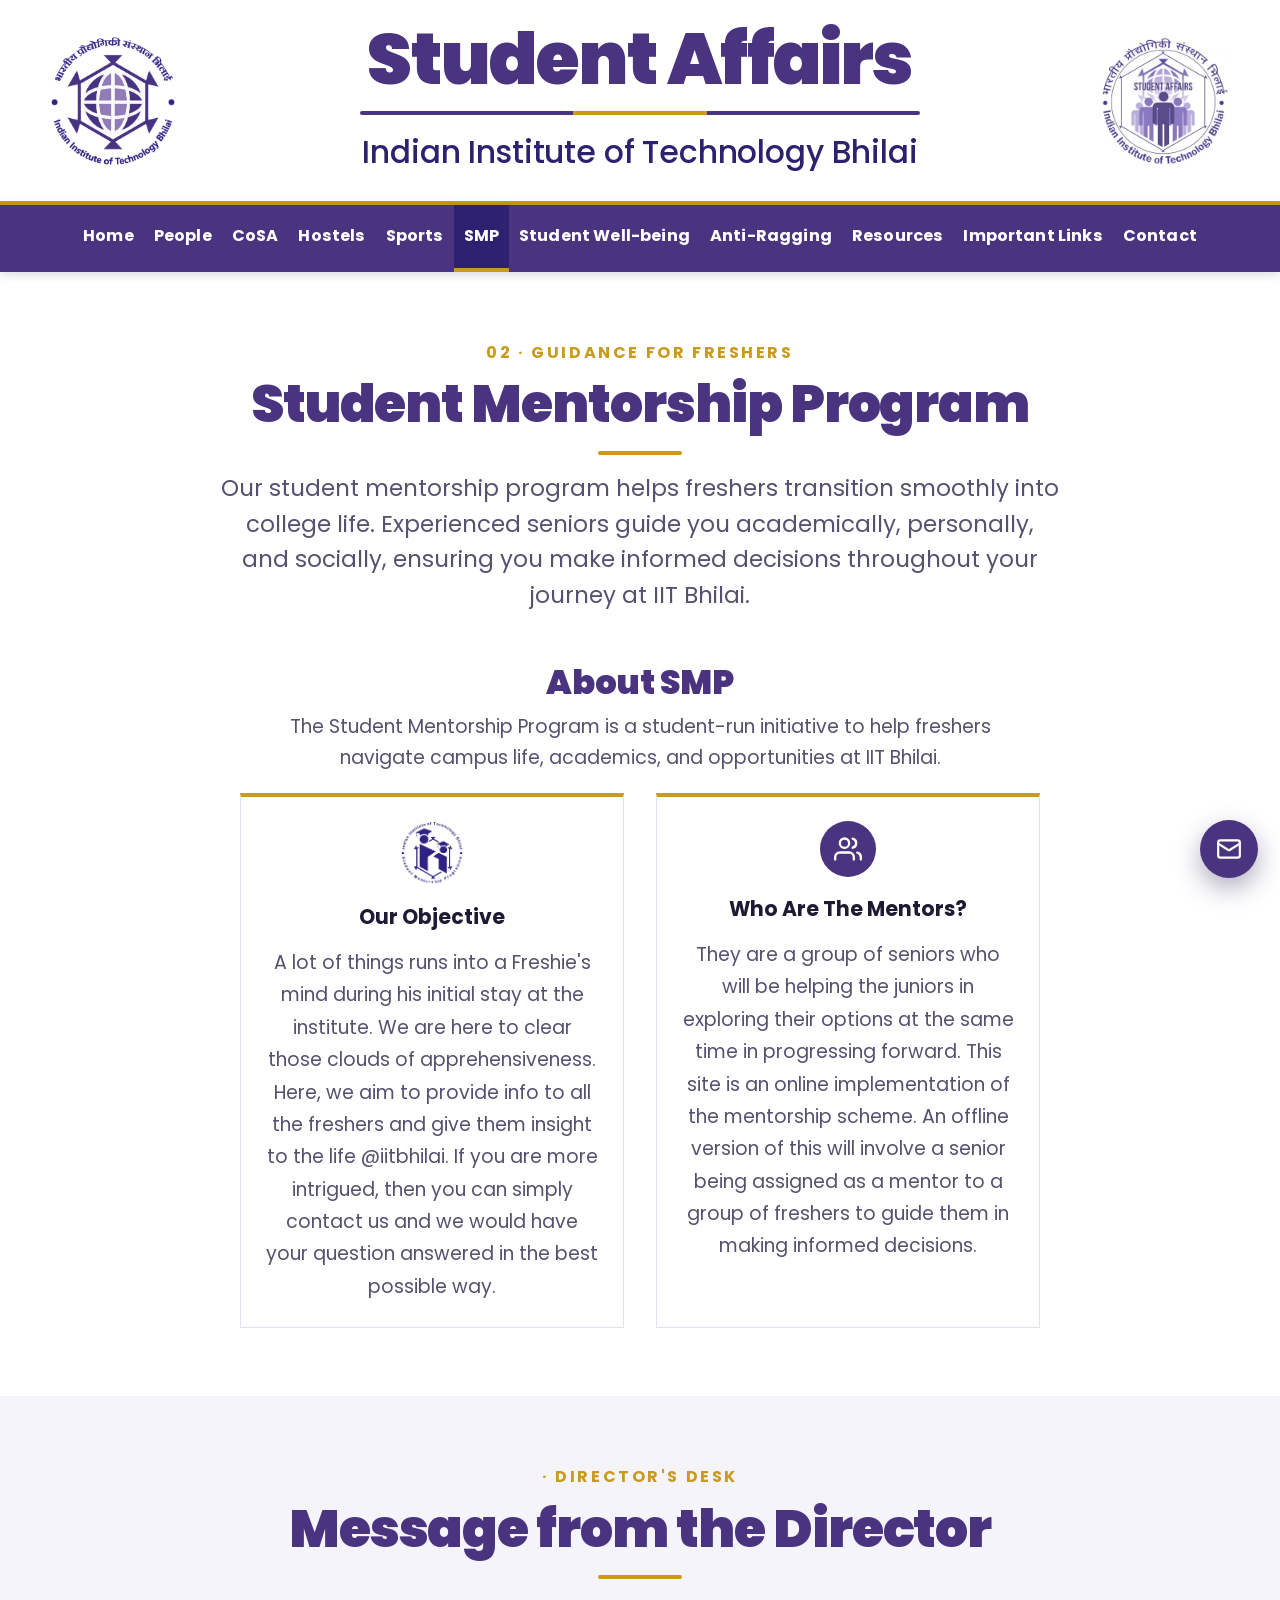
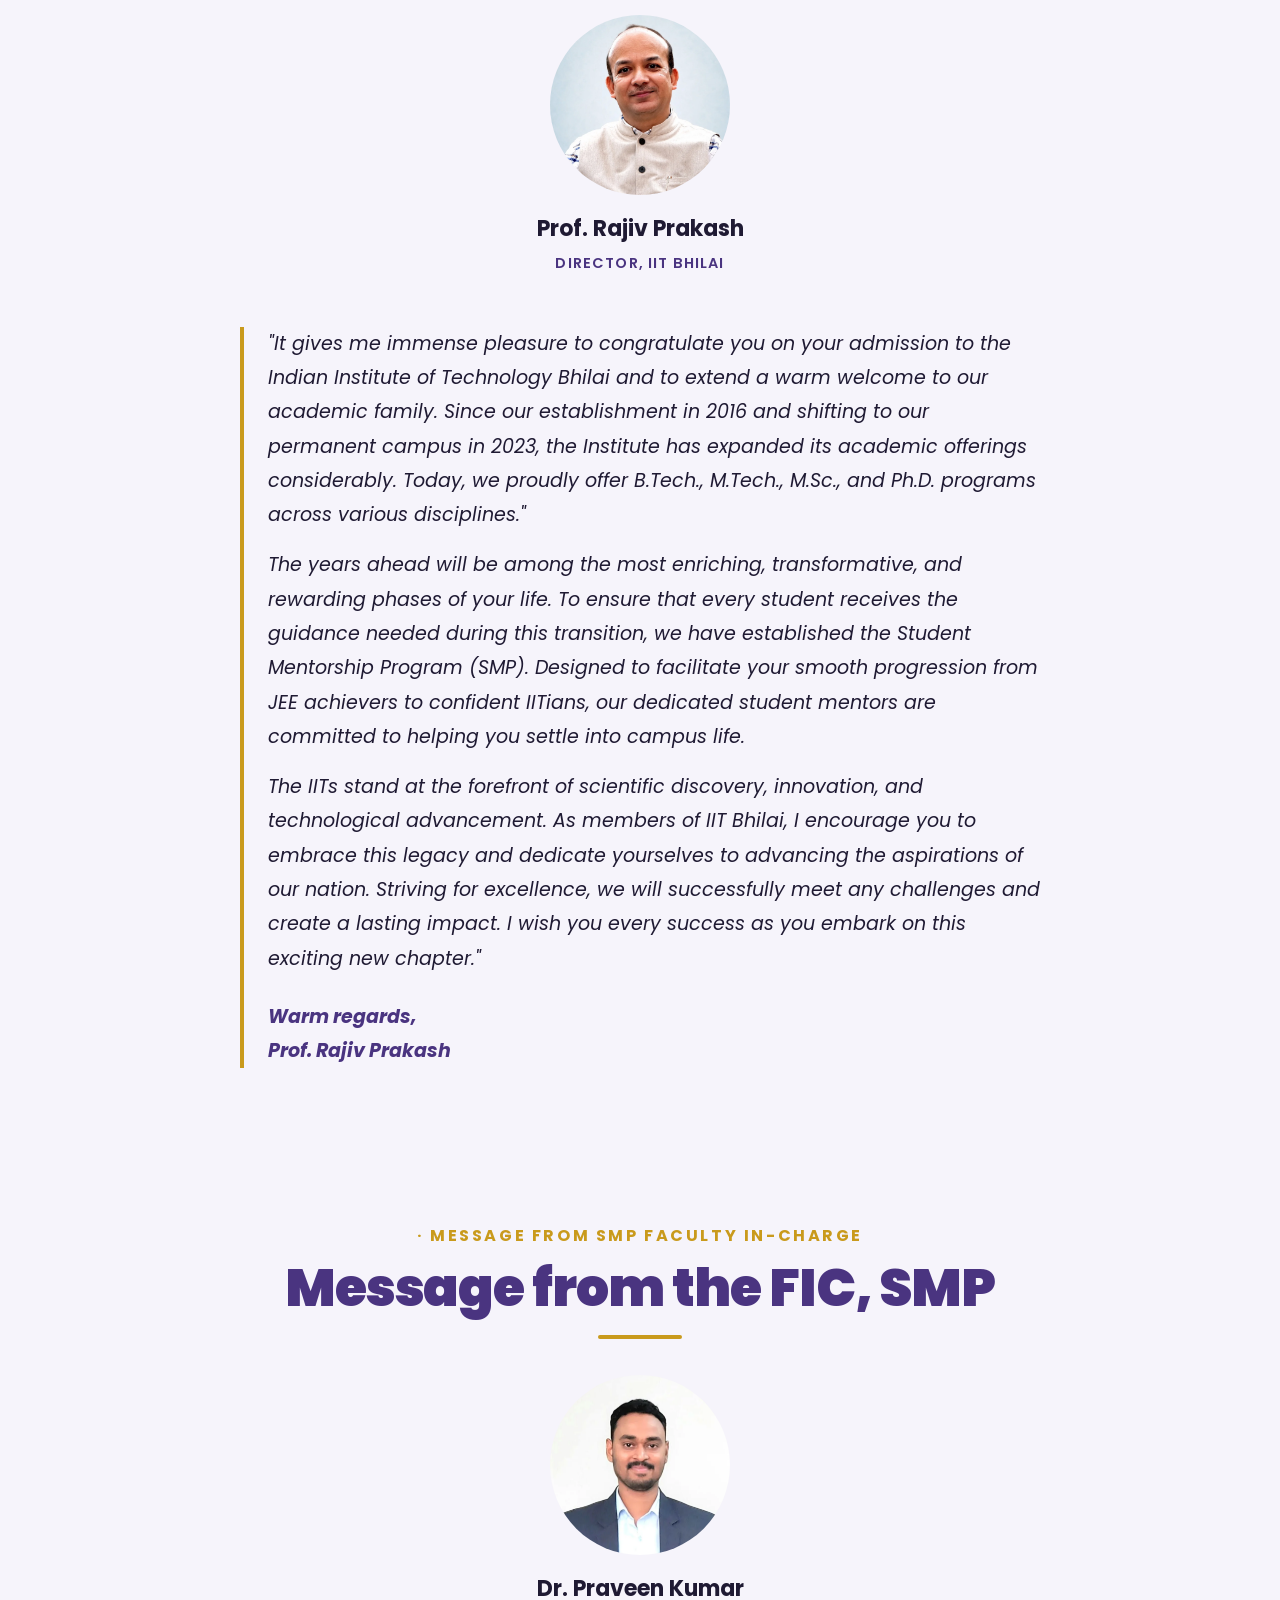
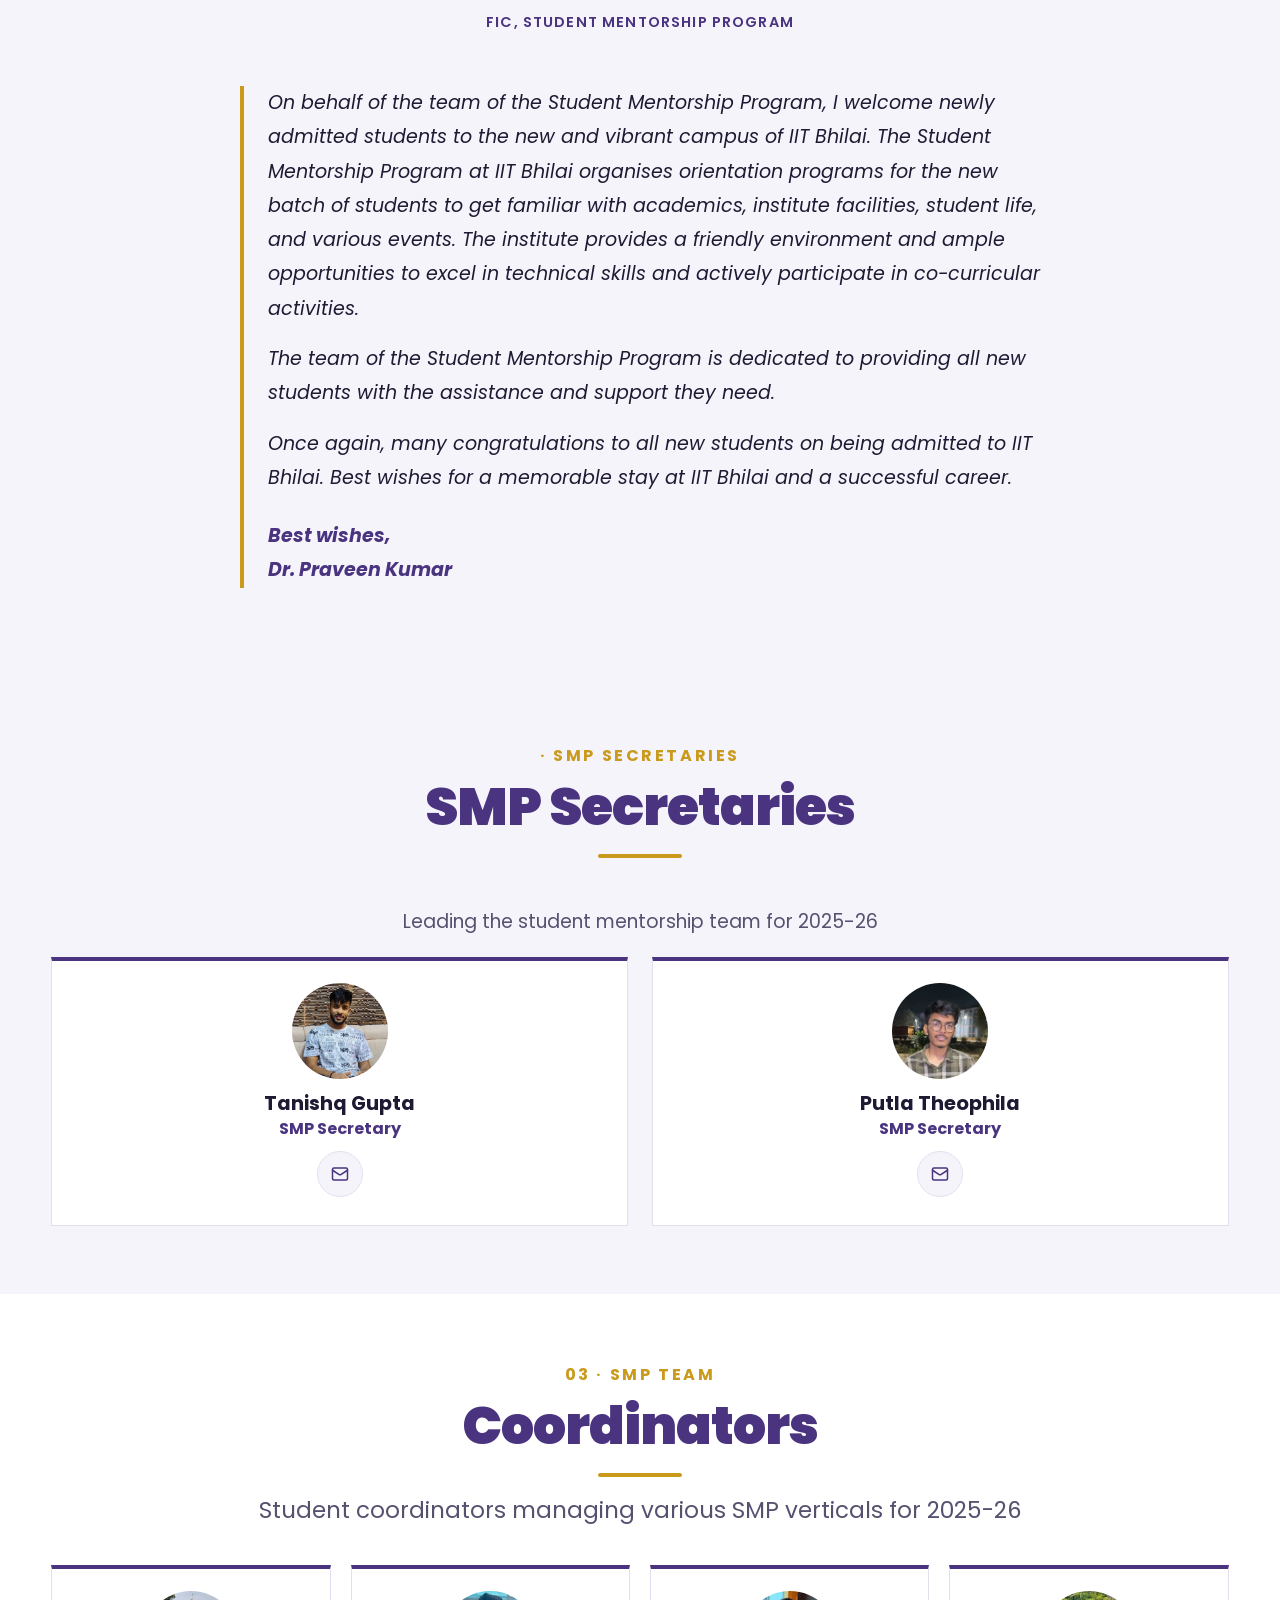
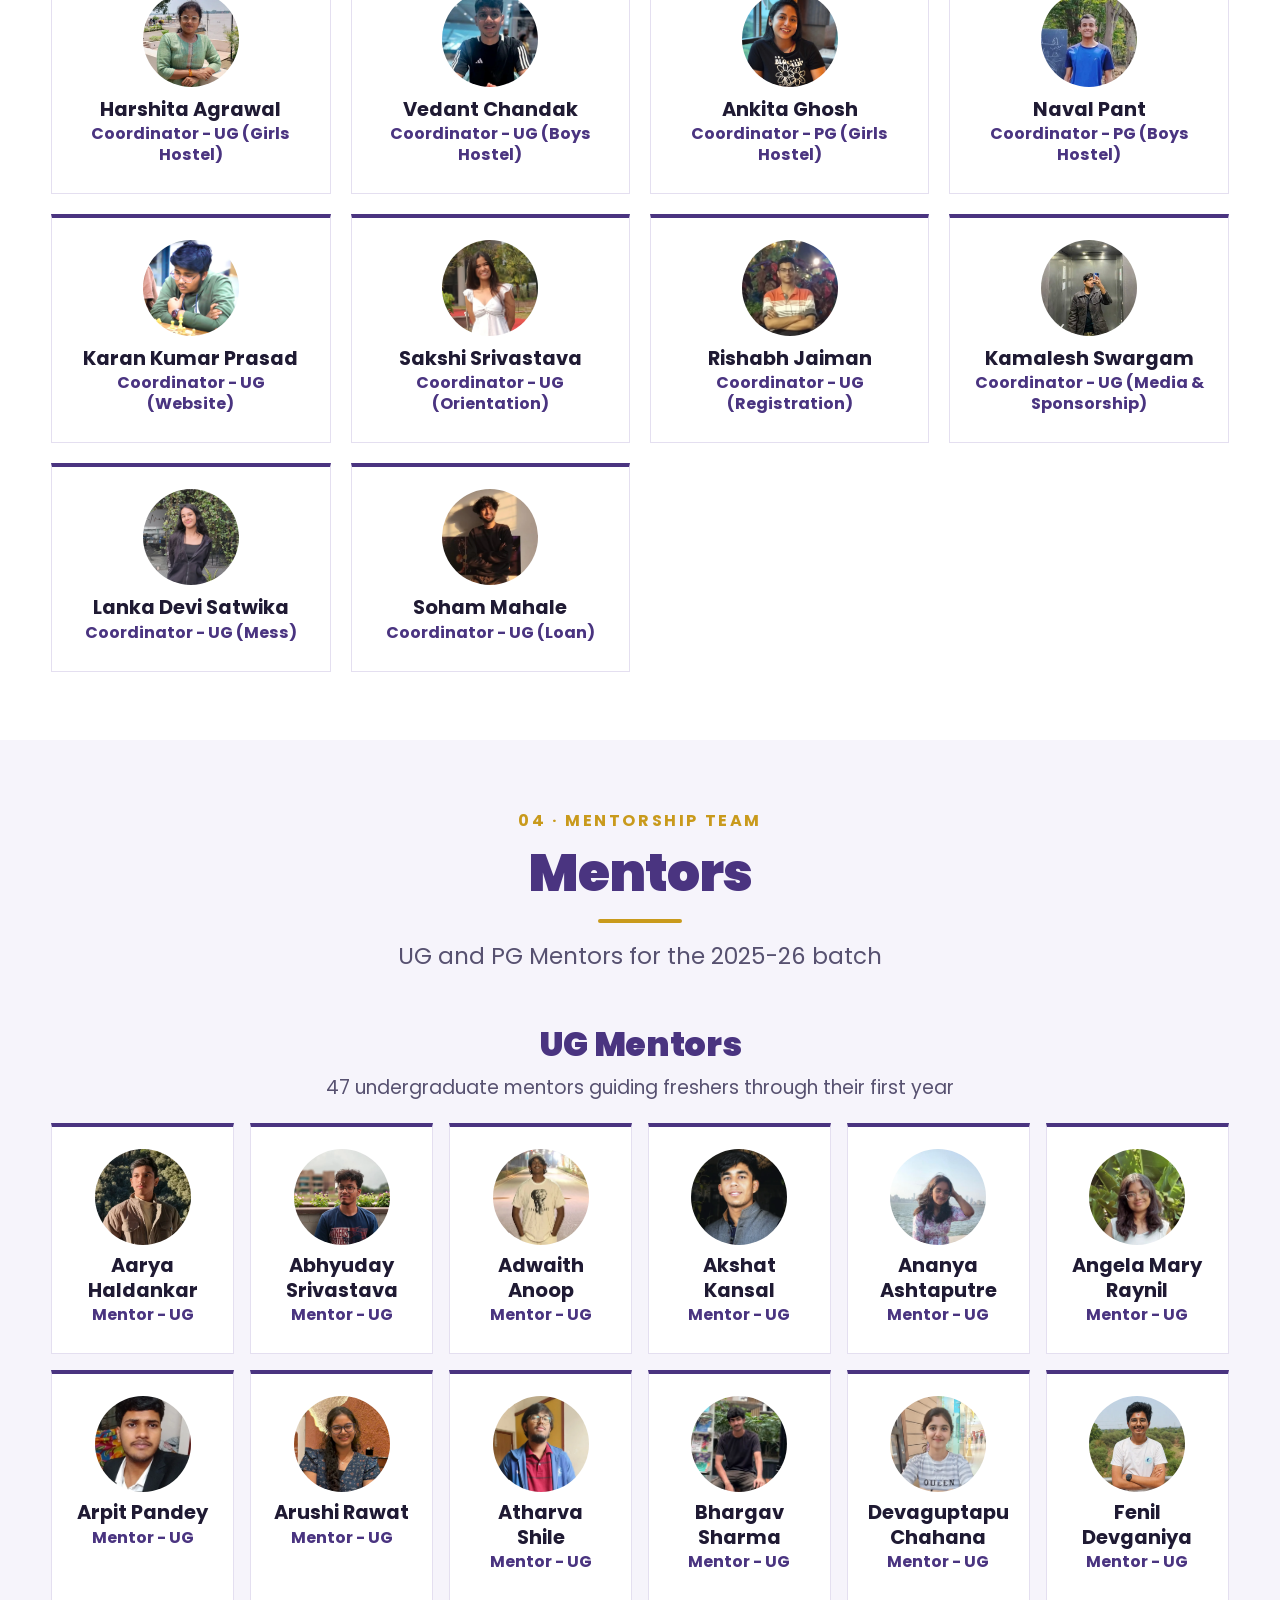
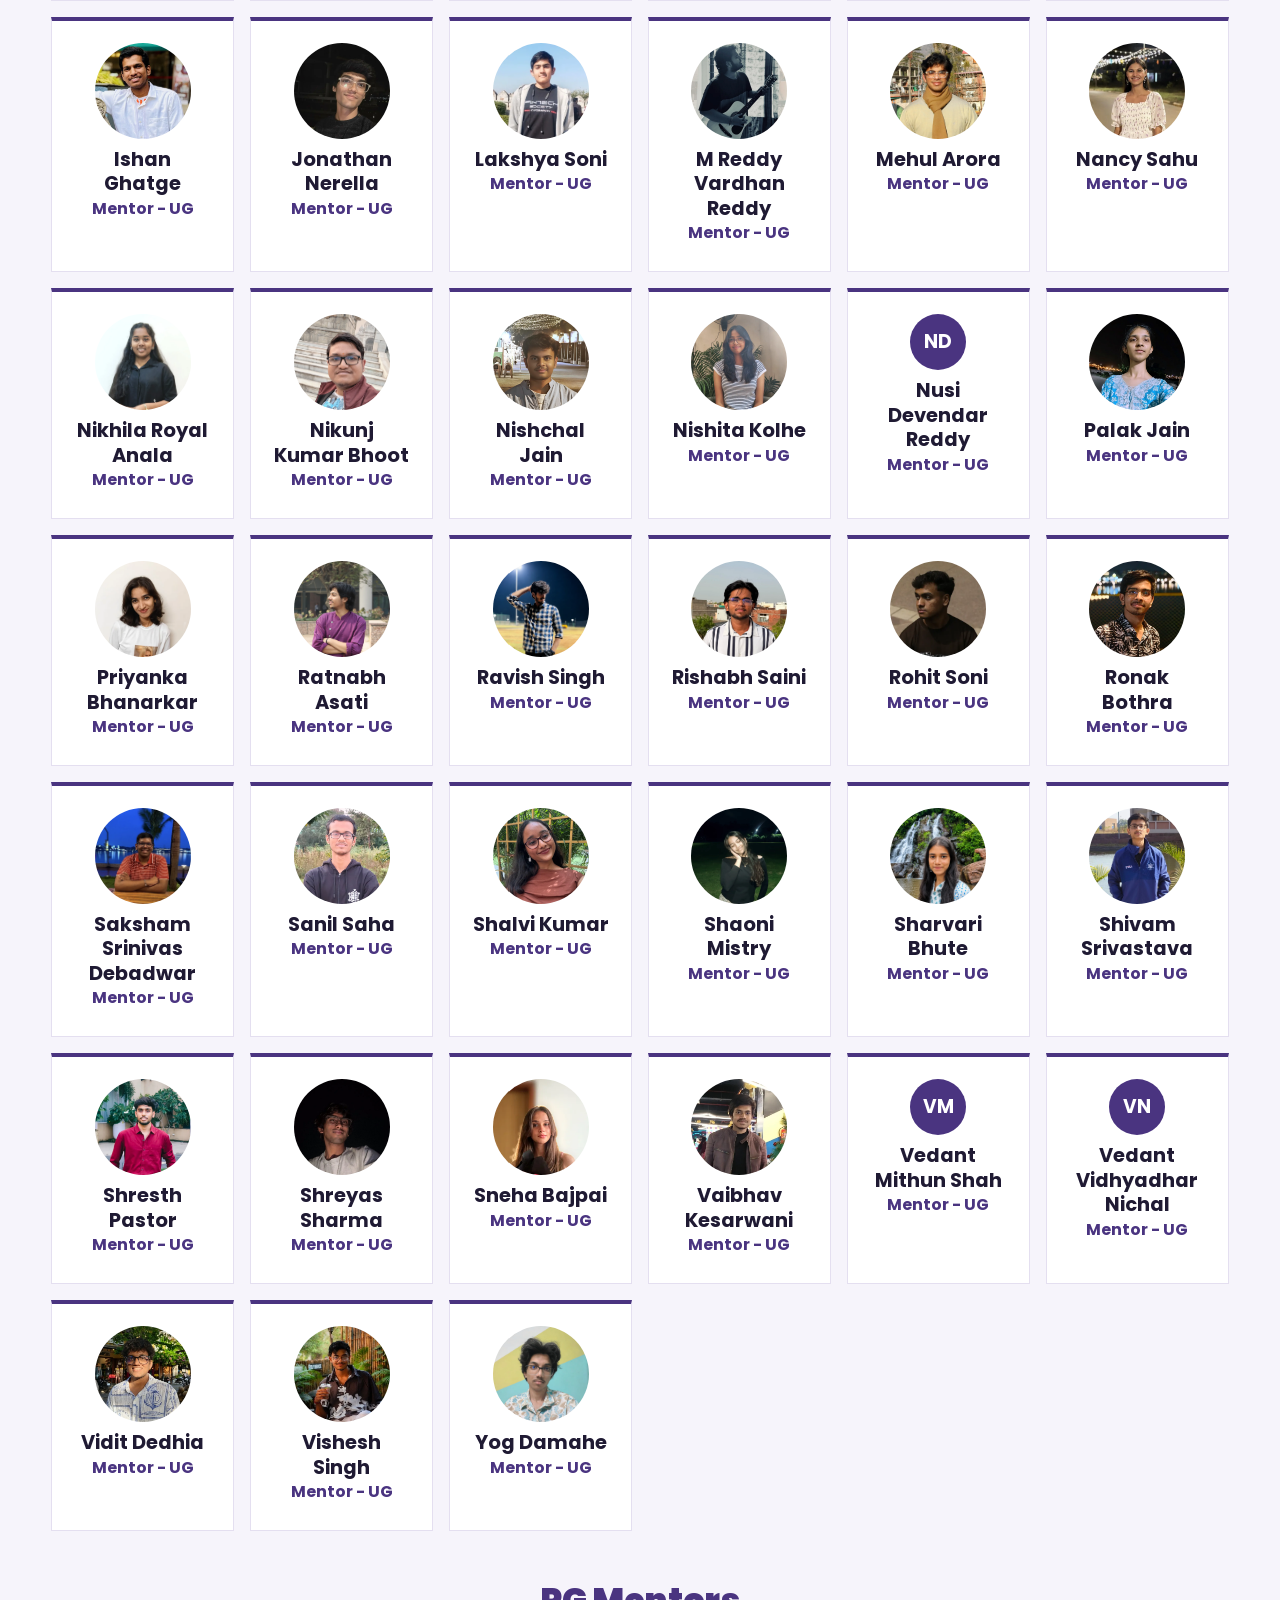
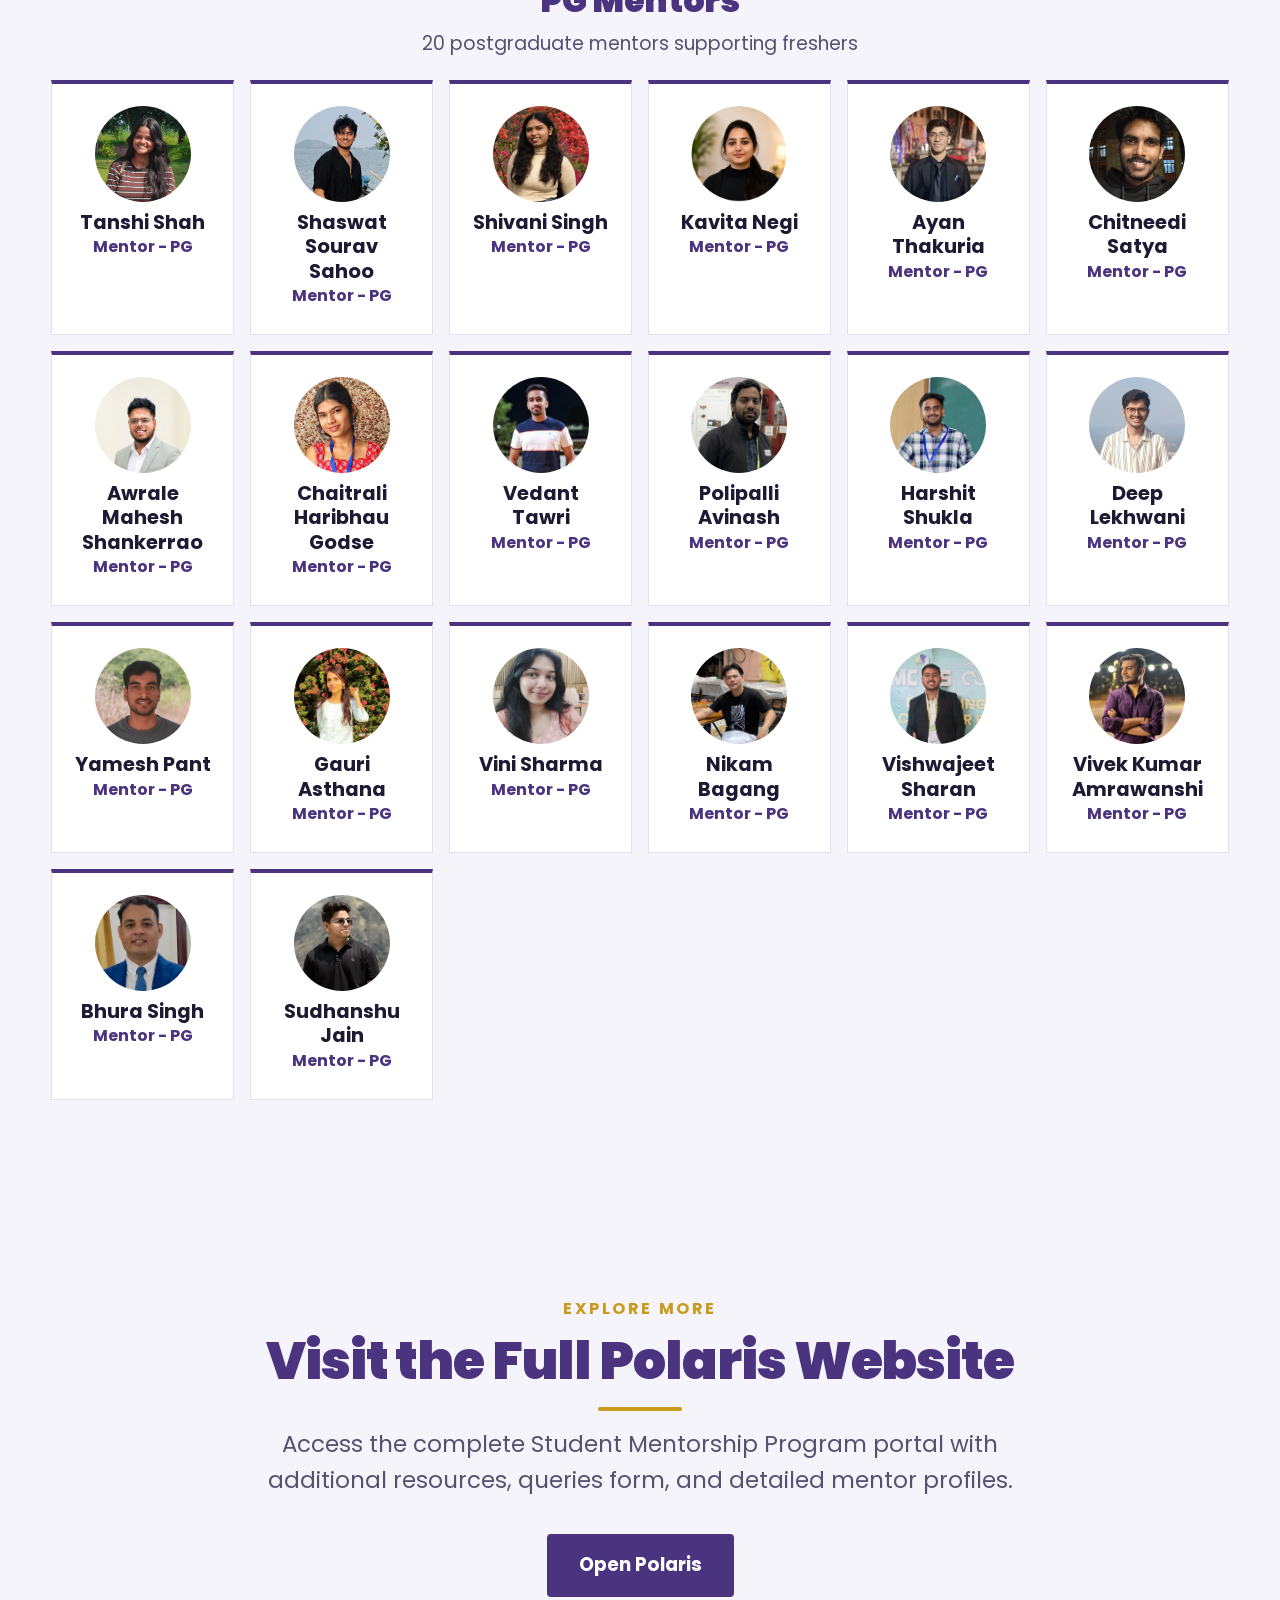
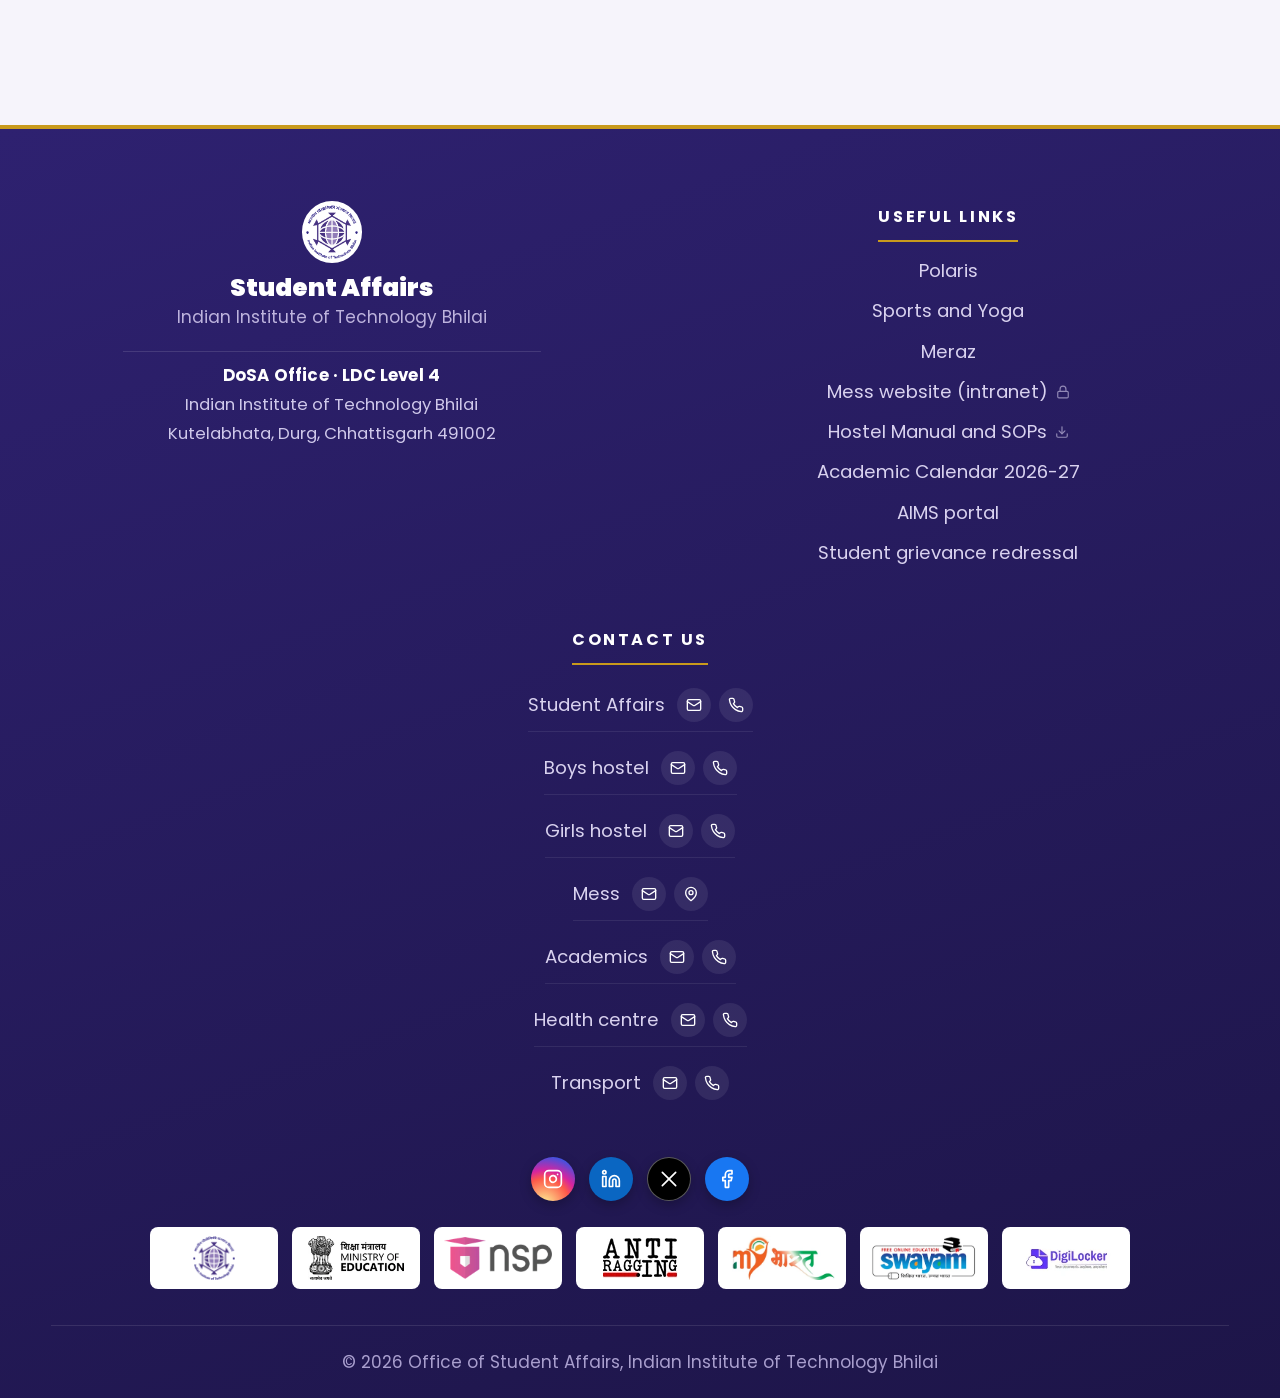
<file: smp.html>
<!DOCTYPE html>
<html lang="en">
<head>
<meta charset="utf-8">
<meta name="viewport" content="width=device-width, initial-scale=1, viewport-fit=cover">
<meta name="color-scheme" content="light">
<meta name="description" content="Student Mentorship Program (SMP) at IIT Bhilai - Freshers' guide, mentorship structure, and mentor contacts.">
<title>SMP | Student Affairs, IIT Bhilai</title>
<link rel="icon" type="image/png" href="assets/img/logo/iit-bhilai-logo.png">
<link rel="preconnect" href="https://fonts.googleapis.com">
<link rel="preconnect" href="https://fonts.gstatic.com" crossorigin>
<link href="https://fonts.googleapis.com/css2?family=Poppins:wght@400;500;600;700;800;900&display=swap" rel="stylesheet">
<link rel="stylesheet" href="assets/css/style.css">
</head>
<body>
<span id="top"></span>

<svg width="0" height="0" style="position:absolute" aria-hidden="true">
  <symbol id="i-mail" viewBox="0 0 24 24"><rect width="20" height="16" x="2" y="4" rx="2"/><path d="m22 7-8.97 5.7a1.94 1.94 0 0 1-2.06 0L2 7"/></symbol>
  <symbol id="i-phone" viewBox="0 0 24 24"><path d="M22 16.92v3a2 2 0 0 1-2.18 2 19.79 19.79 0 0 1-8.63-3.07 19.5 19.5 0 0 1-6-6 19.79 19.79 0 0 1-3.07-8.67A2 2 0 0 1 4.11 2h3a2 2 0 0 1 2 1.72 12.84 12.84 0 0 0 .7 2.81 2 2 0 0 1-.45 2.11L8.09 9.91a16 16 0 0 0 6 6l1.27-1.27a2 2 0 0 1 2.11-.45 12.84 12.84 0 0 0 2.81.7A2 2 0 0 1 22 16.92z"/></symbol>
  <symbol id="i-ext" viewBox="0 0 24 24"><path d="M15 3h6v6"/><path d="M10 14 21 3"/><path d="M18 13v6a2 2 0 0 1-2 2H5a2 2 0 0 1-2-2V8a2 2 0 0 1 2-2h6"/></symbol>
  <symbol id="i-down" viewBox="0 0 24 24"><path d="m6 9 6 6 6-6"/></symbol>
  <symbol id="i-left" viewBox="0 0 24 24"><path d="m15 18-6-6 6-6"/></symbol>
  <symbol id="i-right" viewBox="0 0 24 24"><path d="m9 18 6-6-6-6"/></symbol>
  <symbol id="i-x" viewBox="0 0 24 24"><path d="M18 6 6 18M6 6l12 12"/></symbol>
  <symbol id="i-file" viewBox="0 0 24 24"><path d="M21 15v4a2 2 0 0 1-2 2H5a2 2 0 0 1-2-2v-4"/><path d="m7 10 5 5 5-5"/><path d="M12 15V3"/></symbol>
  <symbol id="i-insta" viewBox="0 0 24 24"><rect width="20" height="20" x="2" y="2" rx="5"/><path d="M16 11.37A4 4 0 1 1 12.63 8 4 4 0 0 1 16 11.37z"/><path d="M17.5 6.5h.01"/></symbol>
  <symbol id="i-linkedin" viewBox="0 0 24 24"><path d="M16 8a6 6 0 0 1 6 6v7h-4v-7a2 2 0 0 0-4 0v7h-4v-7a6 6 0 0 1 6-6z"/><rect width="4" height="12" x="2" y="9"/><circle cx="4" cy="4" r="2"/></symbol>
  <symbol id="i-fb" viewBox="0 0 24 24"><path d="M18 2h-3a5 5 0 0 0-5 5v3H7v4h3v8h4v-8h3l1-4h-4V7a1 1 0 0 1 1-1h3z"/></symbol>
  <symbol id="i-xlogo" viewBox="0 0 24 24"><path d="M4 4l16 16M20 4 4 20"/></symbol>
  <symbol id="i-yt" viewBox="0 0 24 24"><path d="M2.5 17a24.12 24.12 0 0 1 0-10 2 2 0 0 1 1.4-1.4 49.56 49.56 0 0 1 16.2 0A2 2 0 0 1 21.5 7a24.12 24.12 0 0 1 0 10 2 2 0 0 1-1.4 1.4 49.55 49.55 0 0 1-16.2 0A2 2 0 0 1 2.5 17"/><path d="m10 15 5-3-5-3z"/></symbol>
  <symbol id="i-pin" viewBox="0 0 24 24"><path d="M20 10c0 6-8 12-8 12s-8-6-8-12a8 8 0 0 1 16 0Z"/><circle cx="12" cy="10" r="3"/></symbol>
  <symbol id="i-lock" viewBox="0 0 24 24"><rect width="18" height="11" x="3" y="11" rx="2"/><path d="M7 11V7a5 5 0 0 1 10 0v4"/></symbol>
  <symbol id="i-web" viewBox="0 0 24 24"><circle cx="12" cy="12" r="10"/><path d="M12 2a14.5 14.5 0 0 0 0 20 14.5 14.5 0 0 0 0-20M2 12h20"/></symbol>
</svg>

<header class="masthead">
  <div class="wrap">
    <a class="logo-main" href="index.html"><img src="assets/img/logo/iit-bhilai-logo.png" alt="Indian Institute of Technology Bhilai logo" width="124" height="128"></a>
    <div class="titleblock">
      <h1>Student Affairs</h1>
      <div class="rule" role="presentation"></div>
      <p>Indian Institute of Technology Bhilai</p>
    </div>
    <div class="logo-2"><img src="assets/img/logo/student-affairs-logo.webp" alt="Student Affairs, IIT Bhilai logo" width="128" height="128"></div>
  </div>
</header>

<nav class="nav" aria-label="Main">
  <div class="wrap">
    <button class="nav-toggle" id="navToggle" aria-expanded="false" aria-controls="menu"><span class="bars"></span>Menu</button>
    <ul class="menu" id="menu">
      <li><a href="index.html">Home</a></li>
      <li><a href="people.html">People</a></li>
      <li class="has-sub"><a href="cosa.html">CoSA <svg class="ico caret"><use href="#i-down"/></svg></a>
        <ul class="sub">
          <li><a href="cosa.html#cosa">Council of Student Affairs<small>Council and major events</small></a></li>
          <li><a href="cosa.html#meraz">Meraz 7.0<small>The annual techno-cultural fest</small></a></li>
          <li><a href="cosa.html#clubs">Clubs<small>Cultural, sci-tech and societies</small></a></li>
        </ul>
      </li>
      <li><a href="hostels.html">Hostels</a></li>
      <li class="has-sub"><a href="sports.html">Sports <svg class="ico caret"><use href="#i-down"/></svg></a>
        <ul class="sub">
          <li><a href="sports.html#sports">Sports and grounds<small>Clubs, courts and Prayatna</small></a></li>
          <li><a href="sports.html#gym">Gym<small>Timings and photos</small></a></li>
          <li><a href="https://sportsandyoga.iitbhilai.ac.in/index.html" target="_blank" rel="noopener">Sports and Yoga site<small>Events, Prayatna and contact</small></a></li>
        </ul>
      </li>
      <li><a href="smp.html" class="active">SMP</a></li>
      <li><a href="wellness.html">Student Well-being</a></li>
      <li><a href="anti-ragging.html">Anti-Ragging</a></li>
      <li><a href="resources.html">Resources</a></li>
      <li class="has-sub"><a href="important-links.html">Important Links <svg class="ico caret"><use href="#i-down"/></svg></a>
        <ul class="sub">
          <li><a href="https://polaris.iitbhilai.ac.in/" target="_blank" rel="noopener">Polaris </a></li>
          <li><a href="https://aimsportal.iitbhilai.ac.in/iitbhAims/" target="_blank" rel="noopener">AIMS portal </a></li>
          <li><a href="https://mess.iitbhilai.ac.in/" target="_blank" rel="noopener">Mess website<small>Campus network only</small></a></li>
          <li><a href="https://meraz.iitbhilai.ac.in/" target="_blank" rel="noopener">Meraz </a></li>
          <li><a href="https://www.iitbhilai.ac.in/index.php?pid=placement" target="_blank" rel="noopener">CCPS </a></li>
          <li><a href="https://sac.iitbhilai.ac.in/" target="_blank" rel="noopener">Alumni </a></li>
          <li><a href="important-links.html#portals">Government portals<small>Scholarships, helplines, learning</small></a></li>
        </ul>
      </li>
      <li><a href="contact.html">Contact</a></li>
    </ul>
  </div>
</nav>

<main>

<section id="smp-intro">
  <div class="wrap">
    <div class="head">
      <span class="eyebrow">02 · Guidance for Freshers</span>
      <h2>Student Mentorship Program</h2>
      <p class="lead">Our student mentorship program helps freshers transition smoothly into college life. Experienced seniors guide you academically, personally, and socially, ensuring you make informed decisions throughout your journey at IIT Bhilai.</p>
    </div>
    <div class="subhead">
      <h3>About SMP</h3>
      <p>The Student Mentorship Program is a student-run initiative to help freshers navigate campus life, academics, and opportunities at IIT Bhilai.</p>
    </div>
    <div class="grid gap-8 md:grid-cols-2" style="display:grid;grid-template-columns:repeat(auto-fit,minmax(280px,1fr));gap:32px;max-width:800px;margin:0 auto;">
      <article class="card" style="background:#fff;border:1px solid var(--line);border-top:4px solid var(--gold);padding:24px;text-align:center;">
        <img src="assets/img/smp/smp-logo.png" alt="SMP Logo" loading="lazy" style="width:64px;height:64px;margin:0 auto 16px;">
        <h4 style="margin:0 0 12px;font-size:1.2rem;color:var(--ink);font-weight:700;">Our Objective</h4>
        <p style="margin:0;color:var(--muted);line-height:1.7;">A lot of things runs into a Freshie's mind during his initial stay at the institute. We are here to clear those clouds of apprehensiveness. Here, we aim to provide info to all the freshers and give them insight to the life @iitbhilai. If you are more intrigued, then you can simply contact us and we would have your question answered in the best possible way.</p>
      </article>
      <article class="card" style="background:#fff;border:1px solid var(--line);border-top:4px solid var(--gold);padding:24px;text-align:center;">
        <div style="width:56px;height:56px;margin:0 auto 16px;background:var(--purple);border-radius:50%;display:flex;align-items:center;justify-content:center;">
          <svg class="ico" style="width:28px;height:28px;color:#fff;" viewBox="0 0 24 24" fill="none" stroke="currentColor" stroke-width="2" stroke-linecap="round" stroke-linejoin="round"><path d="M17 21v-2a4 4 0 0 0-4-4H5a4 4 0 0 0-4 4v2"/><circle cx="9" cy="7" r="4"/><path d="M23 21v-2a4 4 0 0 0-3-3.87"/><path d="M16 3.13a4 4 0 0 1 0 7.75"/></svg>
        </div>
        <h4 style="margin:0 0 12px;font-size:1.2rem;color:var(--ink);font-weight:700;">Who Are The Mentors?</h4>
        <p style="margin:0;color:var(--muted);line-height:1.7;">They are a group of seniors who will be helping the juniors in exploring their options at the same time in progressing forward. This site is an online implementation of the mentorship scheme. An offline version of this will involve a senior being assigned as a mentor to a group of freshers to guide them in making informed decisions.</p>
      </article>
    </div>
  </div>
</section>

<section id="director-message" class="tint">
  <div class="wrap">
    <div class="head">
      <span class="eyebrow">· Director's Desk</span>
      <h2>Message from the Director</h2>
    </div>
    <div style="display:flex;flex-direction:column;align-items:center;gap:32px;max-width:1240px;margin:0 auto;padding:0 16px;">
      <div style="display:flex;flex-direction:column;align-items:center;text-align:center;">
        <img src="assets/img/smp/director.webp" alt="Prof. Rajiv Prakash" style="width:180px;height:180px;border-radius:50%;object-fit:cover;">
        <h4 style="margin:16px 0 4px;font-size:1.3rem;color:var(--ink);font-weight:700;">Prof. Rajiv Prakash</h4>
        <p style="margin:0;color:var(--purple);font-weight:600;text-transform:uppercase;letter-spacing:0.08em;font-size:0.85rem;">Director, IIT Bhilai</p>
      </div>
      <blockquote style="font-style:italic;line-height:1.8;color:var(--ink);border-left:4px solid var(--gold);padding-left:24px;max-width:800px;width:100%;overflow-wrap:break-word;">
        <p style="margin:0 0 16px;">"It gives me immense pleasure to congratulate you on your admission to the Indian Institute of Technology Bhilai and to extend a warm welcome to our academic family. Since our establishment in 2016 and shifting to our permanent campus in 2023, the Institute has expanded its academic offerings considerably. Today, we proudly offer B.Tech., M.Tech., M.Sc., and Ph.D. programs across various disciplines."</p>
        <p style="margin:0 0 16px;">The years ahead will be among the most enriching, transformative, and rewarding phases of your life. To ensure that every student receives the guidance needed during this transition, we have established the Student Mentorship Program (SMP). Designed to facilitate your smooth progression from JEE achievers to confident IITians, our dedicated student mentors are committed to helping you settle into campus life.</p>
        <p style="margin:0 0 16px;">The IITs stand at the forefront of scientific discovery, innovation, and technological advancement. As members of IIT Bhilai, I encourage you to embrace this legacy and dedicate yourselves to advancing the aspirations of our nation. Striving for excellence, we will successfully meet any challenges and create a lasting impact. I wish you every success as you embark on this exciting new chapter."</p>
        <footer style="margin-top:24px;font-weight:700;color:var(--purple);">Warm regards,<br>Prof. Rajiv Prakash</footer>
      </blockquote>
    </div>
  </div>
</section>

<section id="fic-message" class="tint">
  <div class="wrap">
    <div class="head">
      <span class="eyebrow">· Message from SMP Faculty In-Charge</span>
      <h2>Message from the FIC, SMP</h2>
    </div>
    <div style="display:flex;flex-direction:column;align-items:center;gap:32px;max-width:1240px;margin:0 auto;padding:0 16px;">
      <div style="display:flex;flex-direction:column;align-items:center;text-align:center;">
        <img src="assets/img/smp/fic.webp" alt="Dr. Praveen Kumar" style="width:180px;height:180px;border-radius:50%;object-fit:cover;">
        <h4 style="margin:16px 0 4px;font-size:1.3rem;color:var(--ink);font-weight:700;">Dr. Praveen Kumar</h4>
        <p style="margin:0;color:var(--purple);font-weight:600;text-transform:uppercase;letter-spacing:0.08em;font-size:0.85rem;">FIC, Student Mentorship Program</p>
      </div>
      <blockquote style="font-style:italic;line-height:1.8;color:var(--ink);border-left:4px solid var(--gold);padding-left:24px;max-width:800px;width:100%;overflow-wrap:break-word;">
        <p style="margin:0 0 16px;">On behalf of the team of the Student Mentorship Program, I welcome newly admitted students to the new and vibrant campus of IIT Bhilai. The Student Mentorship Program at IIT Bhilai organises orientation programs for the new batch of students to get familiar with academics, institute facilities, student life, and various events. The institute provides a friendly environment and ample opportunities to excel in technical skills and actively participate in co-curricular activities.</p>
        <p style="margin:0 0 16px;">The team of the Student Mentorship Program is dedicated to providing all new students with the assistance and support they need.</p>
        <p style="margin:0 0 16px;">Once again, many congratulations to all new students on being admitted to IIT Bhilai. Best wishes for a memorable stay at IIT Bhilai and a successful career.</p>
        <footer style="margin-top:24px;font-weight:700;color:var(--purple);">Best wishes,<br>Dr. Praveen Kumar</footer>
      </blockquote>
    </div>
  </div>
</section>

<section id="smp-secretaries" class="tint">
  <div class="wrap">
    <div class="head">
      <span class="eyebrow">· SMP Secretaries</span>
      <h2>SMP Secretaries</h2>
    </div>
    <div class="subhead">
      <p>Leading the student mentorship team for 2025-26</p>
    </div>
    <div class="council-grid" style="display:grid;grid-template-columns:repeat(auto-fit,minmax(260px,1fr));gap:24px;max-width:1240px;margin:0 auto;">
      <div class="team mini">
        <div class="member" style="display:flex;flex-direction:column;align-items:center;text-align:center;gap:12px;">
          <img src="assets/img/smp/tanishq.webp" alt="Tanishq Gupta" loading="lazy" width="80" height="80" style="border-radius:50%;object-fit:cover;">
          <div>
            <strong>Tanishq Gupta</strong>
            <small>SMP Secretary</small>
          </div>
          <div style="display:flex;align-items:center;justify-content:center;"><a class="mail-ico" href="mailto:tanishqg@iitbhilai.ac.in" title="tanishqg@iitbhilai.ac.in" aria-label="Email Tanishq Gupta, SMP Secretary" style="display:flex;align-items:center;justify-content:center;"><svg class="ico"><use href="#i-mail"/></svg></a></div>
        </div>
      </div>
      <div class="team mini">
        <div class="member" style="display:flex;flex-direction:column;align-items:center;text-align:center;gap:12px;">
          <img src="assets/img/smp/putla.webp" alt="Putla Theophila" loading="lazy" width="80" height="80" style="border-radius:50%;object-fit:cover;">
          <div>
            <strong>Putla Theophila</strong>
            <small>SMP Secretary</small>
          </div>
          <div style="display:flex;align-items:center;justify-content:center;"><a class="mail-ico" href="mailto:putlat@iitbhilai.ac.in" title="putlat@iitbhilai.ac.in" aria-label="Email Putla Theophila, SMP Secretary" style="display:flex;align-items:center;justify-content:center;"><svg class="ico"><use href="#i-mail"/></svg></a></div>
        </div>
      </div>
    </div>
  </div>
</section>

<section id="coordinators">
  <div class="wrap">
    <div class="head">
      <span class="eyebrow">03 · SMP Team</span>
      <h2>Coordinators</h2>
      <p class="lead">Student coordinators managing various SMP verticals for 2025-26</p>
    </div>
    <div class="council-grid" style="display:grid;grid-template-columns:repeat(auto-fit,minmax(220px,1fr));gap:20px;max-width:1240px;margin:0 auto;">
      <div class="team mini">
        <div class="member" style="display:flex;flex-direction:column;align-items:center;text-align:center;gap:10px;">
          <img src="assets/img/smp/mentors/harshita-agrawal.webp" alt="Harshita Agrawal" loading="lazy" width="64" height="64" style="border-radius:50%;object-fit:cover;">
          <div>
            <strong>Harshita Agrawal</strong>
            <small>Coordinator - UG (Girls Hostel)</small>
          </div>
        </div>
      </div>
      <div class="team mini">
        <div class="member" style="display:flex;flex-direction:column;align-items:center;text-align:center;gap:10px;">
          <img src="assets/img/smp/mentors/vedant-chandak.webp" alt="Vedant Chandak" loading="lazy" width="64" height="64" style="border-radius:50%;object-fit:cover;">
          <div>
            <strong>Vedant Chandak</strong>
            <small>Coordinator - UG (Boys Hostel)</small>
          </div>
        </div>
      </div>
      <div class="team mini">
        <div class="member" style="display:flex;flex-direction:column;align-items:center;text-align:center;gap:10px;">
          <img src="assets/img/smp/mentors/ankita-ghosh.webp" alt="Ankita Ghosh" loading="lazy" width="64" height="64" style="border-radius:50%;object-fit:cover;">
          <div>
            <strong>Ankita Ghosh</strong>
            <small>Coordinator - PG (Girls Hostel)</small>
          </div>
        </div>
      </div>
      <div class="team mini">
        <div class="member" style="display:flex;flex-direction:column;align-items:center;text-align:center;gap:10px;">
          <img src="assets/img/smp/mentors/naval-pant.webp" alt="Naval Pant" loading="lazy" width="64" height="64" style="border-radius:50%;object-fit:cover;">
          <div>
            <strong>Naval Pant</strong>
            <small>Coordinator - PG (Boys Hostel)</small>
          </div>
        </div>
      </div>
      <div class="team mini">
        <div class="member" style="display:flex;flex-direction:column;align-items:center;text-align:center;gap:10px;">
          <img src="assets/img/smp/mentors/karan.webp" alt="Karan Kumar Prasad" loading="lazy" width="64" height="64" style="border-radius:50%;object-fit:cover;">
          <div>
            <strong>Karan Kumar Prasad</strong>
            <small>Coordinator - UG (Website)</small>
          </div>
        </div>
      </div>
      <div class="team mini">
        <div class="member" style="display:flex;flex-direction:column;align-items:center;text-align:center;gap:10px;">
          <img src="assets/img/smp/mentors/sakshi.webp" alt="Sakshi Srivastava" loading="lazy" width="64" height="64" style="border-radius:50%;object-fit:cover;">
          <div>
            <strong>Sakshi Srivastava</strong>
            <small>Coordinator - UG (Orientation)</small>
          </div>
        </div>
      </div>
      <div class="team mini">
        <div class="member" style="display:flex;flex-direction:column;align-items:center;text-align:center;gap:10px;">
          <img src="assets/img/smp/mentors/rishabh.webp" alt="Rishabh Jaiman" loading="lazy" width="64" height="64" style="border-radius:50%;object-fit:cover;">
          <div>
            <strong>Rishabh Jaiman</strong>
            <small>Coordinator - UG (Registration)</small>
          </div>
        </div>
      </div>
      <div class="team mini">
        <div class="member" style="display:flex;flex-direction:column;align-items:center;text-align:center;gap:10px;">
          <img src="assets/img/smp/mentors/kamalesh.webp" alt="Kamalesh Swargam" loading="lazy" width="64" height="64" style="border-radius:50%;object-fit:cover;">
          <div>
            <strong>Kamalesh Swargam</strong>
            <small>Coordinator - UG (Media & Sponsorship)</small>
          </div>
        </div>
      </div>
      <div class="team mini">
        <div class="member" style="display:flex;flex-direction:column;align-items:center;text-align:center;gap:10px;">
          <img src="assets/img/smp/mentors/lanka.webp" alt="Lanka Devi Satwika" loading="lazy" width="64" height="64" style="border-radius:50%;object-fit:cover;">
          <div>
            <strong>Lanka Devi Satwika</strong>
            <small>Coordinator - UG (Mess)</small>
          </div>
        </div>
      </div>
      <div class="team mini">
        <div class="member" style="display:flex;flex-direction:column;align-items:center;text-align:center;gap:10px;">
          <img src="assets/img/smp/mentors/soham.webp" alt="Soham Mahale" loading="lazy" width="64" height="64" style="border-radius:50%;object-fit:cover;">
          <div>
            <strong>Soham Mahale</strong>
            <small>Coordinator - UG (Loan)</small>
          </div>
        </div>
      </div>
    </div>
  </div>
</section>

<section id="mentors" class="tint">
  <div class="wrap">
    <div class="head">
      <span class="eyebrow">04 · Mentorship Team</span>
      <h2>Mentors</h2>
      <p class="lead">UG and PG Mentors for the 2025-26 batch</p>
    </div>

    <div class="subhead">
      <h3>UG Mentors</h3>
      <p>47 undergraduate mentors guiding freshers through their first year</p>
    </div>
    <div class="council-grid" style="display:grid;grid-template-columns:repeat(auto-fill,minmax(180px,1fr));gap:16px;max-width:1240px;margin:0 auto;">
      <div class="team mini"><div class="member" style="display:flex;flex-direction:column;align-items:center;text-align:center;gap:8px;"><img src="assets/img/smp/mentors/aarya.webp" alt="Aarya Haldankar" loading="lazy" width="56" height="56" style="border-radius:50%;object-fit:cover;"><div><strong>Aarya Haldankar</strong><small>Mentor - UG</small></div></div></div>
      <div class="team mini"><div class="member" style="display:flex;flex-direction:column;align-items:center;text-align:center;gap:8px;"><img src="assets/img/smp/mentors/abhyuday.webp" alt="Abhyuday Srivastava" loading="lazy" width="56" height="56" style="border-radius:50%;object-fit:cover;"><div><strong>Abhyuday Srivastava</strong><small>Mentor - UG</small></div></div></div>
      <div class="team mini"><div class="member" style="display:flex;flex-direction:column;align-items:center;text-align:center;gap:8px;"><img src="assets/img/smp/mentors/adwaith.webp" alt="Adwaith Anoop" loading="lazy" width="56" height="56" style="border-radius:50%;object-fit:cover;"><div><strong>Adwaith Anoop</strong><small>Mentor - UG</small></div></div></div>
      <div class="team mini"><div class="member" style="display:flex;flex-direction:column;align-items:center;text-align:center;gap:8px;"><img src="assets/img/smp/mentors/akshat.webp" alt="Akshat Kansal" loading="lazy" width="56" height="56" style="border-radius:50%;object-fit:cover;"><div><strong>Akshat Kansal</strong><small>Mentor - UG</small></div></div></div>
      <div class="team mini"><div class="member" style="display:flex;flex-direction:column;align-items:center;text-align:center;gap:8px;"><img src="assets/img/smp/mentors/ananya.webp" alt="Ananya Ashtaputre" loading="lazy" width="56" height="56" style="border-radius:50%;object-fit:cover;"><div><strong>Ananya Ashtaputre</strong><small>Mentor - UG</small></div></div></div>
      <div class="team mini"><div class="member" style="display:flex;flex-direction:column;align-items:center;text-align:center;gap:8px;"><img src="assets/img/smp/mentors/angela.webp" alt="Angela Mary Raynil" loading="lazy" width="56" height="56" style="border-radius:50%;object-fit:cover;"><div><strong>Angela Mary Raynil</strong><small>Mentor - UG</small></div></div></div>
      <div class="team mini"><div class="member" style="display:flex;flex-direction:column;align-items:center;text-align:center;gap:8px;"><img src="assets/img/smp/mentors/arpit.webp" alt="Arpit Pandey" loading="lazy" width="56" height="56" style="border-radius:50%;object-fit:cover;"><div><strong>Arpit Pandey</strong><small>Mentor - UG</small></div></div></div>
      <div class="team mini"><div class="member" style="display:flex;flex-direction:column;align-items:center;text-align:center;gap:8px;"><img src="assets/img/smp/mentors/arushi.webp" alt="Arushi Rawat" loading="lazy" width="56" height="56" style="border-radius:50%;object-fit:cover;"><div><strong>Arushi Rawat</strong><small>Mentor - UG</small></div></div></div>
      <div class="team mini"><div class="member" style="display:flex;flex-direction:column;align-items:center;text-align:center;gap:8px;"><img src="assets/img/smp/mentors/atharva.webp" alt="Atharva Shile" loading="lazy" width="56" height="56" style="border-radius:50%;object-fit:cover;"><div><strong>Atharva Shile</strong><small>Mentor - UG</small></div></div></div>
      <div class="team mini"><div class="member" style="display:flex;flex-direction:column;align-items:center;text-align:center;gap:8px;"><img src="assets/img/smp/mentors/bhargav.webp" alt="Bhargav Sharma" loading="lazy" width="56" height="56" style="border-radius:50%;object-fit:cover;"><div><strong>Bhargav Sharma</strong><small>Mentor - UG</small></div></div></div>
      <div class="team mini"><div class="member" style="display:flex;flex-direction:column;align-items:center;text-align:center;gap:8px;"><img src="assets/img/smp/mentors/devaguptapu.webp" alt="Devaguptapu Chahana" loading="lazy" width="56" height="56" style="border-radius:50%;object-fit:cover;"><div><strong>Devaguptapu Chahana</strong><small>Mentor - UG</small></div></div></div>
      <div class="team mini"><div class="member" style="display:flex;flex-direction:column;align-items:center;text-align:center;gap:8px;"><img src="assets/img/smp/mentors/fenil.webp" alt="Fenil Devganiya" loading="lazy" width="56" height="56" style="border-radius:50%;object-fit:cover;"><div><strong>Fenil Devganiya</strong><small>Mentor - UG</small></div></div></div>
      <div class="team mini"><div class="member" style="display:flex;flex-direction:column;align-items:center;text-align:center;gap:8px;"><img src="assets/img/smp/mentors/ishan.webp" alt="Ishan Ghatge" loading="lazy" width="56" height="56" style="border-radius:50%;object-fit:cover;"><div><strong>Ishan Ghatge</strong><small>Mentor - UG</small></div></div></div>
      <div class="team mini"><div class="member" style="display:flex;flex-direction:column;align-items:center;text-align:center;gap:8px;"><img src="assets/img/smp/mentors/jonathan.webp" alt="Jonathan Nerella" loading="lazy" width="56" height="56" style="border-radius:50%;object-fit:cover;"><div><strong>Jonathan Nerella</strong><small>Mentor - UG</small></div></div></div>
      <div class="team mini"><div class="member" style="display:flex;flex-direction:column;align-items:center;text-align:center;gap:8px;"><img src="assets/img/smp/mentors/lakshya.webp" alt="Lakshya Soni" loading="lazy" width="56" height="56" style="border-radius:50%;object-fit:cover;"><div><strong>Lakshya Soni</strong><small>Mentor - UG</small></div></div></div>
      <div class="team mini"><div class="member" style="display:flex;flex-direction:column;align-items:center;text-align:center;gap:8px;"><img src="assets/img/smp/mentors/reddy.webp" alt="M Reddy Vardhan Reddy" loading="lazy" width="56" height="56" style="border-radius:50%;object-fit:cover;"><div><strong>M Reddy Vardhan Reddy</strong><small>Mentor - UG</small></div></div></div>
      <div class="team mini"><div class="member" style="display:flex;flex-direction:column;align-items:center;text-align:center;gap:8px;"><img src="assets/img/smp/mentors/mehul.webp" alt="Mehul Arora" loading="lazy" width="56" height="56" style="border-radius:50%;object-fit:cover;"><div><strong>Mehul Arora</strong><small>Mentor - UG</small></div></div></div>
      <div class="team mini"><div class="member" style="display:flex;flex-direction:column;align-items:center;text-align:center;gap:8px;"><img src="assets/img/smp/mentors/nancy.webp" alt="Nancy Sahu" loading="lazy" width="56" height="56" style="border-radius:50%;object-fit:cover;"><div><strong>Nancy Sahu</strong><small>Mentor - UG</small></div></div></div>
      <div class="team mini"><div class="member" style="display:flex;flex-direction:column;align-items:center;text-align:center;gap:8px;"><img src="assets/img/smp/mentors/nikhila.webp" alt="Nikhila Royal Anala" loading="lazy" width="56" height="56" style="border-radius:50%;object-fit:cover;"><div><strong>Nikhila Royal Anala</strong><small>Mentor - UG</small></div></div></div>
      <div class="team mini"><div class="member" style="display:flex;flex-direction:column;align-items:center;text-align:center;gap:8px;"><img src="assets/img/smp/mentors/nikunj.webp" alt="Nikunj Kumar Bhoot" loading="lazy" width="56" height="56" style="border-radius:50%;object-fit:cover;"><div><strong>Nikunj Kumar Bhoot</strong><small>Mentor - UG</small></div></div></div>
      <div class="team mini"><div class="member" style="display:flex;flex-direction:column;align-items:center;text-align:center;gap:8px;"><img src="assets/img/smp/mentors/nishchal.webp" alt="Nishchal Jain" loading="lazy" width="56" height="56" style="border-radius:50%;object-fit:cover;"><div><strong>Nishchal Jain</strong><small>Mentor - UG</small></div></div></div>
      <div class="team mini"><div class="member" style="display:flex;flex-direction:column;align-items:center;text-align:center;gap:8px;"><img src="assets/img/smp/mentors/nishita.webp" alt="Nishita Kolhe" loading="lazy" width="56" height="56" style="border-radius:50%;object-fit:cover;"><div><strong>Nishita Kolhe</strong><small>Mentor - UG</small></div></div></div>
      <div class="team mini"><div class="member" style="display:flex;flex-direction:column;align-items:center;text-align:center;gap:8px;"><div style="width:56px;height:56px;border-radius:50%;background:var(--purple);display:flex;align-items:center;justify-content:center;color:#fff;font-weight:700;font-size:1.1rem;">ND</div><div><strong>Nusi Devendar Reddy</strong><small>Mentor - UG</small></div></div></div>
      <div class="team mini"><div class="member" style="display:flex;flex-direction:column;align-items:center;text-align:center;gap:8px;"><img src="assets/img/smp/mentors/palak.webp" alt="Palak Jain" loading="lazy" width="56" height="56" style="border-radius:50%;object-fit:cover;"><div><strong>Palak Jain</strong><small>Mentor - UG</small></div></div></div>
      <div class="team mini"><div class="member" style="display:flex;flex-direction:column;align-items:center;text-align:center;gap:8px;"><img src="assets/img/smp/mentors/priyanka.webp" alt="Priyanka Bhanarkar" loading="lazy" width="56" height="56" style="border-radius:50%;object-fit:cover;"><div><strong>Priyanka Bhanarkar</strong><small>Mentor - UG</small></div></div></div>
      <div class="team mini"><div class="member" style="display:flex;flex-direction:column;align-items:center;text-align:center;gap:8px;"><img src="assets/img/smp/mentors/ratnabh.webp" alt="Ratnabh Asati" loading="lazy" width="56" height="56" style="border-radius:50%;object-fit:cover;"><div><strong>Ratnabh Asati</strong><small>Mentor - UG</small></div></div></div>
      <div class="team mini"><div class="member" style="display:flex;flex-direction:column;align-items:center;text-align:center;gap:8px;"><img src="assets/img/smp/mentors/ravish.webp" alt="Ravish Singh" loading="lazy" width="56" height="56" style="border-radius:50%;object-fit:cover;"><div><strong>Ravish Singh</strong><small>Mentor - UG</small></div></div></div>
      <div class="team mini"><div class="member" style="display:flex;flex-direction:column;align-items:center;text-align:center;gap:8px;"><img src="assets/img/smp/mentors/rishabhs.webp" alt="Rishabh Saini" loading="lazy" width="56" height="56" style="border-radius:50%;object-fit:cover;"><div><strong>Rishabh Saini</strong><small>Mentor - UG</small></div></div></div>
      <div class="team mini"><div class="member" style="display:flex;flex-direction:column;align-items:center;text-align:center;gap:8px;"><img src="assets/img/smp/mentors/rohit.webp" alt="Rohit Soni" loading="lazy" width="56" height="56" style="border-radius:50%;object-fit:cover;"><div><strong>Rohit Soni</strong><small>Mentor - UG</small></div></div></div>
      <div class="team mini"><div class="member" style="display:flex;flex-direction:column;align-items:center;text-align:center;gap:8px;"><img src="assets/img/smp/mentors/ronakb.webp" alt="Ronak Bothra" loading="lazy" width="56" height="56" style="border-radius:50%;object-fit:cover;"><div><strong>Ronak Bothra</strong><small>Mentor - UG</small></div></div></div>
      <div class="team mini"><div class="member" style="display:flex;flex-direction:column;align-items:center;text-align:center;gap:8px;"><img src="assets/img/smp/mentors/sakshamd.webp" alt="Saksham Srinivas Debadwar" loading="lazy" width="56" height="56" style="border-radius:50%;object-fit:cover;"><div><strong>Saksham Srinivas Debadwar</strong><small>Mentor - UG</small></div></div></div>
      <div class="team mini"><div class="member" style="display:flex;flex-direction:column;align-items:center;text-align:center;gap:8px;"><img src="assets/img/smp/mentors/sanil.webp" alt="Sanil Saha" loading="lazy" width="56" height="56" style="border-radius:50%;object-fit:cover;"><div><strong>Sanil Saha</strong><small>Mentor - UG</small></div></div></div>
      <div class="team mini"><div class="member" style="display:flex;flex-direction:column;align-items:center;text-align:center;gap:8px;"><img src="assets/img/smp/mentors/shalvi.webp" alt="Shalvi Kumar" loading="lazy" width="56" height="56" style="border-radius:50%;object-fit:cover;"><div><strong>Shalvi Kumar</strong><small>Mentor - UG</small></div></div></div>
      <div class="team mini"><div class="member" style="display:flex;flex-direction:column;align-items:center;text-align:center;gap:8px;"><img src="assets/img/smp/mentors/shaoni.webp" alt="Shaoni Mistry" loading="lazy" width="56" height="56" style="border-radius:50%;object-fit:cover;"><div><strong>Shaoni Mistry</strong><small>Mentor - UG</small></div></div></div>
      <div class="team mini"><div class="member" style="display:flex;flex-direction:column;align-items:center;text-align:center;gap:8px;"><img src="assets/img/smp/mentors/sharvari.webp" alt="Sharvari Bhute" loading="lazy" width="56" height="56" style="border-radius:50%;object-fit:cover;"><div><strong>Sharvari Bhute</strong><small>Mentor - UG</small></div></div></div>
      <div class="team mini"><div class="member" style="display:flex;flex-direction:column;align-items:center;text-align:center;gap:8px;"><img src="assets/img/smp/mentors/shivam.webp" alt="Shivam Srivastava" loading="lazy" width="56" height="56" style="border-radius:50%;object-fit:cover;"><div><strong>Shivam Srivastava</strong><small>Mentor - UG</small></div></div></div>
      <div class="team mini"><div class="member" style="display:flex;flex-direction:column;align-items:center;text-align:center;gap:8px;"><img src="assets/img/smp/mentors/shresth.webp" alt="Shresth Pastor" loading="lazy" width="56" height="56" style="border-radius:50%;object-fit:cover;"><div><strong>Shresth Pastor</strong><small>Mentor - UG</small></div></div></div>
      <div class="team mini"><div class="member" style="display:flex;flex-direction:column;align-items:center;text-align:center;gap:8px;"><img src="assets/img/smp/mentors/shreyas.webp" alt="Shreyas Sharma" loading="lazy" width="56" height="56" style="border-radius:50%;object-fit:cover;"><div><strong>Shreyas Sharma</strong><small>Mentor - UG</small></div></div></div>
      <div class="team mini"><div class="member" style="display:flex;flex-direction:column;align-items:center;text-align:center;gap:8px;"><img src="assets/img/smp/mentors/sneha.webp" alt="Sneha Bajpai" loading="lazy" width="56" height="56" style="border-radius:50%;object-fit:cover;"><div><strong>Sneha Bajpai</strong><small>Mentor - UG</small></div></div></div>
      <div class="team mini"><div class="member" style="display:flex;flex-direction:column;align-items:center;text-align:center;gap:8px;"><img src="assets/img/smp/mentors/vaibhav.webp" alt="Vaibhav Kesarwani" loading="lazy" width="56" height="56" style="border-radius:50%;object-fit:cover;"><div><strong>Vaibhav Kesarwani</strong><small>Mentor - UG</small></div></div></div>
      <div class="team mini"><div class="member" style="display:flex;flex-direction:column;align-items:center;text-align:center;gap:8px;"><div style="width:56px;height:56px;border-radius:50%;background:var(--purple);display:flex;align-items:center;justify-content:center;color:#fff;font-weight:700;font-size:1.1rem;">VM</div><div><strong>Vedant Mithun Shah</strong><small>Mentor - UG</small></div></div></div>
      <div class="team mini"><div class="member" style="display:flex;flex-direction:column;align-items:center;text-align:center;gap:8px;"><div style="width:56px;height:56px;border-radius:50%;background:var(--purple);display:flex;align-items:center;justify-content:center;color:#fff;font-weight:700;font-size:1.1rem;">VN</div><div><strong>Vedant Vidhyadhar Nichal</strong><small>Mentor - UG</small></div></div></div>
      <div class="team mini"><div class="member" style="display:flex;flex-direction:column;align-items:center;text-align:center;gap:8px;"><img src="assets/img/smp/mentors/vidit.webp" alt="Vidit Dedhia" loading="lazy" width="56" height="56" style="border-radius:50%;object-fit:cover;"><div><strong>Vidit Dedhia</strong><small>Mentor - UG</small></div></div></div>
      <div class="team mini"><div class="member" style="display:flex;flex-direction:column;align-items:center;text-align:center;gap:8px;"><img src="assets/img/smp/mentors/vishesh.webp" alt="Vishesh Singh" loading="lazy" width="56" height="56" style="border-radius:50%;object-fit:cover;"><div><strong>Vishesh Singh</strong><small>Mentor - UG</small></div></div></div>
      <div class="team mini"><div class="member" style="display:flex;flex-direction:column;align-items:center;text-align:center;gap:8px;"><img src="assets/img/smp/mentors/yog.webp" alt="Yog Damahe" loading="lazy" width="56" height="56" style="border-radius:50%;object-fit:cover;"><div><strong>Yog Damahe</strong><small>Mentor - UG</small></div></div></div>
    </div>

    <div class="subhead" style="margin-top:48px;">
      <h3>PG Mentors</h3>
      <p>20 postgraduate mentors supporting freshers</p>
    </div>
    <div class="council-grid" style="display:grid;grid-template-columns:repeat(auto-fill,minmax(180px,1fr));gap:16px;max-width:1240px;margin:0 auto;">
      <div class="team mini"><div class="member" style="display:flex;flex-direction:column;align-items:center;text-align:center;gap:8px;"><img src="assets/img/smp/mentors/tanshi.webp" alt="Tanshi Shah" loading="lazy" width="56" height="56" style="border-radius:50%;object-fit:cover;"><div><strong>Tanshi Shah</strong><small>Mentor - PG</small></div></div></div>
      <div class="team mini"><div class="member" style="display:flex;flex-direction:column;align-items:center;text-align:center;gap:8px;"><img src="assets/img/smp/mentors/shaswat.webp" alt="Shaswat Sourav Sahoo" loading="lazy" width="56" height="56" style="border-radius:50%;object-fit:cover;"><div><strong>Shaswat Sourav Sahoo</strong><small>Mentor - PG</small></div></div></div>
      <div class="team mini"><div class="member" style="display:flex;flex-direction:column;align-items:center;text-align:center;gap:8px;"><img src="assets/img/smp/mentors/shivani_s.webp" alt="Shivani Singh" loading="lazy" width="56" height="56" style="border-radius:50%;object-fit:cover;"><div><strong>Shivani Singh</strong><small>Mentor - PG</small></div></div></div>
      <div class="team mini"><div class="member" style="display:flex;flex-direction:column;align-items:center;text-align:center;gap:8px;"><img src="assets/img/smp/mentors/kavita.webp" alt="Kavita Negi" loading="lazy" width="56" height="56" style="border-radius:50%;object-fit:cover;"><div><strong>Kavita Negi</strong><small>Mentor - PG</small></div></div></div>
      <div class="team mini"><div class="member" style="display:flex;flex-direction:column;align-items:center;text-align:center;gap:8px;"><img src="assets/img/smp/mentors/ayan.webp" alt="Ayan Thakuria" loading="lazy" width="56" height="56" style="border-radius:50%;object-fit:cover;"><div><strong>Ayan Thakuria</strong><small>Mentor - PG</small></div></div></div>
      <div class="team mini"><div class="member" style="display:flex;flex-direction:column;align-items:center;text-align:center;gap:8px;"><img src="assets/img/smp/mentors/chitneedi.webp" alt="Chitneedi Satya" loading="lazy" width="56" height="56" style="border-radius:50%;object-fit:cover;"><div><strong>Chitneedi Satya</strong><small>Mentor - PG</small></div></div></div>
      <div class="team mini"><div class="member" style="display:flex;flex-direction:column;align-items:center;text-align:center;gap:8px;"><img src="assets/img/smp/mentors/awrale.webp" alt="Awrale Mahesh Shankerrao" loading="lazy" width="56" height="56" style="border-radius:50%;object-fit:cover;"><div><strong>Awrale Mahesh Shankerrao</strong><small>Mentor - PG</small></div></div></div>
      <div class="team mini"><div class="member" style="display:flex;flex-direction:column;align-items:center;text-align:center;gap:8px;"><img src="assets/img/smp/mentors/chaitrali.webp" alt="Chaitrali Haribhau Godse" loading="lazy" width="56" height="56" style="border-radius:50%;object-fit:cover;"><div><strong>Chaitrali Haribhau Godse</strong><small>Mentor - PG</small></div></div></div>
      <div class="team mini"><div class="member" style="display:flex;flex-direction:column;align-items:center;text-align:center;gap:8px;"><img src="assets/img/smp/mentors/vedantt.webp" alt="Vedant Tawri" loading="lazy" width="56" height="56" style="border-radius:50%;object-fit:cover;"><div><strong>Vedant Tawri</strong><small>Mentor - PG</small></div></div></div>
      <div class="team mini"><div class="member" style="display:flex;flex-direction:column;align-items:center;text-align:center;gap:8px;"><img src="assets/img/smp/mentors/polipalli.webp" alt="Polipalli Avinash" loading="lazy" width="56" height="56" style="border-radius:50%;object-fit:cover;"><div><strong>Polipalli Avinash</strong><small>Mentor - PG</small></div></div></div>
      <div class="team mini"><div class="member" style="display:flex;flex-direction:column;align-items:center;text-align:center;gap:8px;"><img src="assets/img/smp/mentors/harshits.webp" alt="Harshit Shukla" loading="lazy" width="56" height="56" style="border-radius:50%;object-fit:cover;"><div><strong>Harshit Shukla</strong><small>Mentor - PG</small></div></div></div>
      <div class="team mini"><div class="member" style="display:flex;flex-direction:column;align-items:center;text-align:center;gap:8px;"><img src="assets/img/smp/mentors/deep.webp" alt="Deep Lekhwani" loading="lazy" width="56" height="56" style="border-radius:50%;object-fit:cover;"><div><strong>Deep Lekhwani</strong><small>Mentor - PG</small></div></div></div>
      <div class="team mini"><div class="member" style="display:flex;flex-direction:column;align-items:center;text-align:center;gap:8px;"><img src="assets/img/smp/mentors/yamesh.webp" alt="Yamesh Pant" loading="lazy" width="56" height="56" style="border-radius:50%;object-fit:cover;"><div><strong>Yamesh Pant</strong><small>Mentor - PG</small></div></div></div>
      <div class="team mini"><div class="member" style="display:flex;flex-direction:column;align-items:center;text-align:center;gap:8px;"><img src="assets/img/smp/mentors/gauri.webp" alt="Gauri Asthana" loading="lazy" width="56" height="56" style="border-radius:50%;object-fit:cover;"><div><strong>Gauri Asthana</strong><small>Mentor - PG</small></div></div></div>
      <div class="team mini"><div class="member" style="display:flex;flex-direction:column;align-items:center;text-align:center;gap:8px;"><img src="assets/img/smp/mentors/vini.webp" alt="Vini Sharma" loading="lazy" width="56" height="56" style="border-radius:50%;object-fit:cover;"><div><strong>Vini Sharma</strong><small>Mentor - PG</small></div></div></div>
      <div class="team mini"><div class="member" style="display:flex;flex-direction:column;align-items:center;text-align:center;gap:8px;"><img src="assets/img/smp/mentors/nikam.webp" alt="Nikam Bagang" loading="lazy" width="56" height="56" style="border-radius:50%;object-fit:cover;"><div><strong>Nikam Bagang</strong><small>Mentor - PG</small></div></div></div>
      <div class="team mini"><div class="member" style="display:flex;flex-direction:column;align-items:center;text-align:center;gap:8px;"><img src="assets/img/smp/mentors/vishwajeet.webp" alt="Vishwajeet Sharan" loading="lazy" width="56" height="56" style="border-radius:50%;object-fit:cover;"><div><strong>Vishwajeet Sharan</strong><small>Mentor - PG</small></div></div></div>
      <div class="team mini"><div class="member" style="display:flex;flex-direction:column;align-items:center;text-align:center;gap:8px;"><img src="assets/img/smp/mentors/vivek.webp" alt="Vivek Kumar Amrawanshi" loading="lazy" width="56" height="56" style="border-radius:50%;object-fit:cover;"><div><strong>Vivek Kumar Amrawanshi</strong><small>Mentor - PG</small></div></div></div>
      <div class="team mini"><div class="member" style="display:flex;flex-direction:column;align-items:center;text-align:center;gap:8px;"><img src="assets/img/smp/mentors/bhura.webp" alt="Bhura Singh" loading="lazy" width="56" height="56" style="border-radius:50%;object-fit:cover;"><div><strong>Bhura Singh</strong><small>Mentor - PG</small></div></div></div>
      <div class="team mini"><div class="member" style="display:flex;flex-direction:column;align-items:center;text-align:center;gap:8px;"><img src="assets/img/smp/mentors/sudhanshu.webp" alt="Sudhanshu Jain" loading="lazy" width="56" height="56" style="border-radius:50%;object-fit:cover;"><div><strong>Sudhanshu Jain</strong><small>Mentor - PG</small></div></div></div>
    </div>
  </div>
</section>

<section id="polaris-link" class="tint">
  <div class="wrap" style="text-align:center;padding:60px 0;">
    <div class="head">
      <span class="eyebrow">Explore More</span>
      <h2>Visit the Full Polaris Website</h2>
      <p class="lead">Access the complete Student Mentorship Program portal with additional resources, queries form, and detailed mentor profiles.</p>
    </div>
    <div class="btns">
      <a class="btn primary" href="https://polaris.iitbhilai.ac.in/" target="_blank" rel="noopener">Open Polaris </a>
    </div>
  </div>
</section>

</main>

<footer class="site-footer">
  <div class="wrap">
    <div class="f-grid">
      <div>
        <div class="f-brand"><img src="assets/img/logo/iit-bhilai-logo.png" alt="" width="60" height="62"><div><strong>Student Affairs</strong><span>Indian Institute of Technology Bhilai</span></div></div>
        <address class="f-address">
  <span><b>DoSA Office · LDC Level 4</b></span>
  <span>Indian Institute of Technology Bhilai</span>
  <span>Kutelabhata, Durg, Chhattisgarh 491002</span>
</address>
      </div>
      <div>
        <p class="f-title">Useful links</p>
        <ul class="f-list">
          <li><a href="https://polaris.iitbhilai.ac.in/" target="_blank" rel="noopener">Polaris </a></li>
          <li><a href="https://sportsandyoga.iitbhilai.ac.in/index.html" target="_blank" rel="noopener">Sports and Yoga </a></li>
          <li><a href="https://meraz.iitbhilai.ac.in/" target="_blank" rel="noopener">Meraz </a></li>
          <li><a href="https://mess.iitbhilai.ac.in/" target="_blank" rel="noopener">Mess website (intranet) <svg class="ico"><use href="#i-lock"/></svg></a></li>
          <li><a href="assets/docs/Hostel%20Manual%20_Updated(new).pdf" target="_blank" rel="noopener">Hostel Manual and SOPs <svg class="ico"><use href="#i-file"/></svg></a></li>
          <li><a href="assets/docs/Academic-Calendar-2026-27-Winter.pdf" target="_blank" rel="noopener">Academic Calendar 2026-27 </a></li>
          <li><a href="https://aimsportal.iitbhilai.ac.in/iitbhAims/" target="_blank" rel="noopener">AIMS portal </a></li>
          <li><a href="https://www.iitbhilai.ac.in/index.php?pid=student_grievance" target="_blank" rel="noopener">Student grievance redressal </a></li>
          </ul>
      </div>
      <div>
        <p class="f-title">Contact us</p>
        <ul class="f-list f-contacts">
          <li><span>Student Affairs</span><span class="acts"><a href="mailto:studentaffairs@iitbhilai.ac.in" aria-label="Email Student Affairs"><svg class="ico"><use href="#i-mail"/></svg></a><a href="tel:07882991608" aria-label="Call Student Affairs"><svg class="ico"><use href="#i-phone"/></svg></a></span></li>
          <li><span>Boys hostel</span><span class="acts"><a href="mailto:hostel_gopad@iitbhilai.ac.in" aria-label="Email boys hostel"><svg class="ico"><use href="#i-mail"/></svg></a><a href="tel:+919424283715" aria-label="Call boys hostel"><svg class="ico"><use href="#i-phone"/></svg></a></span></li>
          <li><span>Girls hostel</span><span class="acts"><a href="mailto:hostel_indravati@iitbhilai.ac.in" aria-label="Email girls hostel"><svg class="ico"><use href="#i-mail"/></svg></a><a href="tel:+919406256993" aria-label="Call girls hostel"><svg class="ico"><use href="#i-phone"/></svg></a></span></li>
          <li><span>Mess</span><span class="acts"><a href="mailto:messcoordinator@iitbhilai.ac.in" aria-label="Email the mess coordinator"><svg class="ico"><use href="#i-mail"/></svg></a><a href="https://maps.app.goo.gl/VnPGnJqzifBFkQjk9" target="_blank" rel="noopener" aria-label="Mess location on Google Maps"><svg class="ico"><use href="#i-pin"/></svg></a></span></li>
          <li><span>Academics</span><span class="acts"><a href="mailto:academics@iitbhilai.ac.in" aria-label="Email academics office"><svg class="ico"><use href="#i-mail"/></svg></a><a href="tel:07882991609" aria-label="Call academics office"><svg class="ico"><use href="#i-phone"/></svg></a></span></li>
          <li><span>Health centre</span><span class="acts"><a href="mailto:healthcenter@iitbhilai.ac.in" aria-label="Email health centre"><svg class="ico"><use href="#i-mail"/></svg></a><a href="tel:+919424283691" aria-label="Call health centre"><svg class="ico"><use href="#i-phone"/></svg></a></span></li>
          <li><span>Transport</span><span class="acts"><a href="mailto:traveldesk@iitbhilai.ac.in" aria-label="Email travel desk"><svg class="ico"><use href="#i-mail"/></svg></a><a href="tel:+919907940717" aria-label="Call travel desk"><svg class="ico"><use href="#i-phone"/></svg></a></span></li>
        </ul>
      </div>
    </div>
    <div class="f-social" aria-label="Social media">
      <a href="https://www.instagram.com/cosa_iitbhilai/" target="_blank" rel="noopener" class="s-insta" aria-label="CoSA on Instagram"><svg class="ico"><use href="#i-insta"/></svg></a>
      <a href="https://www.linkedin.com/school/iit-bhilai/" target="_blank" rel="noopener" class="s-linkedin" aria-label="IIT Bhilai on LinkedIn"><svg class="ico"><use href="#i-linkedin"/></svg></a>
      <a href="https://x.com/IIT_Bhilai" target="_blank" rel="noopener" class="s-x" aria-label="IIT Bhilai on X"><svg class="ico"><use href="#i-xlogo"/></svg></a>
      <a href="https://www.facebook.com/iit.bh/" target="_blank" rel="noopener" class="s-fb" aria-label="IIT Bhilai on Facebook"><svg class="ico"><use href="#i-fb"/></svg></a>
      <!-- <a href="https://youtube.com/@smp_iit_bhilai" target="_blank" rel="noopener" class="s-yt" aria-label="SMP IIT Bhilai on YouTube"><svg class="ico"><use href="#i-yt"/></svg></a> -->
    </div>
    <div class="f-logos" aria-label="Useful websites">
      <a href="https://www.iitbhilai.ac.in/" target="_blank" rel="noopener" title="IIT Bhilai"><img src="assets/img/logo/iit-bhilai-logo.png" alt="IIT Bhilai" loading="lazy"></a>
      <a href="https://www.education.gov.in/" target="_blank" rel="noopener" title="Ministry of Education"><img src="assets/img/footer/moe.webp" alt="Ministry of Education" loading="lazy"></a>
      <a href="https://scholarships.gov.in/" target="_blank" rel="noopener" title="National Scholarship Portal"><img src="assets/img/footer/nsp.webp" alt="National Scholarship Portal" loading="lazy"></a>
      <a href="https://www.antiragging.in/" target="_blank" rel="noopener" title="National Anti-Ragging Portal"><img src="assets/img/footer/antiragging.webp" alt="National Anti-Ragging Portal" loading="lazy"></a>
      <a href="https://mybharat.gov.in/" target="_blank" rel="noopener" title="MY Bharat"><img src="assets/img/footer/mybharat.webp" alt="MY Bharat" loading="lazy"></a>
      <a href="https://swayam.gov.in/" target="_blank" rel="noopener" title="SWAYAM"><img src="assets/img/footer/swayam.webp" alt="SWAYAM" loading="lazy"></a>
      <a href="https://www.digilocker.gov.in/" target="_blank" rel="noopener" title="DigiLocker"><img src="assets/img/footer/digilocker.webp" alt="DigiLocker" loading="lazy"></a>
    </div>
    <div class="f-bottom">
      <span>&copy; 2026 Office of Student Affairs, Indian Institute of Technology Bhilai</span>
    </div>
  </div</footer>

<a class="fab-contact" href="contact.html" aria-label="Contact the Student Affairs office"><svg class="ico"><use href="#i-mail"/></svg></a>
<script src="assets/js/main.js?v=3"></script>
</body>
</html>
</file>
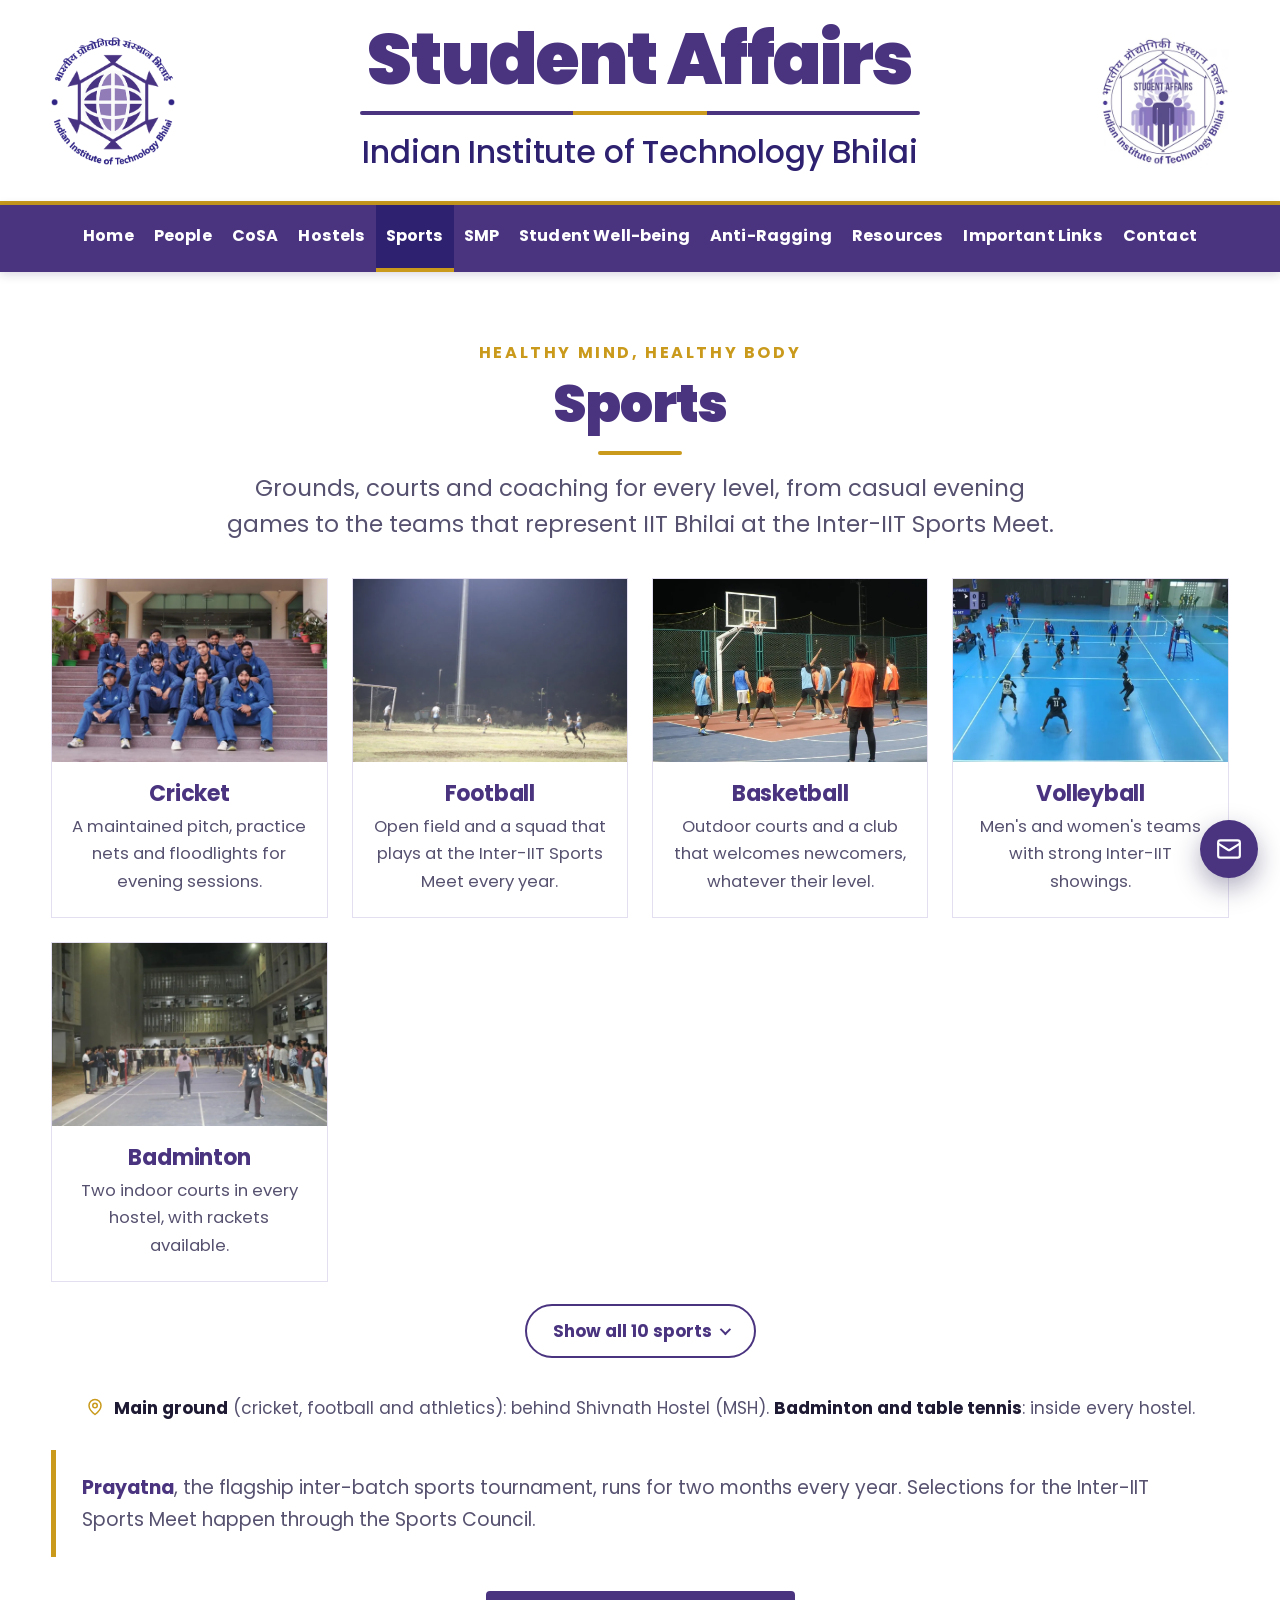
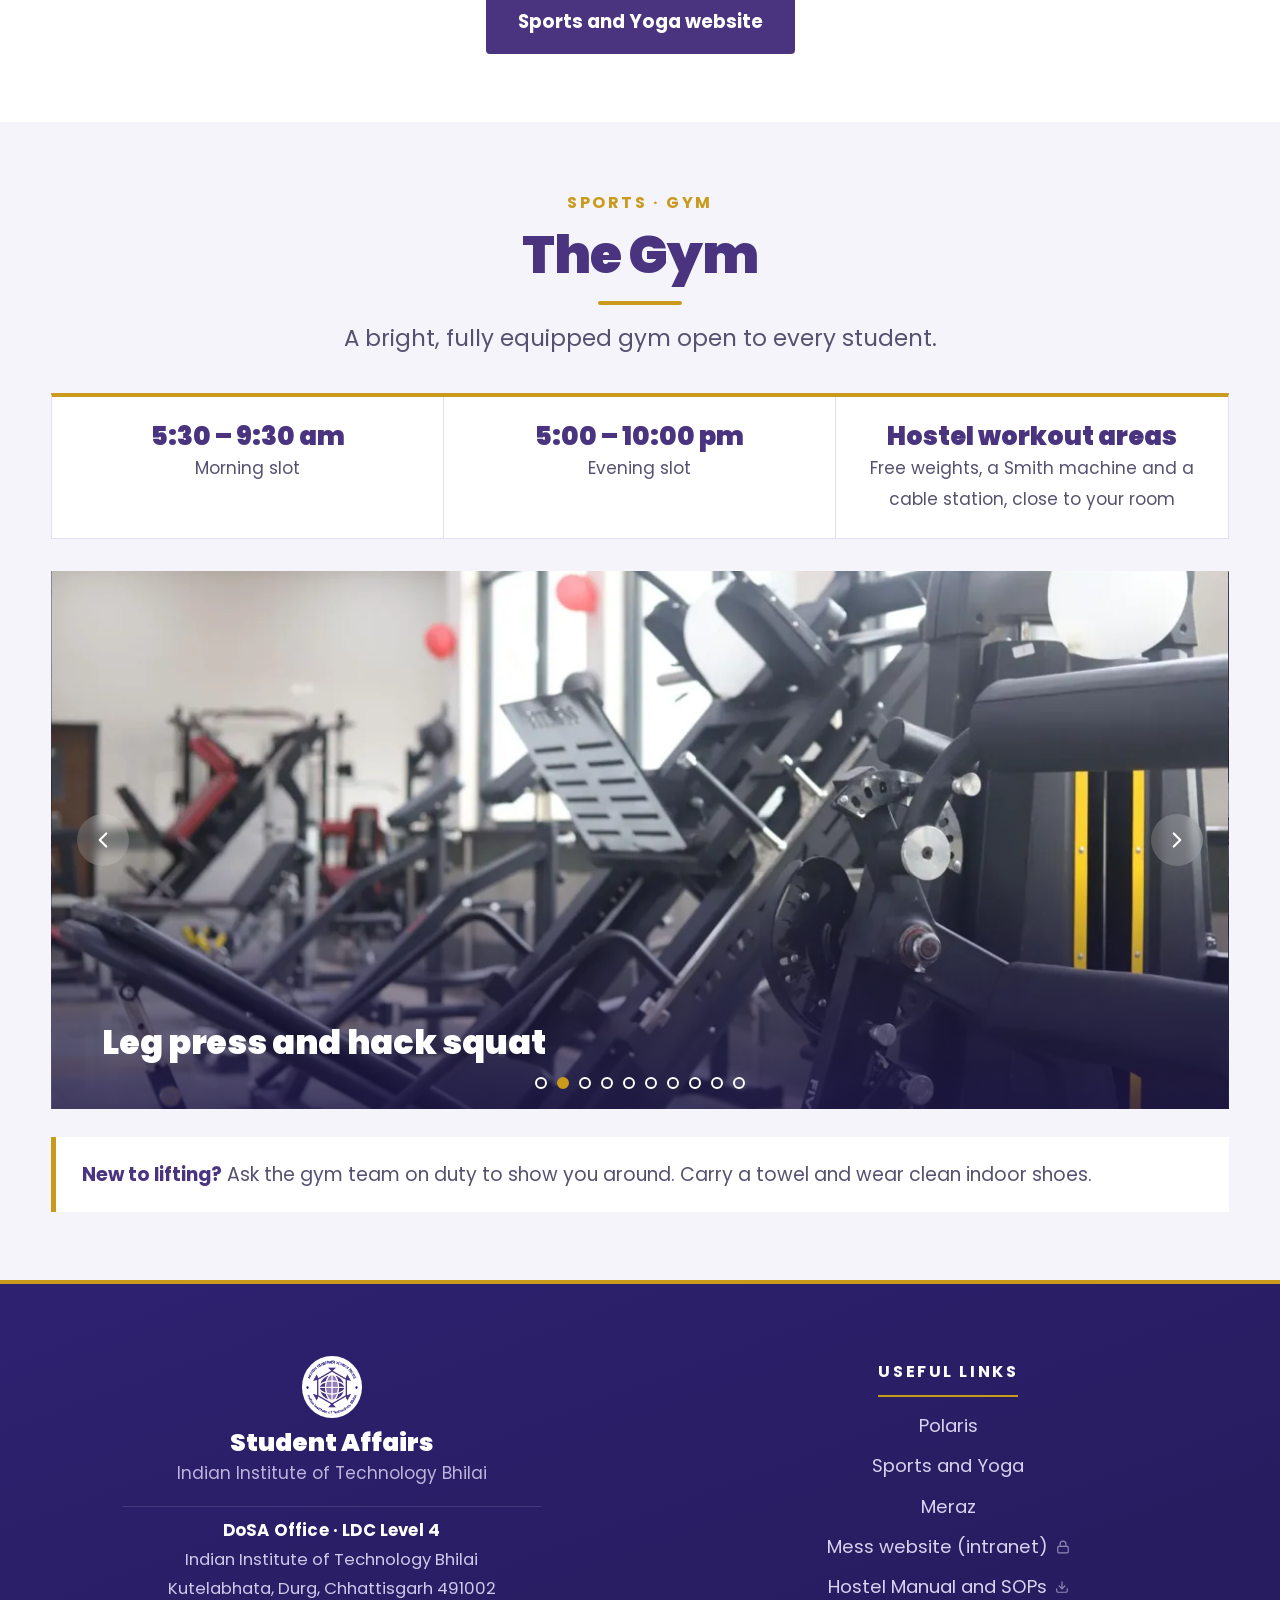
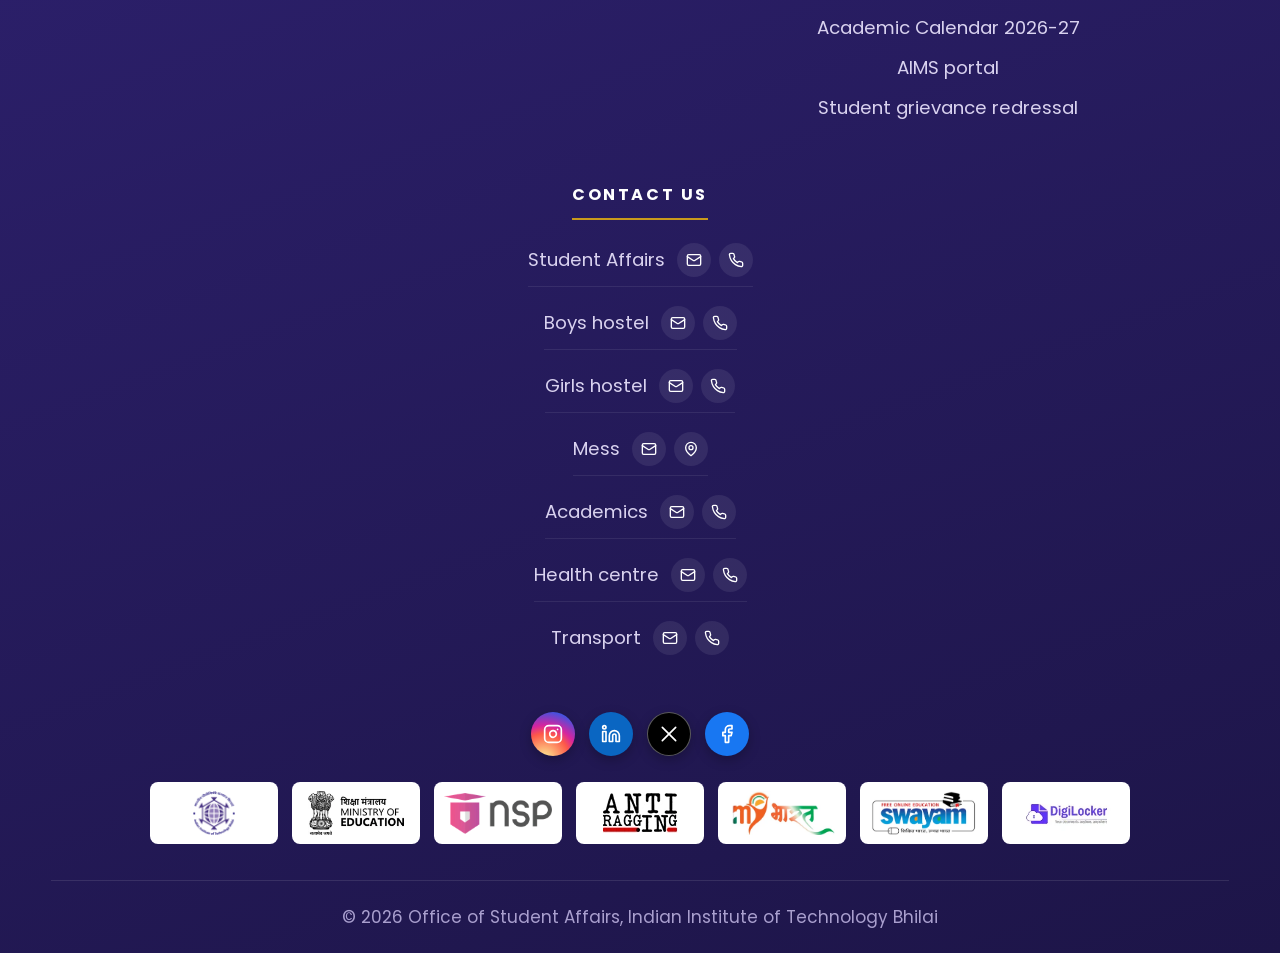
<file: sports.html>
<!DOCTYPE html>
<html lang="en">
<head>
<meta charset="utf-8">
<meta name="viewport" content="width=device-width, initial-scale=1, viewport-fit=cover">
<meta name="color-scheme" content="light">
<meta name="description" content="Sports, grounds and the institute gym at IIT Bhilai.">
<title>Sports and Gym | Student Affairs, IIT Bhilai</title>
<link rel="icon" type="image/png" href="assets/img/logo/iit-bhilai-logo.png">
<link rel="preconnect" href="https://fonts.googleapis.com">
<link rel="preconnect" href="https://fonts.gstatic.com" crossorigin>
<link href="https://fonts.googleapis.com/css2?family=Poppins:wght@400;500;600;700;800;900&display=swap" rel="stylesheet">
<link rel="stylesheet" href="assets/css/style.css">
</head>
<body>
<span id="top"></span>

<svg width="0" height="0" style="position:absolute" aria-hidden="true">
  <symbol id="i-mail" viewBox="0 0 24 24"><rect width="20" height="16" x="2" y="4" rx="2"/><path d="m22 7-8.97 5.7a1.94 1.94 0 0 1-2.06 0L2 7"/></symbol>
  <symbol id="i-phone" viewBox="0 0 24 24"><path d="M22 16.92v3a2 2 0 0 1-2.18 2 19.79 19.79 0 0 1-8.63-3.07 19.5 19.5 0 0 1-6-6 19.79 19.79 0 0 1-3.07-8.67A2 2 0 0 1 4.11 2h3a2 2 0 0 1 2 1.72 12.84 12.84 0 0 0 .7 2.81 2 2 0 0 1-.45 2.11L8.09 9.91a16 16 0 0 0 6 6l1.27-1.27a2 2 0 0 1 2.11-.45 12.84 12.84 0 0 0 2.81.7A2 2 0 0 1 22 16.92z"/></symbol>
  <symbol id="i-ext" viewBox="0 0 24 24"><path d="M15 3h6v6"/><path d="M10 14 21 3"/><path d="M18 13v6a2 2 0 0 1-2 2H5a2 2 0 0 1-2-2V8a2 2 0 0 1 2-2h6"/></symbol>
  <symbol id="i-down" viewBox="0 0 24 24"><path d="m6 9 6 6 6-6"/></symbol>
  <symbol id="i-left" viewBox="0 0 24 24"><path d="m15 18-6-6 6-6"/></symbol>
  <symbol id="i-right" viewBox="0 0 24 24"><path d="m9 18 6-6-6-6"/></symbol>
  <symbol id="i-x" viewBox="0 0 24 24"><path d="M18 6 6 18M6 6l12 12"/></symbol>
  <symbol id="i-file" viewBox="0 0 24 24"><path d="M21 15v4a2 2 0 0 1-2 2H5a2 2 0 0 1-2-2v-4"/><path d="m7 10 5 5 5-5"/><path d="M12 15V3"/></symbol>
  <symbol id="i-insta" viewBox="0 0 24 24"><rect width="20" height="20" x="2" y="2" rx="5"/><path d="M16 11.37A4 4 0 1 1 12.63 8 4 4 0 0 1 16 11.37z"/><path d="M17.5 6.5h.01"/></symbol>
  <symbol id="i-linkedin" viewBox="0 0 24 24"><path d="M16 8a6 6 0 0 1 6 6v7h-4v-7a2 2 0 0 0-4 0v7h-4v-7a6 6 0 0 1 6-6z"/><rect width="4" height="12" x="2" y="9"/><circle cx="4" cy="4" r="2"/></symbol>
  <symbol id="i-fb" viewBox="0 0 24 24"><path d="M18 2h-3a5 5 0 0 0-5 5v3H7v4h3v8h4v-8h3l1-4h-4V7a1 1 0 0 1 1-1h3z"/></symbol>
  <symbol id="i-xlogo" viewBox="0 0 24 24"><path d="M4 4l16 16M20 4 4 20"/></symbol>
  <symbol id="i-yt" viewBox="0 0 24 24"><path d="M2.5 17a24.12 24.12 0 0 1 0-10 2 2 0 0 1 1.4-1.4 49.56 49.56 0 0 1 16.2 0A2 2 0 0 1 21.5 7a24.12 24.12 0 0 1 0 10 2 2 0 0 1-1.4 1.4 49.55 49.55 0 0 1-16.2 0A2 2 0 0 1 2.5 17"/><path d="m10 15 5-3-5-3z"/></symbol>
  <symbol id="i-pin" viewBox="0 0 24 24"><path d="M20 10c0 6-8 12-8 12s-8-6-8-12a8 8 0 0 1 16 0Z"/><circle cx="12" cy="10" r="3"/></symbol>
  <symbol id="i-lock" viewBox="0 0 24 24"><rect width="18" height="11" x="3" y="11" rx="2"/><path d="M7 11V7a5 5 0 0 1 10 0v4"/></symbol>
  <symbol id="i-web" viewBox="0 0 24 24"><circle cx="12" cy="12" r="10"/><path d="M12 2a14.5 14.5 0 0 0 0 20 14.5 14.5 0 0 0 0-20M2 12h20"/></symbol>
</svg>

<header class="masthead">
  <div class="wrap">
    <a class="logo-main" href="index.html"><img src="assets/img/logo/iit-bhilai-logo.png" alt="Indian Institute of Technology Bhilai logo" width="124" height="128"></a>
    <div class="titleblock">
      <h1>Student Affairs</h1>
      <div class="rule" role="presentation"></div>
      <p>Indian Institute of Technology Bhilai</p>
    </div>
    <div class="logo-2"><img src="assets/img/logo/student-affairs-logo.webp" alt="Student Affairs, IIT Bhilai logo" width="128" height="128"></div>
  </div>
</header>

<nav class="nav" aria-label="Main">
  <div class="wrap">
    <button class="nav-toggle" id="navToggle" aria-expanded="false" aria-controls="menu"><span class="bars"></span>Menu</button>
    <ul class="menu" id="menu">
      <li><a href="index.html">Home</a></li>
      <li><a href="people.html">People</a></li>
      <li class="has-sub"><a href="cosa.html">CoSA <svg class="ico caret"><use href="#i-down"/></svg></a>
        <ul class="sub">
          <li><a href="cosa.html#cosa">Council of Student Affairs<small>Council and major events</small></a></li>
          <li><a href="cosa.html#meraz">Meraz<small>The annual techno-cultural fest</small></a></li>
          <li><a href="cosa.html#clubs">Clubs<small>Cultural, sci-tech and societies</small></a></li>
        </ul>
      </li>
      <li><a href="hostels.html">Hostels</a></li>
      <li class="has-sub"><a href="sports.html" class="active">Sports <svg class="ico caret"><use href="#i-down"/></svg></a>
        <ul class="sub">
          <li><a href="sports.html#sports">Sports and grounds<small>Clubs, courts and Prayatna</small></a></li>
          <li><a href="sports.html#gym">Gym<small>Timings and photos</small></a></li>
          <li><a href="https://sportsandyoga.iitbhilai.ac.in/index.html" target="_blank" rel="noopener">Sports and Yoga site<small>Events, Prayatna and contact</small></a></li>
        </ul>
      </li>
      <li><a href="smp.html">SMP</a></li>
      <li><a href="wellness.html">Student Well-being</a></li>
      <li><a href="anti-ragging.html">Anti-Ragging</a></li>
      <li><a href="resources.html">Resources</a></li>
      <li class="has-sub"><a href="important-links.html">Important Links <svg class="ico caret"><use href="#i-down"/></svg></a>
        <ul class="sub">
          <li><a href="https://polaris.iitbhilai.ac.in/" target="_blank" rel="noopener">Polaris </a></li>
          <li><a href="https://aimsportal.iitbhilai.ac.in/iitbhAims/" target="_blank" rel="noopener">AIMS portal </a></li>
          <li><a href="https://mess.iitbhilai.ac.in/" target="_blank" rel="noopener">Mess website<small>Campus network only</small></a></li>
          <li><a href="https://meraz.iitbhilai.ac.in/" target="_blank" rel="noopener">Meraz </a></li>
          <li><a href="https://www.iitbhilai.ac.in/index.php?pid=placement" target="_blank" rel="noopener">CCPS </a></li>
          <li><a href="https://sac.iitbhilai.ac.in/" target="_blank" rel="noopener">Alumni </a></li>
          <li><a href="important-links.html#portals">Government portals<small>Scholarships, helplines, learning</small></a></li>
        </ul>
      </li>
      <li><a href="contact.html">Contact</a></li>
    </ul>
  </div>
</nav>

<main>

<section id="sports">
  <div class="wrap">
    <div class="head">
      <span class="eyebrow">Healthy mind, healthy body</span>
      <h2>Sports</h2>
      <p class="lead">Grounds, courts and coaching for every level, from casual evening games to the teams that represent IIT Bhilai at the Inter-IIT Sports Meet.</p>
    </div>
    <div class="sports swipe" data-limit="5" data-noun="sports" data-no-collapse>
      <article class="sport"><img src="assets/img/sports/cricket.webp" alt="Cricket match on the institute ground" loading="lazy"><div><h3>Cricket</h3><p>A maintained pitch, practice nets and floodlights for evening sessions.</p></div></article>
      <article class="sport"><img src="assets/img/sports/football.webp" alt="Football team on the field" loading="lazy"><div><h3>Football</h3><p>Open field and a squad that plays at the Inter-IIT Sports Meet every year.</p></div></article>
      <article class="sport"><img src="assets/img/sports/basketball.webp" alt="Basketball game on the outdoor court" loading="lazy"><div><h3>Basketball</h3><p>Outdoor courts and a club that welcomes newcomers, whatever their level.</p></div></article>
      <article class="sport"><img src="assets/img/sports/volleyball.webp" alt="Volleyball players at the net" loading="lazy"><div><h3>Volleyball</h3><p>Men's and women's teams with strong Inter-IIT showings.</p></div></article>
      <article class="sport"><img src="assets/img/sports/badminton.webp" alt="Badminton on an indoor court" loading="lazy"><div><h3>Badminton</h3><p>Two indoor courts in every hostel, with rackets available.</p></div></article>
      <article class="sport"><img src="assets/img/sports/table-tennis.webp" alt="Table tennis rally" loading="lazy"><div><h3>Table tennis</h3><p>Fast, focused and strategic, with tables in the hostels.</p></div></article>
      <article class="sport"><img src="assets/img/sports/athletics.webp" alt="Athletes on the track" loading="lazy"><div><h3>Athletics</h3><p>Track and field training on the main ground, the venue for Inter-IIT preparation and Prayatna.</p></div></article>
      <article class="sport"><img src="assets/img/sports/chess.webp" alt="Students playing chess" loading="lazy"><div><h3>Chess</h3><p>Regular tournaments and casual games for players of every rating.</p></div></article>
      <article class="sport"><img src="assets/img/sports/yoga.webp" alt="Group yoga session" loading="lazy"><div><h3>Yoga</h3><p>Sessions to build strength and flexibility, and to unwind from academic stress.</p></div></article>
      <article class="sport"><img src="assets/img/sports/recreational.webp" alt="Students playing kabaddi" loading="lazy"><div><h3>Recreational sports</h3><p>Kabaddi, kho kho, dodgeball, frisbee, carrom and more, just for fun.</p></div></article>
    </div>
    <p class="loc center"><svg class="ico"><use href="#i-pin"/></svg><span><b>Main ground</b> (cricket, football and athletics): behind Shivnath Hostel (MSH). <b>Badminton and table tennis</b>: inside every hostel.</span></p>
    <p class="note"><strong>Prayatna</strong>, the flagship inter-batch sports tournament, runs for two months every year. Selections for the Inter-IIT Sports Meet happen through the Sports Council.</p>
    <div class="btns">
      <a class="btn primary" href="https://sportsandyoga.iitbhilai.ac.in/index.html" target="_blank" rel="noopener">Sports and Yoga website </a>
      <!-- <a class="btn ghost" href="https://sportsandyoga.iitbhilai.ac.in/index.html#contact-us" target="_blank" rel="noopener">Contact the sports office </a> -->
    </div>
  </div>
</section>

<section id="gym" class="tint">
  <div class="wrap">
    <div class="head">
      <span class="eyebrow">Sports · Gym</span>
      <h2>The Gym</h2>
      <p class="lead">A bright, fully equipped gym open to every student.</p>
    </div>
    <div class="gym-facts">
      <div><strong>5:30 – 9:30 am</strong><span>Morning slot</span></div>
      <div><strong>5:00 – 10:00 pm</strong><span>Evening slot</span></div>
      <div><strong>Hostel workout areas</strong><span>Free weights, a Smith machine and a cable station, close to your room</span></div>
    </div>
    <div class="slider gym-slider" data-gallery="gym" data-slider data-autoplay aria-roledescription="carousel" aria-label="Inside the gym">
    <div class="track" aria-live="off">
      <figure class="slide" aria-roledescription="slide" aria-label="1 of 10">
        <img src="assets/img/gym/gm8.webp" alt="Main gym floor with racks, machines and dumbbells">
        <figcaption><strong>The main floor</strong></figcaption>
      </figure>
      <figure class="slide" aria-roledescription="slide" aria-label="2 of 10">
        <img src="assets/img/gym/gym-2.webp" alt="Leg press and hack squat machines" loading="lazy">
        <figcaption><strong>Leg press and hack squat</strong></figcaption>
      </figure>
      <figure class="slide" aria-roledescription="slide" aria-label="3 of 10">
        <img src="assets/img/gym/gm1.webp" alt="Leg extension and leg curl machine" loading="lazy">
        <figcaption><strong>Leg extension and leg curl</strong></figcaption>
      </figure>
      <figure class="slide" aria-roledescription="slide" aria-label="4 of 10">
        <img src="assets/img/gym/gm4.webp" alt="Cable station with adjustable pulleys" loading="lazy">
        <figcaption><strong>Cable station</strong></figcaption>
      </figure>
      <figure class="slide" aria-roledescription="slide" aria-label="5 of 10">
        <img src="assets/img/gym/gm6.webp" alt="Plate-loaded press machine" loading="lazy">
        <figcaption><strong>Plate-loaded press</strong></figcaption>
      </figure>
      <figure class="slide" aria-roledescription="slide" aria-label="6 of 10">
        <img src="assets/img/gym/gym-1.webp" alt="Racks and benches lined up" loading="lazy">
        <figcaption><strong>Racks and benches</strong></figcaption>
      </figure>
      <figure class="slide" aria-roledescription="slide" aria-label="7 of 10">
        <img src="assets/img/gym/gm2.webp" alt="Rack of hex dumbbells" loading="lazy">
        <figcaption><strong>Dumbbell rack</strong></figcaption>
      </figure>
      <figure class="slide" aria-roledescription="slide" aria-label="8 of 10">
        <img src="assets/img/gym/gm5.webp" alt="Adjustable bench with barbells" loading="lazy">
        <figcaption><strong>Adjustable bench and barbells</strong></figcaption>
      </figure>
      <figure class="slide" aria-roledescription="slide" aria-label="9 of 10">
        <img src="assets/img/gym/gm3.webp" alt="Weight plates on a plate tree" loading="lazy">
        <figcaption><strong>Weight plates</strong></figcaption>
      </figure>
      <figure class="slide" aria-roledescription="slide" aria-label="10 of 10">
        <img src="assets/img/gym/gm7.webp" alt="Open floor with mats and free weights" loading="lazy">
        <figcaption><strong>Free-weight zone</strong></figcaption>
      </figure>
    </div>
    <button class="sl-btn prev" aria-label="Previous photo"><svg class="ico"><use href="#i-left"/></svg></button>
    <button class="sl-btn next" aria-label="Next photo"><svg class="ico"><use href="#i-right"/></svg></button>
    <div class="dots" role="group" aria-label="Choose photo"></div>
  </div>
    <p class="note"><strong>New to lifting?</strong> Ask the gym team on duty to show you around. Carry a towel and wear clean indoor shoes.</p>
  </div>
</section>

</main>

<footer class="site-footer">
  <div class="wrap">
    <div class="f-grid">
      <div>
        <div class="f-brand"><img src="assets/img/logo/iit-bhilai-logo.png" alt="" width="60" height="62"><div><strong>Student Affairs</strong><span>Indian Institute of Technology Bhilai</span></div></div>
        <address class="f-address">
  <span><b>DoSA Office · LDC Level 4</b></span>
  <span>Indian Institute of Technology Bhilai</span>
  <span>Kutelabhata, Durg, Chhattisgarh 491002</span>
</address>
      </div>
      <div>
        <p class="f-title">Useful links</p>
        <ul class="f-list">
          <li><a href="https://polaris.iitbhilai.ac.in/" target="_blank" rel="noopener">Polaris </a></li>
          <li><a href="https://sportsandyoga.iitbhilai.ac.in/index.html" target="_blank" rel="noopener">Sports and Yoga </a></li>
          <li><a href="https://meraz.iitbhilai.ac.in/" target="_blank" rel="noopener">Meraz </a></li>
          <li><a href="https://mess.iitbhilai.ac.in/" target="_blank" rel="noopener">Mess website (intranet) <svg class="ico"><use href="#i-lock"/></svg></a></li>
          <li><a href="assets/docs/Hostel%20Manual%20_Updated(new).pdf" target="_blank" rel="noopener">Hostel Manual and SOPs <svg class="ico"><use href="#i-file"/></svg></a></li>
          <li><a href="assets/docs/Academic-Calendar-2026-27-Winter.pdf" target="_blank" rel="noopener">Academic Calendar 2026-27 </a></li>
          <li><a href="https://aimsportal.iitbhilai.ac.in/iitbhAims/" target="_blank" rel="noopener">AIMS portal </a></li>
          <li><a href="https://www.iitbhilai.ac.in/index.php?pid=student_grievance" target="_blank" rel="noopener">Student grievance redressal </a></li>
          </ul>
      </div>
      <div>
        <p class="f-title">Contact us</p>
        <ul class="f-list f-contacts">
          <li><span>Student Affairs</span><span class="acts"><a href="mailto:studentaffairs@iitbhilai.ac.in" aria-label="Email Student Affairs"><svg class="ico"><use href="#i-mail"/></svg></a><a href="tel:07882991608" aria-label="Call Student Affairs"><svg class="ico"><use href="#i-phone"/></svg></a></span></li>
          <li><span>Boys hostel</span><span class="acts"><a href="mailto:hostel_gopad@iitbhilai.ac.in" aria-label="Email boys hostel"><svg class="ico"><use href="#i-mail"/></svg></a><a href="tel:+919424283715" aria-label="Call boys hostel"><svg class="ico"><use href="#i-phone"/></svg></a></span></li>
          <li><span>Girls hostel</span><span class="acts"><a href="mailto:hostel_indravati@iitbhilai.ac.in" aria-label="Email girls hostel"><svg class="ico"><use href="#i-mail"/></svg></a><a href="tel:+919406256993" aria-label="Call girls hostel"><svg class="ico"><use href="#i-phone"/></svg></a></span></li>
          <li><span>Mess</span><span class="acts"><a href="mailto:messcoordinator@iitbhilai.ac.in" aria-label="Email the mess coordinator"><svg class="ico"><use href="#i-mail"/></svg></a><a href="https://maps.app.goo.gl/VnPGnJqzifBFkQjk9" target="_blank" rel="noopener" aria-label="Mess location on Google Maps"><svg class="ico"><use href="#i-pin"/></svg></a></span></li>
          <li><span>Academics</span><span class="acts"><a href="mailto:academics@iitbhilai.ac.in" aria-label="Email academics office"><svg class="ico"><use href="#i-mail"/></svg></a><a href="tel:07882991609" aria-label="Call academics office"><svg class="ico"><use href="#i-phone"/></svg></a></span></li>
          <li><span>Health centre</span><span class="acts"><a href="mailto:healthcenter@iitbhilai.ac.in" aria-label="Email health centre"><svg class="ico"><use href="#i-mail"/></svg></a><a href="tel:+919424283691" aria-label="Call health centre"><svg class="ico"><use href="#i-phone"/></svg></a></span></li>
          <li><span>Transport</span><span class="acts"><a href="mailto:traveldesk@iitbhilai.ac.in" aria-label="Email travel desk"><svg class="ico"><use href="#i-mail"/></svg></a><a href="tel:+919907940717" aria-label="Call travel desk"><svg class="ico"><use href="#i-phone"/></svg></a></span></li>
        </ul>
      </div>
    </div>
    <div class="f-social" aria-label="Social media">
      <a href="https://www.instagram.com/cosa_iitbhilai/" target="_blank" rel="noopener" class="s-insta" aria-label="CoSA on Instagram"><svg class="ico"><use href="#i-insta"/></svg></a>
      <a href="https://www.linkedin.com/school/iit-bhilai/" target="_blank" rel="noopener" class="s-linkedin" aria-label="IIT Bhilai on LinkedIn"><svg class="ico"><use href="#i-linkedin"/></svg></a>
      <a href="https://x.com/IIT_Bhilai" target="_blank" rel="noopener" class="s-x" aria-label="IIT Bhilai on X"><svg class="ico"><use href="#i-xlogo"/></svg></a>
      <a href="https://www.facebook.com/iit.bh/" target="_blank" rel="noopener" class="s-fb" aria-label="IIT Bhilai on Facebook"><svg class="ico"><use href="#i-fb"/></svg></a>
      <!-- <a href="https://youtube.com/@smp_iit_bhilai" target="_blank" rel="noopener" class="s-yt" aria-label="SMP IIT Bhilai on YouTube"><svg class="ico"><use href="#i-yt"/></svg></a> -->
    </div>
    <div class="f-logos" aria-label="Useful websites">
      <a href="https://www.iitbhilai.ac.in/" target="_blank" rel="noopener" title="IIT Bhilai"><img src="assets/img/logo/iit-bhilai-logo.png" alt="IIT Bhilai" loading="lazy"></a>
      <a href="https://www.education.gov.in/" target="_blank" rel="noopener" title="Ministry of Education"><img src="assets/img/footer/moe.webp" alt="Ministry of Education" loading="lazy"></a>
      <a href="https://scholarships.gov.in/" target="_blank" rel="noopener" title="National Scholarship Portal"><img src="assets/img/footer/nsp.webp" alt="National Scholarship Portal" loading="lazy"></a>
      <a href="https://www.antiragging.in/" target="_blank" rel="noopener" title="National Anti-Ragging Portal"><img src="assets/img/footer/antiragging.webp" alt="National Anti-Ragging Portal" loading="lazy"></a>
      <a href="https://mybharat.gov.in/" target="_blank" rel="noopener" title="MY Bharat"><img src="assets/img/footer/mybharat.webp" alt="MY Bharat" loading="lazy"></a>
      <a href="https://swayam.gov.in/" target="_blank" rel="noopener" title="SWAYAM"><img src="assets/img/footer/swayam.webp" alt="SWAYAM" loading="lazy"></a>
      <a href="https://www.digilocker.gov.in/" target="_blank" rel="noopener" title="DigiLocker"><img src="assets/img/footer/digilocker.webp" alt="DigiLocker" loading="lazy"></a>
    </div>
    <div class="f-bottom">
      <span>&copy; 2026 Office of Student Affairs, Indian Institute of Technology Bhilai</span>
    </div>
  </div>
</footer>

<dialog class="lightbox" id="lightbox" aria-label="Photo viewer">
  <button class="lb-btn lb-close" id="lbClose" aria-label="Close"><svg class="ico"><use href="#i-x"/></svg></button>
  <button class="lb-btn lb-prev" id="lbPrev" aria-label="Previous photo"><svg class="ico"><use href="#i-left"/></svg></button>
  <button class="lb-btn lb-next" id="lbNext" aria-label="Next photo"><svg class="ico"><use href="#i-right"/></svg></button>
  <figure><div><img id="lbImg" alt=""><figcaption id="lbCap"></figcaption></div></figure>
</dialog>

<a class="fab-contact" href="contact.html" aria-label="Contact the Student Affairs office"><svg class="ico"><use href="#i-mail"/></svg></a>
<script src="assets/js/main.js?v=3"></script>
</body>
</html>
</file>
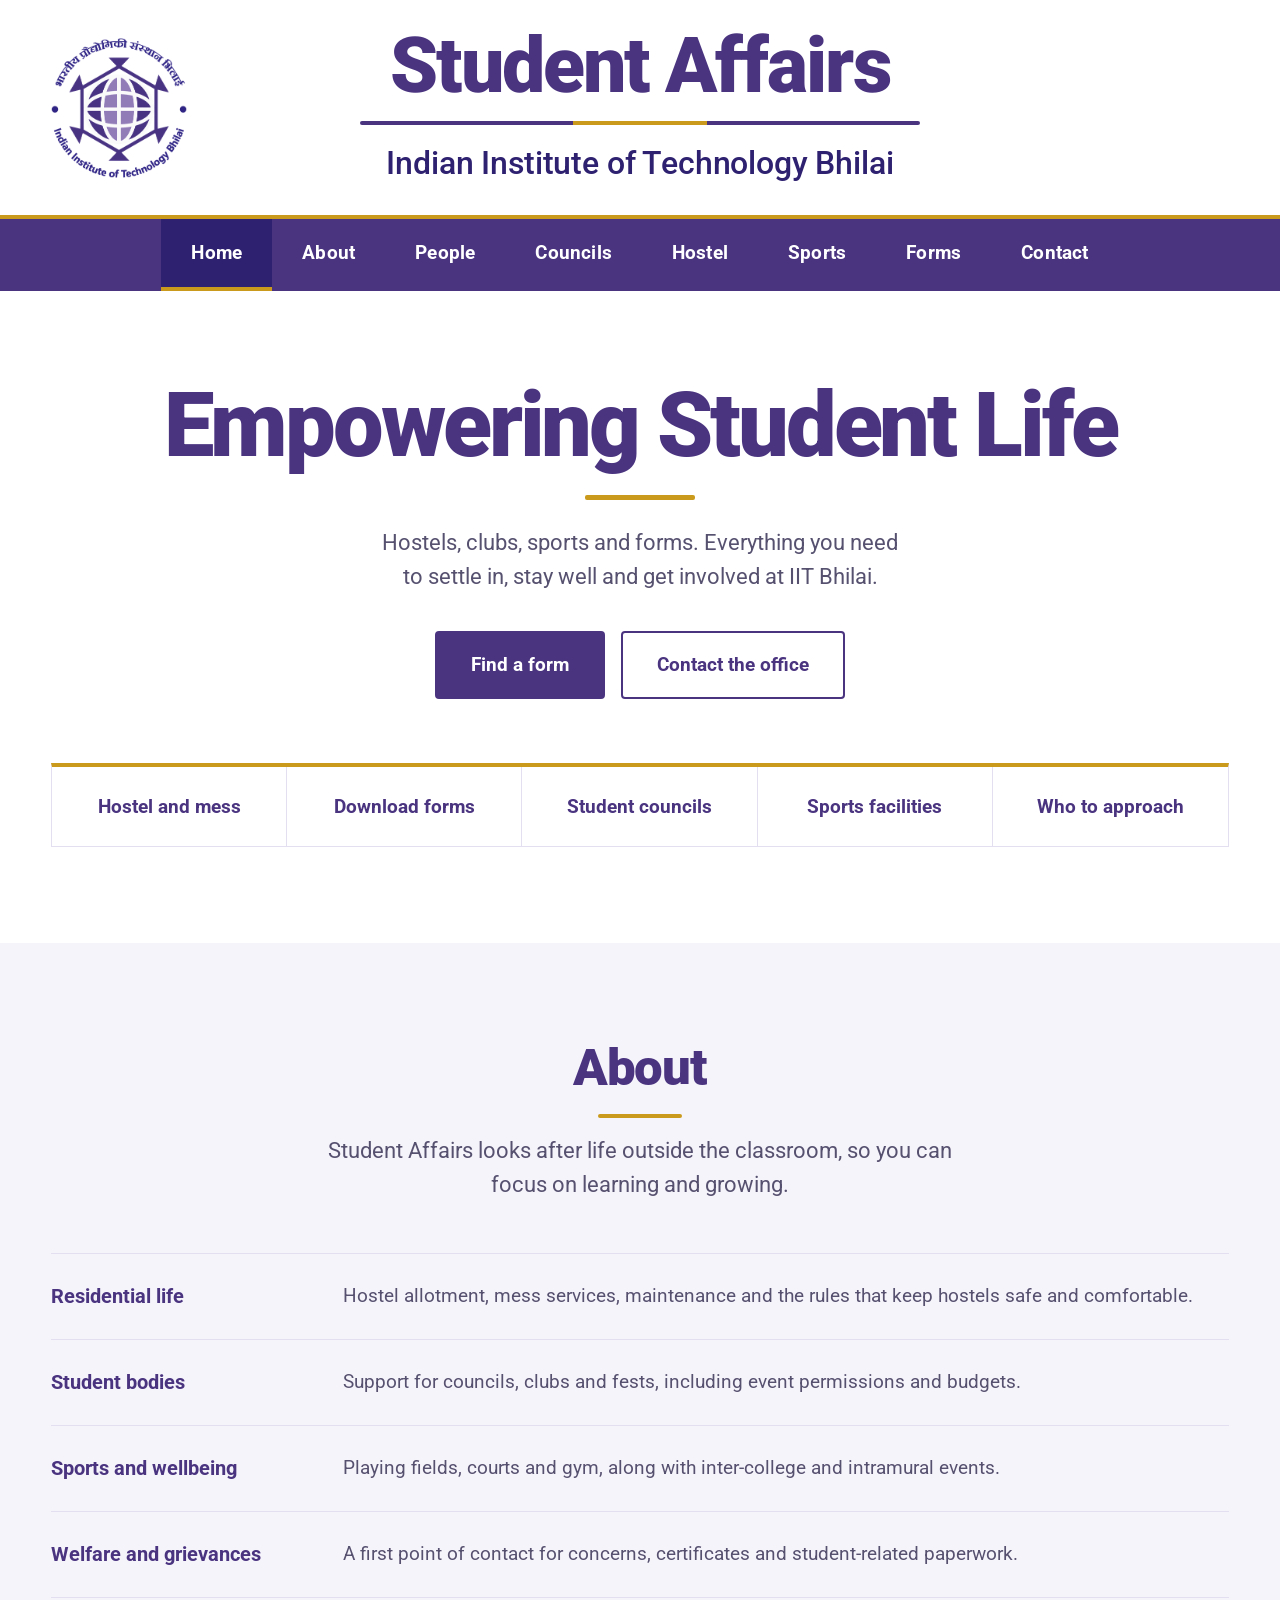
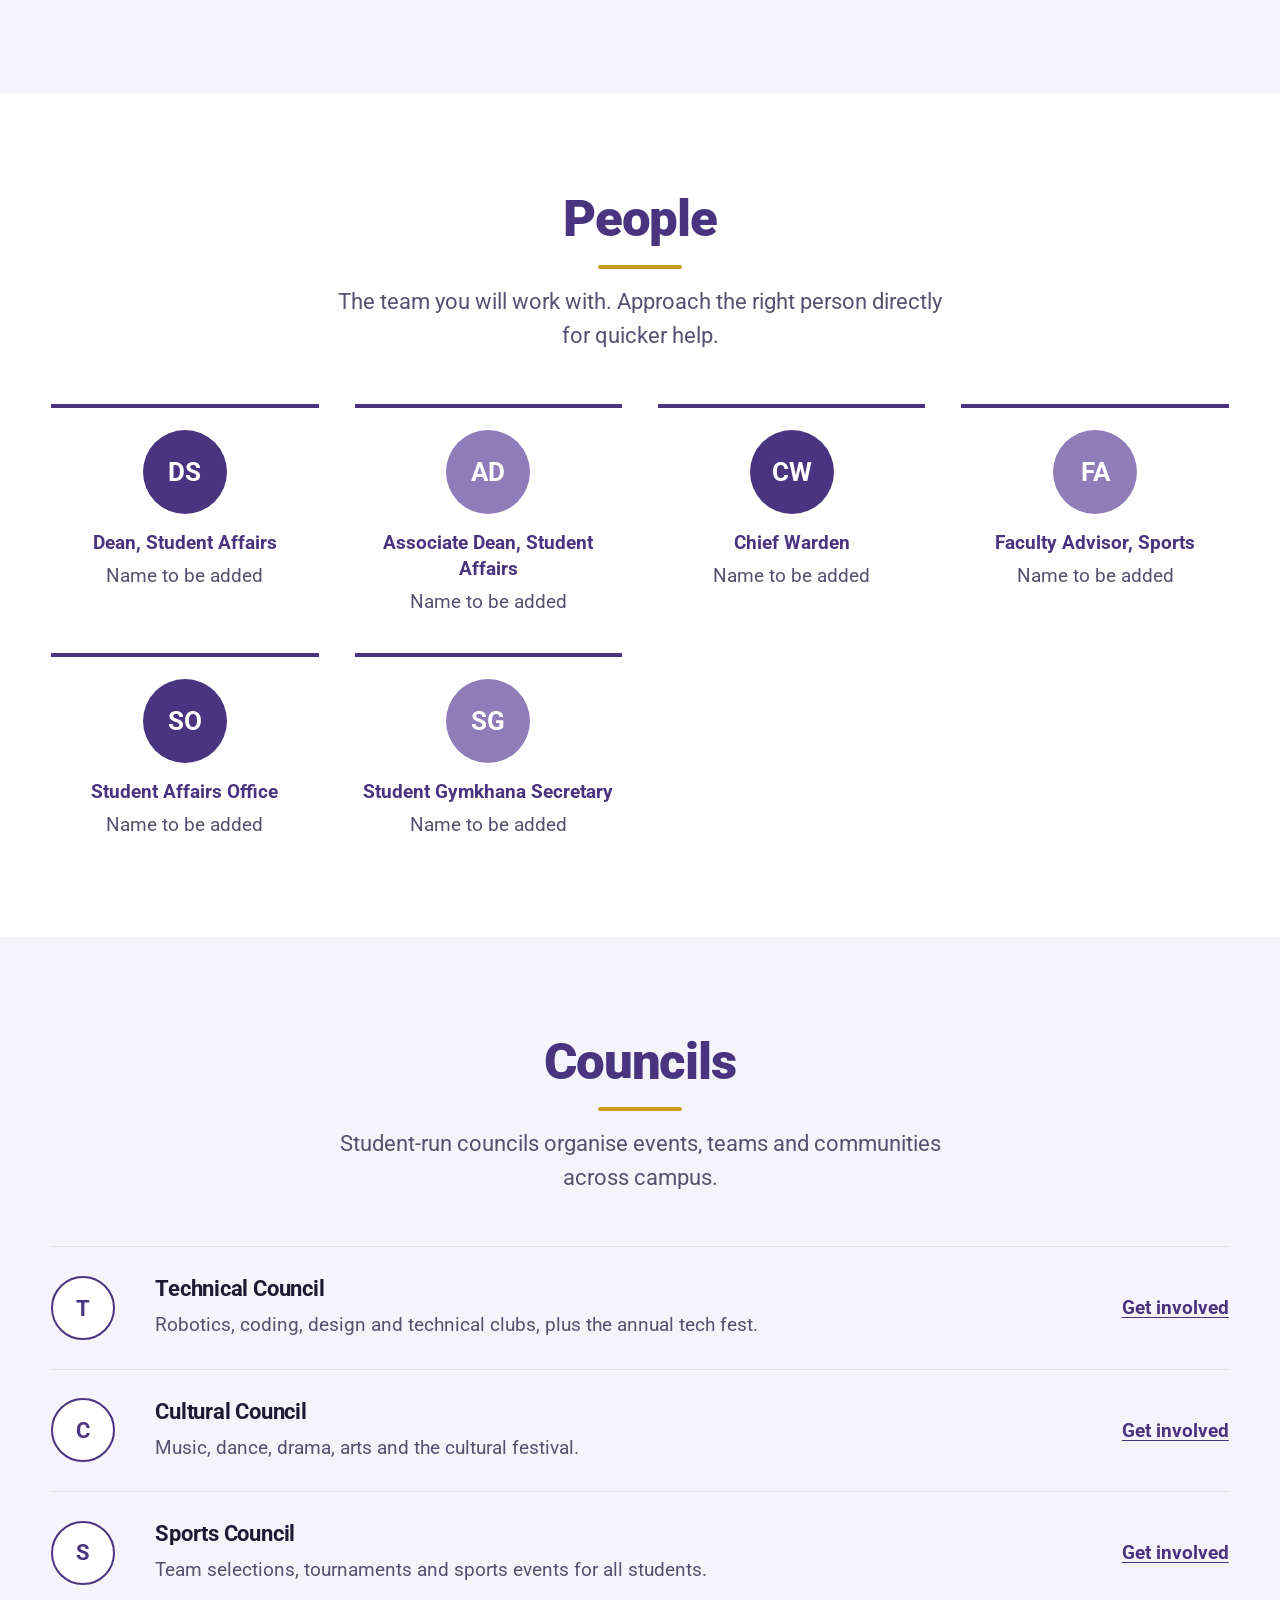
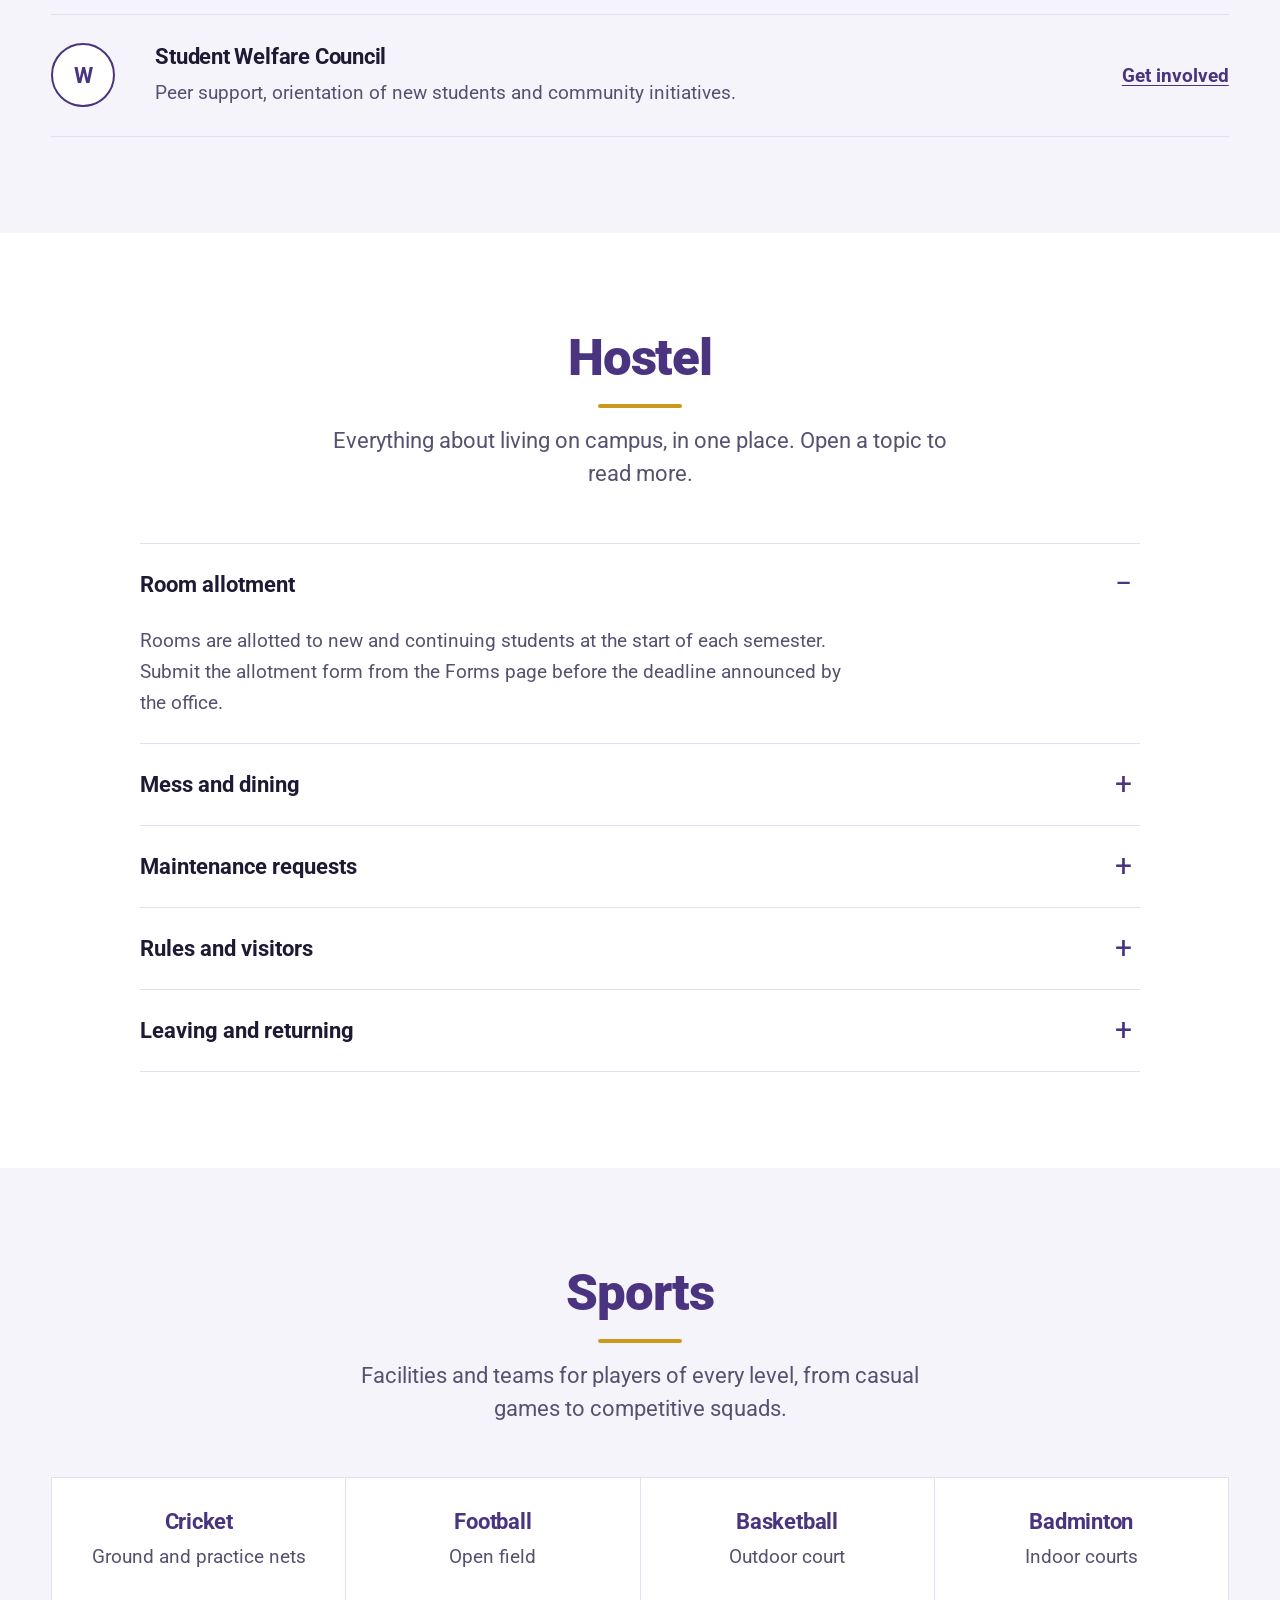
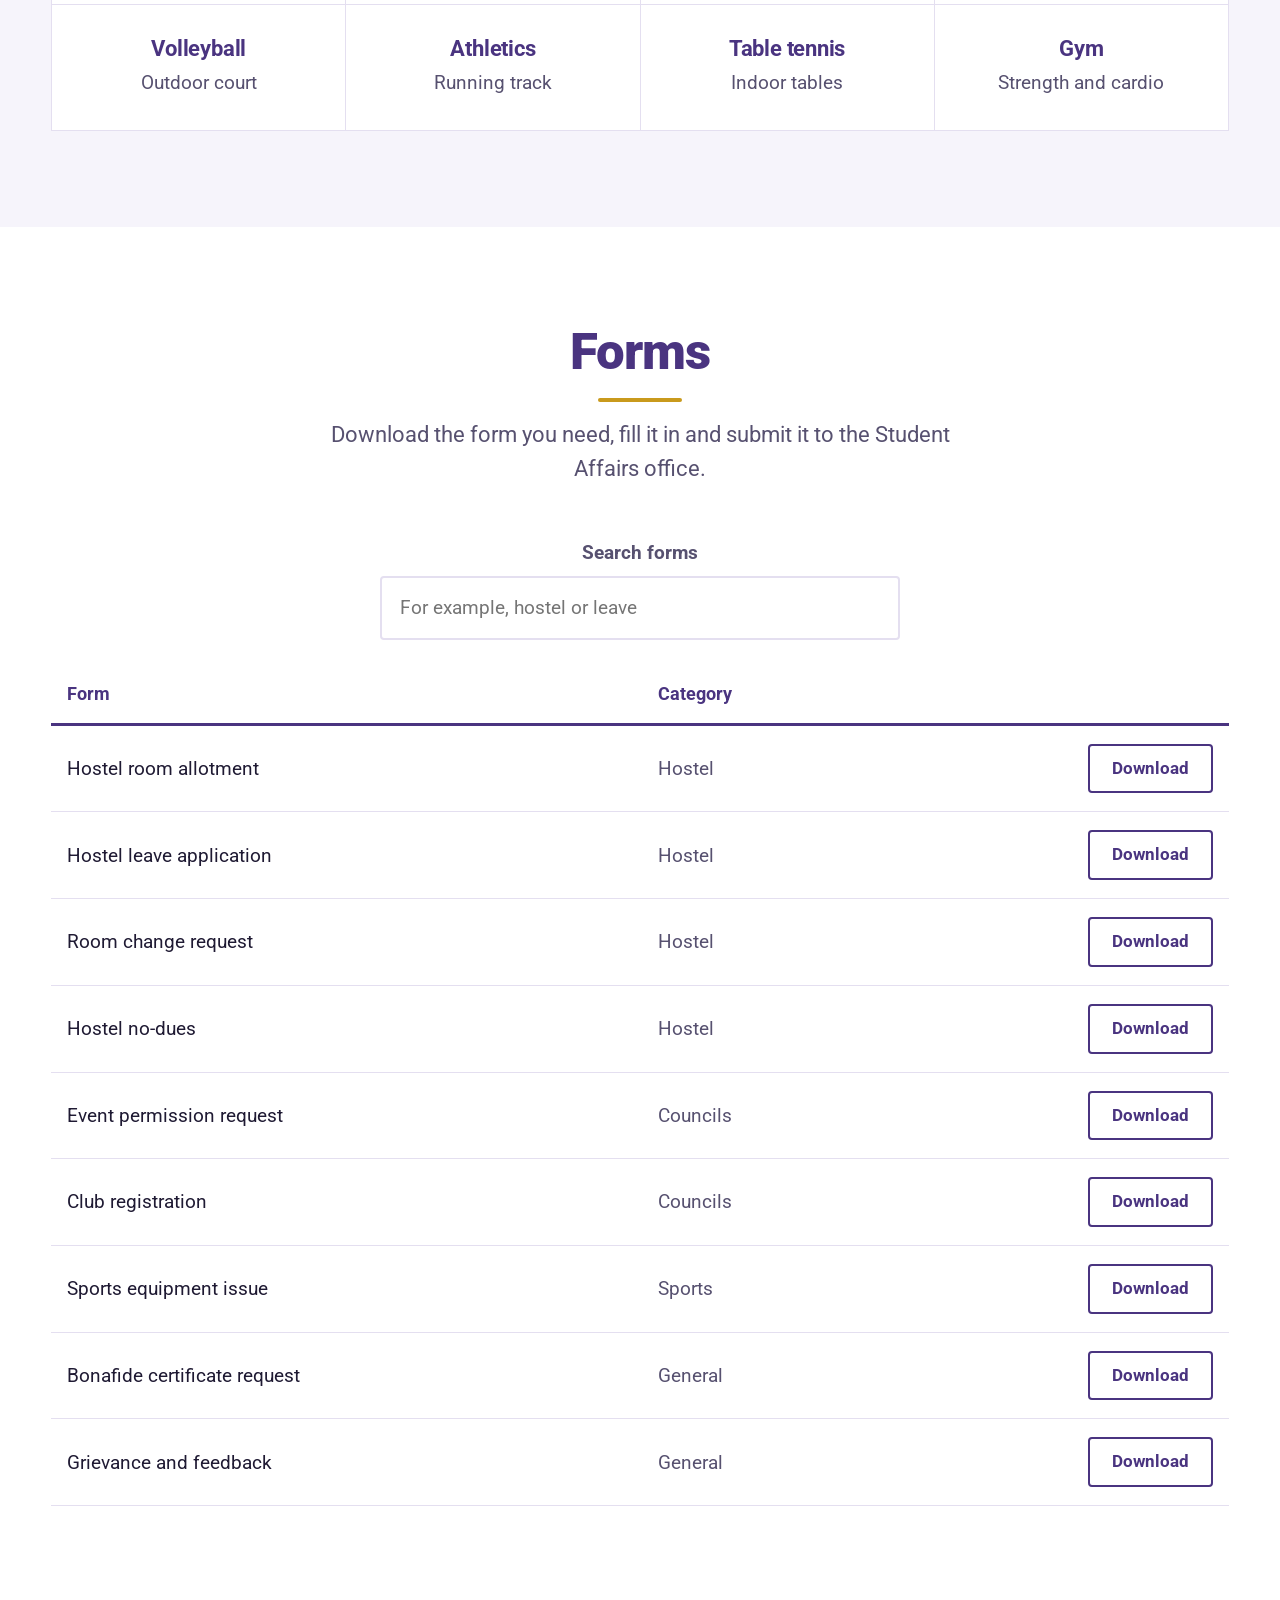
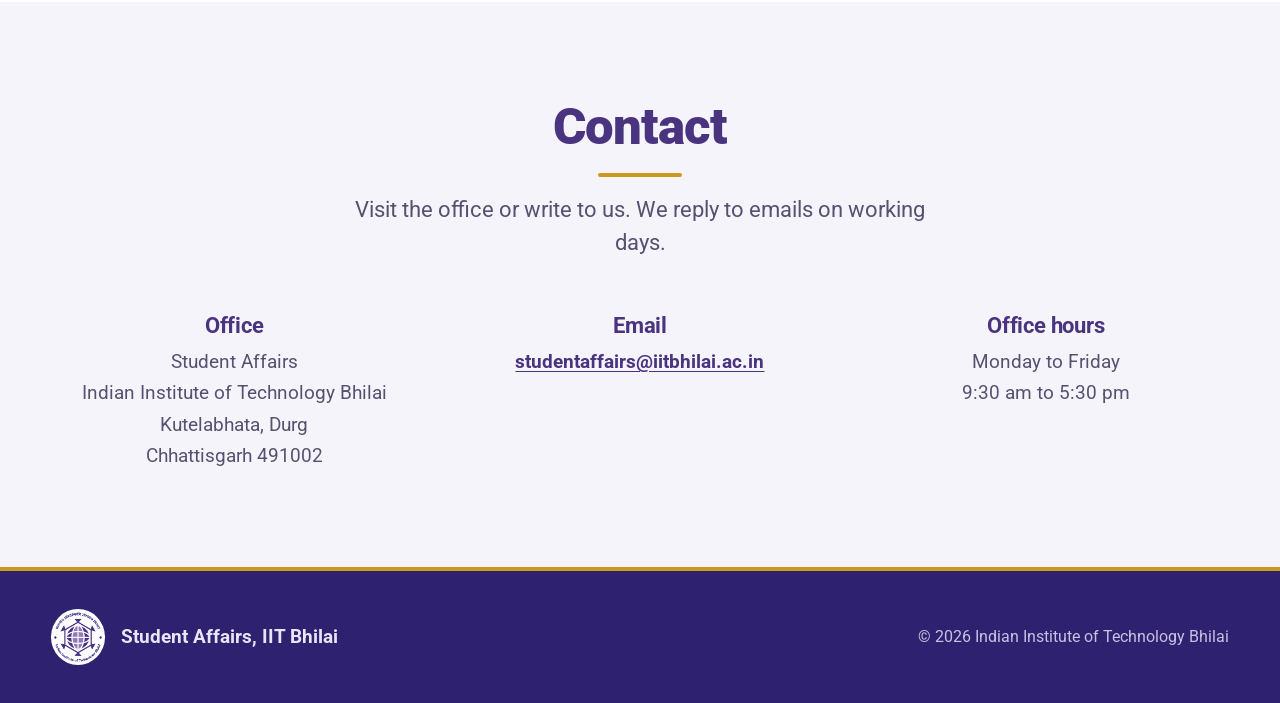
<file: student-affairs-iit-bhilai.html>
<!DOCTYPE html>
<html lang="en">
<head>
<meta charset="utf-8">
<meta name="viewport" content="width=device-width, initial-scale=1, viewport-fit=cover">
<meta name="color-scheme" content="light">
<title>Student Affairs | Indian Institute of Technology Bhilai</title>
<link rel="preconnect" href="https://fonts.googleapis.com">
<link rel="preconnect" href="https://fonts.gstatic.com" crossorigin>
<link href="https://fonts.googleapis.com/css2?family=Roboto:wght@400;500;700;900&display=swap" rel="stylesheet">
<style>
:root{
  --purple:#4a3480;
  --purple-deep:#2e2170;
  --lilac:#907cb8;
  --gold:#c99a1c;
  --ink:#1f1a33;
  --muted:#575170;
  --line:#e4dff0;
  --tint:#f6f4fb;
  --bg:#ffffff;
  --display:Roboto,"Helvetica Neue",Arial,sans-serif;
  --font:Roboto,"Helvetica Neue",Arial,sans-serif;
  color-scheme:light;
  box-sizing:border-box;
  padding-top:env(safe-area-inset-top,0px);
  padding-bottom:env(safe-area-inset-bottom,0px);
}
html{scroll-behavior:smooth;scroll-padding-top:calc(env(safe-area-inset-top,0px) + 70px)}
*,*::before,*::after{box-sizing:border-box}
body{margin:0;background:var(--bg);color:var(--ink);font-family:var(--font);font-size:19px;line-height:1.65;-webkit-font-smoothing:antialiased}
img{max-width:100%;display:block}
a{color:var(--purple);text-decoration-thickness:1px;text-underline-offset:3px}
a:hover{color:var(--purple-deep)}
:focus-visible{outline:3px solid var(--gold);outline-offset:2px;border-radius:2px}
.wrap{width:min(1680px,100% - 8vw);margin-inline:auto}
.narrow{max-width:1180px;margin-inline:auto}

/* Masthead */
.masthead{background:var(--bg);border-bottom:4px solid var(--gold)}
.masthead .wrap{display:grid;grid-template-columns:150px 1fr 150px;align-items:center;gap:24px;padding:26px 0}
.masthead img{width:136px;height:auto}
.titleblock{text-align:center}
.titleblock h1{margin:0;font-family:var(--display);font-size:clamp(2.6rem,6vw,4.8rem);line-height:1.05;font-weight:900;color:var(--purple);letter-spacing:-.025em}
.rule{width:min(560px,80%);height:4px;margin:14px auto 12px;border-radius:2px;background:linear-gradient(90deg,var(--purple) 0 38%,var(--gold) 38% 62%,var(--purple) 62% 100%)}
.titleblock p{margin:0;font-family:var(--display);font-size:clamp(1.2rem,2.7vw,2rem);font-weight:500;color:var(--purple-deep);letter-spacing:-.005em}

/* Nav */
.nav{position:sticky;top:env(safe-area-inset-top,0px);z-index:20;background:var(--purple)}
.nav ul{list-style:none;margin:0;padding:0;display:flex;flex-wrap:wrap;justify-content:center}
.nav a{display:block;padding:18px 30px;color:#fff;text-decoration:none;font-size:1.2rem;font-weight:700;letter-spacing:.01em;border-bottom:4px solid transparent}
.nav a:hover{background:var(--purple-deep);color:#fff}
.nav a.active{border-bottom-color:var(--gold);background:var(--purple-deep)}
.nav-toggle{display:none;background:none;border:0;color:#fff;font:inherit;font-weight:700;font-size:1.15rem;padding:16px 0;cursor:pointer;width:100%;text-align:left}
.nav-toggle .bars{display:inline-block;width:22px;height:2px;background:#fff;box-shadow:0 7px 0 #fff,0 -7px 0 #fff;margin-right:14px;vertical-align:middle}

/* Sections */
section{padding:96px 0}
section.tint{background:var(--tint)}
.head{text-align:center;margin-bottom:52px}
h2{margin:0 0 16px;font-family:var(--display);font-size:clamp(2.2rem,4.4vw,3.2rem);line-height:1.15;color:var(--purple);font-weight:900;letter-spacing:-.02em;text-align:center}
h2::after{content:"";display:block;width:84px;height:4px;margin:16px auto 0;border-radius:2px;background:var(--gold)}
h3{margin:0 0 6px;font-family:var(--display);font-size:1.35rem;line-height:1.3;color:var(--ink);font-weight:700;letter-spacing:-.01em}
.lead{font-size:1.35rem;line-height:1.55;color:var(--muted);max-width:52ch;margin:0 auto;text-align:center}

/* Hero */
#home{padding:88px 0 96px;text-align:center}
#home h2{font-size:clamp(2.8rem,7.5vw,5.6rem);line-height:1.05;letter-spacing:-.035em;margin-bottom:26px;color:var(--purple);margin-inline:auto}
#home h2::after{width:110px;height:5px;margin-top:22px}
#home .lead{max-width:44ch}
.btns{display:flex;flex-wrap:wrap;gap:16px;margin-top:38px;justify-content:center}
.btn{display:inline-block;padding:16px 34px;border-radius:4px;font-weight:700;text-decoration:none;font-size:1.2rem;border:2px solid var(--purple);transition:background .15s,color .15s}
.btn.primary{background:var(--purple);color:#fff}
.btn.primary:hover{background:var(--purple-deep);border-color:var(--purple-deep);color:#fff}
.btn.ghost{background:#fff;color:var(--purple)}
.btn.ghost:hover{background:var(--tint)}
.quick{display:grid;grid-template-columns:repeat(5,1fr);gap:0;margin-top:64px;border:1px solid var(--line);border-top:4px solid var(--gold);background:#fff}
.quick a{display:block;padding:24px 16px;text-decoration:none;color:var(--purple);font-weight:700;font-size:1.2rem;border-right:1px solid var(--line)}
.quick a:last-child{border-right:0}
.quick a:hover{background:var(--tint);color:var(--purple-deep)}

/* About rows */
.rows{margin:0 auto;padding:0;list-style:none;border-top:1px solid var(--line);max-width:1180px}
.rows li{display:grid;grid-template-columns:260px 1fr;gap:32px;padding:26px 0;border-bottom:1px solid var(--line)}
.rows strong{color:var(--purple);font-family:var(--display);font-size:1.25rem}
.rows span{color:var(--muted)}

/* People */
.people{display:grid;grid-template-columns:repeat(auto-fit,minmax(250px,1fr));gap:36px}
.person{border-top:4px solid var(--purple);padding-top:22px;text-align:center}
.avatar{width:84px;height:84px;border-radius:50%;background:var(--purple);color:#fff;display:grid;place-items:center;font-family:var(--display);font-weight:700;font-size:1.6rem;margin:0 auto 16px}
.person:nth-child(even) .avatar{background:var(--lilac)}
.person .role{color:var(--purple);font-weight:700;margin:0;font-size:1.2rem;line-height:1.35}
.person .name{color:var(--muted);margin:4px 0 0}

/* Councils */
.councils{max-width:1180px;margin:0 auto;border-top:1px solid var(--line)}
.council{display:grid;grid-template-columns:76px 1fr auto;gap:28px;align-items:center;padding:28px 0;border-bottom:1px solid var(--line)}
.council .mark{width:64px;height:64px;border-radius:50%;background:#fff;border:2px solid var(--purple);color:var(--purple);display:grid;place-items:center;font-family:var(--display);font-weight:700;font-size:1.4rem}
.council p{margin:0;color:var(--muted)}
.council a{font-weight:700;white-space:nowrap}

/* Hostel accordion */
.acc{max-width:1000px;margin:0 auto;border-top:1px solid var(--line)}
details{border-bottom:1px solid var(--line)}
summary{list-style:none;cursor:pointer;padding:22px 48px 22px 0;font-family:var(--display);font-weight:700;font-size:1.4rem;position:relative}
summary::-webkit-details-marker{display:none}
summary::after{content:"+";position:absolute;right:8px;top:50%;transform:translateY(-50%);font-size:1.9rem;color:var(--purple);font-family:var(--font);font-weight:400}
details[open] summary::after{content:"\2212"}
details p{margin:0 0 24px;color:var(--muted);max-width:66ch}

/* Sports */
.facilities{display:grid;grid-template-columns:repeat(auto-fit,minmax(240px,1fr));border-top:1px solid var(--line);border-left:1px solid var(--line);background:#fff}
.facility{padding:30px 22px 32px;border-right:1px solid var(--line);border-bottom:1px solid var(--line);text-align:center}
.facility h3{color:var(--purple);margin-bottom:4px}
.facility p{margin:0;color:var(--muted)}

/* Forms */
.searchbox{text-align:center;margin-bottom:26px}
.searchbox label{display:block;font-weight:700;color:var(--muted);margin-bottom:8px}
.search{width:100%;max-width:520px;padding:14px 18px;border:2px solid var(--line);border-radius:4px;font:inherit;background:#fff;color:var(--ink)}
.search:focus{border-color:var(--purple);outline:none;box-shadow:0 0 0 3px rgba(74,52,128,.18)}
.table-wrap{overflow-x:auto;max-width:1180px;margin:0 auto}
table{width:100%;border-collapse:collapse;min-width:560px}
th{text-align:left;color:var(--purple);font-size:1.1rem;padding:14px 16px;border-bottom:3px solid var(--purple)}
td{padding:18px 16px;border-bottom:1px solid var(--line);vertical-align:middle}
td.cat{color:var(--muted);white-space:nowrap}
td.act{text-align:right}
.dl{display:inline-block;padding:9px 22px;border:2px solid var(--purple);border-radius:4px;font-weight:700;text-decoration:none;font-size:1.05rem;color:var(--purple);background:#fff}
.dl:hover{background:var(--purple);color:#fff}
.empty{display:none;padding:20px 16px;color:var(--muted);text-align:center}

/* Contact */
.contact-grid{display:grid;grid-template-columns:repeat(auto-fit,minmax(260px,1fr));gap:40px;text-align:center;max-width:1180px;margin:0 auto}
.contact-grid h3{color:var(--purple)}
.contact-grid p{margin:0;color:var(--muted)}
.contact-grid a{font-weight:700}

/* Footer */
footer{background:var(--purple-deep);color:#e9e4f6;padding:38px 0;border-top:4px solid var(--gold)}
footer .wrap{display:flex;align-items:center;gap:18px;flex-wrap:wrap;justify-content:space-between}
footer img{width:54px;height:auto;background:#fff;border-radius:50%;padding:3px}
footer .brand{display:flex;align-items:center;gap:16px;font-family:var(--display);font-weight:700;font-size:1.2rem}
footer small{font-size:1rem;color:#c9c1e2}

@media (max-width:1000px){
  .quick{grid-template-columns:repeat(2,1fr)}
  .quick a{border-bottom:1px solid var(--line)}
}
@media (max-width:860px){
  body{font-size:18px}
  section{padding:64px 0}
  #home{padding:56px 0 64px}
  .head{margin-bottom:36px}
  .masthead .wrap{grid-template-columns:1fr;justify-items:center;gap:14px;padding:20px 0}
  .masthead img{width:96px}
  .masthead .spacer{display:none}
  .rows li{grid-template-columns:1fr;gap:4px}
  .nav-toggle{display:block}
  .nav ul{display:none;flex-direction:column;padding-bottom:10px}
  .nav ul.open{display:flex}
  .nav a{padding:14px 14px;border-bottom:0;border-left:4px solid transparent}
  .nav a.active{border-left-color:var(--gold);border-bottom:0}
  .council{grid-template-columns:60px 1fr;gap:16px}
  .council a{grid-column:2}
}
@media (max-width:480px){
  .quick{grid-template-columns:1fr}
  .quick a{border-right:0}
}
@media (prefers-reduced-motion:reduce){html{scroll-behavior:auto}.btn{transition:none}}
</style>
</head>
<body>

<header class="masthead">
  <div class="wrap">
    <img src="[data-uri]" alt="Indian Institute of Technology Bhilai logo" width="136" height="140">
    <div class="titleblock">
      <h1>Student Affairs</h1>
      <div class="rule" role="presentation"></div>
      <p>Indian Institute of Technology Bhilai</p>
    </div>
    <div class="spacer" aria-hidden="true"></div>
  </div>
</header>

<nav class="nav" aria-label="Main">
  <div class="wrap">
    <button class="nav-toggle" id="navToggle" aria-expanded="false" aria-controls="menu"><span class="bars"></span>Menu</button>
    <ul id="menu">
      <li><a href="#home" class="active">Home</a></li>
      <li><a href="#about">About</a></li>
      <li><a href="#people">People</a></li>
      <li><a href="#councils">Councils</a></li>
      <li><a href="#hostel">Hostel</a></li>
      <li><a href="#sports">Sports</a></li>
      <li><a href="#forms">Forms</a></li>
      <li><a href="#contact">Contact</a></li>
    </ul>
  </div>
</nav>

<main>

<section id="home">
  <div class="wrap">
    <h2>Empowering Student Life</h2>
    <p class="lead">Hostels, clubs, sports and forms. Everything you need to settle in, stay well and get involved at IIT Bhilai.</p>
    <div class="btns">
      <a class="btn primary" href="#forms">Find a form</a>
      <a class="btn ghost" href="#contact">Contact the office</a>
    </div>
    <nav class="quick" aria-label="Quick links">
      <a href="#hostel">Hostel and mess</a>
      <a href="#forms">Download forms</a>
      <a href="#councils">Student councils</a>
      <a href="#sports">Sports facilities</a>
      <a href="#people">Who to approach</a>
    </nav>
  </div>
</section>

<section id="about" class="tint">
  <div class="wrap">
    <div class="head">
      <h2>About</h2>
      <p class="lead">Student Affairs looks after life outside the classroom, so you can focus on learning and growing.</p>
    </div>
    <ul class="rows">
      <li><strong>Residential life</strong><span>Hostel allotment, mess services, maintenance and the rules that keep hostels safe and comfortable.</span></li>
      <li><strong>Student bodies</strong><span>Support for councils, clubs and fests, including event permissions and budgets.</span></li>
      <li><strong>Sports and wellbeing</strong><span>Playing fields, courts and gym, along with inter-college and intramural events.</span></li>
      <li><strong>Welfare and grievances</strong><span>A first point of contact for concerns, certificates and student-related paperwork.</span></li>
    </ul>
  </div>
</section>

<section id="people">
  <div class="wrap">
    <div class="head">
      <h2>People</h2>
      <p class="lead">The team you will work with. Approach the right person directly for quicker help.</p>
    </div>
    <div class="people">
      <div class="person"><div class="avatar">DS</div><p class="role">Dean, Student Affairs</p><p class="name">Name to be added</p></div>
      <div class="person"><div class="avatar">AD</div><p class="role">Associate Dean, Student Affairs</p><p class="name">Name to be added</p></div>
      <div class="person"><div class="avatar">CW</div><p class="role">Chief Warden</p><p class="name">Name to be added</p></div>
      <div class="person"><div class="avatar">FA</div><p class="role">Faculty Advisor, Sports</p><p class="name">Name to be added</p></div>
      <div class="person"><div class="avatar">SO</div><p class="role">Student Affairs Office</p><p class="name">Name to be added</p></div>
      <div class="person"><div class="avatar">SG</div><p class="role">Student Gymkhana Secretary</p><p class="name">Name to be added</p></div>
    </div>
  </div>
</section>

<section id="councils" class="tint">
  <div class="wrap">
    <div class="head">
      <h2>Councils</h2>
      <p class="lead">Student-run councils organise events, teams and communities across campus.</p>
    </div>
    <div class="councils">
      <div class="council"><div class="mark">T</div><div><h3>Technical Council</h3><p>Robotics, coding, design and technical clubs, plus the annual tech fest.</p></div><a href="#contact">Get involved</a></div>
      <div class="council"><div class="mark">C</div><div><h3>Cultural Council</h3><p>Music, dance, drama, arts and the cultural festival.</p></div><a href="#contact">Get involved</a></div>
      <div class="council"><div class="mark">S</div><div><h3>Sports Council</h3><p>Team selections, tournaments and sports events for all students.</p></div><a href="#contact">Get involved</a></div>
      <div class="council"><div class="mark">W</div><div><h3>Student Welfare Council</h3><p>Peer support, orientation of new students and community initiatives.</p></div><a href="#contact">Get involved</a></div>
    </div>
  </div>
</section>

<section id="hostel">
  <div class="wrap">
    <div class="head">
      <h2>Hostel</h2>
      <p class="lead">Everything about living on campus, in one place. Open a topic to read more.</p>
    </div>
    <div class="acc">
      <details open><summary>Room allotment</summary><p>Rooms are allotted to new and continuing students at the start of each semester. Submit the allotment form from the Forms page before the deadline announced by the office.</p></details>
      <details><summary>Mess and dining</summary><p>Hostel messes serve breakfast, lunch, snacks and dinner. Menu changes and feedback go through the mess committee.</p></details>
      <details><summary>Maintenance requests</summary><p>Report electrical, plumbing or furniture issues to your hostel caretaker or through the warden's office. Include your room number and a short description.</p></details>
      <details><summary>Rules and visitors</summary><p>Hostel rules cover entry timings, guests and shared spaces. Please read them at check-in and follow them to keep the hostel safe for everyone.</p></details>
      <details><summary>Leaving and returning</summary><p>Apply for leave in advance using the leave form, and complete the no-dues process before vacating your room at the end of your stay.</p></details>
    </div>
  </div>
</section>

<section id="sports" class="tint">
  <div class="wrap">
    <div class="head">
      <h2>Sports</h2>
      <p class="lead">Facilities and teams for players of every level, from casual games to competitive squads.</p>
    </div>
    <div class="facilities">
      <div class="facility"><h3>Cricket</h3><p>Ground and practice nets</p></div>
      <div class="facility"><h3>Football</h3><p>Open field</p></div>
      <div class="facility"><h3>Basketball</h3><p>Outdoor court</p></div>
      <div class="facility"><h3>Badminton</h3><p>Indoor courts</p></div>
      <div class="facility"><h3>Volleyball</h3><p>Outdoor court</p></div>
      <div class="facility"><h3>Athletics</h3><p>Running track</p></div>
      <div class="facility"><h3>Table tennis</h3><p>Indoor tables</p></div>
      <div class="facility"><h3>Gym</h3><p>Strength and cardio</p></div>
    </div>
  </div>
</section>

<section id="forms">
  <div class="wrap">
    <div class="head">
      <h2>Forms</h2>
      <p class="lead">Download the form you need, fill it in and submit it to the Student Affairs office.</p>
    </div>
    <div class="searchbox">
      <label for="formSearch">Search forms</label>
      <input class="search" id="formSearch" type="search" placeholder="For example, hostel or leave">
    </div>
    <div class="table-wrap">
      <table id="formsTable">
        <thead><tr><th>Form</th><th>Category</th><th></th></tr></thead>
        <tbody>
          <tr><td>Hostel room allotment</td><td class="cat">Hostel</td><td class="act"><a class="dl" href="#forms">Download</a></td></tr>
          <tr><td>Hostel leave application</td><td class="cat">Hostel</td><td class="act"><a class="dl" href="#forms">Download</a></td></tr>
          <tr><td>Room change request</td><td class="cat">Hostel</td><td class="act"><a class="dl" href="#forms">Download</a></td></tr>
          <tr><td>Hostel no-dues</td><td class="cat">Hostel</td><td class="act"><a class="dl" href="#forms">Download</a></td></tr>
          <tr><td>Event permission request</td><td class="cat">Councils</td><td class="act"><a class="dl" href="#forms">Download</a></td></tr>
          <tr><td>Club registration</td><td class="cat">Councils</td><td class="act"><a class="dl" href="#forms">Download</a></td></tr>
          <tr><td>Sports equipment issue</td><td class="cat">Sports</td><td class="act"><a class="dl" href="#forms">Download</a></td></tr>
          <tr><td>Bonafide certificate request</td><td class="cat">General</td><td class="act"><a class="dl" href="#forms">Download</a></td></tr>
          <tr><td>Grievance and feedback</td><td class="cat">General</td><td class="act"><a class="dl" href="#forms">Download</a></td></tr>
        </tbody>
      </table>
      <p class="empty" id="noResults">No forms match your search. Try a different word, or contact the office.</p>
    </div>
  </div>
</section>

<section id="contact" class="tint">
  <div class="wrap">
    <div class="head">
      <h2>Contact</h2>
      <p class="lead">Visit the office or write to us. We reply to emails on working days.</p>
    </div>
    <div class="contact-grid">
      <div><h3>Office</h3><p>Student Affairs<br>Indian Institute of Technology Bhilai<br>Kutelabhata, Durg<br>Chhattisgarh 491002</p></div>
      <div><h3>Email</h3><p><a href="mailto:studentaffairs@iitbhilai.ac.in">studentaffairs@iitbhilai.ac.in</a></p></div>
      <div><h3>Office hours</h3><p>Monday to Friday<br>9:30 am to 5:30 pm</p></div>
    </div>
  </div>
</section>

</main>

<footer>
  <div class="wrap">
    <div class="brand"><img src="[data-uri]" alt="" width="54" height="56"><span>Student Affairs, IIT Bhilai</span></div>
    <small>&copy; 2026 Indian Institute of Technology Bhilai</small>
  </div>
</footer>

<script>
(function(){
  var toggle=document.getElementById('navToggle'),menu=document.getElementById('menu');
  toggle.addEventListener('click',function(){
    var open=menu.classList.toggle('open');
    toggle.setAttribute('aria-expanded',open?'true':'false');
  });
  var links=[].slice.call(menu.querySelectorAll('a'));
  links.forEach(function(a){a.addEventListener('click',function(){menu.classList.remove('open');toggle.setAttribute('aria-expanded','false');});});

  var sections=links.map(function(a){return document.querySelector(a.getAttribute('href'));});
  function setActive(){
    var y=window.scrollY+140,idx=0;
    sections.forEach(function(s,i){if(s&&s.offsetTop<=y)idx=i;});
    if(window.innerHeight+window.scrollY>=document.body.scrollHeight-4)idx=sections.length-1;
    links.forEach(function(a,i){a.classList.toggle('active',i===idx);});
  }
  window.addEventListener('scroll',setActive,{passive:true});
  window.addEventListener('resize',setActive);
  setActive();

  var input=document.getElementById('formSearch'),rows=[].slice.call(document.querySelectorAll('#formsTable tbody tr')),none=document.getElementById('noResults');
  input.addEventListener('input',function(){
    var q=input.value.trim().toLowerCase(),shown=0;
    rows.forEach(function(r){
      var match=r.textContent.toLowerCase().indexOf(q)>-1;
      r.style.display=match?'':'none';
      if(match)shown++;
    });
    none.style.display=shown?'none':'block';
  });
})();
</script>
</body>
</html>
</file>
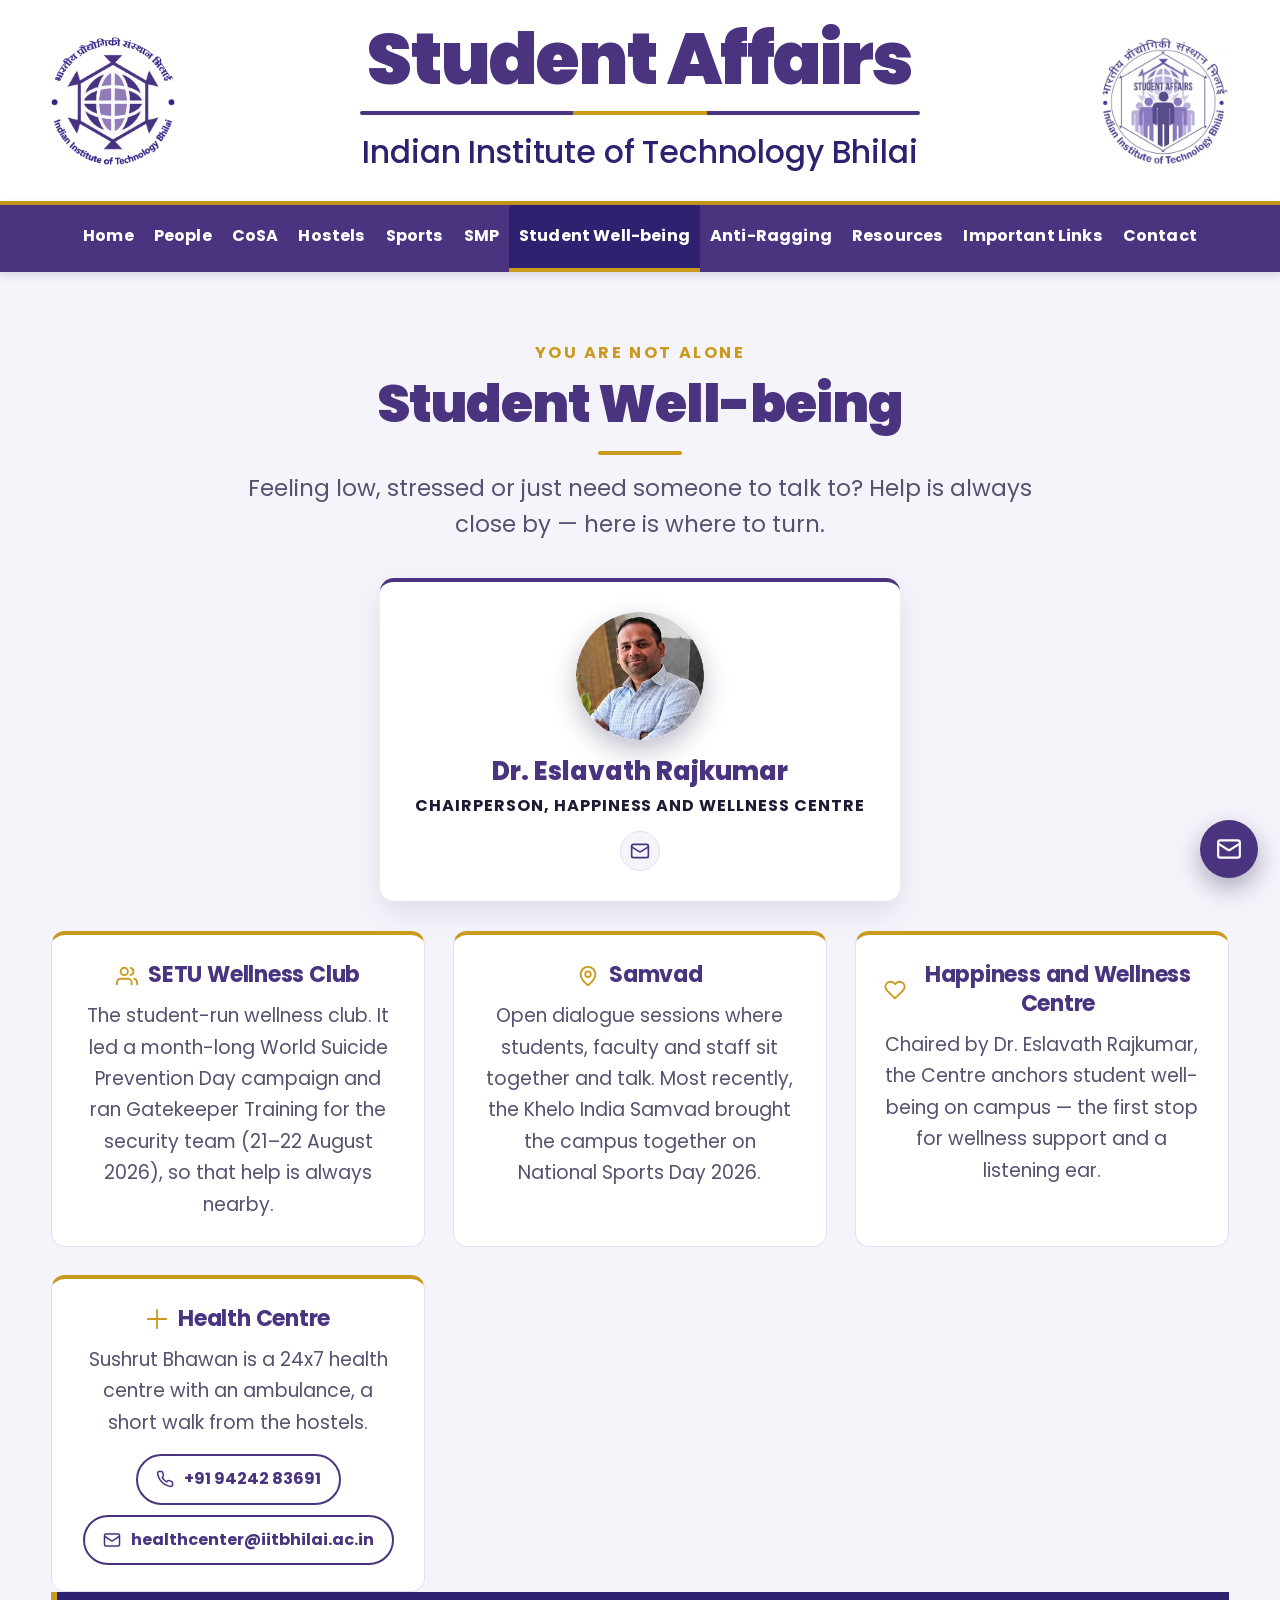
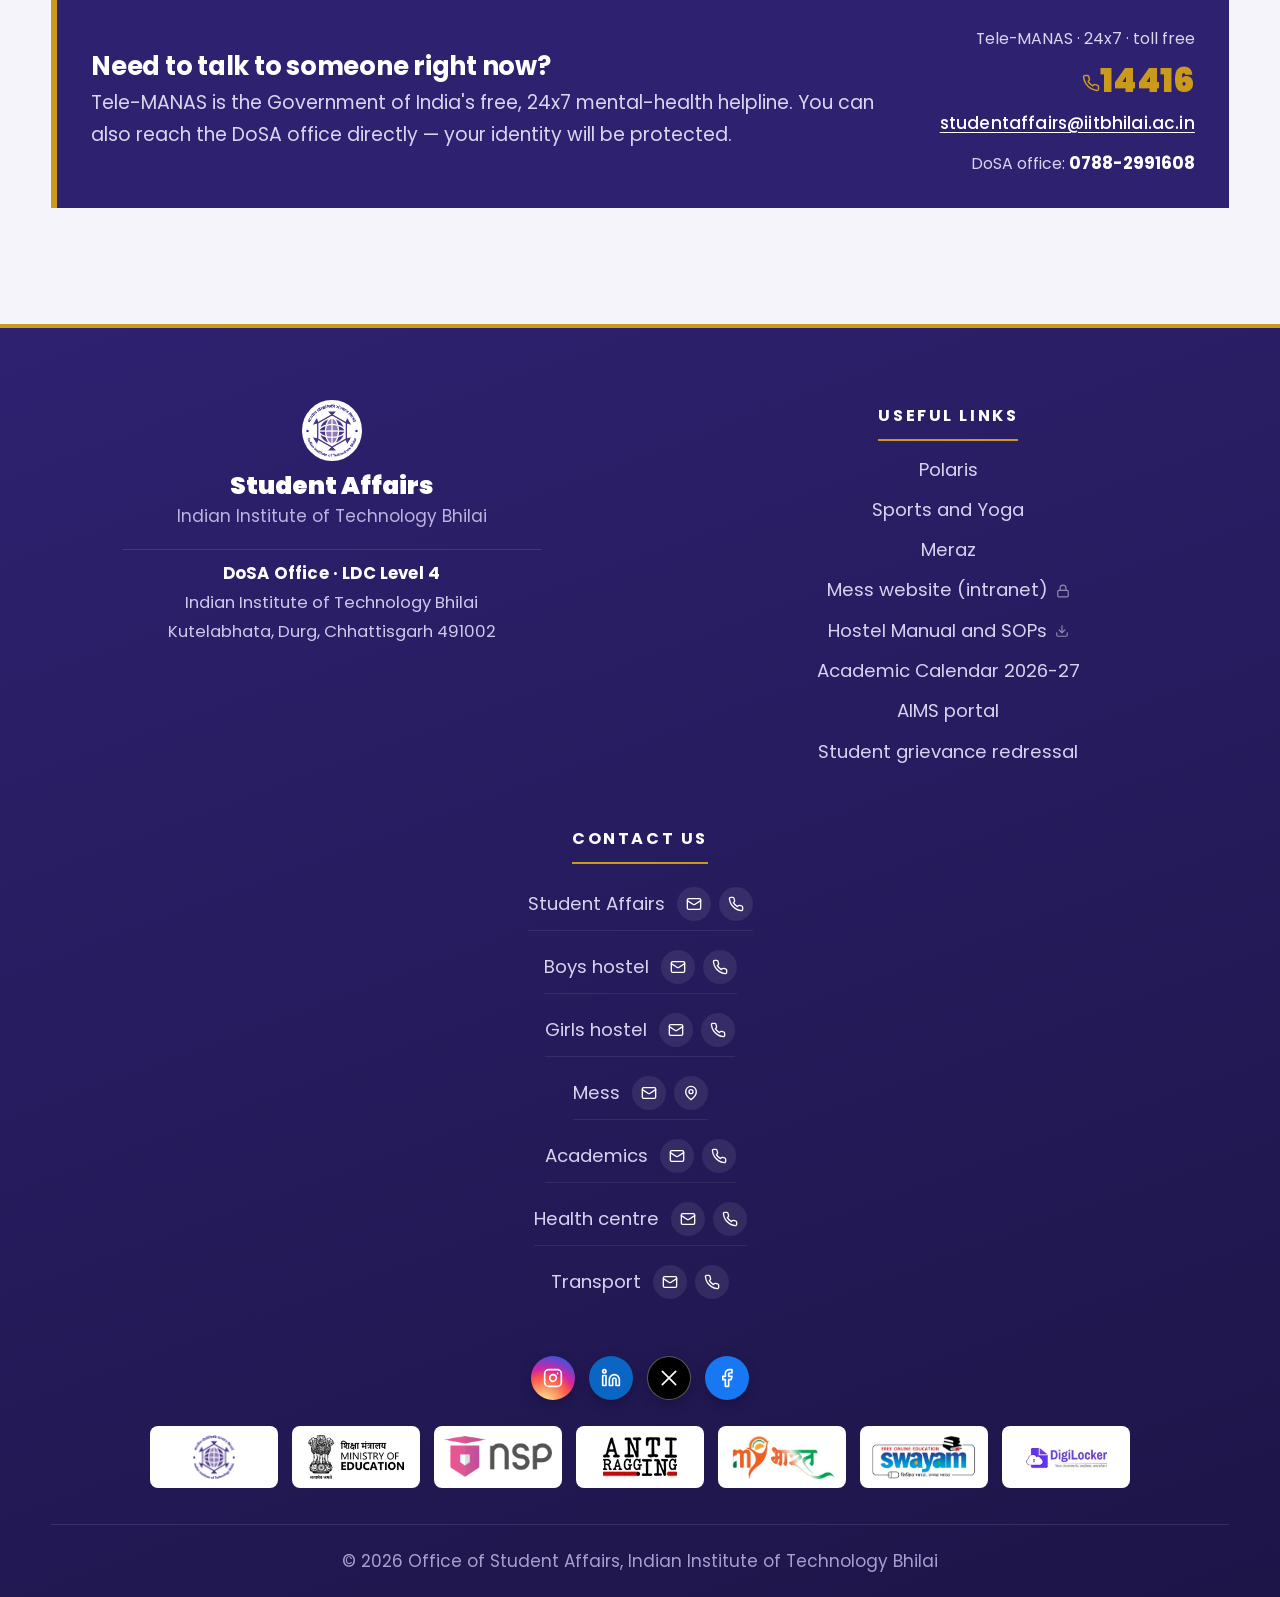
<file: wellness.html>
<!DOCTYPE html>
<html lang="en">
<head>
<meta charset="utf-8">
<meta name="viewport" content="width=device-width, initial-scale=1, viewport-fit=cover">
<meta name="color-scheme" content="light">
<meta name="description" content="Student well-being at IIT Bhilai: the Happiness and Wellness Centre, SETU club, Samvad dialogues and health support.">
<title>Student Well-being | Student Affairs, IIT Bhilai</title>
<link rel="icon" type="image/png" href="assets/img/logo/iit-bhilai-logo.png">
<link rel="preconnect" href="https://fonts.googleapis.com">
<link rel="preconnect" href="https://fonts.gstatic.com" crossorigin>
<link href="https://fonts.googleapis.com/css2?family=Poppins:wght@400;500;600;700;800;900&display=swap" rel="stylesheet">
<link rel="stylesheet" href="assets/css/style.css">
</head>
<body>
<span id="top"></span>

<svg width="0" height="0" style="position:absolute" aria-hidden="true">
  <symbol id="i-mail" viewBox="0 0 24 24"><rect width="20" height="16" x="2" y="4" rx="2"/><path d="m22 7-8.97 5.7a1.94 1.94 0 0 1-2.06 0L2 7"/></symbol>
  <symbol id="i-phone" viewBox="0 0 24 24"><path d="M22 16.92v3a2 2 0 0 1-2.18 2 19.79 19.79 0 0 1-8.63-3.07 19.5 19.5 0 0 1-6-6 19.79 19.79 0 0 1-3.07-8.67A2 2 0 0 1 4.11 2h3a2 2 0 0 1 2 1.72 12.84 12.84 0 0 0 .7 2.81 2 2 0 0 1-.45 2.11L8.09 9.91a16 16 0 0 0 6 6l1.27-1.27a2 2 0 0 1 2.11-.45 12.84 12.84 0 0 0 2.81.7A2 2 0 0 1 22 16.92z"/></symbol>
  <symbol id="i-ext" viewBox="0 0 24 24"><path d="M15 3h6v6"/><path d="M10 14 21 3"/><path d="M18 13v6a2 2 0 0 1-2 2H5a2 2 0 0 1-2-2V8a2 2 0 0 1 2-2h6"/></symbol>
  <symbol id="i-down" viewBox="0 0 24 24"><path d="m6 9 6 6 6-6"/></symbol>
  <symbol id="i-left" viewBox="0 0 24 24"><path d="m15 18-6-6 6-6"/></symbol>
  <symbol id="i-right" viewBox="0 0 24 24"><path d="m9 18 6-6-6-6"/></symbol>
  <symbol id="i-x" viewBox="0 0 24 24"><path d="M18 6 6 18M6 6l12 12"/></symbol>
  <symbol id="i-file" viewBox="0 0 24 24"><path d="M21 15v4a2 2 0 0 1-2 2H5a2 2 0 0 1-2-2v-4"/><path d="m7 10 5 5 5-5"/><path d="M12 15V3"/></symbol>
  <symbol id="i-insta" viewBox="0 0 24 24"><rect width="20" height="20" x="2" y="2" rx="5"/><path d="M16 11.37A4 4 0 1 1 12.63 8 4 4 0 0 1 16 11.37z"/><path d="M17.5 6.5h.01"/></symbol>
  <symbol id="i-linkedin" viewBox="0 0 24 24"><path d="M16 8a6 6 0 0 1 6 6v7h-4v-7a2 2 0 0 0-4 0v7h-4v-7a6 6 0 0 1 6-6z"/><rect width="4" height="12" x="2" y="9"/><circle cx="4" cy="4" r="2"/></symbol>
  <symbol id="i-fb" viewBox="0 0 24 24"><path d="M18 2h-3a5 5 0 0 0-5 5v3H7v4h3v8h4v-8h3l1-4h-4V7a1 1 0 0 1 1-1h3z"/></symbol>
  <symbol id="i-xlogo" viewBox="0 0 24 24"><path d="M4 4l16 16M20 4 4 20"/></symbol>
  <symbol id="i-yt" viewBox="0 0 24 24"><path d="M2.5 17a24.12 24.12 0 0 1 0-10 2 2 0 0 1 1.4-1.4 49.56 49.56 0 0 1 16.2 0A2 2 0 0 1 21.5 7a24.12 24.12 0 0 1 0 10 2 2 0 0 1-1.4 1.4 49.55 49.55 0 0 1-16.2 0A2 2 0 0 1 2.5 17"/><path d="m10 15 5-3-5-3z"/></symbol>
  <symbol id="i-pin" viewBox="0 0 24 24"><path d="M20 10c0 6-8 12-8 12s-8-6-8-12a8 8 0 0 1 16 0Z"/><circle cx="12" cy="10" r="3"/></symbol>
  <symbol id="i-lock" viewBox="0 0 24 24"><rect width="18" height="11" x="3" y="11" rx="2"/><path d="M7 11V7a5 5 0 0 1 10 0v4"/></symbol>
  <symbol id="i-web" viewBox="0 0 24 24"><circle cx="12" cy="12" r="10"/><path d="M12 2a14.5 14.5 0 0 0 0 20 14.5 14.5 0 0 0 0-20M2 12h20"/></symbol>
  <symbol id="i-users" viewBox="0 0 24 24"><path d="M17 21v-2a4 4 0 0 0-4-4H5a4 4 0 0 0-4 4v2"/><circle cx="9" cy="7" r="4"/><path d="M23 21v-2a4 4 0 0 0-3-3.87"/><path d="M16 3.13a4 4 0 0 1 0 7.75"/></symbol>
  <symbol id="i-alert" viewBox="0 0 24 24"><path d="M10.29 3.86 1.82 18a2 2 0 0 0 1.71 3h16.94a2 2 0 0 0 1.71-3L13.71 3.86a2 2 0 0 0-3.42 0z"/><path d="M12 9v4"/><path d="M12 17h.01"/></symbol>
  <symbol id="i-shield" viewBox="0 0 24 24"><path d="M12 22s8-4 8-10V5l-8-3-8 3v7c0 6 8 10 8 10z"/></symbol>
  <symbol id="i-heart" viewBox="0 0 24 24"><path d="M20.84 4.61a5.5 5.5 0 0 0-7.78 0L12 5.67l-1.06-1.06a5.5 5.5 0 0 0-7.78 7.78l1.06 1.06L12 21.23l7.78-7.78 1.06-1.06a5.5 5.5 0 0 0 0-7.78z"/></symbol>
  <symbol id="i-plus" viewBox="0 0 24 24"><path d="M12 2v20M2 12h20"/></symbol>
</svg>

<header class="masthead">
  <div class="wrap">
    <a class="logo-main" href="index.html"><img src="assets/img/logo/iit-bhilai-logo.png" alt="Indian Institute of Technology Bhilai logo" width="124" height="128"></a>
    <div class="titleblock">
      <h1>Student Affairs</h1>
      <div class="rule" role="presentation"></div>
      <p>Indian Institute of Technology Bhilai</p>
    </div>
    <div class="logo-2"><img src="assets/img/logo/student-affairs-logo.webp" alt="Student Affairs, IIT Bhilai logo" width="128" height="128"></div>
  </div>
</header>

<nav class="nav" aria-label="Main">
  <div class="wrap">
    <button class="nav-toggle" id="navToggle" aria-expanded="false" aria-controls="menu"><span class="bars"></span>Menu</button>
    <ul class="menu" id="menu">
      <li><a href="index.html">Home</a></li>
      <li><a href="people.html">People</a></li>
      <li class="has-sub"><a href="cosa.html">CoSA <svg class="ico caret"><use href="#i-down"/></svg></a>
        <ul class="sub">
          <li><a href="cosa.html#cosa">Council of Student Affairs<small>Council and major events</small></a></li>
          <li><a href="cosa.html#meraz">Meraz 7.0<small>The annual techno-cultural fest</small></a></li>
          <li><a href="cosa.html#clubs">Clubs<small>Cultural, sci-tech and societies</small></a></li>
        </ul>
      </li>
      <li><a href="hostels.html">Hostels</a></li>
      <li class="has-sub"><a href="sports.html">Sports <svg class="ico caret"><use href="#i-down"/></svg></a>
        <ul class="sub">
          <li><a href="sports.html#sports">Sports and grounds<small>Clubs, courts and Prayatna</small></a></li>
          <li><a href="sports.html#gym">Gym<small>Timings and photos</small></a></li>
          <li><a href="https://sportsandyoga.iitbhilai.ac.in/index.html" target="_blank" rel="noopener">Sports and Yoga site<small>Events, Prayatna and contact</small></a></li>
        </ul>
      </li>
      <li><a href="smp.html">SMP</a></li>
      <li><a href="wellness.html" class="active">Student Well-being</a></li>
      <li><a href="anti-ragging.html">Anti-Ragging</a></li>
      <li><a href="resources.html">Resources</a></li>
      <li class="has-sub"><a href="important-links.html">Important Links <svg class="ico caret"><use href="#i-down"/></svg></a>
        <ul class="sub">
          <li><a href="https://polaris.iitbhilai.ac.in/" target="_blank" rel="noopener">Polaris </a></li>
          <li><a href="https://aimsportal.iitbhilai.ac.in/iitbhAims/" target="_blank" rel="noopener">AIMS portal </a></li>
          <li><a href="https://mess.iitbhilai.ac.in/" target="_blank" rel="noopener">Mess website<small>Campus network only</small></a></li>
          <li><a href="https://meraz.iitbhilai.ac.in/" target="_blank" rel="noopener">Meraz </a></li>
          <li><a href="https://www.iitbhilai.ac.in/index.php?pid=placement" target="_blank" rel="noopener">CCPS </a></li>
          <li><a href="https://sac.iitbhilai.ac.in/" target="_blank" rel="noopener">Alumni </a></li>
          <li><a href="important-links.html#portals">Government portals<small>Scholarships, helplines, learning</small></a></li>
        </ul>
      </li>
      <li><a href="contact.html">Contact</a></li>
    </ul>
  </div>
</nav>

<main>

<section id="wellbeing" class="tint">
  <div class="wrap">
    <div class="head">
      <span class="eyebrow">You are not alone</span>
      <h2>Student Well-being</h2>
      <p class="lead">Feeling low, stressed or just need someone to talk to? Help is always close by — here is where to turn.</p>
    </div>

    <div class="president-spotlight">
      <img class="well-photo" src="assets/img/people/eslavath_rajkumar.webp" alt="Dr. Eslavath Rajkumar" loading="lazy" width="128" height="128">
      <div>
        <strong>Dr. Eslavath Rajkumar</strong>
        <small>Chairperson, Happiness and Wellness Centre</small>
        <a class="mail-ico" href="mailto:rajkumar@iitbhilai.ac.in" title="rajkumar@iitbhilai.ac.in" aria-label="Email Dr. Eslavath Rajkumar"><svg class="ico"><use href="#i-mail"/></svg></a>
      </div>
    </div>

    <div class="well-grid">
      <article class="well-card">
        <h3><svg class="ico"><use href="#i-users"/></svg>SETU Wellness Club</h3>
        <p>The student-run wellness club. It led a month-long World Suicide Prevention Day campaign and ran Gatekeeper Training for the security team (21–22 August 2026), so that help is always nearby.</p>
      </article>
      <article class="well-card">
        <h3><svg class="ico"><use href="#i-pin"/></svg>Samvad</h3>
        <p>Open dialogue sessions where students, faculty and staff sit together and talk. Most recently, the Khelo India Samvad brought the campus together on National Sports Day 2026.</p>
      </article>
      <article class="well-card">
        <h3><svg class="ico"><use href="#i-heart"/></svg>Happiness and Wellness Centre</h3>
        <p>Chaired by Dr. Eslavath Rajkumar, the Centre anchors student well-being on campus — the first stop for wellness support and a listening ear.</p>
      </article>
      <article class="well-card">
        <h3><svg class="ico"><use href="#i-plus"/></svg>Health Centre</h3>
        <p>Sushrut Bhawan is a 24x7 health centre with an ambulance, a short walk from the hostels.</p>
        <div class="well-links">
          <a class="btn ghost" href="tel:+919424283691"><svg class="ico"><use href="#i-phone"/></svg>+91 94242 83691</a>
          <a class="btn ghost" href="mailto:healthcenter@iitbhilai.ac.in"><svg class="ico"><use href="#i-mail"/></svg>healthcenter<wbr>@iitbhilai.ac.in</a>
        </div>
      </article>
    </div>

    <div class="alert">
      <div class="alert-copy">
        <h3>Need to talk to someone right now?</h3>
        <p>Tele-MANAS is the Government of India's free, 24x7 mental-health helpline. You can also reach the DoSA office directly — your identity will be protected.</p>
      </div>
      <div class="helpline">
        <small>Tele-MANAS · 24x7 · toll free</small>
        <a class="hl-num" href="tel:14416"><svg class="ico"><use href="#i-phone"/></svg>14416</a>
        <a class="mail" href="mailto:studentaffairs@iitbhilai.ac.in">studentaffairs@iitbhilai.ac.in</a>
        <small class="hostel-lines">DoSA office: <a href="tel:07882991608">0788-2991608</a></small>
      </div>
    </div>
  </div>
</section>

</main>

<footer class="site-footer">
  <div class="wrap">
    <div class="f-grid">
      <div>
        <div class="f-brand"><img src="assets/img/logo/iit-bhilai-logo.png" alt="" width="60" height="62"><div><strong>Student Affairs</strong><span>Indian Institute of Technology Bhilai</span></div></div>
        <address class="f-address">
  <span><b>DoSA Office · LDC Level 4</b></span>
  <span>Indian Institute of Technology Bhilai</span>
  <span>Kutelabhata, Durg, Chhattisgarh 491002</span>
</address>
      </div>
      <div>
        <p class="f-title">Useful links</p>
        <ul class="f-list">
          <li><a href="https://polaris.iitbhilai.ac.in/" target="_blank" rel="noopener">Polaris </a></li>
          <li><a href="https://sportsandyoga.iitbhilai.ac.in/index.html" target="_blank" rel="noopener">Sports and Yoga </a></li>
          <li><a href="https://meraz.iitbhilai.ac.in/" target="_blank" rel="noopener">Meraz </a></li>
          <li><a href="https://mess.iitbhilai.ac.in/" target="_blank" rel="noopener">Mess website (intranet) <svg class="ico"><use href="#i-lock"/></svg></a></li>
          <li><a href="assets/docs/Hostel%20Manual%20_Updated(new).pdf" target="_blank" rel="noopener">Hostel Manual and SOPs <svg class="ico"><use href="#i-file"/></svg></a></li>
          <li><a href="assets/docs/Academic-Calendar-2026-27-Winter.pdf" target="_blank" rel="noopener">Academic Calendar 2026-27 </a></li>
          <li><a href="https://aimsportal.iitbhilai.ac.in/iitbhAims/" target="_blank" rel="noopener">AIMS portal </a></li>
          <li><a href="https://www.iitbhilai.ac.in/index.php?pid=student_grievance" target="_blank" rel="noopener">Student grievance redressal </a></li>
          </ul>
      </div>
      <div>
        <p class="f-title">Contact us</p>
        <ul class="f-list f-contacts">
          <li><span>Student Affairs</span><span class="acts"><a href="mailto:studentaffairs@iitbhilai.ac.in" aria-label="Email Student Affairs"><svg class="ico"><use href="#i-mail"/></svg></a><a href="tel:07882991608" aria-label="Call Student Affairs"><svg class="ico"><use href="#i-phone"/></svg></a></span></li>
          <li><span>Boys hostel</span><span class="acts"><a href="mailto:hostel_gopad@iitbhilai.ac.in" aria-label="Email boys hostel"><svg class="ico"><use href="#i-mail"/></svg></a><a href="tel:+919424283715" aria-label="Call boys hostel"><svg class="ico"><use href="#i-phone"/></svg></a></span></li>
          <li><span>Girls hostel</span><span class="acts"><a href="mailto:hostel_indravati@iitbhilai.ac.in" aria-label="Email girls hostel"><svg class="ico"><use href="#i-mail"/></svg></a><a href="tel:+919406256993" aria-label="Call girls hostel"><svg class="ico"><use href="#i-phone"/></svg></a></span></li>
          <li><span>Mess</span><span class="acts"><a href="mailto:messcoordinator@iitbhilai.ac.in" aria-label="Email the mess coordinator"><svg class="ico"><use href="#i-mail"/></svg></a><a href="https://maps.app.goo.gl/VnPGnJqzifBFkQjk9" target="_blank" rel="noopener" aria-label="Mess location on Google Maps"><svg class="ico"><use href="#i-pin"/></svg></a></span></li>
          <li><span>Academics</span><span class="acts"><a href="mailto:academics@iitbhilai.ac.in" aria-label="Email academics office"><svg class="ico"><use href="#i-mail"/></svg></a><a href="tel:07882991609" aria-label="Call academics office"><svg class="ico"><use href="#i-phone"/></svg></a></span></li>
          <li><span>Health centre</span><span class="acts"><a href="mailto:healthcenter@iitbhilai.ac.in" aria-label="Email health centre"><svg class="ico"><use href="#i-mail"/></svg></a><a href="tel:+919424283691" aria-label="Call health centre"><svg class="ico"><use href="#i-phone"/></svg></a></span></li>
          <li><span>Transport</span><span class="acts"><a href="mailto:traveldesk@iitbhilai.ac.in" aria-label="Email travel desk"><svg class="ico"><use href="#i-mail"/></svg></a><a href="tel:+919907940717" aria-label="Call travel desk"><svg class="ico"><use href="#i-phone"/></svg></a></span></li>
        </ul>
      </div>
    </div>
    <div class="f-social" aria-label="Social media">
      <a href="https://www.instagram.com/cosa_iitbhilai/" target="_blank" rel="noopener" class="s-insta" aria-label="CoSA on Instagram"><svg class="ico"><use href="#i-insta"/></svg></a>
      <a href="https://www.linkedin.com/school/iit-bhilai/" target="_blank" rel="noopener" class="s-linkedin" aria-label="IIT Bhilai on LinkedIn"><svg class="ico"><use href="#i-linkedin"/></svg></a>
      <a href="https://x.com/IIT_Bhilai" target="_blank" rel="noopener" class="s-x" aria-label="IIT Bhilai on X"><svg class="ico"><use href="#i-xlogo"/></svg></a>
      <a href="https://www.facebook.com/iit.bh/" target="_blank" rel="noopener" class="s-fb" aria-label="IIT Bhilai on Facebook"><svg class="ico"><use href="#i-fb"/></svg></a>
      <!-- <a href="https://youtube.com/@smp_iit_bhilai" target="_blank" rel="noopener" class="s-yt" aria-label="SMP IIT Bhilai on YouTube"><svg class="ico"><use href="#i-yt"/></svg></a> -->
    </div>
    <div class="f-logos" aria-label="Useful websites">
      <a href="https://www.iitbhilai.ac.in/" target="_blank" rel="noopener" title="IIT Bhilai"><img src="assets/img/logo/iit-bhilai-logo.png" alt="IIT Bhilai" loading="lazy"></a>
      <a href="https://www.education.gov.in/" target="_blank" rel="noopener" title="Ministry of Education"><img src="assets/img/footer/moe.webp" alt="Ministry of Education" loading="lazy"></a>
      <a href="https://scholarships.gov.in/" target="_blank" rel="noopener" title="National Scholarship Portal"><img src="assets/img/footer/nsp.webp" alt="National Scholarship Portal" loading="lazy"></a>
      <a href="https://www.antiragging.in/" target="_blank" rel="noopener" title="National Anti-Ragging Portal"><img src="assets/img/footer/antiragging.webp" alt="National Anti-Ragging Portal" loading="lazy"></a>
      <a href="https://mybharat.gov.in/" target="_blank" rel="noopener" title="MY Bharat"><img src="assets/img/footer/mybharat.webp" alt="MY Bharat" loading="lazy"></a>
      <a href="https://swayam.gov.in/" target="_blank" rel="noopener" title="SWAYAM"><img src="assets/img/footer/swayam.webp" alt="SWAYAM" loading="lazy"></a>
      <a href="https://www.digilocker.gov.in/" target="_blank" rel="noopener" title="DigiLocker"><img src="assets/img/footer/digilocker.webp" alt="DigiLocker" loading="lazy"></a>
    </div>
    <div class="f-bottom">
      <span>&copy; 2026 Office of Student Affairs, Indian Institute of Technology Bhilai</span>
    </div>
  </div>
</footer>

<a class="fab-contact" href="contact.html" aria-label="Contact the Student Affairs office"><svg class="ico"><use href="#i-mail"/></svg></a>
<script src="assets/js/main.js?v=3"></script>
</body>
</html>
</file>
<file: assets/css/style.css>
:root{
  --purple:#4a3480;
  --purple-deep:#2e2170;
  --purple-ink:#1d1548;
  --lilac:#907cb8;
  --gold:#c99a1c;
  --ink:#1f1a33;
  --muted:#575170;
  --line:#e4dff0;
  --tint:#f6f4fb;
  --bg:#ffffff;
  --display:Poppins,"Segoe UI","Helvetica Neue",Arial,sans-serif;
  --font:Poppins,"Segoe UI","Helvetica Neue",Arial,sans-serif;
  --nav-h:62px;
  color-scheme:light;
  box-sizing:border-box;
  padding-top:env(safe-area-inset-top,0px);
  padding-bottom:env(safe-area-inset-bottom,0px);
}
html{scroll-behavior:smooth;scroll-padding-top:calc(env(safe-area-inset-top,0px) + var(--nav-h) + 8px);font-size:17px}
*,*::before,*::after{box-sizing:border-box}
body{margin:0;background:var(--bg);color:var(--ink);font-family:var(--font);font-size:1.12rem;line-height:1.65;-webkit-font-smoothing:antialiased}
img{max-width:100%;display:block}
a{color:var(--purple);text-decoration-thickness:1px;text-underline-offset:3px}
a:hover{color:var(--purple-deep)}
:focus-visible{outline:3px solid var(--gold);outline-offset:2px;border-radius:2px}
.wrap{width:min(1680px,100% - 8vw);margin-inline:auto}
.narrow{max-width:1180px;margin-inline:auto}
.sr-only{position:absolute;width:1px;height:1px;padding:0;margin:-1px;overflow:hidden;clip:rect(0 0 0 0);white-space:nowrap;border:0}
.ico{width:18px;height:18px;flex:none;fill:none;stroke:currentColor;stroke-width:2;stroke-linecap:round;stroke-linejoin:round}

/* Masthead */
.masthead{background:var(--bg);border-bottom:4px solid var(--gold)}
.masthead .wrap{display:grid;grid-template-columns:150px 1fr 150px;align-items:center;gap:24px;padding:22px 0}
.masthead img{width:124px;height:auto}
.titleblock{text-align:center}
.titleblock h1{margin:0;font-family:var(--display);font-size:clamp(2.4rem,5.6vw,4.4rem);line-height:1.05;font-weight:900;color:var(--purple);letter-spacing:-.025em}
.rule{width:min(560px,80%);height:4px;margin:14px auto 12px;border-radius:2px;background:linear-gradient(90deg,var(--purple) 0 38%,var(--gold) 38% 62%,var(--purple) 62% 100%)}
.titleblock p{margin:0;font-family:var(--display);font-size:clamp(1.15rem,2.5vw,1.85rem);font-weight:500;color:var(--purple-deep);letter-spacing:-.005em}

/* Nav */
.nav{position:sticky;top:env(safe-area-inset-top,0px);z-index:40;background:var(--purple);box-shadow:0 2px 10px rgba(29,21,72,.18)}
.nav ul{list-style:none;margin:0;padding:0}
.menu{display:flex;flex-wrap:wrap;justify-content:center}
.menu>li{position:relative}
.nav a{display:flex;align-items:center;gap:6px;padding:18px 20px;color:#fff;text-decoration:none;font-size:1.05rem;font-weight:700;letter-spacing:.01em;border-bottom:4px solid transparent;white-space:nowrap}
.nav a:hover{background:var(--purple-deep);color:#fff}
.nav a.active{border-bottom-color:var(--gold);background:var(--purple-deep)}
.caret{display:none}
.has-sub:hover .caret,.has-sub:focus-within .caret{transform:rotate(180deg)}
.sub{position:absolute;left:0;top:100%;min-width:230px;background:#fff;border-top:4px solid var(--gold);box-shadow:0 14px 34px rgba(29,21,72,.22);padding:6px 0;opacity:0;visibility:hidden;transform:translateY(6px);transition:opacity .15s,transform .15s,visibility .15s}
.has-sub:hover .sub,.has-sub:focus-within .sub{opacity:1;visibility:visible;transform:none}
.sub a{color:var(--purple);border-bottom:0;padding:12px 20px;font-size:1rem;border-left:4px solid transparent}
.sub a:hover{background:var(--tint);color:var(--purple-deep)}
.sub a.active{background:var(--tint);border-left-color:var(--gold);color:var(--purple-deep)}
.sub small{display:block;font-weight:400;color:var(--muted);font-size:.85rem;margin-top:1px}
.sub a{flex-direction:column;align-items:flex-start;gap:0}
.nav-toggle{display:none;background:none;border:0;color:#fff;font:inherit;font-weight:700;font-size:1.1rem;padding:16px 0;cursor:pointer;width:100%;text-align:left}
.nav-toggle .bars{display:inline-block;width:22px;height:2px;background:#fff;box-shadow:0 7px 0 #fff,0 -7px 0 #fff;margin-right:14px;vertical-align:middle}

/* Sections */
section{padding:68px 0}
section.tint{background:var(--tint)}
.head{text-align:center;margin:0 auto 36px;max-width:1100px}
.eyebrow{display:block;margin-bottom:8px;color:var(--gold);font-weight:700;font-size:.95rem;letter-spacing:.16em;text-transform:uppercase}
h2{margin:0 0 16px;font-family:var(--display);font-size:clamp(2.1rem,4.2vw,3.1rem);line-height:1.15;color:var(--purple);font-weight:900;letter-spacing:-.02em;text-align:center}
h2::after{content:"";display:block;width:84px;height:4px;margin:16px auto 0;border-radius:2px;background:var(--gold)}
h3{margin:0 0 6px;font-family:var(--display);font-size:1.3rem;line-height:1.3;color:var(--ink);font-weight:700;letter-spacing:-.01em}
.lead{font-size:1.35rem;line-height:1.55;color:var(--muted);max-width:60ch;margin:0 auto;text-align:center}
.subhead{margin:48px 0 20px;text-align:center}
.subhead h3{font-size:clamp(1.5rem,2.6vw,2rem);color:var(--purple);font-weight:900}
.subhead p{margin:0 auto;color:var(--muted);max-width:60ch}

/* Buttons */
.btns{display:flex;flex-wrap:wrap;gap:16px;margin-top:34px;justify-content:center}
.btn{display:inline-flex;align-items:center;gap:10px;padding:14px 30px;border-radius:4px;font-weight:700;text-decoration:none;font-size:1.1rem;border:2px solid var(--purple);transition:background .15s,color .15s;cursor:pointer;font-family:inherit}
.btn.primary{background:var(--purple);color:#fff}
.btn.primary:hover{background:var(--purple-deep);border-color:var(--purple-deep);color:#fff}
.btn.ghost{background:#fff;color:var(--purple)}
.btn.ghost:hover{background:var(--tint)}
.btn.insta{border:2px solid var(--purple);color:var(--purple);background:#fff;padding:14px 34px;border-radius:999px;font-size:1.1rem;letter-spacing:.01em;box-shadow:none;transition:background .2s,color .2s,transform .2s}
.btn.insta:hover{background:var(--purple);color:#fff;transform:translateY(-2px)}
.btn.insta .ico{width:22px;height:22px}
.btn.gold{background:var(--gold);border-color:var(--gold);color:var(--purple-ink)}
.btn.gold:hover{background:#b48814;border-color:#b48814;color:var(--purple-ink)}

/* Hero slider */
#home{padding:0 0 64px}
.slider{position:relative;overflow:hidden;background:var(--purple-ink);height:clamp(430px,62vw,880px)}
.track{display:flex;height:100%;transition:transform .7s cubic-bezier(.65,0,.35,1)}
.slide{position:relative;flex:0 0 100%;height:100%;margin:0}
.slide img{width:100%;height:100%;object-fit:cover}
.slide::after{content:"";position:absolute;inset:auto 0 0 0;height:45%;background:linear-gradient(to top,rgba(29,21,72,.78),transparent)}
.slide.plain::after{display:none}
.slide figcaption{position:absolute;z-index:1;left:0;bottom:0;padding:0 4vw 54px;color:#fff;max-width:900px}
.slide figcaption strong{display:block;font-family:var(--display);font-size:clamp(1.3rem,2.6vw,2.2rem);font-weight:900;letter-spacing:-.01em;line-height:1.2}
.slide figcaption span{display:block;font-size:clamp(.95rem,1.3vw,1.15rem);color:#e9e4f6}
.sl-btn{position:absolute;z-index:2;top:50%;transform:translateY(-50%);width:52px;height:52px;border-radius:50%;border:0;background:rgba(255,255,255,.18);color:#fff;display:grid;place-items:center;cursor:pointer;backdrop-filter:blur(4px);transition:background .15s}
.sl-btn:hover{background:rgba(255,255,255,.34)}
.sl-btn .ico{width:26px;height:26px}
.sl-btn.prev{left:2vw}
.sl-btn.next{right:2vw}
.dots{position:absolute;z-index:2;bottom:20px;left:0;right:0;display:flex;justify-content:center;gap:10px}
.dots button{width:12px;height:12px;border-radius:50%;border:2px solid #fff;background:transparent;padding:0;cursor:pointer}
.dots button[aria-current="true"]{background:var(--gold);border-color:var(--gold)}
.intro{text-align:center;padding-top:52px}
.intro h2{font-size:clamp(2.6rem,6.6vw,5rem);line-height:1.05;letter-spacing:-.035em;margin-bottom:24px}
.intro h2::after{display:none}
.intro .lead{max-width:50ch}
.quick{display:grid;grid-template-columns:repeat(6,1fr);margin-top:40px;border:1px solid var(--line);border-top:4px solid var(--gold);background:#fff}
.quick a{display:block;padding:22px 14px;text-decoration:none;color:var(--purple);font-weight:700;font-size:1.1rem;border-right:1px solid var(--line)}
.quick a:last-child{border-right:0}
.quick a:hover{background:var(--tint);color:var(--purple-deep)}

/* About rows */
.rows{margin:0 auto;padding:0;list-style:none;border-top:1px solid var(--line);max-width:1180px}
.rows li{display:grid;grid-template-columns:260px 1fr;gap:32px;padding:24px 0;border-bottom:1px solid var(--line)}
.rows strong{color:var(--purple);font-family:var(--display);font-size:1.2rem}
.rows span{color:var(--muted)}

/* People */
.people{display:grid;grid-template-columns:repeat(auto-fit,minmax(min(240px,100%),1fr));gap:36px;max-width:1380px;margin:0 auto}
.person{border-top:4px solid var(--purple);padding-top:22px;text-align:center}
.avatar{width:84px;height:84px;border-radius:50%;background:var(--purple);color:#fff;display:grid;place-items:center;font-family:var(--display);font-weight:700;font-size:1.5rem;margin:0 auto 16px;overflow:hidden}
.avatar img{width:100%;height:100%;object-fit:cover}
.person:nth-child(even) .avatar{background:var(--lilac)}
.person .role{color:var(--purple);font-weight:700;margin:0;font-size:1.1rem;line-height:1.35}
.person .name{color:var(--ink);margin:4px 0 0;font-weight:500}
.person .mail{display:inline-block;margin-top:6px;font-size:.92rem;word-break:break-all}
.person .name small{display:block;color:var(--muted);font-weight:400;font-size:.88rem}
.person .mail+.name{margin-top:16px}
.avatar.code{font-size:1.05rem;letter-spacing:.02em}
.wardens{grid-template-columns:repeat(auto-fit,minmax(min(250px,100%),1fr))}
.wardens .person{background:var(--tint);padding:24px 18px 26px}
.source{text-align:center;margin:28px 0 0;font-size:.9rem;color:var(--muted)}
.hostel dd a{overflow-wrap:anywhere;font-size:.92rem}

/* CoSA */
.cosa-top{display:grid;grid-template-columns:minmax(0,340px) minmax(0,1fr);gap:56px;align-items:center;max-width:1180px;margin:0 auto}
.cosa-badge{text-align:center}
.cosa-badge img{width:180px;height:180px;border-radius:50%;margin:0 auto 18px}
.cosa-badge p{margin:0;color:var(--purple);font-weight:700;font-size:1.2rem}
.quote{margin:0;padding:30px 34px;background:#fff;border-left:5px solid var(--gold);box-shadow:0 10px 30px rgba(29,21,72,.07)}
.quote p{margin:0 0 14px;color:var(--muted);font-size:1.1rem}
.quote footer{display:flex;align-items:center;gap:18px;font-weight:700;color:var(--purple)}

.president-sig{margin-top:26px;padding-top:22px;border-top:1px solid var(--line);text-align:right;font-weight:700;font-style:normal;color:var(--purple);font-size:1.05rem}
.quote footer small{display:block;font-weight:400;color:var(--muted)}
.events{display:grid;grid-template-columns:repeat(auto-fit,minmax(min(250px,100%),1fr));gap:28px}
.event{background:#fff;border:1px solid var(--line);overflow:hidden}
.event img{width:100%;aspect-ratio:3/2;object-fit:cover}
.event div{padding:20px 22px 24px}
.event h4{margin:0 0 6px;color:var(--purple);font-size:1.2rem}
.event p{margin:0;color:var(--muted);font-size:1rem}
.festivals{margin:28px auto 0;text-align:center;color:var(--muted);max-width:70ch}

/* Clubs */
.chips{display:flex;flex-wrap:wrap;justify-content:center;gap:10px;margin-bottom:36px}
.chip{border:2px solid var(--purple);background:#fff;color:var(--purple);font:inherit;font-weight:700;font-size:1rem;padding:9px 22px;border-radius:999px;cursor:pointer}
.chip:hover{background:var(--tint)}
.chip[aria-pressed="true"]{background:var(--purple);color:#fff}
.clubs{display:grid;grid-template-columns:repeat(auto-fill,minmax(min(300px,100%),1fr));gap:24px}
.club{display:flex;flex-direction:column;background:#fff;border:1px solid var(--line);border-top:4px solid var(--purple);padding:24px;transition:box-shadow .2s,transform .2s}
.club:hover{box-shadow:0 14px 30px rgba(29,21,72,.1);transform:translateY(-2px)}
.club[hidden]{display:none}
.club-head{display:flex;align-items:center;gap:16px;margin-bottom:12px}
.club-head img{width:60px;height:60px;border-radius:50%;object-fit:contain;background:#fff;border:1px solid var(--line);padding:4px;flex:none}
.club-head h3{margin:0;font-size:1.15rem}
.tag{display:inline-block;font-size:.78rem;font-weight:700;letter-spacing:.06em;text-transform:uppercase;color:var(--gold)}
.club p{margin:0 0 16px;color:var(--muted);font-size:1rem;flex:1}
.club .links{display:flex;flex-wrap:wrap;gap:14px;font-weight:700;font-size:.95rem}
.club .links a{display:inline-flex;align-items:center;gap:6px}
.club .links .ico{width:16px;height:16px}

/* Meraz */
.meraz{display:grid;grid-template-columns:minmax(0,1fr) minmax(0,1.1fr);gap:56px;align-items:center;max-width:1380px;margin:0 auto}
.meraz-copy p{color:var(--muted);margin:0 0 16px}
.meraz-copy ul{margin:0 0 8px;padding:0;list-style:none;display:grid;grid-template-columns:1fr 1fr;gap:10px 24px}
.meraz-copy li{position:relative;padding-left:20px;font-weight:500}
.meraz-copy li::before{content:"";position:absolute;left:0;top:.62em;width:9px;height:9px;background:var(--gold);border-radius:2px}
.meraz-copy .btns{justify-content:flex-start}
.video{position:relative;aspect-ratio:16/9;background:#000;overflow:hidden;box-shadow:0 18px 40px rgba(29,21,72,.2)}
.video button{all:unset;position:absolute;inset:0;cursor:pointer}
.video img{width:100%;height:100%;object-fit:cover;opacity:.85;transition:opacity .2s}
.video button:hover img{opacity:1}
.video .play{position:absolute;left:50%;top:50%;transform:translate(-50%,-50%);width:84px;height:84px;border-radius:50%;background:var(--gold);display:grid;place-items:center;box-shadow:0 8px 24px rgba(0,0,0,.35)}
.video .play svg{width:34px;height:34px;fill:var(--purple-ink);stroke:none;margin-left:5px}
.video .label{position:absolute;left:18px;bottom:14px;color:#fff;font-weight:700;text-shadow:0 1px 6px rgba(0,0,0,.6)}
.video iframe{position:absolute;inset:0;width:100%;height:100%;border:0}
.glimpses{display:grid;grid-template-columns:repeat(6,1fr);gap:12px}

/* Photo tiles (shared by galleries) */
.tile{position:relative;margin:0;overflow:hidden;background:var(--line);cursor:zoom-in;border:0;padding:0;display:block;width:100%}
.tile img{width:100%;height:100%;aspect-ratio:4/3;object-fit:cover;transition:transform .4s}
.tile:hover img{transform:scale(1.04)}
.tile figcaption,.tile .cap{position:absolute;left:0;right:0;bottom:0;padding:26px 14px 12px;color:#fff;font-weight:700;font-size:.98rem;text-align:left;background:linear-gradient(to top,rgba(29,21,72,.85),transparent)}

/* Sports */
.sports{display:grid;grid-template-columns:repeat(auto-fill,minmax(min(250px,100%),1fr));gap:24px}
.sport{background:#fff;border:1px solid var(--line);overflow:hidden}
.sport img{width:100%;aspect-ratio:3/2;object-fit:cover}
.sport div{padding:18px 20px 22px}
.sport h3{color:var(--purple);margin-bottom:4px}
.sport p{margin:0;color:var(--muted);font-size:.98rem}
.note{max-width:1180px;margin:28px auto 0;padding:22px 26px;background:#fff;border-left:5px solid var(--gold);color:var(--muted)}
.note strong{color:var(--purple)}

/* Gym */
.gym-facts{display:grid;grid-template-columns:repeat(3,1fr);max-width:1180px;margin:0 auto 32px;border:1px solid var(--line);border-top:4px solid var(--gold);background:#fff}
.gym-facts div{padding:24px 26px;border-right:1px solid var(--line);text-align:center}
.gym-facts div:last-child{border-right:0}
.gym-facts strong{display:block;color:var(--purple);font-size:1.5rem;font-weight:900;line-height:1.2}
.gym-facts span{color:var(--muted);font-size:1rem}
.equip{display:grid;grid-template-columns:repeat(4,1fr);gap:16px}
.equip .wide{grid-column:span 2}
.equip .wide img{aspect-ratio:8/3}
.kit{display:grid;grid-template-columns:repeat(auto-fit,minmax(min(280px,100%),1fr));gap:20px;margin-top:32px}
.kit div{background:var(--tint);padding:24px 26px;border-top:4px solid var(--purple)}
.kit h4{margin:0 0 12px;color:var(--purple);font-size:1.2rem}
.kit ul{margin:0;padding:0;list-style:none;display:flex;flex-wrap:wrap;gap:8px}
.kit li{background:#fff;border:1px solid var(--line);border-radius:999px;padding:5px 14px;font-size:.95rem;font-weight:500}

/* Hostels */
.hostel-intro{display:grid;grid-template-columns:minmax(0,640px) 1fr;gap:32px;align-items:center;max-width:1380px;margin:0 auto 28px}
.hostel-intro img{width:100%;height:auto;border-bottom:4px solid var(--gold)}
.hostel-intro h3{color:var(--purple);font-size:1.4rem;margin-bottom:8px}
.hostel-intro p{margin:0;color:var(--muted)}
.hostels{display:grid;grid-template-columns:repeat(4,1fr);gap:20px;max-width:1380px;margin:0 auto}
.hostel{display:flex;flex-direction:column;background:#fff;border:1px solid var(--line);border-top:4px solid var(--purple);overflow:hidden}
.hostel.girls{border-top-color:var(--lilac)}
.hostel.first{border-top-color:var(--gold)}
.h-photo{position:relative;aspect-ratio:16/10;background:var(--tint)}
.h-photo img{position:absolute;inset:0;width:100%;height:100%;object-fit:cover}
.h-ph{position:absolute;inset:0;display:grid;place-content:center;text-align:center;background:linear-gradient(135deg,var(--purple-deep),var(--purple) 60%,var(--lilac));color:#fff}
.h-ph span{font-size:2.4rem;font-weight:900;letter-spacing:.04em;line-height:1}
.h-ph small{margin-top:6px;font-size:.8rem;letter-spacing:.12em;text-transform:uppercase;color:#dcd5f0}
.hostel .code{position:absolute;left:12px;top:12px;background:var(--purple);color:#fff;font-weight:700;font-size:.8rem;padding:3px 10px;border-radius:3px;letter-spacing:.04em}
.hostel.girls .code{background:var(--lilac)}
.hostel.first .code{background:var(--gold);color:var(--purple-ink)}
.h-body{padding:18px 18px 8px;display:flex;flex-direction:column;flex:1}
.hostel h3{color:var(--purple);margin-bottom:4px}
.hostel dl{margin:6px 0 12px;display:grid;grid-template-columns:auto 1fr;gap:4px 14px;font-size:.95rem}
.hostel dt{color:var(--muted)}
.hostel dd{margin:0;font-weight:500}
.h-staff{margin-top:auto;border-top:1px solid var(--line);padding-top:10px}
.president-spotlight{display:flex;flex-direction:column;align-items:center;justify-content:center;text-align:center;gap:16px;max-width:520px;margin:0 auto 30px;padding:30px 28px;background:#fff;border-top:4px solid var(--purple);border-radius:14px;box-shadow:0 12px 30px rgba(29,21,72,.1)}
.president-spotlight img{width:128px;height:128px;border-radius:50%;object-fit:cover;flex-shrink:0;border:3px solid var(--gold)}
.president-spotlight strong{display:block;font-size:1.5rem;font-weight:800;color:var(--purple);line-height:1.2}
.president-spotlight small{display:block;color:var(--ink);font-weight:700;font-size:.95rem;margin:6px 0 12px;letter-spacing:.06em;text-transform:uppercase}
.president-spotlight .mail-ico{display:inline-flex;align-items:center;justify-content:center;width:40px;height:40px;border-radius:50%;background:var(--tint);color:var(--purple);text-decoration:none}
.president-spotlight .mail-ico:hover{background:var(--purple);color:#fff}
.president-spotlight .mail-ico .ico{width:20px;height:20px}
@media (max-width:560px){.president-spotlight{flex-direction:column;text-align:center;padding:24px 22px;gap:16px}.president-spotlight .mail-ico{margin:0 auto}}
.amenities{display:grid;grid-template-columns:repeat(auto-fit,minmax(min(260px,100%),1fr));gap:0;margin-top:32px;border-top:1px solid var(--line);border-left:1px solid var(--line);background:#fff}
.amenity{padding:22px 22px 24px;border-right:1px solid var(--line);border-bottom:1px solid var(--line)}
.amenity h4{margin:0 0 4px;color:var(--purple);font-size:1.1rem}
.amenity p{margin:0;color:var(--muted);font-size:.98rem}
.acc{max-width:1000px;margin:0 auto;border-top:1px solid var(--line)}
details{border-bottom:1px solid var(--line)}
summary{list-style:none;cursor:pointer;padding:20px 48px 20px 0;font-family:var(--display);font-weight:700;font-size:1.25rem;position:relative}
summary::-webkit-details-marker{display:none}
summary::after{content:"+";position:absolute;right:8px;top:50%;transform:translateY(-50%);font-size:1.8rem;color:var(--purple);font-family:var(--font);font-weight:400}
details[open] summary::after{content:"\2212"}
details p{margin:0 0 22px;color:var(--muted);max-width:70ch}

/* Location snippets */
.loc{display:flex;gap:10px;align-items:flex-start;margin:0 0 10px;color:var(--muted);font-size:1rem}
.loc .ico{color:var(--gold);margin-top:4px}
.loc b{color:var(--ink)}
.loc.center{justify-content:center;text-align:left;max-width:1180px;margin:36px auto 0}
.loc-card{display:grid;grid-template-rows:260px auto;background:#fff;border:1px solid var(--line);border-top:4px solid var(--gold);overflow:hidden}
.loc-card iframe{width:100%;height:100%;border:0;display:block}
.loc-card>div{padding:20px 22px 22px}
.maplink{display:inline-flex;align-items:center;gap:6px;font-weight:700;text-decoration:none}
.maplink .ico{width:15px;height:15px}
.campus-map{max-width:1180px;margin:56px auto 0;grid-template-rows:none;grid-template-columns:1.5fr 1fr}
.campus-map iframe{min-height:300px}
.campus-map>div{align-self:center}

/* Mess */
.meals{display:grid;grid-template-columns:repeat(4,1fr);max-width:820px;margin:0 auto 28px;border:1px solid var(--line);border-top:4px solid var(--gold);background:#fff}
.meals div{padding:10px 12px;text-align:center;border-right:1px solid var(--line)}
.meals div:last-child{border-right:0}
.meals span{display:block;color:var(--muted);font-size:.72rem;font-weight:700;letter-spacing:.1em;text-transform:uppercase}
.meals strong{display:block;color:var(--purple);font-size:1.02rem;font-weight:700;white-space:nowrap}
.mess{display:grid;grid-template-columns:1fr 1fr;gap:40px;max-width:1180px;margin:0 auto;align-items:start}
.mess-copy h3{color:var(--purple);margin-bottom:12px}
.pills{margin:0 0 24px;padding:0;list-style:none;display:flex;flex-wrap:wrap;gap:8px}
.pills li{background:#fff;border:1px solid var(--line);border-radius:999px;padding:6px 16px;font-weight:500;font-size:.98rem}
.intranet{background:#fff;border-left:5px solid var(--purple);padding:20px 22px;margin-bottom:18px}
.intranet p{margin:10px 0 0;color:var(--muted)}
.badge-lock{display:inline-flex;align-items:center;gap:6px;background:var(--purple);color:#fff;font-weight:700;font-size:.8rem;letter-spacing:.08em;text-transform:uppercase;padding:4px 12px;border-radius:3px}
.badge-lock .ico{width:14px;height:14px}
.muted{color:var(--muted);margin:0}
.spots{list-style:none;margin:0 auto;padding:0;max-width:1180px;border-top:1px solid var(--line)}
.spots li{display:grid;grid-template-columns:240px 1fr auto;gap:20px;align-items:center;padding:16px 0;border-bottom:1px solid var(--line)}
.spots strong{color:var(--purple)}
.spots span{color:var(--muted);font-size:1rem}
.spots a{display:inline-flex;align-items:center;gap:6px;font-weight:700;font-size:.95rem;text-decoration:none;white-space:nowrap}
.spots a .ico{width:15px;height:15px;color:var(--gold)}

/* People: tiered hierarchy (Director > DoSA > office > FICs > wardens) */
.pcard{position:relative;width:250px;display:flex;flex-direction:column;align-items:center;text-align:center;background:#fff;border:1px solid var(--line);border-top:4px solid var(--purple);padding:18px 14px 16px;transition:box-shadow .2s,transform .2s;border-radius:16px}
.pcard:hover{box-shadow:0 14px 28px rgba(29,21,72,.1);transform:translateY(-2px)}
.pcard img,.p-init{width:116px;height:116px;border-radius:50%;object-fit:cover;margin-bottom:12px}
.p-init{display:grid;place-items:center;background:var(--lilac);color:#fff;font-weight:900;font-size:1.5rem}
.pcard strong{font-size:1.08rem;line-height:1.3;color:var(--ink)}
.pcard small{color:var(--purple);font-weight:700;font-size:1.02rem;line-height:1.35;margin-top:2px}
.p-org{display:block;color:var(--purple);font-weight:700;font-size:.74rem;letter-spacing:.06em;text-transform:uppercase;margin-bottom:4px}
.pcard .p-mail{display:inline-flex;align-items:center;gap:6px;margin-top:12px;font-size:.9rem;font-weight:500;line-height:1.35;overflow-wrap:anywhere}
.pcard .p-mail .ico{width:16px;height:16px;opacity:.75;flex-shrink:0}
.pcard.lg{width:300px}
.pcard.lg img,.pcard.lg .p-init{width:136px;height:136px}
.pcard.xl{width:380px;padding:26px 22px 22px}
.pcard.xl img,.pcard.xl .p-init{width:164px;height:164px}
.pcard.xl strong{font-size:1.3rem}
.pcard.xl small{font-size:1.08rem}
.pcard.key{background:var(--tint);border-top-color:var(--gold)}

/* People: compact team cards with photos *//* People: compact team cards with photos */
.teams{display:grid;gap:18px;max-width:1380px;margin:0 auto}
.teams.three{grid-template-columns:repeat(3,1fr)}
.teams.four{grid-template-columns:repeat(4,1fr)}
.team{background:#fff;border:1px solid var(--line);border-top:4px solid var(--purple);padding:18px 18px 8px}
.team.team-key{background:var(--tint);border-top-color:var(--gold)}
.team h4{display:flex;align-items:center;justify-content:space-between;gap:8px;margin:0 0 12px;color:var(--purple);font-size:1.02rem;line-height:1.3}
.team h4 .code{background:var(--purple);color:#fff;font-size:.75rem;padding:2px 8px;border-radius:3px;letter-spacing:.04em}
.member{display:flex;gap:12px;align-items:center;padding:8px 0 10px;border-top:1px solid var(--line)}
.team h4+.member{border-top:0;padding-top:0}
.member img,.mem-init{width:56px;height:56px;border-radius:50%;object-fit:cover;flex:none}
.mem-init{display:grid;place-items:center;background:var(--lilac);color:#fff;font-weight:700}
.member strong{display:block;font-size:.98rem;line-height:1.25;color:var(--ink)}
.member small{display:block;color:var(--purple);font-weight:700;font-size:.98rem;line-height:1.3}
.member a{font-size:.85rem;overflow-wrap:anywhere;line-height:1.3}

.council-grid{display:grid;grid-template-columns:repeat(auto-fill,minmax(min(290px,100%),1fr));gap:14px;max-width:1380px;margin:0 auto}
.mail-ico{margin-left:auto;flex:none;width:40px;height:40px;border-radius:50%;display:grid;place-items:center;background:var(--tint);color:var(--purple);border:1px solid var(--line);transition:background .15s,color .15s}
.mail-ico:hover{background:var(--purple);color:#fff}
.mail-ico .ico{width:18px;height:18px}
.team.mini{padding:14px 16px 4px;border-top-width:3px}
.team.mini .member{border-top:0;padding-top:0}

/* People: DoSA office and contact table */
.subhead.first{margin-top:0}
.subhead a{font-weight:700}
.dean-office{max-width:1100px}
.dean-office .person{background:var(--tint);border-top-color:var(--gold);padding:26px 18px 28px}
table.contacts{min-width:640px}
table.contacts td{font-size:.98rem}
table.contacts td:first-child{color:var(--muted)}
table.contacts td:nth-child(2){font-weight:500;white-space:nowrap}
#anti-ragging .ar-grid{grid-template-columns:repeat(2,1fr)}
.ar-card.committee{grid-column:1/-1}
.ar-card.committee ul{columns:2;column-gap:40px}
.ar-card.committee li{break-inside:avoid}
.ar-note{margin:14px 0 0;padding-top:12px;border-top:1px solid var(--line);color:var(--muted);font-size:.95rem}
.helpline .hostel-lines{display:block;margin-top:12px;line-height:1.7}
.helpline .hostel-lines a{display:inline;color:#fff;font-size:1rem;font-weight:700;letter-spacing:0;white-space:nowrap}

/* Show more / collapsible panels */
.is-extra{display:none!important}
.more-wrap{text-align:center;margin-top:22px}
.more-btn,details.more>summary{display:inline-flex;align-items:center;gap:8px;padding:11px 26px;border:2px solid var(--purple);border-radius:999px;background:#fff;color:var(--purple);font:inherit;font-weight:700;font-size:1rem;cursor:pointer;transition:background .15s,color .15s}
.more-btn:hover,details.more>summary:hover{background:var(--purple);color:#fff}
.more-btn::after{content:"";width:8px;height:8px;border:solid currentColor;border-width:0 2px 2px 0;transform:rotate(45deg) translateY(-2px)}
.more-btn[aria-expanded="true"]::after{transform:rotate(-135deg) translateY(-2px)}
details.more{border:0;max-width:1180px;margin:28px auto 0;text-align:center}
details.more>summary{position:static}
details.more>summary::after{content:"";position:static;transform:rotate(45deg) translateY(-2px);width:8px;height:8px;border:solid currentColor;border-width:0 2px 2px 0;font-size:0}
details.more[open]>summary::after{content:"";transform:rotate(-135deg) translateY(-2px)}
details.more[open]>summary{margin-bottom:24px}
details.more>*:not(summary){text-align:left}

/* Hostel manual and SOPs */
.manual-note{display:grid;grid-template-columns:1fr;gap:18px;justify-items:center;text-align:center;max-width:1180px;margin:40px auto 0;padding:28px 34px;background:var(--tint);border:1px solid var(--line);border-top:6px solid var(--gold)}
.manual-note h3{color:var(--purple);font-size:1.4rem;margin:6px 0 8px}
.manual-note p{margin:0;color:var(--muted);max-width:70ch}
.manual-btns{display:flex;flex-wrap:wrap;gap:12px;justify-content:center}
.steps{list-style:none;counter-reset:step;margin:0 auto;padding:0;max-width:1180px;display:grid;grid-template-columns:repeat(3,1fr);gap:20px}
.steps li{counter-increment:step;position:relative;background:#fff;border:1px solid var(--line);border-top:4px solid var(--purple);padding:26px 24px 24px 76px}
.steps li::before{content:counter(step);position:absolute;left:22px;top:24px;width:38px;height:38px;border-radius:50%;background:var(--purple);color:#fff;display:grid;place-items:center;font-weight:900}
.steps li:last-child{border-top-color:#b3261e}
.steps li:last-child::before{background:#b3261e}
.steps strong{display:block;color:var(--ink);font-size:1.1rem;margin-bottom:4px}
.steps span{color:var(--muted);font-size:.98rem}
.hostel-mail{margin-top:24px}
.hostel-mail table{min-width:620px}
.hostel-mail td{font-size:.98rem}
.acc details p a{font-weight:700}

.form-row{display:flex;flex-wrap:wrap;align-items:center;justify-content:center;gap:10px;width:max-content;max-width:100%;margin:0 auto}
.form-block{margin:26px 0 18px}
.form-block h3{margin-bottom:6px}
.form-row>span{font-weight:700;color:var(--muted);font-size:.85rem;letter-spacing:.12em;text-transform:uppercase;margin-right:6px}
.form-row a{display:inline-flex;align-items:center;gap:8px;padding:9px 18px;border:2px solid var(--purple);border-radius:4px;font-weight:700;font-size:.95rem;text-decoration:none;background:#fff}
.form-row a:hover{background:var(--purple);color:#fff}
.form-row .ico{width:16px;height:16px}

/* Documents */
.docs{display:grid;grid-template-columns:repeat(3,1fr);gap:20px;max-width:1380px;margin:0 auto 36px}
.doc{display:flex;flex-direction:column;gap:6px;padding:24px 24px 22px;background:#fff;border:1px solid var(--line);border-top:4px solid var(--purple);text-decoration:none;color:var(--ink);transition:box-shadow .2s,transform .2s}
.doc:hover{color:var(--ink);box-shadow:0 14px 30px rgba(29,21,72,.1);transform:translateY(-2px)}
.doc strong{color:var(--purple);font-size:1.2rem;line-height:1.3}
.doc>span:not(.doc-type){color:var(--muted);font-size:.98rem;flex:1}
.doc em{font-style:normal;font-weight:700;color:var(--purple);display:inline-flex;align-items:center;gap:6px;margin-top:8px}
.doc em .ico{width:16px;height:16px}
.doc.featured{grid-column:1/-1;background:var(--purple-deep);border-top-color:var(--gold);color:#fff}
.doc.featured strong{color:#fff;font-size:1.6rem}
.doc.featured>span:not(.doc-type){color:#dcd5f0;font-size:1.05rem}
.doc.featured em{color:var(--gold)}
.doc-type{align-self:flex-start;font-size:.75rem;font-weight:700;letter-spacing:.12em;text-transform:uppercase;color:var(--gold)}
td small{color:var(--muted);font-size:.95rem}

/* Gallery */
.gallery{display:grid;grid-template-columns:repeat(auto-fill,minmax(min(260px,100%),1fr));gap:14px}
.gallery .tile[hidden]{display:none}
.gallery-empty{grid-column:1/-1;text-align:center;padding:48px 20px;border:2px dashed var(--line);color:var(--muted);background:#fff}
.gallery-empty strong{display:block;color:var(--purple);font-size:1.15rem;margin-bottom:4px}

/* Lightbox */
.lightbox{border:0;padding:0;background:transparent;max-width:none;max-height:none;width:100vw;height:100vh;margin:0}
.lightbox::backdrop{background:rgba(20,14,48,.92)}
.lightbox figure{margin:0;height:100%;display:grid;place-items:center;padding:60px 76px}
.lightbox img{max-width:100%;max-height:calc(100vh - 150px);object-fit:contain;box-shadow:0 20px 60px rgba(0,0,0,.5)}
.lightbox figcaption{color:#fff;margin-top:14px;font-weight:700;text-align:center}
.lb-btn{position:fixed;z-index:2;width:50px;height:50px;border-radius:50%;border:0;background:rgba(255,255,255,.14);color:#fff;display:grid;place-items:center;cursor:pointer}
.lb-btn:hover{background:rgba(255,255,255,.3)}
.lb-btn .ico{width:24px;height:24px}
.lb-close{top:18px;right:18px}
.lb-prev{left:14px;top:50%;transform:translateY(-50%)}
.lb-next{right:14px;top:50%;transform:translateY(-50%)}

/* Anti-ragging */
.alert{display:grid;grid-template-columns:1fr auto;gap:28px;align-items:center;max-width:1180px;margin:0 auto 48px;padding:30px 34px;background:var(--purple-deep);color:#fff;border-left:6px solid var(--gold)}
.alert h3{color:#fff;font-size:1.5rem;margin-bottom:4px}
.alert p{margin:0;color:#dcd5f0}
.helpline{text-align:right}
.helpline a{display:block;color:var(--gold);font-size:clamp(1.5rem,2.6vw,2.1rem);font-weight:900;text-decoration:none;letter-spacing:.01em}
.helpline small{color:#dcd5f0}
.helpline .mail{color:#fff;font-size:1rem;font-weight:500;text-decoration:underline}
.ar-grid{display:grid;grid-template-columns:repeat(auto-fit,minmax(min(300px,100%),1fr));gap:28px;max-width:1180px;margin:0 auto}
.ar-card{background:#fff;border:1px solid var(--line);border-top:4px solid var(--purple);padding:26px 28px}
.ar-card h3{color:var(--purple);margin-bottom:12px}
.ar-card ul{margin:0;padding-left:20px;color:var(--muted)}
.ar-card li{margin-bottom:6px}
.ar-card li::marker{color:var(--gold)}

/* Forms */
.searchbox{text-align:center;margin-bottom:26px}
.searchbox label{display:block;font-weight:700;color:var(--muted);margin-bottom:8px;font-size:1.05rem}
.searchbox .search{font-size:1.05rem}
.search{width:100%;max-width:520px;padding:14px 18px;border:2px solid var(--line);border-radius:4px;font:inherit;background:#fff;color:var(--ink)}
.search:focus{border-color:var(--purple);outline:none;box-shadow:0 0 0 3px rgba(74,52,128,.18)}
.table-wrap{position:relative;overflow-x:auto;max-width:1180px;margin:0 auto}
table{width:100%;border-collapse:collapse;min-width:560px}
th{text-align:left;color:var(--purple);font-size:1.12rem;padding:14px 16px;border-bottom:3px solid var(--purple)}
td{padding:16px;border-bottom:1px solid var(--line);vertical-align:middle;font-size:1.08rem;font-weight:500}
td.cat{color:var(--muted);white-space:nowrap}
td.act{text-align:right}
.dl{display:inline-flex;align-items:center;justify-content:center;gap:6px;padding:6px 14px;border:1.5px solid var(--purple);border-radius:4px;font-weight:600;text-decoration:none;font-size:.92rem;letter-spacing:.02em;line-height:1.4;color:var(--purple);background:#fff;white-space:nowrap;cursor:pointer;font-family:inherit}
.dl:hover{background:var(--purple);color:#fff}
.empty{display:none;padding:20px 16px;color:var(--muted);text-align:center}

/* Govt portals */
.portals{display:grid;grid-template-columns:repeat(4,1fr);gap:22px;max-width:1320px;margin:0 auto}
@media (max-width:1100px){.portals{grid-template-columns:repeat(2,1fr)}}
@media (max-width:560px){.portals{grid-template-columns:1fr}}
.portal{display:flex;flex-direction:column;align-items:center;gap:14px;padding:20px 22px;background:#fff;border:1px solid var(--line);border-top:4px solid var(--purple);text-decoration:none;color:var(--ink);transition:border-color .15s,box-shadow .15s;text-align:center}
.portal:hover{border-color:var(--purple);box-shadow:0 10px 24px rgba(29,21,72,.08);color:var(--ink)}
.portal .plogo{height:48px;width:auto;max-width:100%;object-fit:contain;object-position:center}
.portal strong{display:flex;align-items:center;justify-content:center;gap:6px;color:var(--purple);font-size:1.05rem;line-height:1.3}
.portal strong .ico{width:14px;height:14px;opacity:.6}
.portal span{display:block;color:var(--muted);font-size:.95rem;line-height:1.45;margin-top:4px}

/* Contact */
/* Contact cards: flex wrap + centered rows, so the last card centers at any width */
.contact-grid{display:flex;flex-wrap:wrap;justify-content:center;gap:20px;max-width:1180px;margin:0 auto;text-align:center}
.c-card{flex:1 1 220px;max-width:270px;background:#fff;border:1px solid var(--line);border-top:4px solid var(--purple);border-radius:12px;padding:26px 18px 22px;display:flex;flex-direction:column;align-items:center;gap:10px;transition:transform .2s,box-shadow .2s}
.c-card:hover{transform:translateY(-4px);box-shadow:0 16px 34px rgba(29,21,72,.12)}
.c-card h3{margin:0;color:var(--purple);font-size:1.15rem}
.c-card p{margin:0;color:var(--muted);font-size:.97rem;line-height:1.6}
.c-card a{font-weight:700}
.c-icon{width:56px;height:56px;border-radius:50%;background:var(--tint);color:var(--purple);display:grid;place-items:center}
.c-icon .ico{width:26px;height:26px}
.c-card.emergency{border-top-color:var(--gold);background:var(--tint)}
.c-card.emergency .c-icon{background:var(--gold);color:var(--purple-ink)}
.c-card.emergency h3{color:var(--purple-ink)}

/* Footer */
.site-footer{background:linear-gradient(160deg,var(--purple-deep),var(--purple-ink));color:#d9d2ef;border-top:4px solid var(--gold);padding:72px 0 0;font-size:1.08rem}
.f-grid{display:grid;grid-template-columns:1.3fr 1.2fr 1.3fr;gap:56px;text-align:center}
.f-brand{display:flex;align-items:center;justify-content:center;gap:14px;margin-bottom:18px}
.f-brand img{width:60px;height:auto;background:#fff;border-radius:50%;padding:4px}
.f-brand strong{display:block;color:#fff;font-size:1.45rem;font-weight:900;line-height:1.2}
.f-brand span{font-size:1rem;color:#bdb3dd}
.f-address{font-style:normal;display:flex;flex-direction:column;gap:4px;line-height:1.5;color:#cfc8ea;font-size:.98rem;border-top:1px solid rgba(255,255,255,.12);padding-top:12px;max-width:38ch;margin:0 auto}
.f-address b{color:#fff;font-weight:700;letter-spacing:.01em}
.site-footer p{margin:0 0 14px;line-height:1.6}
.f-title{color:#fff;font-weight:700;font-size:.95rem;letter-spacing:.16em;text-transform:uppercase;margin:0 0 18px;padding-bottom:10px;border-bottom:2px solid var(--gold);display:inline-block}
.f-list{list-style:none;margin:0;padding:0;display:grid;gap:10px;justify-items:center}
.f-list a{color:#d9d2ef;text-decoration:none;display:inline-flex;align-items:center;gap:8px}
.f-list a:hover{color:var(--gold)}
.f-list .ico{width:14px;height:14px;opacity:.6}
.f-contacts li{display:flex;justify-content:center;align-items:center;gap:12px;padding:9px 0;border-bottom:1px solid rgba(255,255,255,.08)}
.f-contacts li:last-child{border-bottom:0}
.f-contacts .acts{display:flex;gap:8px}
.f-contacts .acts a{width:34px;height:34px;border-radius:50%;display:grid;place-items:center;background:rgba(255,255,255,.08);color:#fff}
.f-contacts .acts a:hover{background:var(--gold);color:var(--purple-ink)}
.f-contacts .ico{width:16px;height:16px;opacity:1}


.socials{display:flex;flex-wrap:wrap;gap:10px;margin-top:20px}
.socials a{width:40px;height:40px;border-radius:50%;display:grid;place-items:center;background:rgba(255,255,255,.08);color:#fff}
.socials a:hover{background:var(--gold);color:var(--purple-ink)}
.f-social{display:flex;justify-content:center;gap:14px;margin-top:48px}
.f-social a{width:44px;height:44px;border-radius:50%;display:grid;place-items:center;color:#fff;box-shadow:0 4px 12px rgba(0,0,0,.25);transition:transform .15s}
.f-social a:hover{transform:translateY(-3px);color:#fff}
.f-social .ico{width:20px;height:20px}
.f-social .s-fb{background:#1877f2}
.f-social .s-x{background:#000;border:1px solid rgba(255,255,255,.35)}
.f-social .s-yt{background:#ff0000}
.f-social .s-insta{background:radial-gradient(circle at 30% 107%,#fdf497 0%,#fd5949 45%,#d6249f 60%,#285aeb 90%)}
.f-social .s-linkedin{background:#0a66c2}
.f-logos{display:flex;flex-wrap:wrap;justify-content:center;gap:14px;margin-top:26px}
.f-logos a{width:128px;height:62px;background:#fff;border-radius:8px;display:grid;place-items:center;padding:8px 10px;transition:transform .15s,box-shadow .15s}
.f-logos a:hover{transform:translateY(-3px);box-shadow:0 8px 20px rgba(0,0,0,.3)}
.f-logos img{max-width:100%;max-height:44px;object-fit:contain}
.f-bottom{margin-top:36px;border-top:1px solid rgba(255,255,255,.1);padding:22px 0;display:flex;flex-wrap:wrap;gap:14px 26px;justify-content:center;align-items:center;font-size:1rem;color:#a99fce;text-align:center}
.f-bottom a{color:#d9d2ef}

@media (min-width:561px) and (max-width:1280px){
  .f-grid>div:last-child{grid-column:1/-1;justify-self:center;max-width:600px;width:100%}
}
@media (max-width:1280px){
  .nav a{padding:18px 10px;font-size:.95rem}
  .quick{grid-template-columns:repeat(3,1fr)}
  .quick a:nth-child(3n){border-right:0}
  .quick a:nth-child(-n+3){border-bottom:1px solid var(--line)}
  .f-grid{grid-template-columns:1fr 1fr}
  .equip{grid-template-columns:repeat(3,1fr)}
  .teams.three,.teams.four{grid-template-columns:1fr 1fr}
  .hostels{grid-template-columns:1fr 1fr}
}
@media (max-width:1180px){
  :root{--nav-h:56px}
  .nav .wrap{width:100%}
  .nav-toggle{display:block;padding:16px 20px;font-size:1.15rem}
  .menu{display:none;flex-direction:column;flex-wrap:nowrap;padding-bottom:10px;max-height:calc(100vh - 70px);overflow-y:auto}
  .menu.open{display:flex}
  .nav a{padding:13px 14px;border-bottom:0;border-left:4px solid transparent}
  .nav a.active{border-left-color:var(--gold);border-bottom:0}
  .caret{display:none}
  .sub{position:static;opacity:1;visibility:visible;transform:none;background:transparent;border:0;box-shadow:none;padding:0 0 4px 18px;min-width:0}
  .sub a{color:#e9e4f6;padding:9px 14px;font-weight:500}
  .sub a:hover,.sub a.active{background:var(--purple-deep);color:#fff}
  .sub small{display:none}
  .cosa-top,.meraz{grid-template-columns:minmax(0,1fr);gap:36px}
}
@media (max-width:860px){
  body{font-size:17px}
  section{padding:64px 0}
  #home{padding-bottom:64px}
  .intro{padding-top:48px}
  .head{margin-bottom:34px}
  .masthead .wrap{grid-template-columns:1fr;justify-items:center;gap:12px;padding:18px 0}
  .masthead img{width:88px}
  .masthead .spacer{display:none}
  .rows li{grid-template-columns:1fr;gap:4px}
  .sl-btn{width:40px;height:40px}
  .slide figcaption{padding-bottom:46px}
  .glimpses{grid-template-columns:repeat(3,1fr)}
  .equip{grid-template-columns:repeat(2,1fr)}
  .gym-facts{grid-template-columns:1fr}
  .gym-facts div{border-right:0;border-bottom:1px solid var(--line)}
  .gym-facts div:last-child{border-bottom:0}
  .alert{grid-template-columns:1fr}
  .manual-note{grid-template-columns:1fr;padding:24px}
  .steps{grid-template-columns:1fr}
  .docs{grid-template-columns:1fr 1fr}
  .mess,.campus-map{grid-template-columns:1fr}
  .hostel-intro{grid-template-columns:1fr;gap:16px}
  .campus-map iframe{min-height:260px}
  .meals{grid-template-columns:1fr 1fr}
  .meals div:nth-child(2){border-right:0}
  .meals div:nth-child(-n+2){border-bottom:1px solid var(--line)}
  .spots li{grid-template-columns:1fr;gap:2px}
  .helpline{text-align:left}
  .lightbox figure{padding:64px 12px}
  .lb-prev,.lb-next{top:auto;bottom:18px;transform:none}
}
@media (max-width:560px){
  .f-bottom{flex-direction:column;gap:6px;padding:18px 0}
  .wrap{width:calc(100% - 32px)}
  .quick{grid-template-columns:1fr 1fr}
  .quick a{border-bottom:1px solid var(--line)}
  .quick a:nth-child(3n){border-right:1px solid var(--line)}
  .quick a:nth-child(2n){border-right:0}
  .f-grid{grid-template-columns:1fr 1fr;gap:28px 24px}
  .f-grid>div:first-child{grid-column:1/-1}
  .f-grid .f-list:not(.f-contacts) a{font-size:.82rem}
  .f-contacts li{padding:6px 0;gap:8px}
  .f-contacts li>span:first-child{font-size:.8rem;line-height:1.35}
  .f-contacts .acts a{width:30px;height:30px}
  .f-contacts .ico{width:13px;height:13px}
  .meraz-copy ul{grid-template-columns:1fr}
  .equip{grid-template-columns:1fr}
  .equip .wide{grid-column:auto}
  .equip .wide img{aspect-ratio:4/3}
  .clubs{grid-template-columns:1fr}
  .slide figcaption span{display:none}
  .docs{grid-template-columns:1fr}
  .glimpses{grid-template-columns:1fr 1fr;gap:10px}
  .tile .cap{padding:18px 10px 8px;font-size:.85rem;white-space:nowrap;overflow:hidden;text-overflow:ellipsis}
  .teams.three,.teams.four{grid-template-columns:1fr}
  .pcard{width:calc(50% - 8px)}
  .pcard.xl,.pcard.lg{width:100%}
  .hostels{grid-template-columns:1fr}
  .ar-card.committee ul{columns:1}
  #anti-ragging .ar-grid{grid-template-columns:1fr}
  .meals strong{font-size:.95rem}
}
@media (prefers-reduced-motion:reduce){
  html{scroll-behavior:auto}
}

.nav .ext-ico{width:13px;height:13px;opacity:.75}

/* Careers (CCPS) */
.ccps-stats{display:grid;grid-template-columns:repeat(4,1fr);max-width:1180px;margin:0 auto 28px;border:1px solid var(--line);border-top:4px solid var(--gold);background:#fff}
.ccps-stats div{padding:18px 14px;text-align:center;border-right:1px solid var(--line)}
.ccps-stats div:last-child{border-right:0}
.ccps-stats strong{display:block;color:var(--purple);font-size:2rem;font-weight:900;line-height:1.1}
.ccps-stats span{color:var(--muted);font-size:.92rem}
.ccps-grid{display:grid;grid-template-columns:1.2fr 1fr;gap:24px;max-width:1180px;margin:0 auto}
.ccps-card{background:#fff;border:1px solid var(--line);border-top:4px solid var(--purple);padding:22px 24px}
.ccps-card h3{color:var(--purple);margin-bottom:12px}
.ccps-card .pills{margin:0}
.ccps-list{margin:0 0 16px;padding-left:20px;color:var(--muted)}
.ccps-list li{margin-bottom:8px}
.ccps-list li::marker{color:var(--gold)}
.ccps-list b{color:var(--ink)}
.ccps-office{display:flex;gap:8px;align-items:flex-start;margin:0;padding-top:12px;border-top:1px solid var(--line);color:var(--muted);font-size:.95rem}
.ccps-office .ico{color:var(--gold);margin-top:3px}
.ccps-office a{font-weight:700}
.ccps-links{margin-top:28px}
@media (max-width:860px){
  .ccps-stats{grid-template-columns:1fr 1fr}
  .ccps-stats div:nth-child(2){border-right:0}
  .ccps-stats div:nth-child(-n+2){border-bottom:1px solid var(--line)}
  .ccps-grid{grid-template-columns:1fr}
}

/* Sub-page banner */
.page-banner{padding:56px 0 52px;text-align:center;color:#fff;background:linear-gradient(135deg,var(--purple-deep),var(--purple) 55%,var(--lilac));border-bottom:4px solid var(--gold)}
.page-banner .eyebrow{color:var(--gold)}
.page-banner h2{color:#fff;margin-bottom:10px}
.page-banner h2::after{background:var(--gold)}
.page-banner p{margin:0 auto;max-width:62ch;color:#e9e4f6;font-size:1.15rem}

/* Hall of Fame */
.hof-grid{display:grid;grid-template-columns:repeat(auto-fill,minmax(min(250px,100%),1fr));gap:20px;max-width:1380px;margin:0 auto}
.hof-card{position:relative;display:flex;flex-direction:column;align-items:center;text-align:center;background:#fff;border:1px solid var(--line);border-top:4px solid var(--gold);padding:30px 18px 20px}
.hof-card img,.hof-card .p-init{width:112px;height:112px;border-radius:50%;object-fit:cover;box-shadow:0 0 0 3px #fff,0 0 0 5px var(--gold);margin-bottom:12px}
.hof-card strong{font-size:1.1rem;color:var(--ink)}
.hof-card small{color:var(--muted);font-size:.88rem}
.hof-tag{position:absolute;top:10px;left:10px;background:var(--purple);color:#fff;font-size:.72rem;font-weight:700;letter-spacing:.06em;text-transform:uppercase;padding:3px 9px;border-radius:3px}
.hof-title{margin:10px 0 14px;font-size:.98rem;color:var(--ink);line-height:1.45}
.hof-title b{color:var(--purple)}
.hof-li{margin-top:auto;display:inline-flex;align-items:center;gap:8px;background:#0a66c2;color:#fff;font-weight:700;font-size:.92rem;padding:8px 16px;border-radius:999px;text-decoration:none}
.hof-li:hover{background:#004182;color:#fff}
.hof-li .ico{width:16px;height:16px}
.hof-empty{max-width:720px;margin:10px auto 0;text-align:center;padding:40px 24px;border:2px dashed var(--line);background:#fff}
.hof-empty strong{display:block;color:var(--purple);font-size:1.3rem;margin-bottom:6px}
.hof-empty p{margin:0;color:var(--muted)}

/* Women Welfare Committee */
.ww-grid{display:grid;grid-template-columns:1fr 1fr;gap:24px;max-width:1180px;margin:0 auto}
.icc-grid{display:grid;grid-template-columns:repeat(auto-fit,minmax(min(220px,100%),1fr));gap:18px;max-width:1180px;margin:0 auto}
.icc-group{background:#fff;border:1px solid var(--line);border-top:4px solid var(--purple);padding:18px 20px}
.icc-group h4{margin:0 0 10px;color:var(--purple);font-size:.85rem;letter-spacing:.1em;text-transform:uppercase}
.icc-group ul{margin:0;padding:0;list-style:none}
.icc-group li{padding:6px 0;border-bottom:1px solid var(--line);font-weight:500}
.icc-group li:last-child{border-bottom:0}
@media (max-width:860px){
  .ww-grid{grid-template-columns:1fr}
  .page-banner{padding:40px 0 36px}
  .page-banner p{font-size:1rem}
}
.steps.calm li:last-child{border-top-color:var(--purple)}
.steps.calm li:last-child::before{background:var(--purple)}

@media (min-width:1181px) and (max-width:1400px){.nav a{padding:18px 10px;font-size:.95rem}}

/* Hostels: drone video */
.drone{margin:0}
.drone video{display:block;width:100%;height:auto;aspect-ratio:16/9;background:#0b0820;border-bottom:4px solid var(--gold)}
.drone figcaption{margin-top:8px;font-size:.85rem;color:var(--muted)}

/* Meraz (section) */
.meraz-intro{display:grid;grid-template-columns:minmax(0,1fr) minmax(0,1.4fr);gap:28px;align-items:center;max-width:1380px;margin:0 auto}
.meraz-text{padding:28px;background:#f7f7f7;border-radius:14px}
.meraz-text h4{margin:0 0 12px;font-size:1.35rem}
.meraz-text p{margin:0;line-height:1.7;color:#555}
.meraz-video{position:relative;overflow:hidden;border-radius:14px;aspect-ratio:16/9;background:#000}
.meraz-video iframe{position:absolute;inset:0;width:100%;height:100%;border:0;display:block}
.meraz-gallery{display:flex;gap:18px;overflow-x:auto;overflow-y:hidden;max-width:1380px;margin:24px auto 0;padding-bottom:10px;scroll-snap-type:x mandatory;scrollbar-width:thin;overscroll-behavior-x:contain;-webkit-overflow-scrolling:touch}
.meraz-gallery img{flex:0 0 320px;width:320px;height:240px;object-fit:cover;border-radius:12px;scroll-snap-align:start}

/* Mobile polish */
a[href^="mailto:"]{overflow-wrap:anywhere}
@media (max-width:860px){
  .meraz-intro{grid-template-columns:1fr;gap:20px}
  .meraz-text{padding:22px 20px}
}
@media (max-width:560px){
  section{padding:48px 0}
  #home{padding-bottom:48px}
  .head{margin-bottom:26px}
  .lead{font-size:1.1rem}
  .subhead{margin:36px 0 16px}
  .titleblock h1{font-size:1.8rem;letter-spacing:-.03em}
  .titleblock p{font-size:1rem}
  .btns{gap:12px}
  .btn{padding:12px 22px;font-size:1rem}
  .quote{padding:22px 20px}
  .alert{padding:24px 20px;margin-bottom:32px}
  .ar-card{padding:22px 20px}
  .manual-note{padding:22px 20px}
  .note{padding:18px 20px}
  .steps li{padding:22px 18px 20px 66px}
  .steps li::before{left:16px;top:20px}
  .club{padding:20px}
  .chip{padding:8px 16px;font-size:.95rem}
  summary{font-size:1.1rem}
  .gym-facts strong{font-size:1.3rem}
  .loc-card{grid-template-rows:220px auto}
  .gallery{grid-template-columns:1fr 1fr;gap:10px}
  .meraz-gallery{gap:12px}
  .meraz-gallery img{flex-basis:82%;width:82%;height:auto;aspect-ratio:4/3}
  .lightbox figure{padding:64px 8px 76px}
  /* Documents table: stack each row instead of scrolling sideways */
  #formsTable,#formsTable tbody{display:block;min-width:0}
  #formsTable thead{display:none}
  #formsTable tr{display:grid;grid-template-columns:1fr auto;align-items:center;gap:6px 12px;padding:14px 0;border-bottom:1px solid var(--line)}
  #formsTable td{padding:0;border:0}
  #formsTable td:first-child{grid-column:1/-1}
  #formsTable td.cat{font-size:1rem}
  .dl{padding:4px 12px;font-size:.88rem}
}
@media (max-width:400px){
  .meals div{padding:10px 6px}
  .meals strong{font-size:.86rem}
  .pcard img,.pcard .p-init{width:96px;height:96px}
  .pcard .p-mail{font-size:.8rem}
}

/* Masthead: second logo beside the main one (stays empty until a logo is added) */
.masthead .logo-main,.masthead .logo-2{display:flex;align-items:center}
.masthead .logo-2{justify-content:flex-end}
.masthead .logo-2 img{width:128px;height:auto}
@media (max-width:860px){
  /* Phones: both logos side by side on one row, title below */
  .masthead .wrap{display:flex;flex-wrap:wrap;justify-content:center;align-items:center;gap:10px 18px;padding:16px 0}
  .masthead .titleblock{flex-basis:100%;order:3}
  .masthead .logo-2:empty{display:none}
  .masthead .logo-main img,.masthead .logo-2 img{width:84px;height:auto}
}
@media (max-width:380px){
  .titleblock h1{font-size:1.6rem;letter-spacing:-.035em}
  .titleblock p{font-size:.9rem}
  .masthead .logo-main img,.masthead .logo-2 img{width:66px}
}

/* Home: news strip */
.tagline{margin:4px auto 30px;display:block;font-family:'Lora',serif;font-style:italic;font-weight:700;font-size:clamp(1.55rem,3.4vw,2.2rem);line-height:1.35;max-width:44ch;text-align:center;color:var(--gold)}
.intro-ornament{display:flex;align-items:center;justify-content:center;gap:14px;margin:0 auto 24px}
.intro-ornament::before,.intro-ornament::after{content:"";width:70px;height:1px;background:var(--gold);opacity:.75}
.intro-ornament span{width:11px;height:11px;background:var(--gold);transform:rotate(45deg)}
/* Home: news section call-to-action buttons */
.news-cta{display:flex;flex-wrap:wrap;gap:14px;justify-content:center;margin-top:32px}
.news-cta .btn{border-radius:999px;padding:14px 34px;font-size:1.02rem;letter-spacing:.01em;box-shadow:0 10px 24px rgba(29,21,72,.18);transition:background .2s,color .2s,transform .2s,box-shadow .2s}
.news-cta .btn.primary{background:var(--purple);border-color:var(--purple);color:#fff}
.news-cta .btn.primary:hover{background:var(--purple-deep);border-color:var(--purple-deep);color:#fff;transform:translateY(-2px);box-shadow:0 14px 30px rgba(29,21,72,.26)}
.news-cta .btn.ghost{background:#fff;border:2px solid var(--purple);color:var(--purple)}
.news-cta .btn.ghost:hover{background:var(--purple);border-color:var(--purple);color:#fff;transform:translateY(-2px);box-shadow:0 14px 30px rgba(29,21,72,.2)}
.news-cta .btn:active{transform:translateY(0)}
.news-cta .btn:focus-visible{outline:3px solid var(--gold);outline-offset:3px}
@media (max-width:560px){.news-cta{flex-direction:column;gap:12px}.news-cta .btn{justify-content:center;width:100%}}

.news{margin-top:0;padding:56px 0}
.news-bar{display:flex;flex-direction:column;align-items:center;justify-content:center;gap:14px;margin-bottom:26px;text-align:center;position:relative}
@media (max-width:860px){.news-bar{gap:10px}}
h2.news-title{margin:0;font-size:clamp(1.7rem,3vw,2.3rem);text-align:center;display:flex;align-items:center;gap:14px;font-weight:800}
h2.news-title::before{content:"";width:14px;height:14px;border-radius:50%;background:var(--gold);box-shadow:0 0 0 6px rgba(201,154,28,.28);animation:pulse 1.4s infinite}
@keyframes pulse{0%,100%{transform:scale(1);opacity:1}50%{transform:scale(1.35);opacity:.55}}
h2.news-title::after{display:none}

.news-nav{display:flex;gap:10px;margin-top:4px}
.news-btn{width:44px;height:44px;border-radius:50%;border:2px solid var(--purple);background:#fff;color:var(--purple);display:grid;place-items:center;cursor:pointer;transition:background .15s,color .15s}
.news-btn:hover{background:var(--purple);color:#fff}
.news-nav{position:absolute;right:0;top:50%;transform:translateY(-50%)}
@media (max-width:860px){.news-nav{position:static;transform:none;margin-top:4px}}
.news-track{display:grid;grid-auto-flow:column;grid-auto-columns:calc((100% - 2*18px)/3);gap:18px;overflow-x:auto;scroll-snap-type:x mandatory;scrollbar-width:none;padding:4px 4px 14px}
.news-track::-webkit-scrollbar{display:none}
.news-card{scroll-snap-align:start;display:flex;flex-direction:column;gap:6px;background:#f8ead8;border:1px solid #ead9c2;border-top:3px solid var(--gold);border-radius:12px;padding:22px 24px 24px;color:var(--ink);box-shadow:0 4px 12px rgba(29,21,72,.06)}
.news-date{align-self:flex-start;background:var(--tint);color:var(--purple);font-weight:700;font-size:.78rem;letter-spacing:.06em;text-transform:uppercase;padding:3px 10px;border-radius:4px;margin-bottom:10px}
.news-card h3{color:var(--purple);font-size:1.45rem;margin-bottom:4px;font-weight:800}
.news-card p{margin:0 0 14px;color:var(--muted);font-size:1.05rem;flex:1;line-height:1.6}
.news-card a{display:inline-flex;align-items:center;gap:8px;font-weight:700;font-size:1rem;color:var(--purple);text-decoration:none}
.news-card a:hover{color:var(--purple-deep)}
.news-card a .ico{width:15px;height:15px}
.news-card a .ico{width:15px;height:15px}
@media (max-width:1180px){.news-track{grid-auto-columns:calc((100% - 2*18px)/3)}}
@media (max-width:860px){.news-track{grid-auto-columns:calc((100% - 18px)/2)}}
@media (max-width:560px){.news-track{grid-auto-columns:100%;gap:12px}}

/* Home: Dean's message feature */
.dean-feature{max-width:1100px;margin:0 auto;background:#fff;border-top:6px solid var(--gold);padding:44px 40px;box-shadow:0 12px 34px rgba(29,21,72,.08);text-align:center;border-radius:16px}
.dean-title{margin:0 0 36px;font-size:clamp(1.6rem,3vw,2.3rem);color:var(--purple);font-weight:400}
.dean-body{display:flex;flex-direction:column;align-items:center;gap:32px;max-width:900px;margin:0 auto}
.dean-person{display:flex;flex-direction:column;align-items:center;text-align:center}
.dean-person img{width:180px;height:180px;border-radius:50%;object-fit:cover;display:block}
.dean-person h4{margin:18px 0 4px;font-size:1.3rem;color:var(--ink);font-weight:700}
.dean-person p{margin:0;color:var(--purple);font-weight:600;text-transform:uppercase;letter-spacing:.08em;font-size:.85rem}
.dean-quote{margin:0;font-style:italic;line-height:1.8;color:var(--ink);padding-left:0;max-width:800px;width:100%;overflow-wrap:break-word;text-align:left}
.dean-quote p{margin:0 0 18px;font-family:'Lora',serif;font-size:clamp(1.18rem,1.9vw,1.38rem);line-height:1.8;color:#3c3656}
.dean-quote footer{font-weight:700;color:var(--purple);font-size:1.25rem;margin-top:26px}
@media (max-width:860px){
  .dean-feature{padding:30px 18px}
  .dean-quote{padding-left:16px;border-left-width:3px}
  .dean-person img{width:150px;height:150px}
}
}

/* CoSA: bigger council cards */
.council-grid{grid-template-columns:repeat(auto-fill,minmax(min(360px,100%),1fr));gap:20px}
.council-grid .team.mini{padding:22px 22px 18px;border-top-width:4px}
.council-grid .member{gap:18px}
.council-grid .member img{width:96px;height:96px}
.council-grid .member strong{font-size:1.15rem}
.council-grid .member small{font-size:.95rem;margin-top:2px}
.council-grid .mail-ico{width:46px;height:46px}
@media (max-width:560px){.council-grid .member img{width:76px;height:76px}.council-grid .member{gap:14px}}

/* Gym photo slider */
.gym-slider{height:clamp(240px,42vw,600px);max-width:1180px;margin:0 auto 28px}
.gym-slider .slide img{object-position:center}
.gym-slider .slide figcaption{padding-bottom:46px}

/* Hostels: representative row and manual buttons */
.hr-rep .mem-init{background:var(--gold);color:var(--purple-ink);font-size:.85rem}
.manual-btns{display:flex;flex-wrap:wrap;gap:12px}

/* Important links: cards without logos */

.sub a:has(> .ext-ico){flex-direction:row;align-items:center;gap:6px}

/* Photos open in the viewer */
.meraz-gallery img,.gym-slider .slide img{cursor:zoom-in}

/* Swipe rows: on phones and tablets, image grids become rows you slide sideways */
@media (max-width:860px){
  .swipe{display:grid;grid-template-columns:none;grid-auto-flow:column;grid-auto-columns:78%;gap:12px;overflow-x:auto;overscroll-behavior-x:contain;scroll-snap-type:x mandatory;-webkit-overflow-scrolling:touch;scrollbar-width:none;padding-bottom:4px}
  .swipe::-webkit-scrollbar{display:none}
  .swipe>*{scroll-snap-align:start}
  .swipe>.is-extra{display:block!important}
  .swipe>.gallery-empty{grid-column:auto}
  .swipe+.more-wrap{display:none}
  .gallery.swipe{grid-auto-columns:72%}
  .tile .cap{white-space:nowrap;overflow:hidden;text-overflow:ellipsis}
}
@media (min-width:561px) and (max-width:860px){
  .swipe{grid-auto-columns:46%}
  .gallery.swipe{grid-auto-columns:40%}
}

/* Mobile menu: dropdowns open one at a time with the arrow button */
.sub-toggle{display:none}
@media (max-width:1180px){
  .menu{padding-bottom:6px}
  .menu>li{border-bottom:1px solid rgba(255,255,255,.1)}
  .menu>li:last-child{border-bottom:0}
  .has-sub{display:flex;flex-wrap:wrap;align-items:stretch}
  .has-sub>a{flex:1;min-width:0}
  .sub-toggle{display:grid;place-items:center;width:52px;flex:none;background:none;border:0;border-left:1px solid rgba(255,255,255,.12);color:#fff;cursor:pointer}
  .sub-toggle .ico{width:20px;height:20px;transition:transform .15s}
  .sub-toggle[aria-expanded="true"]{background:var(--purple-deep)}
  .sub-toggle[aria-expanded="true"] .ico{transform:rotate(180deg)}
  .has-sub>.sub{display:none;flex-basis:100%;background:rgba(0,0,0,.12);padding:4px 0 8px 18px}
  .has-sub.sub-open>.sub{display:block}
}

/* Floating contact button: on every page */
.fab-contact{position:fixed;right:22px;bottom:22px;z-index:60;width:58px;height:58px;border-radius:50%;display:grid;place-items:center;background:var(--purple);color:#fff;box-shadow:0 10px 26px rgba(29,21,72,.35);transition:background .15s,transform .15s}
.fab-contact:hover{background:var(--gold);color:var(--purple-ink);transform:translateY(-3px)}
.fab-contact .ico{width:26px;height:26px}
@media (max-width:560px){.fab-contact{right:14px;bottom:14px;width:52px;height:52px}.fab-contact .ico{width:22px;height:22px}}

/* Centered card content for a dynamic look */
.doc,.amenity,.club,.sport,.event,.portal,.ar-card{text-align:center}
.doc{align-items:center}
.doc .doc-type,.portal .plogo{margin-inline:auto}
.doc-type{align-self:auto}
.doc em{justify-content:center}
.club .links{justify-content:center}
.club-head{flex-direction:column;align-items:center}
.amenity h4,.amenity p{margin-inline:auto}
.ar-card ul{padding-left:0;list-style-position:inside}
.h-staff .member{text-align:left}

/* Documents: icons on every doc card */
.doc-ico{width:34px;height:34px;margin:0 auto 6px;display:block;color:var(--purple)}
.doc.featured .doc-ico{color:var(--gold)}
.doc-type-row{display:flex;align-items:center;justify-content:center;gap:8px}

/* Academic calendar: click to enlarge */
.doc-cal{border:0;background:none;font:inherit;text-align:center;cursor:pointer;align-items:center}
button.doc{font:inherit;cursor:pointer;width:100%}
.cal-dialog{border:0;padding:0;background:transparent;max-width:none;max-height:none;width:100vw;height:100vh;margin:0}
.cal-dialog::backdrop{background:rgba(20,14,48,.94)}
.cal-dialog .cal-frame-wrap{width:100%;height:100%;display:flex;flex-direction:column;padding:64px 60px 20px}
.cal-dialog .cal-hint{margin:0 0 12px;color:#fff;font-weight:700;text-align:center;font-size:1rem}
.cal-dialog .cal-hint small{display:block;font-weight:400;color:#cfc6ea;margin-top:2px}
.cal-dialog iframe{flex:1;width:100%;border:0;background:#fff;box-shadow:0 20px 60px rgba(0,0,0,.5)}
.cal-dialog .lb-close{position:fixed;top:18px;right:18px}
@media (max-width:860px){.cal-dialog .cal-frame-wrap{padding:70px 10px 14px}}

/* Org chart: Student Affairs structure */
.org-node small{display:block;font-weight:600;font-size:.9rem;margin-top:7px;letter-spacing:0;text-transform:none;opacity:.8}
.org-drop{height:18px;width:2px;padding:0}
.org-drop::before{display:none}
.org-node.sm{font-size:1rem;padding:16px 14px;max-width:230px}
.org-comb.hostels{margin-top:0}
@media (max-width:820px){
  .org-drop{display:none}
  .org-comb.hostels{margin-top:14px}
}.org-toggle{display:block;margin:8px auto 0;border:0;background:rgba(255,255,255,.4);border-radius:50%;width:26px;height:26px;padding:0;cursor:pointer;color:var(--purple-ink);font:inherit;transition:transform .2s}
.org-title{margin:46px 0 24px;font-size:1.45rem;color:var(--purple);text-align:center}
.org-chart{max-width:1180px;margin:0 auto;padding:8px 20px 26px;text-align:center}
.org-node{display:inline-block;background:#0f2a4a;color:#f5ead3;font-weight:700;font-size:1rem;line-height:1.4;padding:18px 22px;border-radius:12px;box-shadow:0 8px 20px rgba(15,42,74,.22);position:relative;max-width:190px;vertical-align:middle}
.org-node.fic{background:#b87333;color:#fff;padding:20px 16px}
.org-node.tier-2{margin:22px auto 0;display:block;max-width:max-content;background:#0f2a4a;color:#e8dcc4}
.org-node.root::after,.org-node.office::after,.org-node.tier-2::after{content:"";position:absolute;top:100%;left:50%;height:22px;border-left:2px solid #0f2a4a;transform:translateX(-1px)}
.org-node.root{display:block;max-width:max-content;margin:0 auto}
.org-comb{--cols:7;display:grid;grid-template-columns:repeat(var(--cols),minmax(0,1fr));gap:10px;margin:22px 0 0;position:relative}
.org-comb>.org-cell{grid-row:1}
.org-comb>.org-drop{grid-row:2;grid-column:2;justify-self:center;align-self:stretch;width:2px;min-height:22px;padding:0;margin:0;border-left:2px solid #0f2a4a}
.org-comb.hostels{grid-row:3;grid-column:1/-1;margin:0}
.org-comb::before{content:"";position:absolute;top:0;left:calc(100%/(var(--cols)*2));right:calc(100%/(var(--cols)*2));border-top:2px solid #0f2a4a}
.org-cell{flex:1 1 0;min-width:0;position:relative;padding-top:24px}
.org-cell::before{content:"";position:absolute;top:0;left:50%;height:24px;border-left:2px solid #0f2a4a;transform:translateX(-1px)}
.org-comb.dashed .org-cell::after{content:"";position:absolute;top:100%;left:50%;height:34px;border-left:2px dashed #b87333;transform:translateX(-1px)}
.org-office{margin:34px 0 0}
@media (max-width:1100px){
  .org-comb{display:block;margin-top:10px;padding-left:2px}
  .org-comb::before{display:none}
  .org-cell{display:block;position:relative;padding:6px 0 6px 30px}
  .org-cell::before{content:"";position:absolute;left:12px;top:0;bottom:50%;border-left:2px dashed #b87333;height:auto;transform:none}
  .org-cell::after{content:"";position:absolute;left:12px;top:50%;width:16px;border-top:2px dashed #b87333;height:auto}
  .org-comb>.org-cell:first-child::before{top:50%;bottom:auto;height:50%}
  .org-comb>.org-cell:last-child::before{top:0;height:50%}
  .org-node{display:block;max-width:none;width:100%;padding:13px 16px;text-align:left;font-size:1rem}
  .org-node small{text-align:left}
  .org-node.fic{padding:14px 16px}
  .org-node.sm{padding:12px 14px}
  .org-node.root{text-align:center}
  .org-node.root::after,.org-node.tier-2::after{display:none}
  .org-title{margin:34px 0 16px;font-size:1.25rem}
  .org-chart{padding:8px 6px 18px;text-align:left}
  .org-comb.hostels{margin-top:10px;padding-left:26px}
  .org-drop{height:16px;border-left:2px dashed #b87333;margin-left:34px;justify-self:auto;align-self:auto}
  .org-office{margin:10px 0;padding-left:30px}
}

/* Academic calendar dialog: loading spinner and error fallback */
.cal-frame-wrap{position:relative}
.cal-loading{position:absolute;inset:0;z-index:2;display:flex;flex-direction:column;gap:18px;align-items:center;justify-content:center;background:rgba(255,255,255,.94)}
.cal-spinner{width:56px;height:56px;border-radius:50%;border:5px solid #e3def2;border-top-color:var(--purple);animation:calSpin 1s linear infinite}
@keyframes calSpin{to{transform:rotate(360deg)}}
@media (prefers-reduced-motion:reduce){.cal-spinner{animation:none}}
.cal-loading p{color:var(--purple);font-weight:700;margin:0}
.cal-error{position:absolute;left:50%;top:50%;transform:translate(-50%,-50%);z-index:2;background:#fff;color:var(--ink);padding:20px 26px;border-radius:10px;max-width:88%;text-align:center;box-shadow:0 12px 40px rgba(0,0,0,.35)}
.cal-error a{color:var(--purple);font-weight:700}

.cal-openlink{position:fixed;top:20px;left:20px;z-index:3;display:inline-flex;align-items:center;gap:6px;padding:10px 16px;border-radius:999px;background:var(--gold);color:var(--purple-ink);font-weight:800;text-decoration:none;box-shadow:0 8px 20px rgba(0,0,0,.4)}

/* Org chart: clickable branch (Hostels) */
.org-branch{cursor:pointer;border:0;font:inherit;transition:filter .2s}
.org-branch:hover{filter:brightness(1.05)}
.org-branch .ico{width:16px;height:16px;vertical-align:-3px;margin-left:8px;transition:transform .2s}
.org-branch[aria-expanded="true"]{box-shadow:0 8px 0 -2px var(--purple),0 14px 26px rgba(29,21,72,.2)}
.org-branch[aria-expanded="true"] .ico{transform:rotate(180deg)}
.org-branch:focus-visible{outline:3px solid var(--purple);outline-offset:3px}
.org-drop[hidden],.org-comb[hidden]{display:none !important}

/* Org chart: Hostels inline expansion (desktop always visible, mobile toggle) */
.hostels-cell{position:relative}
.org-comb.hostels{width:560px;max-width:none;margin:22px 0 0;margin-left:50%;transform:translateX(-50%)}
@media (min-width:1101px){
  .org-drop[hidden]{display:block !important}
  .org-comb.hostels[hidden]{display:flex !important}
  .org-branch{pointer-events:none;cursor:default}
  .org-branch .ico{display:none}
}
@media (max-width:1100px){
  .org-comb.hostels{width:100%;margin-left:0;transform:none;margin-top:10px;padding-left:26px}
}

.org-comb.hostels{width:100%;max-width:none;margin:0;margin-left:0;transform:none}
.hostels-cell{position:static;z-index:auto}

@media (min-width:1101px){
  .org-drop[hidden]{display:block !important}
  .org-comb.hostels[hidden]{display:flex !important}
}

/* Org chart: Hostels branch styling */
.org-branch{font-weight:700}
.org-node.hostel{background:var(--purple);color:#fff}
.org-node.hostel small{opacity:.75}

.cal-loading[hidden],.cal-error[hidden]{display:none !important}


/* People: unit blocks */
.p-init{width:96px;height:96px;border-radius:50%;background:var(--purple);color:#fff;font-size:1.4rem;font-weight:800;display:grid;place-items:center}
.blocks{display:grid;grid-template-columns:minmax(0,1fr);gap:22px;max-width:1180px;margin:0 auto}
.block{border:1px solid var(--line);border-top:5px solid var(--purple);border-radius:14px;padding:32px 32px 30px;text-align:center}
.block.dean{border-top-color:var(--gold)}
.block-name{margin:0 0 22px;font-size:2rem;color:var(--purple);font-weight:900;letter-spacing:-.02em;text-align:center;line-height:1.15}
.block-name span{display:block;font-weight:600;color:var(--muted);font-size:.95rem;margin-top:6px}
.block-sub{margin:16px auto 0;color:var(--muted);font-size:1.02rem}
.block-people{display:flex;flex-wrap:wrap;justify-content:center;gap:16px}
.block-people + .block-people{margin-top:18px}
.block-people img.office-photo{object-position:center 15%}
.hostels-grid{display:grid;grid-template-columns:repeat(2,minmax(0,1fr));gap:16px;margin:0 auto;max-width:1000px}
.hostel-sub{background:transparent;border:1px solid var(--line);border-radius:12px;padding:20px}
.hostel-sub h4{margin:0 0 14px;color:var(--purple);font-size:1.35rem;text-align:center;display:flex;justify-content:center;align-items:baseline;gap:8px}
.hostel-sub h4 span{font-size:.8rem;color:var(--muted);font-weight:800;background:#fff;border:1px solid var(--line);padding:1px 10px;border-radius:5px;letter-spacing:.08em}
.hostel-sub .block-people{justify-content:center}
@media (max-width:820px){.hostels-grid{grid-template-columns:1fr}.block-people .pcard{width:100%}}
.block-member{display:flex;grid-template-columns:96px 1fr;align-items:center;gap:18px;padding:14px 18px;background:#fff;border:1px solid var(--line);border-radius:14px;text-align:left}
.block-member img,.block-member .p-init{width:96px;height:96px;flex:none;border-radius:50%;object-fit:cover}
.block-member strong{font-size:1.3rem;line-height:1.25;color:var(--ink);display:block}
.block-member small{font-size:.95rem;color:var(--muted);display:block;margin-bottom:6px;line-height:1.4}
.block-member a{font-size:.95rem;color:var(--purple);font-weight:500;overflow-wrap:anywhere}
.block-member a:hover{color:var(--purple-deep)}
.p-init.round{display:grid;place-items:center;background:var(--purple);color:#fff;font-weight:800;font-size:1.4rem;width:96px;height:96px;border-radius:50%}
.p-mail{overflow-wrap:anywhere;word-break:break-word;flex-wrap:wrap;max-width:100%}
.block-member a{overflow-wrap:anywhere;word-break:break-word}
.block-member > div{min-width:0}
.blocks .block{min-width:0}
.member > div,.council-grid .member > div{min-width:0}
.member strong,.member small{overflow-wrap:anywhere}

.block-people > *{min-width:0}
.hostels-grid{width:100%}

.hostel-sub{min-width:0}
.hostel-sub h4{flex-wrap:wrap;text-align:center}

.block-member strong,.block-member small{overflow-wrap:anywhere}

.member strong,.member small,.block-member strong,.block-member small{overflow-wrap:break-word}
@media (max-width:560px){
  .block-member strong{font-size:1.02rem}
  .block-member small{font-size:.82rem;margin-bottom:4px}
  .block-member{gap:12px;padding:12px 14px}
}

.block-name{overflow-wrap:break-word}
@media (max-width:560px){
  .block-name{font-size:1.5rem}
}

@media (max-width:560px){
  .block-member img{width:72px;height:72px}
  .block-member .p-init{width:72px;height:72px;font-size:1.1rem}
}

@media (max-width:560px){
  .council-grid .member{gap:10px}
  .council-grid .member img{width:64px;height:64px}
  .council-grid .member strong{font-size:.95rem;line-height:1.2}
  .council-grid .member small{font-size:.8rem}
  .council-grid .mail-ico{width:38px;height:38px}
  .council-grid .member .ico{width:16px;height:16px}
}

strong,small,p,li,dt,dd,h1,h2,h3,h4,h5,h6,blockquote,figcaption,td,th{overflow-wrap:break-word}

/* Anti-ragging: UX refinements */
#anti-ragging .alert{border-radius:16px;padding:34px 38px;gap:36px}
#anti-ragging .alert h3{font-size:1.4rem;margin-bottom:6px}
#anti-ragging .alert-copy{max-width:560px}
#anti-ragging .helpline{display:flex;flex-direction:column;align-items:flex-end;gap:2px}
#anti-ragging .helpline a.hl-num{display:inline-flex;align-items:center;gap:12px;font-size:clamp(1.7rem,3vw,2.3rem);color:var(--gold)}
#anti-ragging .helpline a.hl-num .ico{width:26px;height:26px}
#anti-ragging .helpline small{font-size:.9rem}
#anti-ragging .ar-card{border-radius:14px}
#anti-ragging .ar-card h3{display:flex;align-items:center;gap:10px}
#anti-ragging .ar-card h3 .ico{width:22px;height:22px;color:var(--gold)}
#anti-ragging .ar-card:not(.committee) li{padding:5px 0;border-bottom:1px solid var(--line)}
#anti-ragging .ar-card:not(.committee) li:last-child{border-bottom:0}
#anti-ragging .ar-card.committee li strong{color:var(--ink)}
#anti-ragging .ar-card.committee li a{display:inline-flex;align-items:center;gap:6px}
#anti-ragging .ar-card.committee li a .ico{width:14px;height:14px;opacity:.7}
#anti-ragging .ar-btns .btn{border-radius:999px;padding:14px 32px;box-shadow:0 10px 24px rgba(29,21,72,.16);transition:background .2s,color .2s,transform .2s,box-shadow .2s}
#anti-ragging .ar-btns .btn.primary:hover{transform:translateY(-2px);box-shadow:0 14px 30px rgba(29,21,72,.24)}
#anti-ragging .ar-btns .btn.ghost:hover{background:var(--purple);color:#fff;transform:translateY(-2px);box-shadow:0 14px 30px rgba(29,21,72,.2)}
@media (max-width:860px){
  #anti-ragging .alert{gap:24px}
  #anti-ragging .helpline{align-items:flex-start}
}

#anti-ragging .ar-card h3{justify-content:center;text-align:center}
#anti-ragging .ar-card ul{text-align:left}
#anti-ragging .ar-note{text-align:left}

/* Student Well-being page */
.well-grid{display:grid;grid-template-columns:repeat(auto-fit,minmax(min(300px,100%),1fr));gap:28px;max-width:1180px;margin:0 auto}
.well-card{background:#fff;border:1px solid var(--line);border-top:4px solid var(--gold);border-radius:14px;padding:26px 28px;text-align:center}
.well-card h3{display:flex;align-items:center;justify-content:center;gap:10px;color:var(--purple);margin-bottom:10px}
.well-card h3 .ico{width:22px;height:22px;color:var(--gold)}
.well-card p{margin:0;color:var(--muted)}
.well-links{display:flex;flex-wrap:wrap;gap:10px;justify-content:center;margin-top:16px}
.well-links .btn{border-radius:999px;padding:10px 18px;font-size:.95rem;box-shadow:none}

.f-brand{flex-direction:column;gap:10px;text-align:center}

.well-photo{width:128px;height:128px;border-radius:50%;object-fit:cover;flex:none;box-shadow:0 10px 26px rgba(29,21,72,.28)}

.well-photo{border:none}

.president-spotlight .well-photo{border:none}

@media (max-width:560px){
  .well-links{flex-direction:column;align-items:stretch}
  .well-links .btn{justify-content:center;font-size:.82rem}
}

.block.director .director-card{width:440px;padding:30px 24px 26px}
.block.director .director-card img{width:180px;height:180px}
.block.director .director-card strong{font-size:1.45rem}

@media (max-width:560px){.block.director .director-card{width:100%}}

.hostel{text-align:center}
.hostel dl{text-align:center}
.loc-card{text-align:center}
.loc.center{text-align:center}
.ccps-card,.icc-group{text-align:center}
</file>
